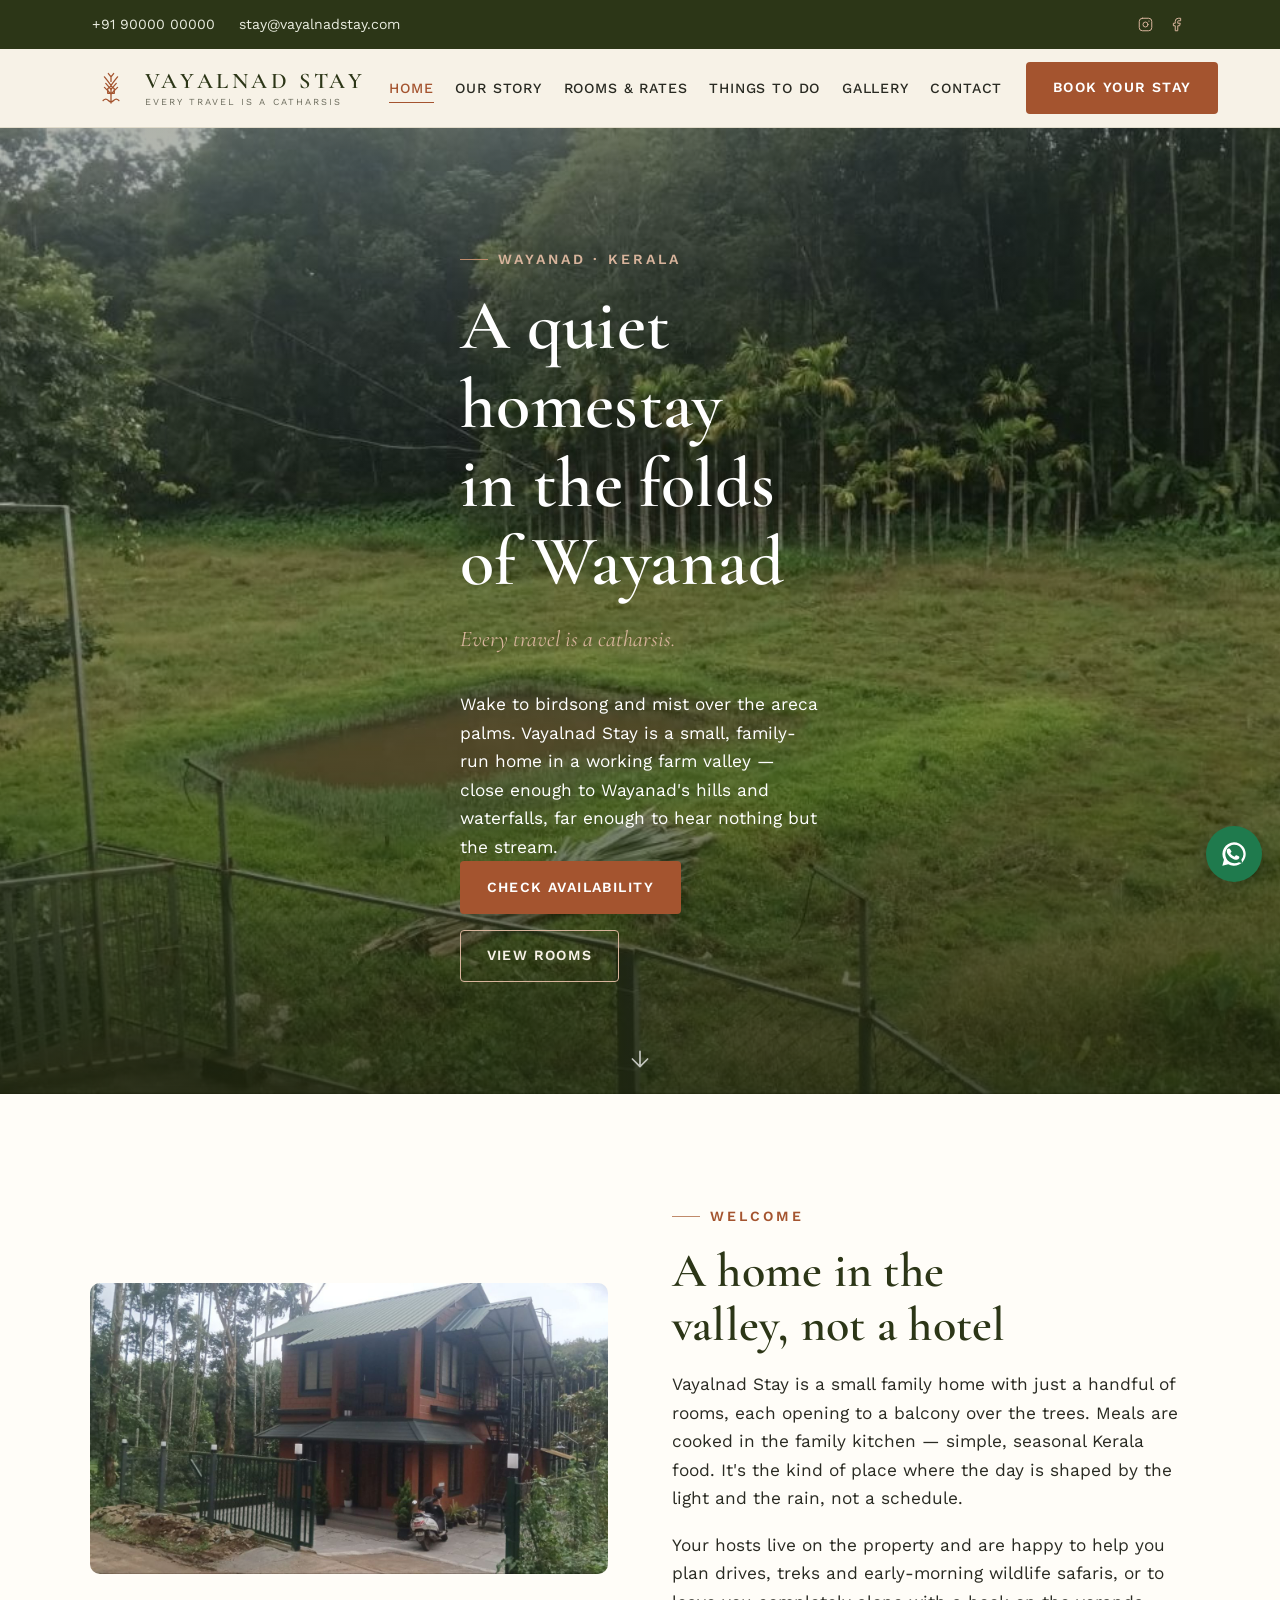
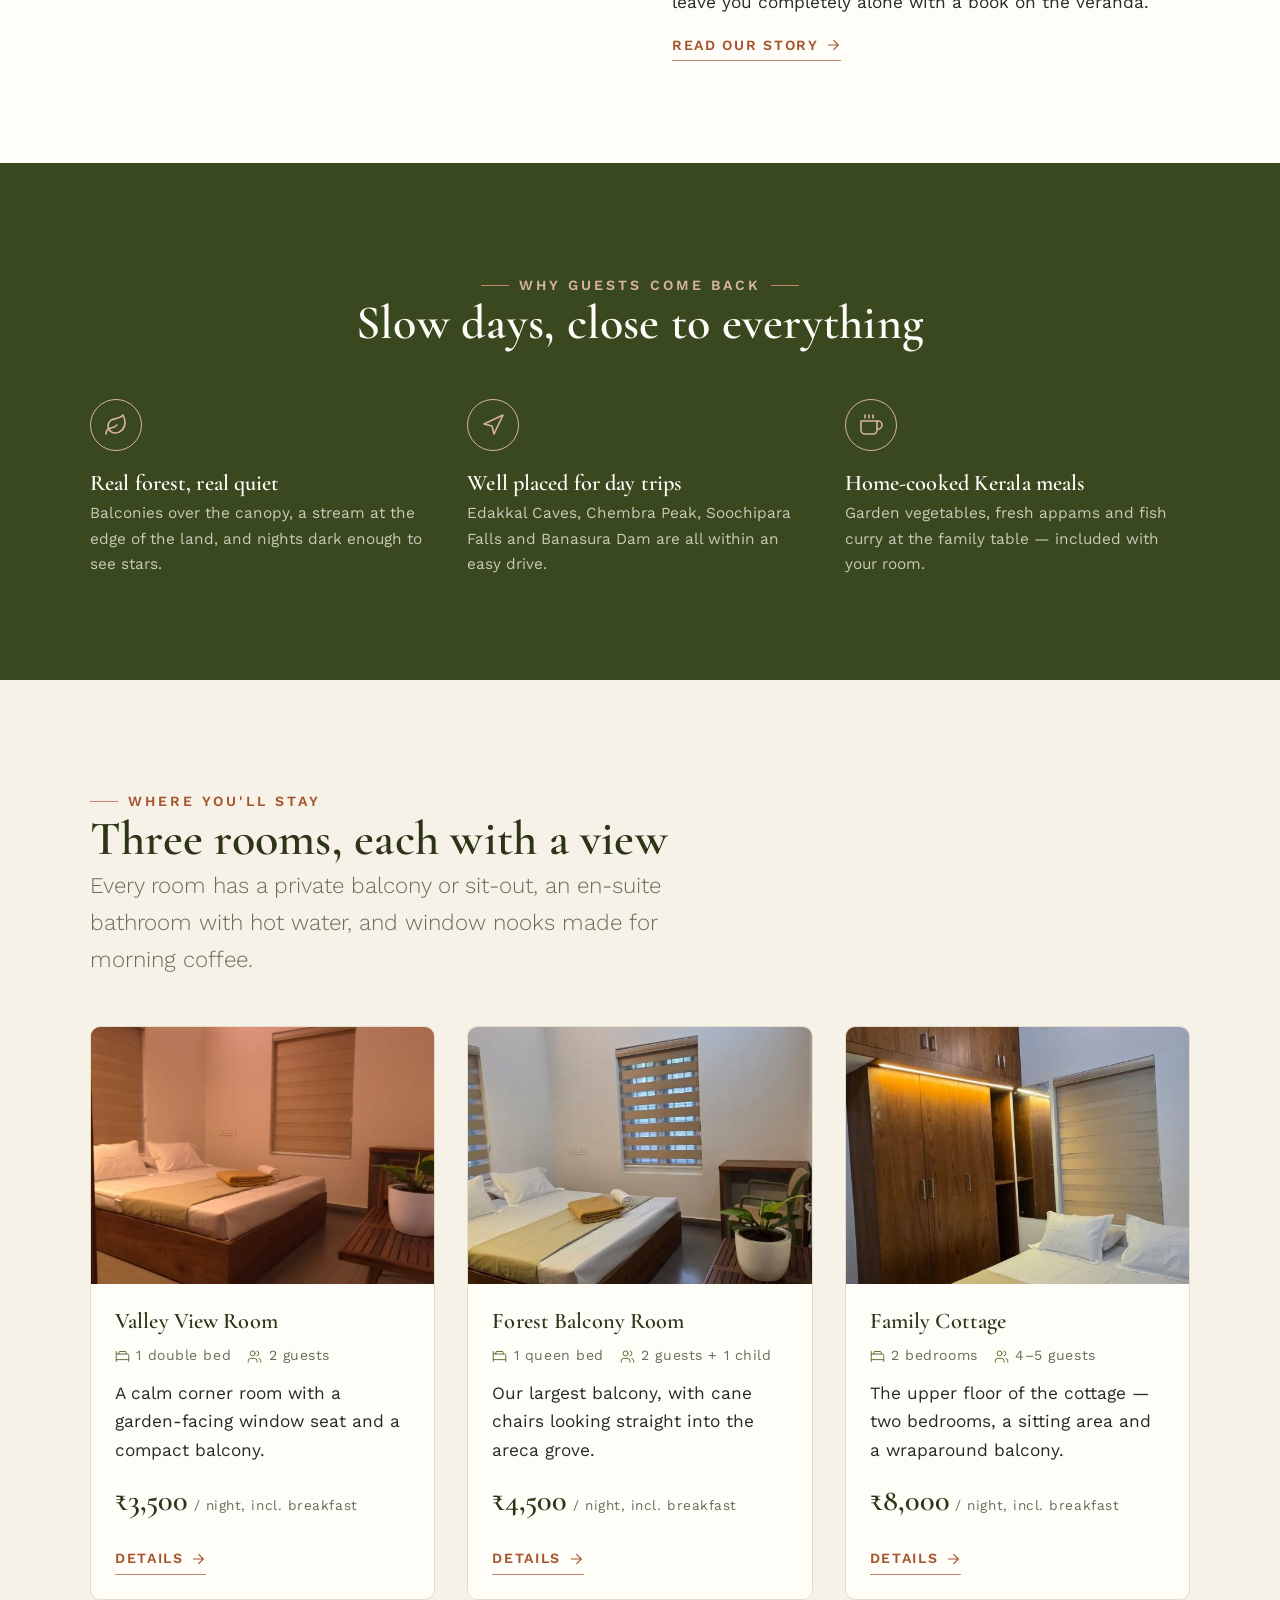
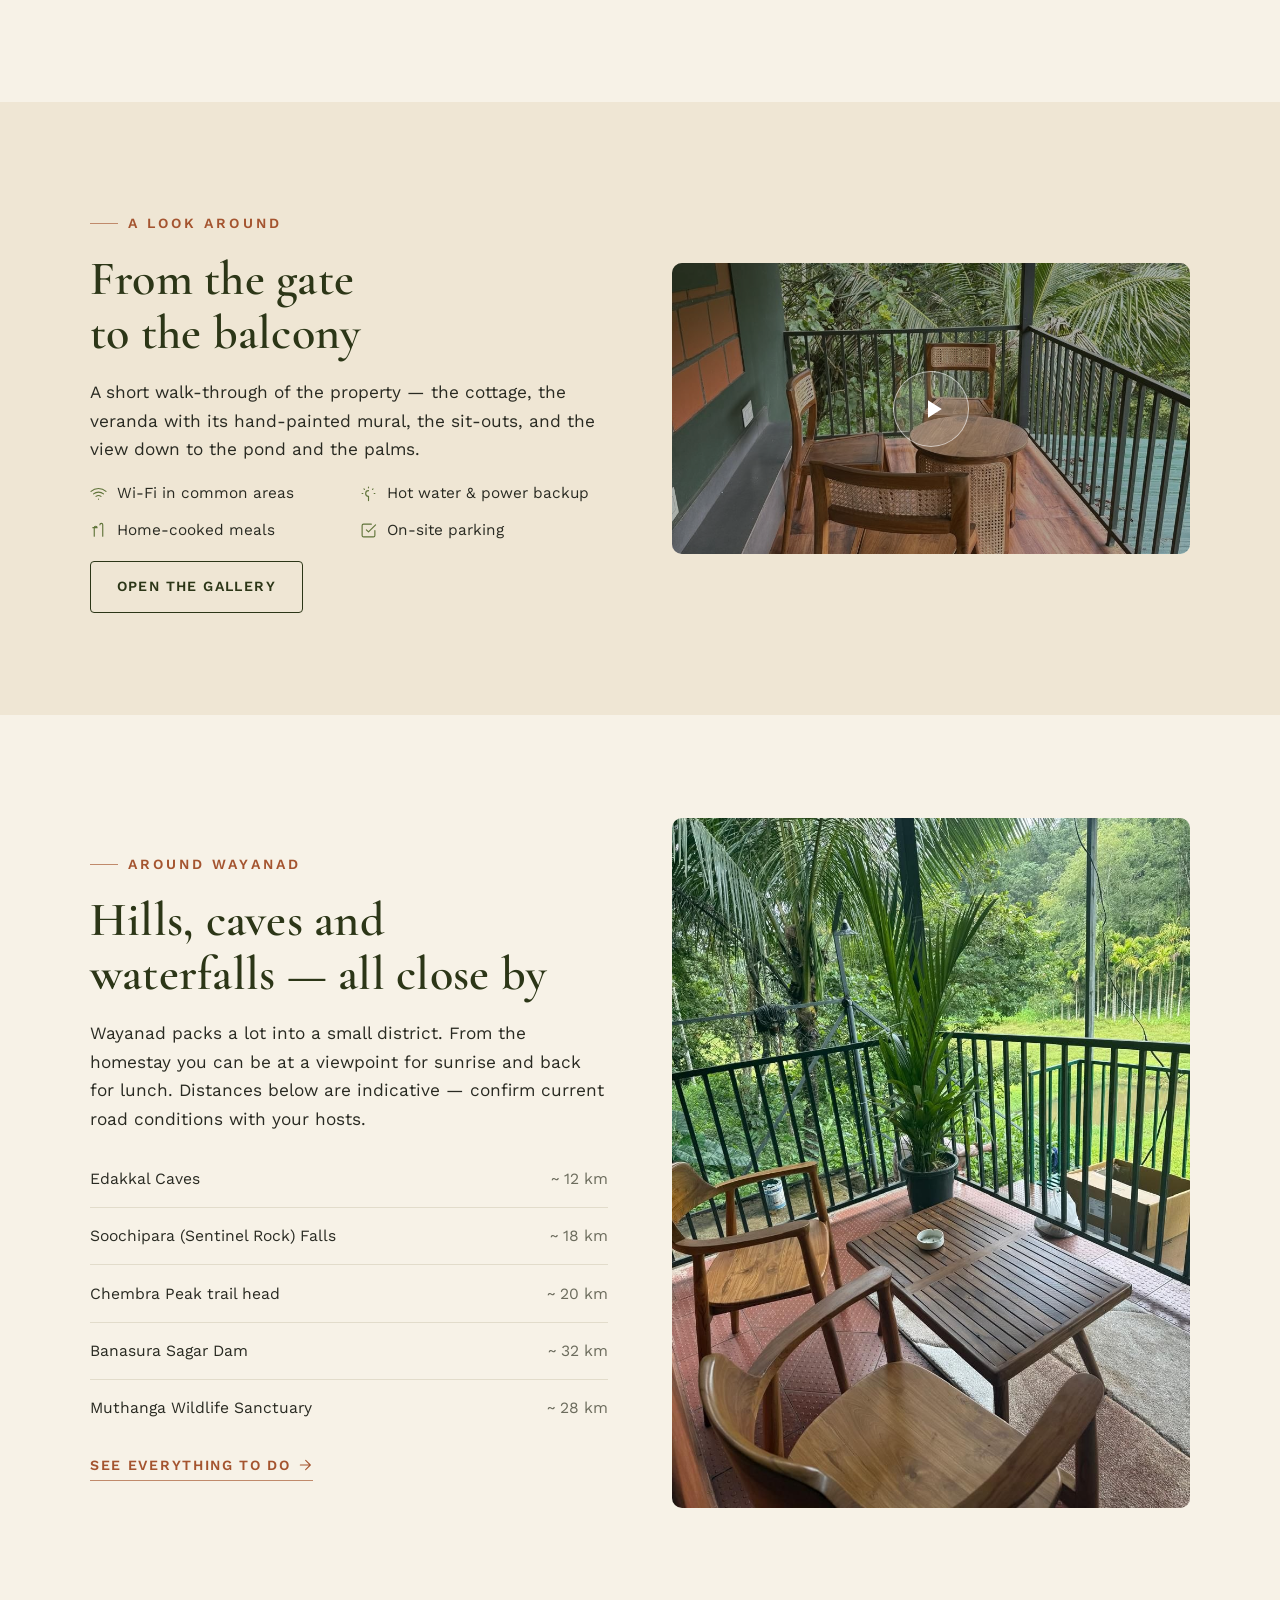
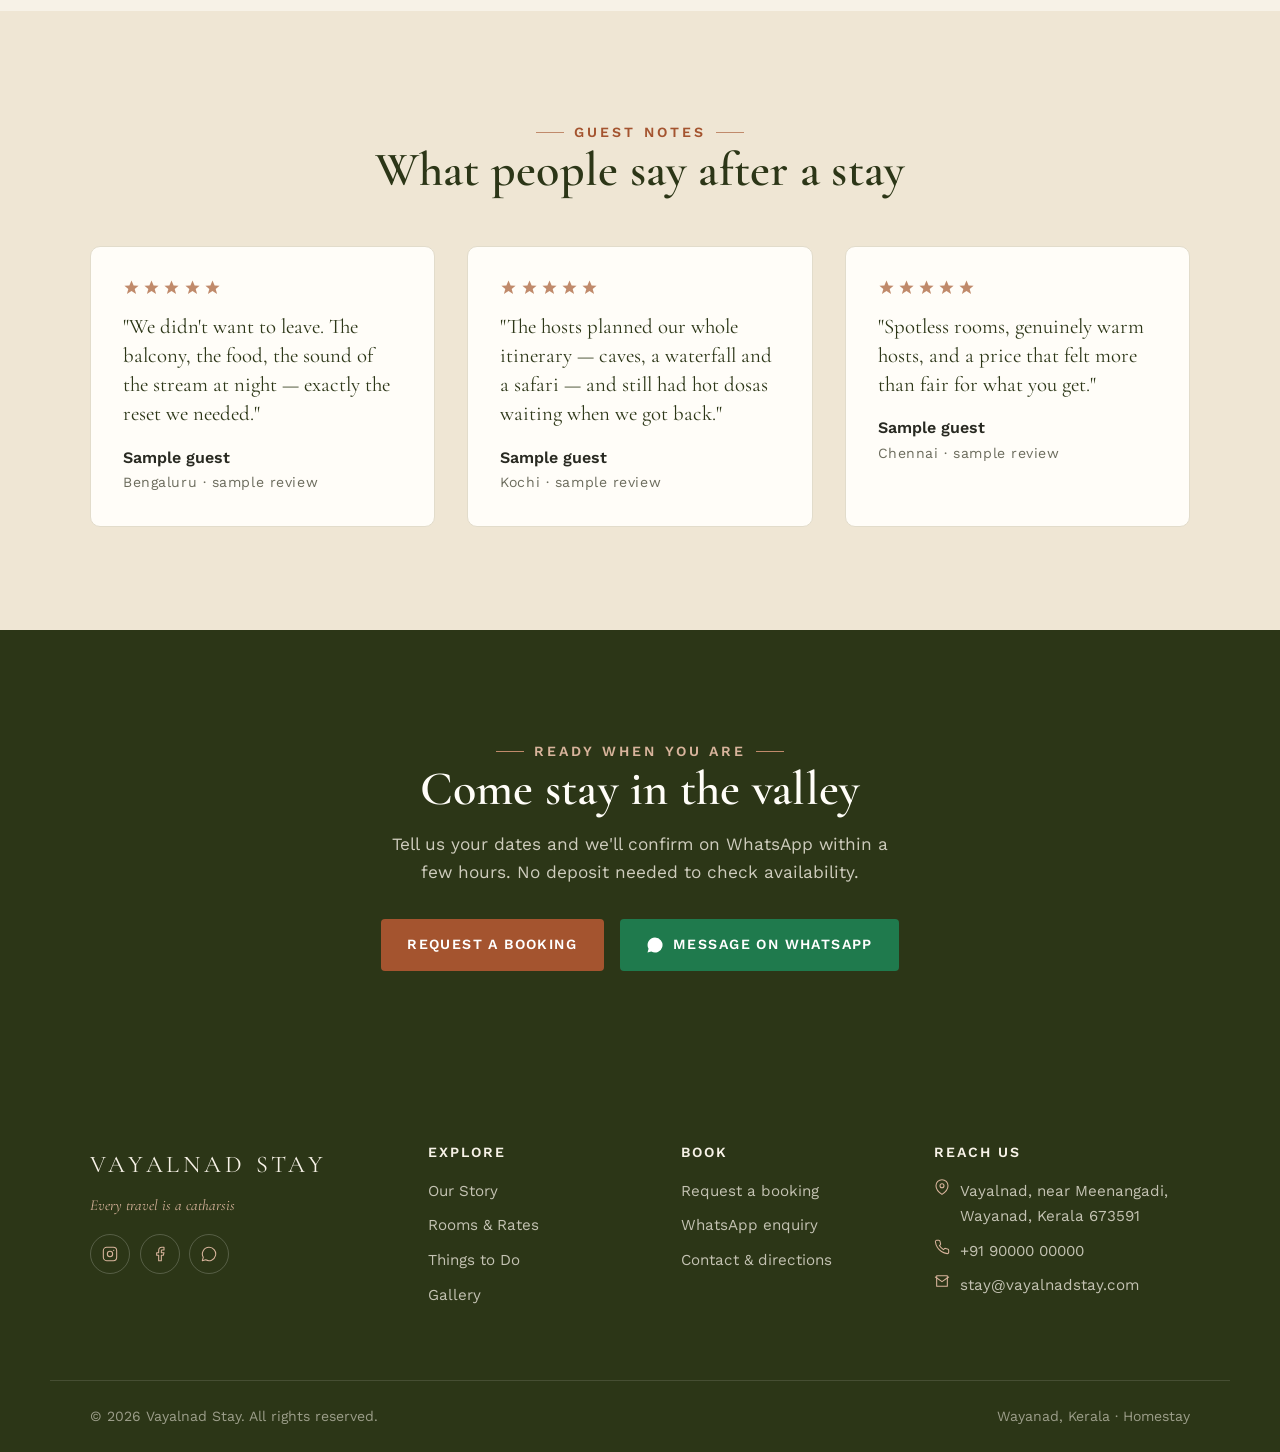
<file: site/index.html>
<!DOCTYPE html>
<html lang="en">
<head>
<meta charset="UTF-8">
<meta name="viewport" content="width=device-width, initial-scale=1">
<title>Vayalnad Stay — Forest homestay in Wayanad, Kerala</title>
<meta name="description" content="A quiet family-run homestay tucked into a forested farm valley in Wayanad, Kerala. Forest-view rooms, home-cooked Kerala meals, and easy access to Wayanad's hills, waterfalls and wildlife.">
<link rel="icon" href="assets/brand/favicon.svg" type="image/svg+xml">
<meta property="og:title" content="Vayalnad Stay — Forest homestay in Wayanad">
<meta property="og:description" content="Every travel is a catharsis. A quiet family-run homestay in the hills of Wayanad, Kerala.">
<meta property="og:type" content="website">
<meta property="og:image" content="assets/brand/logo.jpg">
<link rel="preconnect" href="https://fonts.googleapis.com">
<link rel="preconnect" href="https://fonts.gstatic.com" crossorigin>
<link rel="stylesheet" href="assets/css/styles.css">
</head>
<body>
<a class="skip-link" href="#main">Skip to content</a>

<!-- ================= TOP BAR ================= -->
<div class="topbar">
  <div class="container topbar__inner">
    <div class="topbar__group topbar__group--contact">
      <a href="#" data-tel data-tel-text><svg class="icon" viewBox="0 0 24 24"><path d="M15.05 5A5 5 0 0 1 19 8.95M15.05 1A9 9 0 0 1 23 8.94m-1 7.98v3a2 2 0 0 1-2.18 2 19.79 19.79 0 0 1-8.63-3.07 19.5 19.5 0 0 1-6-6 19.79 19.79 0 0 1-3.07-8.67A2 2 0 0 1 4.11 2h3a2 2 0 0 1 2 1.72c.13.96.36 1.9.7 2.81a2 2 0 0 1-.45 2.11L8.09 9.91a16 16 0 0 0 6 6l1.27-1.27a2 2 0 0 1 2.11-.45c.9.34 1.85.57 2.81.7A2 2 0 0 1 22 16.92z"/></svg><span>&nbsp;+91 90000 00000</span></a>
      <a href="#" data-email data-email-text><svg class="icon" viewBox="0 0 24 24"><path d="M4 4h16v16H4z"/><path d="m22 6-10 7L2 6"/></svg><span>&nbsp;stay@vayalnadstay.com</span></a>
    </div>
    <div class="topbar__group">
      <span class="sr-only">Follow us</span>
      <div class="topbar__socials">
        <a href="#" aria-label="Instagram" target="_blank" rel="noopener"><svg class="icon" viewBox="0 0 24 24"><rect x="2" y="2" width="20" height="20" rx="5"/><circle cx="12" cy="12" r="4"/><circle cx="17.5" cy="6.5" r="1" fill="currentColor" stroke="none"/></svg></a>
        <a href="#" aria-label="Facebook" target="_blank" rel="noopener"><svg class="icon" viewBox="0 0 24 24"><path d="M18 2h-3a5 5 0 0 0-5 5v3H7v4h3v8h4v-8h3l1-4h-4V7a1 1 0 0 1 1-1h3z"/></svg></a>
      </div>
    </div>
  </div>
</div>

<!-- ================= HEADER ================= -->
<header class="site-header">
  <div class="container site-header__inner">
    <a class="brand" href="index.html" aria-label="Vayalnad Stay — home">
      <svg class="brand__mark" viewBox="0 0 64 64" aria-hidden="true"><g fill="none" stroke="currentColor" stroke-width="2" stroke-linecap="round" stroke-linejoin="round"><path d="M32 55V33"/><path d="M32 41 22 31M32 41 42 31M32 34 24 25M32 34 40 25M32 28 26 20M32 28 38 20M32 22V14M26 20 22 15M38 20 42 15M32 15 28 10M32 15 36 10"/><path d="M27 40v-7l5-4 5 4v7z"/><path d="M20 51c3-3 5-3 8 0s5 3 8 0 5-3 8 0"/></g></svg>
      <span class="brand__text">
        <span class="brand__name">Vayalnad Stay</span>
        <span class="brand__tag">Every travel is a catharsis</span>
      </span>
    </a>

    <button class="nav-toggle" aria-expanded="false" aria-controls="primary-nav" aria-label="Open menu">
      <svg class="icon" viewBox="0 0 24 24"><path d="M3 12h18M3 6h18M3 18h18"/></svg>
    </button>

    <nav class="nav" id="primary-nav" aria-label="Primary">
      <button class="nav__close" aria-label="Close menu"><svg class="icon" viewBox="0 0 24 24"><path d="M18 6 6 18M6 6l12 12"/></svg></button>
      <ul class="nav__list">
        <li><a class="nav__link" href="index.html" aria-current="page">Home</a></li>
        <li><a class="nav__link" href="about.html">Our Story</a></li>
        <li><a class="nav__link" href="rooms.html">Rooms &amp; Rates</a></li>
        <li><a class="nav__link" href="things-to-do.html">Things to Do</a></li>
        <li><a class="nav__link" href="gallery.html">Gallery</a></li>
        <li><a class="nav__link" href="contact.html">Contact</a></li>
      </ul>
      <a class="btn btn--primary nav__cta nav__cta--mobile" href="booking.html">Book your stay</a>
    </nav>

    <a class="btn btn--primary nav__cta" href="booking.html">Book your stay</a>
  </div>
</header>

<main id="main">

<!-- ================= HERO ================= -->
<section class="hero">
  <div class="hero__media">
    <img src="assets/img/valley-pond.jpg" width="1280" height="720" alt="Green valley with a small pond, areca palms and forested hills at Vayalnad Stay" fetchpriority="high">
  </div>
  <div class="container hero__inner">
    <span class="eyebrow is-light">Wayanad &middot; Kerala</span>
    <h1>A quiet homestay in the folds of Wayanad</h1>
    <p class="hero__tagline">Every travel is a catharsis.</p>
    <p>Wake to birdsong and mist over the areca palms. Vayalnad Stay is a small, family-run home in a working farm valley — close enough to Wayanad's hills and waterfalls, far enough to hear nothing but the stream.</p>
    <div class="hero__actions">
      <a class="btn btn--primary" href="booking.html">Check availability</a>
      <a class="btn btn--on-dark" href="rooms.html">View rooms</a>
    </div>
  </div>
  <a class="hero__scroll" href="#welcome" aria-label="Scroll to content">
    <svg class="icon" viewBox="0 0 24 24"><path d="M12 5v14M19 12l-7 7-7-7"/></svg>
  </a>
</section>

<!-- ================= WELCOME ================= -->
<section class="section section--paper" id="welcome">
  <div class="container split">
    <div class="split__media reveal">
      <img src="assets/img/exterior-cottage.jpg" width="1280" height="720" alt="The brick-red cottage of Vayalnad Stay among tall areca palms" style="border-radius:10px">
    </div>
    <div class="split__body stack reveal">
      <span class="eyebrow">Welcome</span>
      <h2>A home in the valley, not a hotel</h2>
      <p>Vayalnad Stay is a small family home with just a handful of rooms, each opening to a balcony over the trees. Meals are cooked in the family kitchen — simple, seasonal Kerala food. It's the kind of place where the day is shaped by the light and the rain, not a schedule.</p>
      <p>Your hosts live on the property and are happy to help you plan drives, treks and early-morning wildlife safaris, or to leave you completely alone with a book on the veranda.</p>
      <a class="textlink" href="about.html">Read our story <svg class="icon" viewBox="0 0 24 24"><path d="M5 12h14M13 5l7 7-7 7"/></svg></a>
    </div>
  </div>
</section>

<!-- ================= FEATURES ================= -->
<section class="section section--green">
  <div class="container">
    <div class="section-head is-centered reveal">
      <span class="eyebrow is-light is-centered">Why guests come back</span>
      <h2>Slow days, close to everything</h2>
    </div>
    <div class="grid grid--3">
      <div class="feature reveal">
        <div class="feature__icon"><svg class="icon" viewBox="0 0 24 24"><path d="M11 20A7 7 0 0 1 9.8 6.1C15.5 5 17 4.48 19 2c1 2 2 4.18 2 8 0 5.5-4.78 10-10 10Z"/><path d="M2 21c0-3 1.85-5.36 5.08-6C9.5 14.52 12 13 13 12"/></svg></div>
        <h3>Real forest, real quiet</h3>
        <p>Balconies over the canopy, a stream at the edge of the land, and nights dark enough to see stars.</p>
      </div>
      <div class="feature reveal">
        <div class="feature__icon"><svg class="icon" viewBox="0 0 24 24"><path d="M3 11l19-9-9 19-2-8-8-2z"/></svg></div>
        <h3>Well placed for day trips</h3>
        <p>Edakkal Caves, Chembra Peak, Soochipara Falls and Banasura Dam are all within an easy drive.</p>
      </div>
      <div class="feature reveal">
        <div class="feature__icon"><svg class="icon" viewBox="0 0 24 24"><path d="M18 8h1a4 4 0 0 1 0 8h-1"/><path d="M2 8h16v9a4 4 0 0 1-4 4H6a4 4 0 0 1-4-4Z"/><path d="M6 2v3M10 2v3M14 2v3"/></svg></div>
        <h3>Home-cooked Kerala meals</h3>
        <p>Garden vegetables, fresh appams and fish curry at the family table — included with your room.</p>
      </div>
    </div>
  </div>
</section>

<!-- ================= ROOMS PREVIEW ================= -->
<section class="section">
  <div class="container">
    <div class="section-head reveal">
      <span class="eyebrow">Where you'll stay</span>
      <h2>Three rooms, each with a view</h2>
      <p class="lede">Every room has a private balcony or sit-out, an en-suite bathroom with hot water, and window nooks made for morning coffee.</p>
    </div>
    <div class="grid grid--3">
      <article class="card reveal">
        <div class="card__media"><img src="assets/img/room-valley-view.jpg" width="591" height="1280" alt="Bed with warm lighting and a tall window in the Valley View Room" loading="lazy"></div>
        <div class="card__body">
          <h3>Valley View Room</h3>
          <div class="card__meta">
            <span><svg class="icon" viewBox="0 0 24 24"><path d="M2 4v16M2 8h18a2 2 0 0 1 2 2v10M2 17h20M6 8V6a2 2 0 0 1 2-2h8a2 2 0 0 1 2 2v2"/></svg>1 double bed</span>
            <span><svg class="icon" viewBox="0 0 24 24"><path d="M16 21v-2a4 4 0 0 0-4-4H6a4 4 0 0 0-4 4v2"/><circle cx="9" cy="7" r="4"/><path d="M22 21v-2a4 4 0 0 0-3-3.87M16 3.13a4 4 0 0 1 0 7.75"/></svg>2 guests</span>
          </div>
          <p>A calm corner room with a garden-facing window seat and a compact balcony.</p>
          <div class="price"><span class="price__amount">&#8377;3,500</span><span class="price__unit">/ night, incl. breakfast</span></div>
          <div class="card__foot"><a class="textlink" href="rooms.html#valley-view">Details <svg class="icon" viewBox="0 0 24 24"><path d="M5 12h14M13 5l7 7-7 7"/></svg></a></div>
        </div>
      </article>
      <article class="card reveal">
        <div class="card__media"><img src="assets/img/room-twin-window.jpg" width="591" height="1280" alt="Twin-style room with layered blinds and forest light" loading="lazy"></div>
        <div class="card__body">
          <h3>Forest Balcony Room</h3>
          <div class="card__meta">
            <span><svg class="icon" viewBox="0 0 24 24"><path d="M2 4v16M2 8h18a2 2 0 0 1 2 2v10M2 17h20M6 8V6a2 2 0 0 1 2-2h8a2 2 0 0 1 2 2v2"/></svg>1 queen bed</span>
            <span><svg class="icon" viewBox="0 0 24 24"><path d="M16 21v-2a4 4 0 0 0-4-4H6a4 4 0 0 0-4 4v2"/><circle cx="9" cy="7" r="4"/><path d="M22 21v-2a4 4 0 0 0-3-3.87M16 3.13a4 4 0 0 1 0 7.75"/></svg>2 guests + 1 child</span>
          </div>
          <p>Our largest balcony, with cane chairs looking straight into the areca grove.</p>
          <div class="price"><span class="price__amount">&#8377;4,500</span><span class="price__unit">/ night, incl. breakfast</span></div>
          <div class="card__foot"><a class="textlink" href="rooms.html#forest-balcony">Details <svg class="icon" viewBox="0 0 24 24"><path d="M5 12h14M13 5l7 7-7 7"/></svg></a></div>
        </div>
      </article>
      <article class="card reveal">
        <div class="card__media"><img src="assets/img/room-wardrobe.jpg" width="591" height="1280" alt="Room with a full wooden wardrobe and soft cove lighting" loading="lazy"></div>
        <div class="card__body">
          <h3>Family Cottage</h3>
          <div class="card__meta">
            <span><svg class="icon" viewBox="0 0 24 24"><path d="M2 4v16M2 8h18a2 2 0 0 1 2 2v10M2 17h20M6 8V6a2 2 0 0 1 2-2h8a2 2 0 0 1 2 2v2"/></svg>2 bedrooms</span>
            <span><svg class="icon" viewBox="0 0 24 24"><path d="M16 21v-2a4 4 0 0 0-4-4H6a4 4 0 0 0-4 4v2"/><circle cx="9" cy="7" r="4"/><path d="M22 21v-2a4 4 0 0 0-3-3.87M16 3.13a4 4 0 0 1 0 7.75"/></svg>4–5 guests</span>
          </div>
          <p>The upper floor of the cottage — two bedrooms, a sitting area and a wraparound balcony.</p>
          <div class="price"><span class="price__amount">&#8377;8,000</span><span class="price__unit">/ night, incl. breakfast</span></div>
          <div class="card__foot"><a class="textlink" href="rooms.html#family-cottage">Details <svg class="icon" viewBox="0 0 24 24"><path d="M5 12h14M13 5l7 7-7 7"/></svg></a></div>
        </div>
      </article>
    </div>
  </div>
</section>

<!-- ================= EXPERIENCE / VIDEO ================= -->
<section class="section section--sand">
  <div class="container split split--media-right">
    <div class="split__media reveal">
      <div class="video-frame">
        <video src="assets/img/property-tour.mp4" poster="assets/img/balcony-forest.jpg" preload="none" playsinline></video>
        <button class="video-frame__play" aria-label="Play property tour video">
          <span><svg class="icon" viewBox="0 0 24 24"><path d="M8 5v14l11-7z"/></svg></span>
        </button>
      </div>
    </div>
    <div class="split__body stack reveal">
      <span class="eyebrow">A look around</span>
      <h2>From the gate to the balcony</h2>
      <p>A short walk-through of the property — the cottage, the veranda with its hand-painted mural, the sit-outs, and the view down to the pond and the palms.</p>
      <ul class="amenities">
        <li><svg class="icon" viewBox="0 0 24 24"><path d="M5 12.55a11 11 0 0 1 14.08 0M1.42 9a16 16 0 0 1 21.16 0M8.53 16.11a6 6 0 0 1 6.95 0M12 20h.01"/></svg>Wi-Fi in common areas</li>
        <li><svg class="icon" viewBox="0 0 24 24"><path d="M3 12h1M12 3v1M20 12h1M5.6 5.6l.7.7M18.4 5.6l-.7.7M12 8a4 4 0 0 0 0 8M12 16v6"/></svg>Hot water &amp; power backup</li>
        <li><svg class="icon" viewBox="0 0 24 24"><path d="M14 4c0-1.1.9-2 2-2s2 .9 2 2v16M6 8v12M6 8a2 2 0 1 1 4 0M6 8H4m2 0h4"/></svg>Home-cooked meals</li>
        <li><svg class="icon" viewBox="0 0 24 24"><path d="m9 11 3 3L22 4M21 12v7a2 2 0 0 1-2 2H5a2 2 0 0 1-2-2V5a2 2 0 0 1 2-2h11"/></svg>On-site parking</li>
      </ul>
      <a class="btn btn--ghost" href="gallery.html">Open the gallery</a>
    </div>
  </div>
</section>

<!-- ================= THINGS TO DO PREVIEW ================= -->
<section class="section">
  <div class="container">
    <div class="split">
      <div class="split__body stack reveal">
        <span class="eyebrow">Around Wayanad</span>
        <h2>Hills, caves and waterfalls — all close by</h2>
        <p>Wayanad packs a lot into a small district. From the homestay you can be at a viewpoint for sunrise and back for lunch. Distances below are indicative — confirm current road conditions with your hosts.</p>
        <ul class="facts">
          <li>Edakkal Caves <span class="facts__val">~ 12 km</span></li>
          <li>Soochipara (Sentinel Rock) Falls <span class="facts__val">~ 18 km</span></li>
          <li>Chembra Peak trail head <span class="facts__val">~ 20 km</span></li>
          <li>Banasura Sagar Dam <span class="facts__val">~ 32 km</span></li>
          <li>Muthanga Wildlife Sanctuary <span class="facts__val">~ 28 km</span></li>
        </ul>
        <a class="textlink" href="things-to-do.html">See everything to do <svg class="icon" viewBox="0 0 24 24"><path d="M5 12h14M13 5l7 7-7 7"/></svg></a>
      </div>
      <div class="split__media reveal">
        <img src="assets/img/balcony-table.jpg" width="960" height="1280" alt="Cane chairs and a teak table on a balcony overlooking the forest" style="border-radius:10px">
      </div>
    </div>
  </div>
</section>

<!-- ================= TESTIMONIALS ================= -->
<section class="section section--sand">
  <div class="container">
    <div class="section-head is-centered reveal">
      <span class="eyebrow is-centered">Guest notes</span>
      <h2>What people say after a stay</h2>
    </div>
    <div class="grid grid--3">
      <figure class="quote reveal">
        <div class="quote__stars" aria-label="5 out of 5">
          <svg class="icon" viewBox="0 0 24 24"><path d="m12 2 3 7 7 .5-5.5 4.5 2 7L12 17l-6.5 4 2-7L2 9.5 9 9z"/></svg><svg class="icon" viewBox="0 0 24 24"><path d="m12 2 3 7 7 .5-5.5 4.5 2 7L12 17l-6.5 4 2-7L2 9.5 9 9z"/></svg><svg class="icon" viewBox="0 0 24 24"><path d="m12 2 3 7 7 .5-5.5 4.5 2 7L12 17l-6.5 4 2-7L2 9.5 9 9z"/></svg><svg class="icon" viewBox="0 0 24 24"><path d="m12 2 3 7 7 .5-5.5 4.5 2 7L12 17l-6.5 4 2-7L2 9.5 9 9z"/></svg><svg class="icon" viewBox="0 0 24 24"><path d="m12 2 3 7 7 .5-5.5 4.5 2 7L12 17l-6.5 4 2-7L2 9.5 9 9z"/></svg>
        </div>
        <blockquote>"We didn't want to leave. The balcony, the food, the sound of the stream at night — exactly the reset we needed."</blockquote>
        <figcaption class="quote__by"><strong>Sample guest</strong>Bengaluru &middot; sample review</figcaption>
      </figure>
      <figure class="quote reveal">
        <div class="quote__stars" aria-label="5 out of 5">
          <svg class="icon" viewBox="0 0 24 24"><path d="m12 2 3 7 7 .5-5.5 4.5 2 7L12 17l-6.5 4 2-7L2 9.5 9 9z"/></svg><svg class="icon" viewBox="0 0 24 24"><path d="m12 2 3 7 7 .5-5.5 4.5 2 7L12 17l-6.5 4 2-7L2 9.5 9 9z"/></svg><svg class="icon" viewBox="0 0 24 24"><path d="m12 2 3 7 7 .5-5.5 4.5 2 7L12 17l-6.5 4 2-7L2 9.5 9 9z"/></svg><svg class="icon" viewBox="0 0 24 24"><path d="m12 2 3 7 7 .5-5.5 4.5 2 7L12 17l-6.5 4 2-7L2 9.5 9 9z"/></svg><svg class="icon" viewBox="0 0 24 24"><path d="m12 2 3 7 7 .5-5.5 4.5 2 7L12 17l-6.5 4 2-7L2 9.5 9 9z"/></svg>
        </div>
        <blockquote>"The hosts planned our whole itinerary — caves, a waterfall and a safari — and still had hot dosas waiting when we got back."</blockquote>
        <figcaption class="quote__by"><strong>Sample guest</strong>Kochi &middot; sample review</figcaption>
      </figure>
      <figure class="quote reveal">
        <div class="quote__stars" aria-label="5 out of 5">
          <svg class="icon" viewBox="0 0 24 24"><path d="m12 2 3 7 7 .5-5.5 4.5 2 7L12 17l-6.5 4 2-7L2 9.5 9 9z"/></svg><svg class="icon" viewBox="0 0 24 24"><path d="m12 2 3 7 7 .5-5.5 4.5 2 7L12 17l-6.5 4 2-7L2 9.5 9 9z"/></svg><svg class="icon" viewBox="0 0 24 24"><path d="m12 2 3 7 7 .5-5.5 4.5 2 7L12 17l-6.5 4 2-7L2 9.5 9 9z"/></svg><svg class="icon" viewBox="0 0 24 24"><path d="m12 2 3 7 7 .5-5.5 4.5 2 7L12 17l-6.5 4 2-7L2 9.5 9 9z"/></svg><svg class="icon" viewBox="0 0 24 24"><path d="m12 2 3 7 7 .5-5.5 4.5 2 7L12 17l-6.5 4 2-7L2 9.5 9 9z"/></svg>
        </div>
        <blockquote>"Spotless rooms, genuinely warm hosts, and a price that felt more than fair for what you get."</blockquote>
        <figcaption class="quote__by"><strong>Sample guest</strong>Chennai &middot; sample review</figcaption>
      </figure>
    </div>
  </div>
</section>

<!-- ================= CTA BAND ================= -->
<section class="section cta-band">
  <div class="container">
    <span class="eyebrow is-light is-centered">Ready when you are</span>
    <h2>Come stay in the valley</h2>
    <p>Tell us your dates and we'll confirm on WhatsApp within a few hours. No deposit needed to check availability.</p>
    <div class="cta-band__actions">
      <a class="btn btn--primary" href="booking.html">Request a booking</a>
      <a class="btn btn--wa" data-wa="Hello Vayalnad Stay, I'd like to check availability for a stay." href="#"><svg class="icon" viewBox="0 0 24 24"><path d="M12 2a10 10 0 0 0-8.6 15l-1.4 5 5.1-1.3A10 10 0 1 0 12 2Z" fill="currentColor" stroke="none"/><path d="M8.5 7.7c-.2-.5-.4-.5-.6-.5h-.5a1 1 0 0 0-.7.3c-.3.3-.9.9-.9 2.1s.9 2.4 1 2.6c.1.2 1.8 2.9 4.5 4 2.2.9 2.7.7 3.2.7.5-.1 1.6-.7 1.9-1.3.2-.7.2-1.2.1-1.3l-.5-.3-1.9-.9c-.3-.1-.5-.1-.7.1l-.7.9c-.1.2-.3.2-.5.1a6.3 6.3 0 0 1-1.9-1.1 7 7 0 0 1-1.3-1.6c-.1-.2 0-.4.1-.5l.4-.5c.2-.1.2-.3.3-.5v-.4L8.5 7.7Z" fill="#fff" stroke="none"/></svg>Message on WhatsApp</a>
    </div>
  </div>
</section>

</main>

<!-- ================= FOOTER ================= -->
<footer class="site-footer">
  <div class="container footer-grid">
    <div class="footer-col footer-brand">
      <div class="footer-brand__name">Vayalnad Stay</div>
      <p class="footer-brand__tag">Every travel is a catharsis</p>
      <div class="footer-socials">
        <a href="#" aria-label="Instagram" target="_blank" rel="noopener"><svg class="icon" viewBox="0 0 24 24"><rect x="2" y="2" width="20" height="20" rx="5"/><circle cx="12" cy="12" r="4"/><circle cx="17.5" cy="6.5" r="1" fill="currentColor" stroke="none"/></svg></a>
        <a href="#" aria-label="Facebook" target="_blank" rel="noopener"><svg class="icon" viewBox="0 0 24 24"><path d="M18 2h-3a5 5 0 0 0-5 5v3H7v4h3v8h4v-8h3l1-4h-4V7a1 1 0 0 1 1-1h3z"/></svg></a>
        <a href="#" data-wa="Hello Vayalnad Stay!" aria-label="WhatsApp"><svg class="icon" viewBox="0 0 24 24"><path d="M12 2a10 10 0 0 0-8.6 15l-1.4 5 5.1-1.3A10 10 0 1 0 12 2Z"/></svg></a>
      </div>
    </div>
    <div class="footer-col">
      <h4>Explore</h4>
      <ul>
        <li><a href="about.html">Our Story</a></li>
        <li><a href="rooms.html">Rooms &amp; Rates</a></li>
        <li><a href="things-to-do.html">Things to Do</a></li>
        <li><a href="gallery.html">Gallery</a></li>
      </ul>
    </div>
    <div class="footer-col">
      <h4>Book</h4>
      <ul>
        <li><a href="booking.html">Request a booking</a></li>
        <li><a href="#" data-wa="Hello Vayalnad Stay, I'd like to check availability.">WhatsApp enquiry</a></li>
        <li><a href="contact.html">Contact &amp; directions</a></li>
      </ul>
    </div>
    <div class="footer-col">
      <h4>Reach us</h4>
      <ul>
        <li class="with-icon"><svg class="icon" viewBox="0 0 24 24"><path d="M21 10c0 7-9 13-9 13s-9-6-9-13a9 9 0 0 1 18 0Z"/><circle cx="12" cy="10" r="3"/></svg><span>Vayalnad, near Meenangadi,<br>Wayanad, Kerala 673591</span></li>
        <li class="with-icon"><svg class="icon" viewBox="0 0 24 24"><path d="M22 16.92v3a2 2 0 0 1-2.18 2 19.79 19.79 0 0 1-8.63-3.07 19.5 19.5 0 0 1-6-6A19.79 19.79 0 0 1 2.09 4.18 2 2 0 0 1 4.11 2h3a2 2 0 0 1 2 1.72c.13.96.36 1.9.7 2.81a2 2 0 0 1-.45 2.11L8.09 9.91a16 16 0 0 0 6 6l1.27-1.27a2 2 0 0 1 2.11-.45c.9.34 1.85.57 2.81.7A2 2 0 0 1 22 16.92Z"/></svg><a href="#" data-tel data-tel-text>+91 90000 00000</a></li>
        <li class="with-icon"><svg class="icon" viewBox="0 0 24 24"><path d="M4 4h16v16H4z"/><path d="m22 6-10 7L2 6"/></svg><a href="#" data-email data-email-text>stay@vayalnadstay.com</a></li>
      </ul>
    </div>
  </div>
  <div class="container footer-bottom">
    <span>&copy; <span id="year">2025</span> Vayalnad Stay. All rights reserved.</span>
    <span>Wayanad, Kerala &middot; Homestay</span>
  </div>
</footer>

<a class="wa-fab" data-wa="Hello Vayalnad Stay, I have a question about staying with you." href="#" aria-label="Chat on WhatsApp">
  <svg class="icon" viewBox="0 0 24 24"><path d="M12 2a10 10 0 0 0-8.6 15l-1.4 5 5.1-1.3A10 10 0 1 0 12 2Zm0 2a8 8 0 0 1 6.3 12.9l.9 3-3-.8A8 8 0 1 1 12 4Z"/><path d="M8.5 7.7c-.2-.5-.4-.5-.6-.5h-.5a1 1 0 0 0-.7.3c-.3.3-.9.9-.9 2.1s.9 2.4 1 2.6c.1.2 1.8 2.9 4.5 4 2.2.9 2.7.7 3.2.7.5-.1 1.6-.7 1.9-1.3.2-.7.2-1.2.1-1.3l-.5-.3-1.9-.9c-.3-.1-.5-.1-.7.1l-.7.9c-.1.2-.3.2-.5.1a6.3 6.3 0 0 1-1.9-1.1 7 7 0 0 1-1.3-1.6c-.1-.2 0-.4.1-.5l.4-.5c.2-.1.2-.3.3-.5v-.4L8.5 7.7Z" fill="currentColor"/></svg>
</a>

<script src="assets/js/main.js"></script>
</body>
</html>
</file>
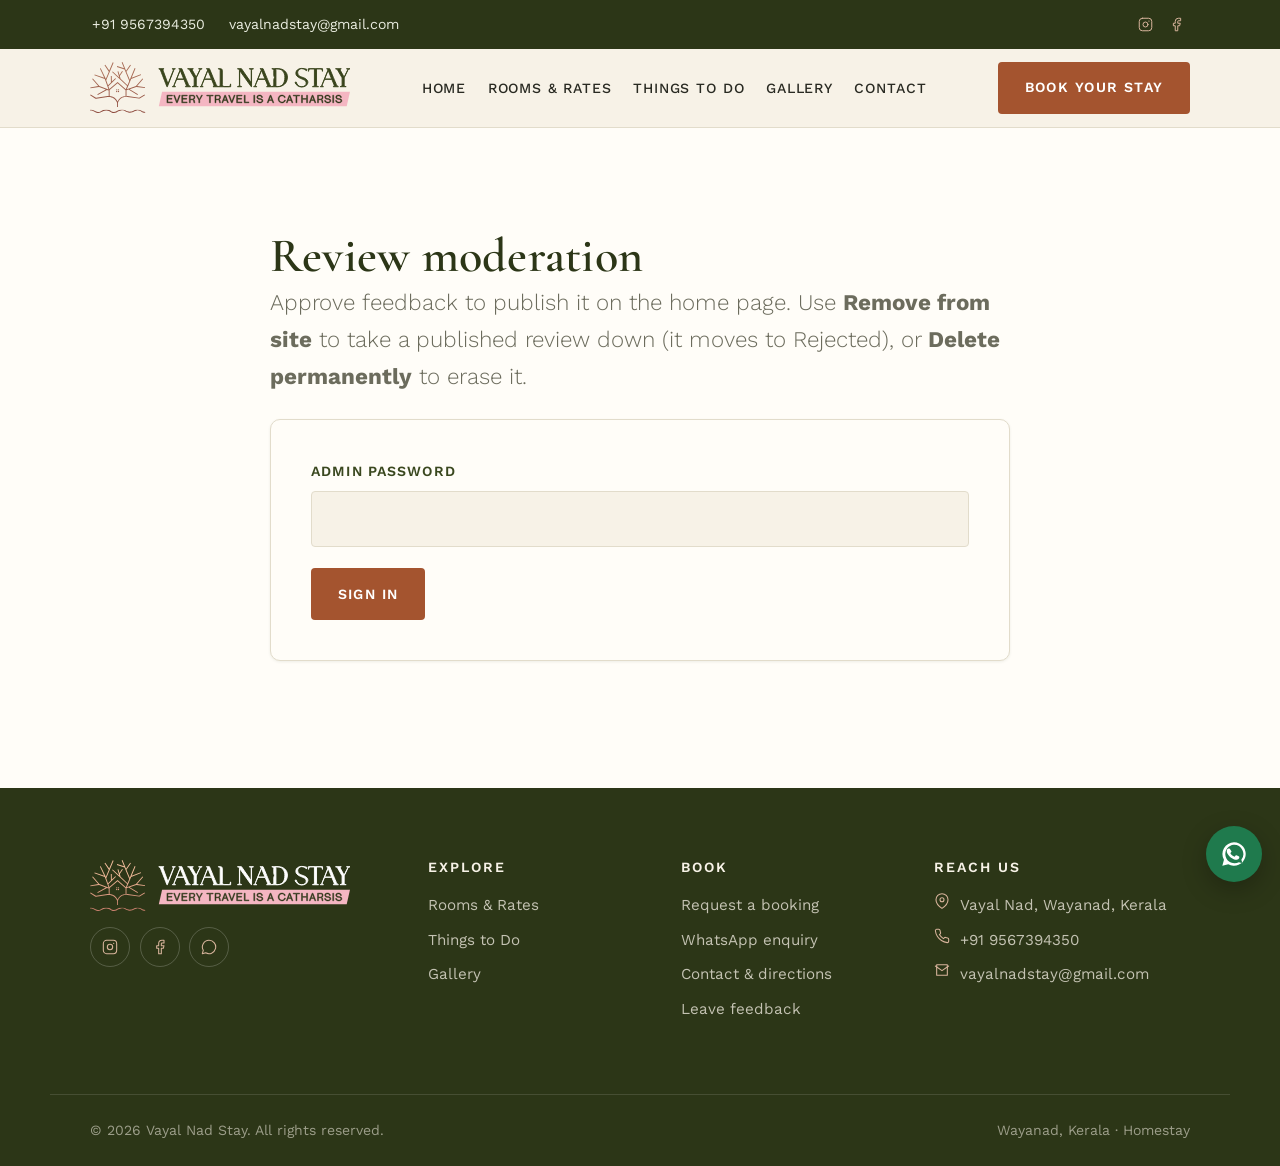
<file: admin.html>
<!DOCTYPE html>
<html lang="en">
<head>
<meta charset="UTF-8">
<meta name="viewport" content="width=device-width, initial-scale=1">
<meta name="robots" content="noindex, nofollow">
<title>Review moderation — Vayal Nad Stay</title>
<meta name="description" content="Admin">
<link rel="icon" href="assets/brand/favicon.svg" type="image/svg+xml">
<meta property="og:title" content="Admin">
<meta property="og:description" content="Admin">
<meta property="og:image" content="assets/brand/logo.jpg">
<link rel="preconnect" href="https://fonts.googleapis.com">
<link rel="preconnect" href="https://fonts.gstatic.com" crossorigin>
<link rel="stylesheet" href="assets/css/styles.css">
</head>
<body>
<a class="skip-link" href="#main">Skip to content</a>

<div class="topbar">
  <div class="container topbar__inner">
    <div class="topbar__group topbar__group--contact">
      <a href="#" data-tel data-tel-text><svg class="icon" viewBox="0 0 24 24"><path d="M22 16.92v3a2 2 0 0 1-2.18 2 19.79 19.79 0 0 1-8.63-3.07 19.5 19.5 0 0 1-6-6A19.79 19.79 0 0 1 2.09 4.18 2 2 0 0 1 4.11 2h3a2 2 0 0 1 2 1.72c.13.96.36 1.9.7 2.81a2 2 0 0 1-.45 2.11L8.09 9.91a16 16 0 0 0 6 6l1.27-1.27a2 2 0 0 1 2.11-.45c.9.34 1.85.57 2.81.7A2 2 0 0 1 22 16.92Z"/></svg><span>&nbsp;+91 9567394350</span></a>
      <a href="#" data-email data-email-text><svg class="icon" viewBox="0 0 24 24"><path d="M4 4h16v16H4z"/><path d="m22 6-10 7L2 6"/></svg><span>&nbsp;vayalnadstay@gmail.com</span></a>
    </div>
    <div class="topbar__group">
      <span class="sr-only">Follow us</span>
      <div class="topbar__socials">
        <a href="https://www.instagram.com/vayal_nad_stay" aria-label="Instagram" target="_blank" rel="noopener"><svg class="icon" viewBox="0 0 24 24"><rect x="2" y="2" width="20" height="20" rx="5"/><circle cx="12" cy="12" r="4"/><circle cx="17.5" cy="6.5" r="1" fill="currentColor" stroke="none"/></svg></a>
        <a href="https://www.facebook.com/share/1ByipynZVi/" aria-label="Facebook" target="_blank" rel="noopener"><svg class="icon" viewBox="0 0 24 24"><path d="M18 2h-3a5 5 0 0 0-5 5v3H7v4h3v8h4v-8h3l1-4h-4V7a1 1 0 0 1 1-1h3z"/></svg></a>
      </div>
    </div>
  </div>
</div>

<header class="site-header">
  <div class="container site-header__inner">
    <a class="brand" href="index.html" aria-label="Vayal Nad Stay — home"><img class="brand__logo" src="assets/brand/logo-header.svg" width="316" height="62" alt="Vayal Nad Stay — Every travel is a catharsis"></a>
    <button class="nav-toggle" aria-expanded="false" aria-controls="primary-nav" aria-label="Open menu">
      <svg class="icon" viewBox="0 0 24 24"><path d="M3 12h18M3 6h18M3 18h18"/></svg>
    </button>
    <nav class="nav" id="primary-nav" aria-label="Primary">
      <button class="nav__close" aria-label="Close menu"><svg class="icon" viewBox="0 0 24 24"><path d="M18 6 6 18M6 6l12 12"/></svg></button>
      <ul class="nav__list">
        <li><a class="nav__link" href="index.html">Home</a></li>
        <li><a class="nav__link" href="rooms.html">Rooms &amp; Rates</a></li>
        <li><a class="nav__link" href="things-to-do.html">Things to Do</a></li>
        <li><a class="nav__link" href="gallery.html">Gallery</a></li>
        <li><a class="nav__link" href="contact.html">Contact</a></li>
      </ul>
      <a class="btn btn--primary nav__cta nav__cta--mobile" href="booking.html">Book your stay</a>
    </nav>
    <a class="btn btn--primary nav__cta" href="booking.html">Book your stay</a>
  </div>
</header>

<main id="main">

<section class="section section--paper">
  <div class="container" style="max-width:820px">
    <h1 style="font-size:var(--step-3)">Review moderation</h1>
    <p class="lede" style="margin-bottom:1.5rem">Approve feedback to publish it on the home page. Use <strong>Remove from site</strong> to take a published review down (it moves to Rejected), or <strong>Delete permanently</strong> to erase it.</p>

    <form id="admin-login" class="form-card" style="margin-bottom:1.5rem">
      <div class="field">
        <label for="admin-token">Admin password</label>
        <input type="password" id="admin-token" autocomplete="current-password" required>
      </div>
      <button type="submit" class="btn btn--primary">Sign in</button>
      <div id="admin-login-status" class="form-status" role="status" aria-live="polite"></div>
    </form>

    <div id="admin-panel" hidden>
      <div class="admin-bar" id="admin-tabs">
        <button class="btn btn--ghost is-current" data-status="pending" type="button">Pending</button>
        <button class="btn btn--ghost" data-status="approved" type="button">Approved</button>
        <button class="btn btn--ghost" data-status="rejected" type="button">Rejected</button>
        <button class="btn btn--ghost" id="admin-signout" type="button">Sign out</button>
      </div>
      <div id="admin-list"></div>
    </div>
  </div>
</section>

<script>
(function () {
  var token = sessionStorage.getItem('vns_admin') || '';
  var current = 'pending';
  var login = document.getElementById('admin-login');
  var panel = document.getElementById('admin-panel');
  var list = document.getElementById('admin-list');
  var loginStatus = document.getElementById('admin-login-status');

  function api(path, opts) {
    opts = opts || {};
    opts.headers = Object.assign({ Authorization: 'Bearer ' + token, 'Content-Type': 'application/json' }, opts.headers || {});
    return fetch(path, opts).then(function (r) {
      if (r.status === 401) { signOut(); throw new Error('unauthorized'); }
      return r.json();
    });
  }
  function signOut() {
    token = ''; sessionStorage.removeItem('vns_admin');
    panel.hidden = true; login.hidden = false;
  }
  function make(tag, cls, text) { var n = document.createElement(tag); if (cls) n.className = cls; if (text) n.textContent = text; return n; }
  function act(id, action) {
    api('/api/admin/feedback/' + id, { method: 'POST', body: JSON.stringify({ action: action }) }).then(load);
  }
  function btn(label, id, action, cls) {
    var b = make('button', 'btn ' + cls, label); b.type = 'button';
    b.addEventListener('click', function () {
      if (action === 'delete') {
        // Two-step confirmation without a browser popup: first click arms the button.
        if (!b.classList.contains('is-armed')) {
          b.classList.add('is-armed');
          b.armedAt = Date.now();
          b.textContent = 'Tap again to delete';
          setTimeout(function () {
            b.classList.remove('is-armed');
            b.textContent = label;
          }, 4000);
          return;
        }
        if (Date.now() - b.armedAt < 600) return;
      }
      b.disabled = true;
      act(id, action);
    });
    return b;
  }
  function load() {
    api('/api/admin/feedback?status=' + current).then(function (data) {
      list.innerHTML = '';
      if (!data.items.length) { list.appendChild(make('p', 'reviews-empty', 'Nothing here.')); return; }
      data.items.forEach(function (it) {
        var box = make('div', 'admin-item');
        box.appendChild(make('div', 'admin-item__meta', '\u2605'.repeat(it.rating) + ' \u00B7 ' + it.name + ' \u00B7 ' + it.created_at + ' UTC'));
        box.appendChild(make('p', '', it.comment));
        var actions = make('div', 'admin-item__actions');
        if (it.status !== 'approved') actions.appendChild(btn('Approve & publish', it.id, 'approve', 'btn--primary'));
        if (it.status !== 'rejected') actions.appendChild(btn(it.status === 'approved' ? 'Remove from site' : 'Reject', it.id, 'reject', 'btn--ghost'));
        actions.appendChild(btn('Delete permanently', it.id, 'delete', 'btn--ghost'));
        box.appendChild(actions);
        list.appendChild(box);
      });
    }).catch(function () {});
  }
  function show() { login.hidden = true; panel.hidden = false; load(); }

  login.addEventListener('submit', function (e) {
    e.preventDefault();
    token = document.getElementById('admin-token').value;
    api('/api/admin/feedback?status=pending').then(function () {
      sessionStorage.setItem('vns_admin', token); show();
    }).catch(function () {
      loginStatus.textContent = 'Wrong password.'; loginStatus.className = 'form-status is-error';
    });
  });
  document.getElementById('admin-tabs').addEventListener('click', function (e) {
    var s = e.target.getAttribute('data-status');
    if (!s) return;
    current = s;
    [].forEach.call(this.querySelectorAll('[data-status]'), function (b) { b.classList.toggle('is-current', b === e.target); });
    load();
  });
  document.getElementById('admin-signout').addEventListener('click', signOut);
  if (token) { api('/api/admin/feedback?status=pending').then(show).catch(function () {}); }
})();
</script>

</main>

<footer class="site-footer">
  <div class="container footer-grid">
    <div class="footer-col footer-brand">
      <img class="footer-brand__logo" src="assets/brand/logo-footer.svg" width="316" height="62" alt="Vayal Nad Stay — Every travel is a catharsis" loading="lazy">
      <div class="footer-socials">
        <a href="https://www.instagram.com/vayal_nad_stay" aria-label="Instagram" target="_blank" rel="noopener"><svg class="icon" viewBox="0 0 24 24"><rect x="2" y="2" width="20" height="20" rx="5"/><circle cx="12" cy="12" r="4"/><circle cx="17.5" cy="6.5" r="1" fill="currentColor" stroke="none"/></svg></a>
        <a href="https://www.facebook.com/share/1ByipynZVi/" aria-label="Facebook" target="_blank" rel="noopener"><svg class="icon" viewBox="0 0 24 24"><path d="M18 2h-3a5 5 0 0 0-5 5v3H7v4h3v8h4v-8h3l1-4h-4V7a1 1 0 0 1 1-1h3z"/></svg></a>
        <a href="#" data-wa="Hello Vayal Nad Stay!" aria-label="WhatsApp"><svg class="icon" viewBox="0 0 24 24"><path d="M12 2a10 10 0 0 0-8.6 15l-1.4 5 5.1-1.3A10 10 0 1 0 12 2Z"/></svg></a>
      </div>
    </div>
    <div class="footer-col">
      <h4>Explore</h4>
      <ul>
        <li><a href="rooms.html">Rooms &amp; Rates</a></li>
        <li><a href="things-to-do.html">Things to Do</a></li>
        <li><a href="gallery.html">Gallery</a></li>
      </ul>
    </div>
    <div class="footer-col">
      <h4>Book</h4>
      <ul>
        <li><a href="booking.html">Request a booking</a></li>
        <li><a href="#" data-wa="Hello Vayal Nad Stay, I'd like to check availability.">WhatsApp enquiry</a></li>
        <li><a href="contact.html">Contact &amp; directions</a></li>
        <li><a href="feedback.html">Leave feedback</a></li>
      </ul>
    </div>
    <div class="footer-col">
      <h4>Reach us</h4>
      <ul>
        <li class="with-icon"><svg class="icon" viewBox="0 0 24 24"><path d="M21 10c0 7-9 13-9 13s-9-6-9-13a9 9 0 0 1 18 0Z"/><circle cx="12" cy="10" r="3"/></svg><a href="https://www.google.com/maps/search/?api=1&query=11.735161,76.137428" target="_blank" rel="noopener">Vayal Nad, Wayanad, Kerala</a></li>
        <li class="with-icon"><svg class="icon" viewBox="0 0 24 24"><path d="M22 16.92v3a2 2 0 0 1-2.18 2 19.79 19.79 0 0 1-8.63-3.07 19.5 19.5 0 0 1-6-6A19.79 19.79 0 0 1 2.09 4.18 2 2 0 0 1 4.11 2h3a2 2 0 0 1 2 1.72c.13.96.36 1.9.7 2.81a2 2 0 0 1-.45 2.11L8.09 9.91a16 16 0 0 0 6 6l1.27-1.27a2 2 0 0 1 2.11-.45c.9.34 1.85.57 2.81.7A2 2 0 0 1 22 16.92Z"/></svg><a href="#" data-tel data-tel-text>+91 9567394350</a></li>
        <li class="with-icon"><svg class="icon" viewBox="0 0 24 24"><path d="M4 4h16v16H4z"/><path d="m22 6-10 7L2 6"/></svg><a href="#" data-email data-email-text>vayalnadstay@gmail.com</a></li>
      </ul>
    </div>
  </div>
  <div class="container footer-bottom">
    <span>&copy; <span id="year">2025</span> Vayal Nad Stay. All rights reserved.</span>
    <span>Wayanad, Kerala &middot; Homestay</span>
  </div>
</footer>

<a class="wa-fab" data-wa="Hello Vayal Nad Stay, I have a question about staying with you." href="#" aria-label="Chat on WhatsApp">
  <svg class="icon" viewBox="0 0 24 24"><path d="M12 2a10 10 0 0 0-8.6 15l-1.4 5 5.1-1.3A10 10 0 1 0 12 2Zm0 2a8 8 0 0 1 6.3 12.9l.9 3-3-.8A8 8 0 1 1 12 4Z"/><path d="M8.5 7.7c-.2-.5-.4-.5-.6-.5h-.5a1 1 0 0 0-.7.3c-.3.3-.9.9-.9 2.1s.9 2.4 1 2.6c.1.2 1.8 2.9 4.5 4 2.2.9 2.7.7 3.2.7.5-.1 1.6-.7 1.9-1.3.2-.7.2-1.2.1-1.3l-.5-.3-1.9-.9c-.3-.1-.5-.1-.7.1l-.7.9c-.1.2-.3.2-.5.1a6.3 6.3 0 0 1-1.9-1.1 7 7 0 0 1-1.3-1.6c-.1-.2 0-.4.1-.5l.4-.5c.2-.1.2-.3.3-.5v-.4L8.5 7.7Z" fill="currentColor"/></svg>
</a>

<script src="assets/js/main.js"></script>
</body>
</html>
</file>
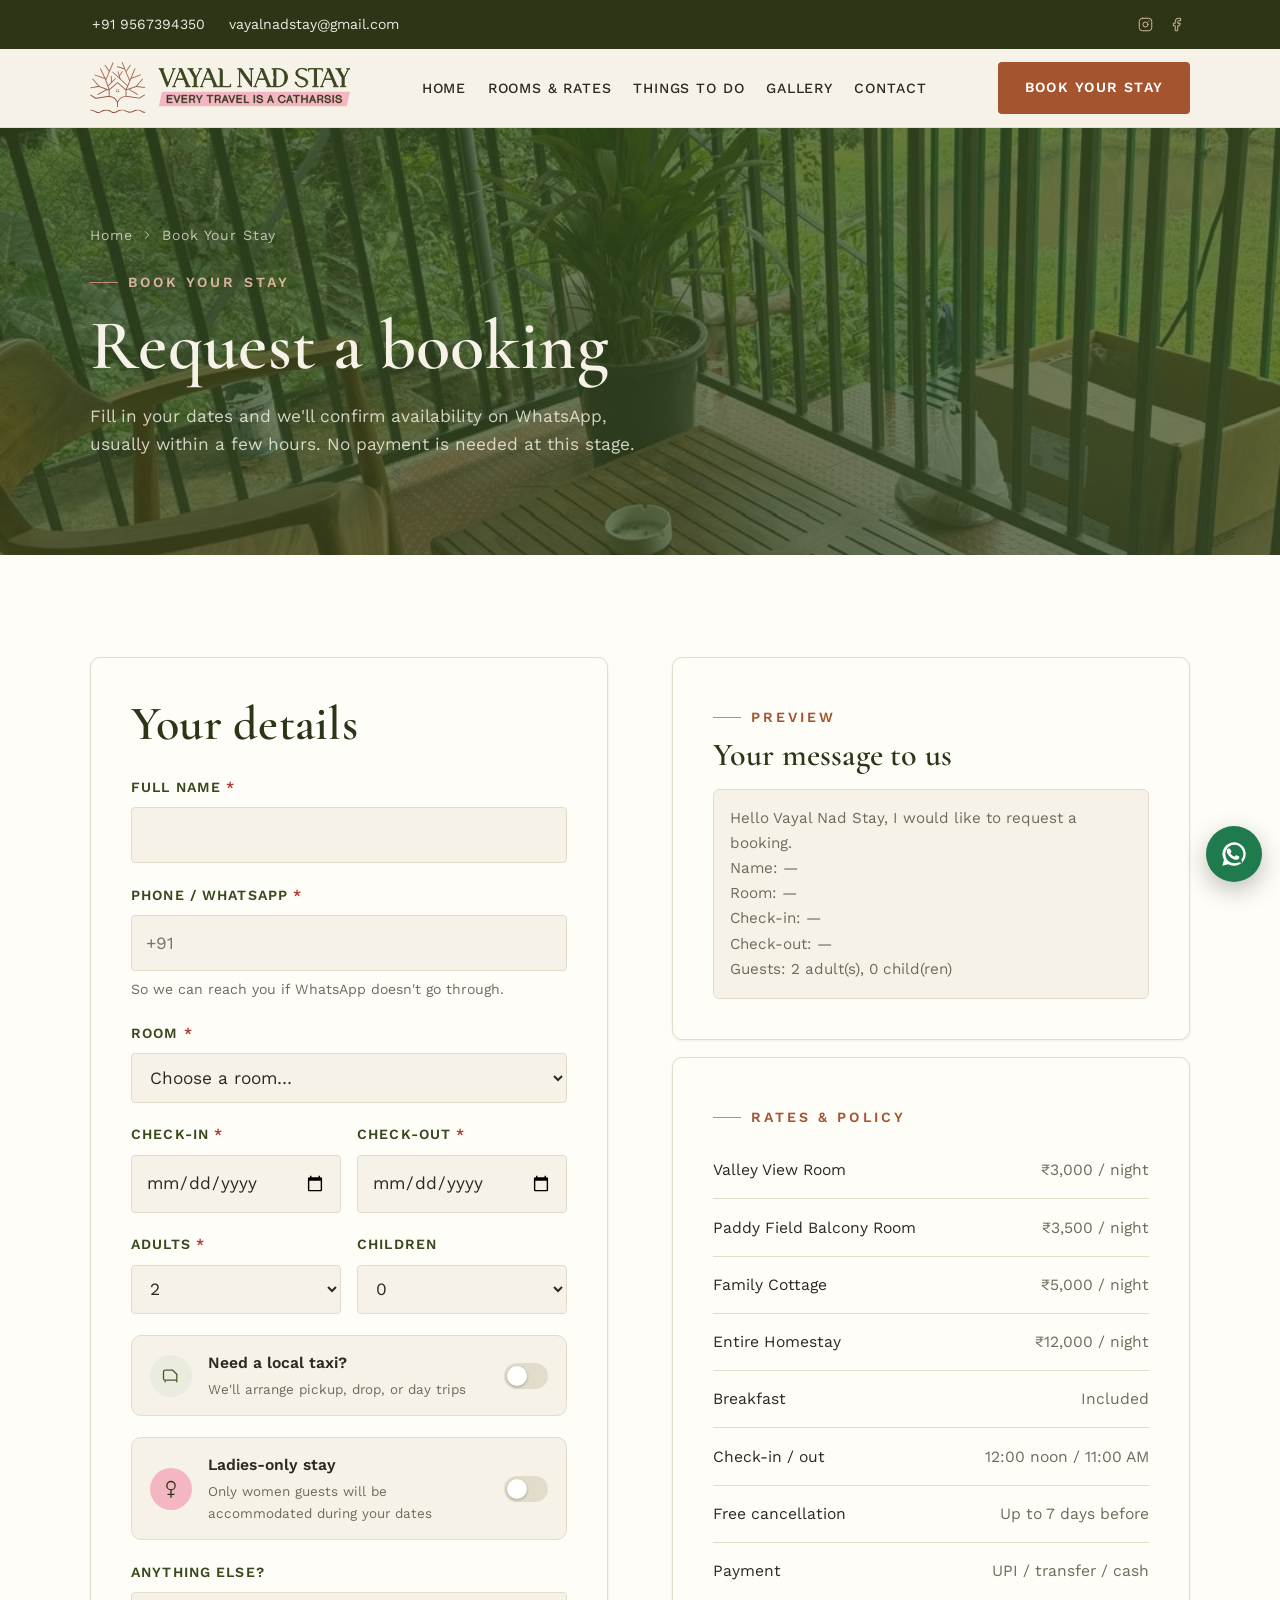
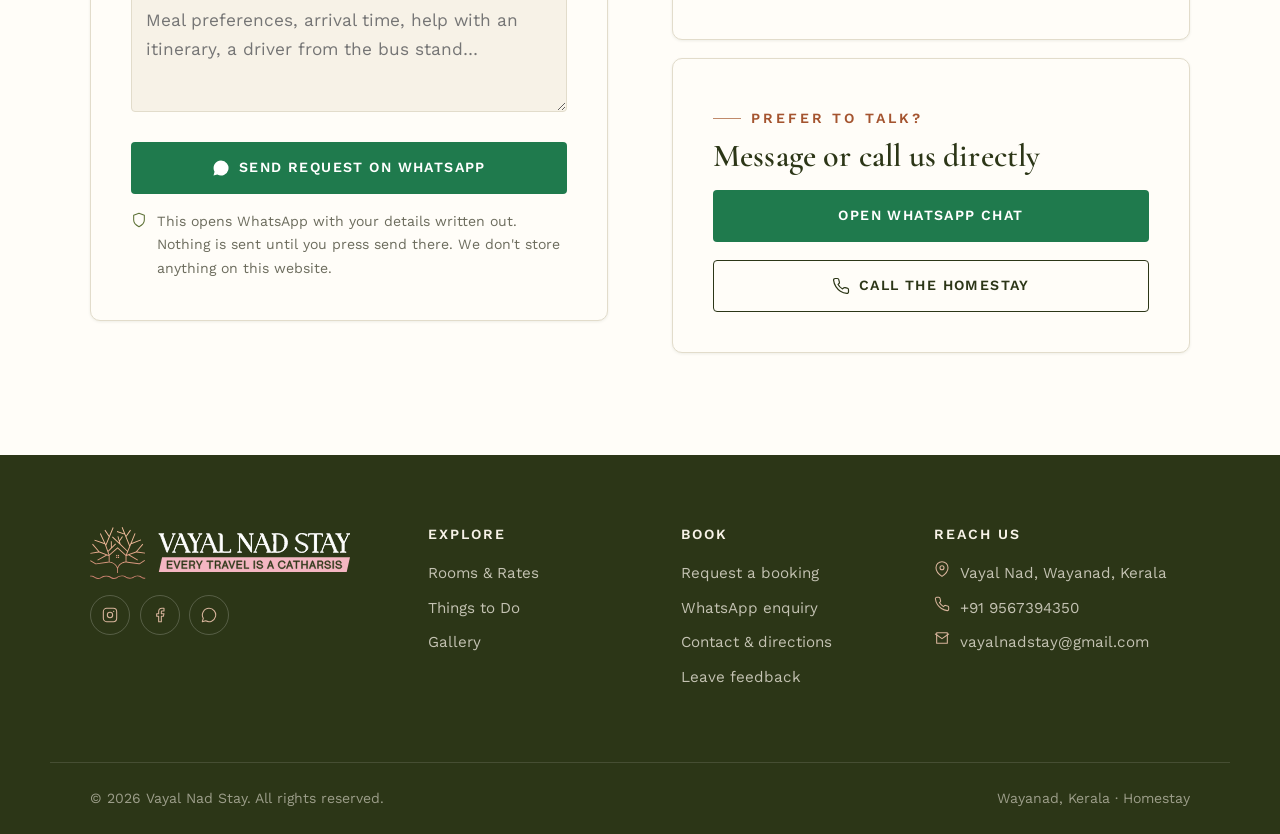
<file: booking.html>
<!DOCTYPE html>
<html lang="en">
<head>
<meta charset="UTF-8">
<meta name="viewport" content="width=device-width, initial-scale=1">
<title>Book Your Stay — Vayal Nad Stay, Wayanad</title>
<meta name="description" content="Request a booking at Vayal Nad Stay. Choose your room and dates and send the details to us on WhatsApp — no deposit needed to check availability.">
<link rel="icon" href="assets/brand/favicon.svg" type="image/svg+xml">
<meta property="og:title" content="Book Your Stay — Vayal Nad Stay">
<meta property="og:description" content="Choose a room and dates, then send us the details on WhatsApp.">
<meta property="og:image" content="assets/brand/logo.jpg">
<link rel="preconnect" href="https://fonts.googleapis.com">
<link rel="preconnect" href="https://fonts.gstatic.com" crossorigin>
<link rel="stylesheet" href="assets/css/styles.css">
</head>
<body>
<a class="skip-link" href="#main">Skip to content</a>

<div class="topbar">
  <div class="container topbar__inner">
    <div class="topbar__group topbar__group--contact">
      <a href="#" data-tel data-tel-text><svg class="icon" viewBox="0 0 24 24"><path d="M22 16.92v3a2 2 0 0 1-2.18 2 19.79 19.79 0 0 1-8.63-3.07 19.5 19.5 0 0 1-6-6A19.79 19.79 0 0 1 2.09 4.18 2 2 0 0 1 4.11 2h3a2 2 0 0 1 2 1.72c.13.96.36 1.9.7 2.81a2 2 0 0 1-.45 2.11L8.09 9.91a16 16 0 0 0 6 6l1.27-1.27a2 2 0 0 1 2.11-.45c.9.34 1.85.57 2.81.7A2 2 0 0 1 22 16.92Z"/></svg><span>&nbsp;+91 9567394350</span></a>
      <a href="#" data-email data-email-text><svg class="icon" viewBox="0 0 24 24"><path d="M4 4h16v16H4z"/><path d="m22 6-10 7L2 6"/></svg><span>&nbsp;vayalnadstay@gmail.com</span></a>
    </div>
    <div class="topbar__group">
      <span class="sr-only">Follow us</span>
      <div class="topbar__socials">
        <a href="https://www.instagram.com/vayal_nad_stay" aria-label="Instagram" target="_blank" rel="noopener"><svg class="icon" viewBox="0 0 24 24"><rect x="2" y="2" width="20" height="20" rx="5"/><circle cx="12" cy="12" r="4"/><circle cx="17.5" cy="6.5" r="1" fill="currentColor" stroke="none"/></svg></a>
        <a href="https://www.facebook.com/share/1ByipynZVi/" aria-label="Facebook" target="_blank" rel="noopener"><svg class="icon" viewBox="0 0 24 24"><path d="M18 2h-3a5 5 0 0 0-5 5v3H7v4h3v8h4v-8h3l1-4h-4V7a1 1 0 0 1 1-1h3z"/></svg></a>
      </div>
    </div>
  </div>
</div>

<header class="site-header">
  <div class="container site-header__inner">
    <a class="brand" href="index.html" aria-label="Vayal Nad Stay — home"><img class="brand__logo" src="assets/brand/logo-header.svg" width="316" height="62" alt="Vayal Nad Stay — Every travel is a catharsis"></a>
    <button class="nav-toggle" aria-expanded="false" aria-controls="primary-nav" aria-label="Open menu">
      <svg class="icon" viewBox="0 0 24 24"><path d="M3 12h18M3 6h18M3 18h18"/></svg>
    </button>
    <nav class="nav" id="primary-nav" aria-label="Primary">
      <button class="nav__close" aria-label="Close menu"><svg class="icon" viewBox="0 0 24 24"><path d="M18 6 6 18M6 6l12 12"/></svg></button>
      <ul class="nav__list">
        <li><a class="nav__link" href="index.html">Home</a></li>
        <li><a class="nav__link" href="rooms.html">Rooms &amp; Rates</a></li>
        <li><a class="nav__link" href="things-to-do.html">Things to Do</a></li>
        <li><a class="nav__link" href="gallery.html">Gallery</a></li>
        <li><a class="nav__link" href="contact.html">Contact</a></li>
      </ul>
      <a class="btn btn--primary nav__cta nav__cta--mobile" href="booking.html">Book your stay</a>
    </nav>
    <a class="btn btn--primary nav__cta" href="booking.html">Book your stay</a>
  </div>
</header>

<main id="main">

<section class="page-hero">
  <div class="page-hero__media"><img src="assets/img/balcony-table.jpg" width="960" height="1280" alt="" aria-hidden="true"></div>
  <div class="container">
    <nav class="breadcrumb" aria-label="Breadcrumb">
      <a href="index.html">Home</a><svg class="icon" viewBox="0 0 24 24"><path d="m9 18 6-6-6-6"/></svg><span>Book Your Stay</span>
    </nav>
    <span class="eyebrow is-light">Book Your Stay</span>
    <h1>Request a booking</h1>
    <p>Fill in your dates and we'll confirm availability on WhatsApp, usually within a few hours. No payment is needed at this stage.</p>
  </div>
</section>

<section class="section section--paper">
  <div class="container">
    <div class="split" style="align-items:start">

      <div class="reveal">
        <form class="form-card" id="booking-form" novalidate>
          <h2 style="margin-bottom:1.5rem">Your details</h2>

          <div class="field">
            <label for="name">Full name <span class="req" aria-hidden="true">*</span></label>
            <input type="text" id="name" name="name" autocomplete="name" required>
            <p class="field__error">Please tell us your name.</p>
          </div>

          <div class="field">
            <label for="phone">Phone / WhatsApp <span class="req" aria-hidden="true">*</span></label>
            <input type="tel" id="phone" name="phone" autocomplete="tel" inputmode="tel" placeholder="+91 " required>
            <p class="field__hint">So we can reach you if WhatsApp doesn't go through.</p>
            <p class="field__error">Please add a number we can reach you on.</p>
          </div>

          <div class="field">
            <label for="room">Room <span class="req" aria-hidden="true">*</span></label>
            <select id="room" name="room" required>
              <option value="">Choose a room…</option>
              <option value="Valley View Room">Valley View Room — &#8377;3,000 / night</option>
              <option value="Paddy Field Balcony Room">Paddy Field Balcony Room — &#8377;3,500 / night</option>
              <option value="Family Cottage">Family Cottage (whole floor) — &#8377;5,000 / night</option>
              <option value="Entire Homestay">Entire Homestay (whole property) — &#8377;12,000 / night</option>
              <option value="Not sure yet">Not sure yet — please advise</option>
            </select>
            <p class="field__error">Please choose a room (or "not sure yet").</p>
          </div>

          <div class="field-row">
            <div class="field">
              <label for="checkin">Check-in <span class="req" aria-hidden="true">*</span></label>
              <input type="date" id="checkin" name="checkin" required>
              <p class="field__error">Pick a check-in date.</p>
            </div>
            <div class="field">
              <label for="checkout">Check-out <span class="req" aria-hidden="true">*</span></label>
              <input type="date" id="checkout" name="checkout" required>
              <p class="field__error">Check-out must be after check-in.</p>
            </div>
          </div>

          <div class="field-row">
            <div class="field">
              <label for="adults">Adults <span class="req" aria-hidden="true">*</span></label>
              <select id="adults" name="adults" required>
                <option value="1">1</option>
                <option value="2" selected>2</option>
                <option value="3">3</option>
                <option value="4">4</option>
                <option value="5">5</option>
                <option value="6">6</option>
              </select>
              <p class="field__error">How many adults?</p>
            </div>
            <div class="field">
              <label for="children">Children</label>
              <select id="children" name="children">
                <option value="0" selected>0</option>
                <option value="1">1</option>
                <option value="2">2</option>
                <option value="3">3</option>
              </select>
            </div>
          </div>

          <div class="field">
            <label class="option-toggle">
              <input type="checkbox" id="taxi" name="taxi" value="Yes">
              <span class="option-toggle__icon"><svg class="icon" viewBox="0 0 24 24"><path d="M5 17h14M5 17a2 2 0 0 1-2-2V7a2 2 0 0 1 2-2h9l5 5v5a2 2 0 0 1-2 2M5 17v2M19 17v2"/></svg></span>
              <span class="option-toggle__text">
                <strong>Need a local taxi?</strong>
                <small>We'll arrange pickup, drop, or day trips</small>
              </span>
              <span class="option-toggle__switch" aria-hidden="true"></span>
            </label>
          </div>

          <div class="field">
            <label class="option-toggle option-toggle--ladies">
              <input type="checkbox" id="ladies" name="ladies" value="Yes">
              <span class="option-toggle__icon"><svg class="icon" viewBox="0 0 24 24"><circle cx="12" cy="8" r="5"/><path d="M12 13v9M8.5 18.5h7"/></svg></span>
              <span class="option-toggle__text">
                <strong>Ladies-only stay</strong>
                <small>Only women guests will be accommodated during your dates</small>
              </span>
              <span class="option-toggle__switch" aria-hidden="true"></span>
            </label>
          </div>

          <div class="field">
            <label for="message">Anything else?</label>
            <textarea id="message" name="message" placeholder="Meal preferences, arrival time, help with an itinerary, a driver from the bus stand…"></textarea>
          </div>

          <button type="submit" class="btn btn--wa btn--block">
            <svg class="icon" viewBox="0 0 24 24"><path d="M12 2a10 10 0 0 0-8.6 15l-1.4 5 5.1-1.3A10 10 0 1 0 12 2Z" fill="currentColor" stroke="none"/><path d="M8.5 7.7c-.2-.5-.4-.5-.6-.5h-.5a1 1 0 0 0-.7.3c-.3.3-.9.9-.9 2.1s.9 2.4 1 2.6c.1.2 1.8 2.9 4.5 4 2.2.9 2.7.7 3.2.7.5-.1 1.6-.7 1.9-1.3.2-.7.2-1.2.1-1.3l-.5-.3-1.9-.9c-.3-.1-.5-.1-.7.1l-.7.9c-.1.2-.3.2-.5.1a6.3 6.3 0 0 1-1.9-1.1 7 7 0 0 1-1.3-1.6c-.1-.2 0-.4.1-.5l.4-.5c.2-.1.2-.3.3-.5v-.4L8.5 7.7Z" fill="#fff" stroke="none"/></svg>
            Send request on WhatsApp
          </button>
          <p class="form-note">
            <svg class="icon" viewBox="0 0 24 24"><path d="M12 22s8-4 8-10V5l-8-3-8 3v7c0 6 8 10 8 10Z"/></svg>
            This opens WhatsApp with your details written out. Nothing is sent until you press send there. We don't store anything on this website.
          </p>
        </form>
      </div>

      <div class="reveal stack">
        <div class="form-card">
          <span class="eyebrow">Preview</span>
          <h3 style="margin:.5rem 0 1rem">Your message to us</h3>
          <pre id="booking-summary" style="white-space:pre-wrap;overflow-wrap:anywhere;max-width:100%;font-family:inherit;font-size:.95rem;color:var(--muted);background:var(--cream);border:1px solid var(--line);border-radius:6px;padding:1rem;min-height:170px"></pre>
        </div>

        <div class="form-card">
          <span class="eyebrow">Rates &amp; policy</span>
          <ul class="facts" style="margin-top:.8rem">
            <li>Valley View Room <span class="facts__val">&#8377;3,000 / night</span></li>
            <li>Paddy Field Balcony Room <span class="facts__val">&#8377;3,500 / night</span></li>
            <li>Family Cottage <span class="facts__val">&#8377;5,000 / night</span></li>
            <li>Entire Homestay <span class="facts__val">&#8377;12,000 / night</span></li>
            <li>Breakfast <span class="facts__val">Included</span></li>
            <li>Check-in / out <span class="facts__val">12:00 noon / 11:00 AM</span></li>
            <li>Free cancellation <span class="facts__val">Up to 7 days before</span></li>
            <li>Payment <span class="facts__val">UPI / transfer / cash</span></li>
          </ul>
        </div>

        <div class="form-card">
          <span class="eyebrow">Prefer to talk?</span>
          <h3 style="margin:.5rem 0 1rem">Message or call us directly</h3>
          <div class="stack">
            <a class="btn btn--wa btn--block" data-wa="Hello Vayal Nad Stay, I'd like to check availability for a stay." href="#">Open WhatsApp chat</a>
            <a class="btn btn--ghost btn--block" href="#" data-tel><svg class="icon" viewBox="0 0 24 24"><path d="M22 16.92v3a2 2 0 0 1-2.18 2 19.79 19.79 0 0 1-8.63-3.07 19.5 19.5 0 0 1-6-6A19.79 19.79 0 0 1 2.09 4.18 2 2 0 0 1 4.11 2h3a2 2 0 0 1 2 1.72c.13.96.36 1.9.7 2.81a2 2 0 0 1-.45 2.11L8.09 9.91a16 16 0 0 0 6 6l1.27-1.27a2 2 0 0 1 2.11-.45c.9.34 1.85.57 2.81.7A2 2 0 0 1 22 16.92Z"/></svg>Call the homestay</a>
          </div>
        </div>
      </div>

    </div>
  </div>
</section>

</main>

<footer class="site-footer">
  <div class="container footer-grid">
    <div class="footer-col footer-brand">
      <img class="footer-brand__logo" src="assets/brand/logo-footer.svg" width="316" height="62" alt="Vayal Nad Stay — Every travel is a catharsis" loading="lazy">
      <div class="footer-socials">
        <a href="https://www.instagram.com/vayal_nad_stay" aria-label="Instagram" target="_blank" rel="noopener"><svg class="icon" viewBox="0 0 24 24"><rect x="2" y="2" width="20" height="20" rx="5"/><circle cx="12" cy="12" r="4"/><circle cx="17.5" cy="6.5" r="1" fill="currentColor" stroke="none"/></svg></a>
        <a href="https://www.facebook.com/share/1ByipynZVi/" aria-label="Facebook" target="_blank" rel="noopener"><svg class="icon" viewBox="0 0 24 24"><path d="M18 2h-3a5 5 0 0 0-5 5v3H7v4h3v8h4v-8h3l1-4h-4V7a1 1 0 0 1 1-1h3z"/></svg></a>
        <a href="#" data-wa="Hello Vayal Nad Stay!" aria-label="WhatsApp"><svg class="icon" viewBox="0 0 24 24"><path d="M12 2a10 10 0 0 0-8.6 15l-1.4 5 5.1-1.3A10 10 0 1 0 12 2Z"/></svg></a>
      </div>
    </div>
    <div class="footer-col">
      <h4>Explore</h4>
      <ul>
        <li><a href="rooms.html">Rooms &amp; Rates</a></li>
        <li><a href="things-to-do.html">Things to Do</a></li>
        <li><a href="gallery.html">Gallery</a></li>
      </ul>
    </div>
    <div class="footer-col">
      <h4>Book</h4>
      <ul>
        <li><a href="booking.html">Request a booking</a></li>
        <li><a href="#" data-wa="Hello Vayal Nad Stay, I'd like to check availability.">WhatsApp enquiry</a></li>
        <li><a href="contact.html">Contact &amp; directions</a></li>
        <li><a href="feedback.html">Leave feedback</a></li>
      </ul>
    </div>
    <div class="footer-col">
      <h4>Reach us</h4>
      <ul>
        <li class="with-icon"><svg class="icon" viewBox="0 0 24 24"><path d="M21 10c0 7-9 13-9 13s-9-6-9-13a9 9 0 0 1 18 0Z"/><circle cx="12" cy="10" r="3"/></svg><a href="https://www.google.com/maps/search/?api=1&query=11.735161,76.137428" target="_blank" rel="noopener">Vayal Nad, Wayanad, Kerala</a></li>
        <li class="with-icon"><svg class="icon" viewBox="0 0 24 24"><path d="M22 16.92v3a2 2 0 0 1-2.18 2 19.79 19.79 0 0 1-8.63-3.07 19.5 19.5 0 0 1-6-6A19.79 19.79 0 0 1 2.09 4.18 2 2 0 0 1 4.11 2h3a2 2 0 0 1 2 1.72c.13.96.36 1.9.7 2.81a2 2 0 0 1-.45 2.11L8.09 9.91a16 16 0 0 0 6 6l1.27-1.27a2 2 0 0 1 2.11-.45c.9.34 1.85.57 2.81.7A2 2 0 0 1 22 16.92Z"/></svg><a href="#" data-tel data-tel-text>+91 9567394350</a></li>
        <li class="with-icon"><svg class="icon" viewBox="0 0 24 24"><path d="M4 4h16v16H4z"/><path d="m22 6-10 7L2 6"/></svg><a href="#" data-email data-email-text>vayalnadstay@gmail.com</a></li>
      </ul>
    </div>
  </div>
  <div class="container footer-bottom">
    <span>&copy; <span id="year">2025</span> Vayal Nad Stay. All rights reserved.</span>
    <span>Wayanad, Kerala &middot; Homestay</span>
  </div>
</footer>

<a class="wa-fab" data-wa="Hello Vayal Nad Stay, I have a question about staying with you." href="#" aria-label="Chat on WhatsApp">
  <svg class="icon" viewBox="0 0 24 24"><path d="M12 2a10 10 0 0 0-8.6 15l-1.4 5 5.1-1.3A10 10 0 1 0 12 2Zm0 2a8 8 0 0 1 6.3 12.9l.9 3-3-.8A8 8 0 1 1 12 4Z"/><path d="M8.5 7.7c-.2-.5-.4-.5-.6-.5h-.5a1 1 0 0 0-.7.3c-.3.3-.9.9-.9 2.1s.9 2.4 1 2.6c.1.2 1.8 2.9 4.5 4 2.2.9 2.7.7 3.2.7.5-.1 1.6-.7 1.9-1.3.2-.7.2-1.2.1-1.3l-.5-.3-1.9-.9c-.3-.1-.5-.1-.7.1l-.7.9c-.1.2-.3.2-.5.1a6.3 6.3 0 0 1-1.9-1.1 7 7 0 0 1-1.3-1.6c-.1-.2 0-.4.1-.5l.4-.5c.2-.1.2-.3.3-.5v-.4L8.5 7.7Z" fill="currentColor"/></svg>
</a>

<script src="assets/js/main.js"></script>
</body>
</html>
</file>
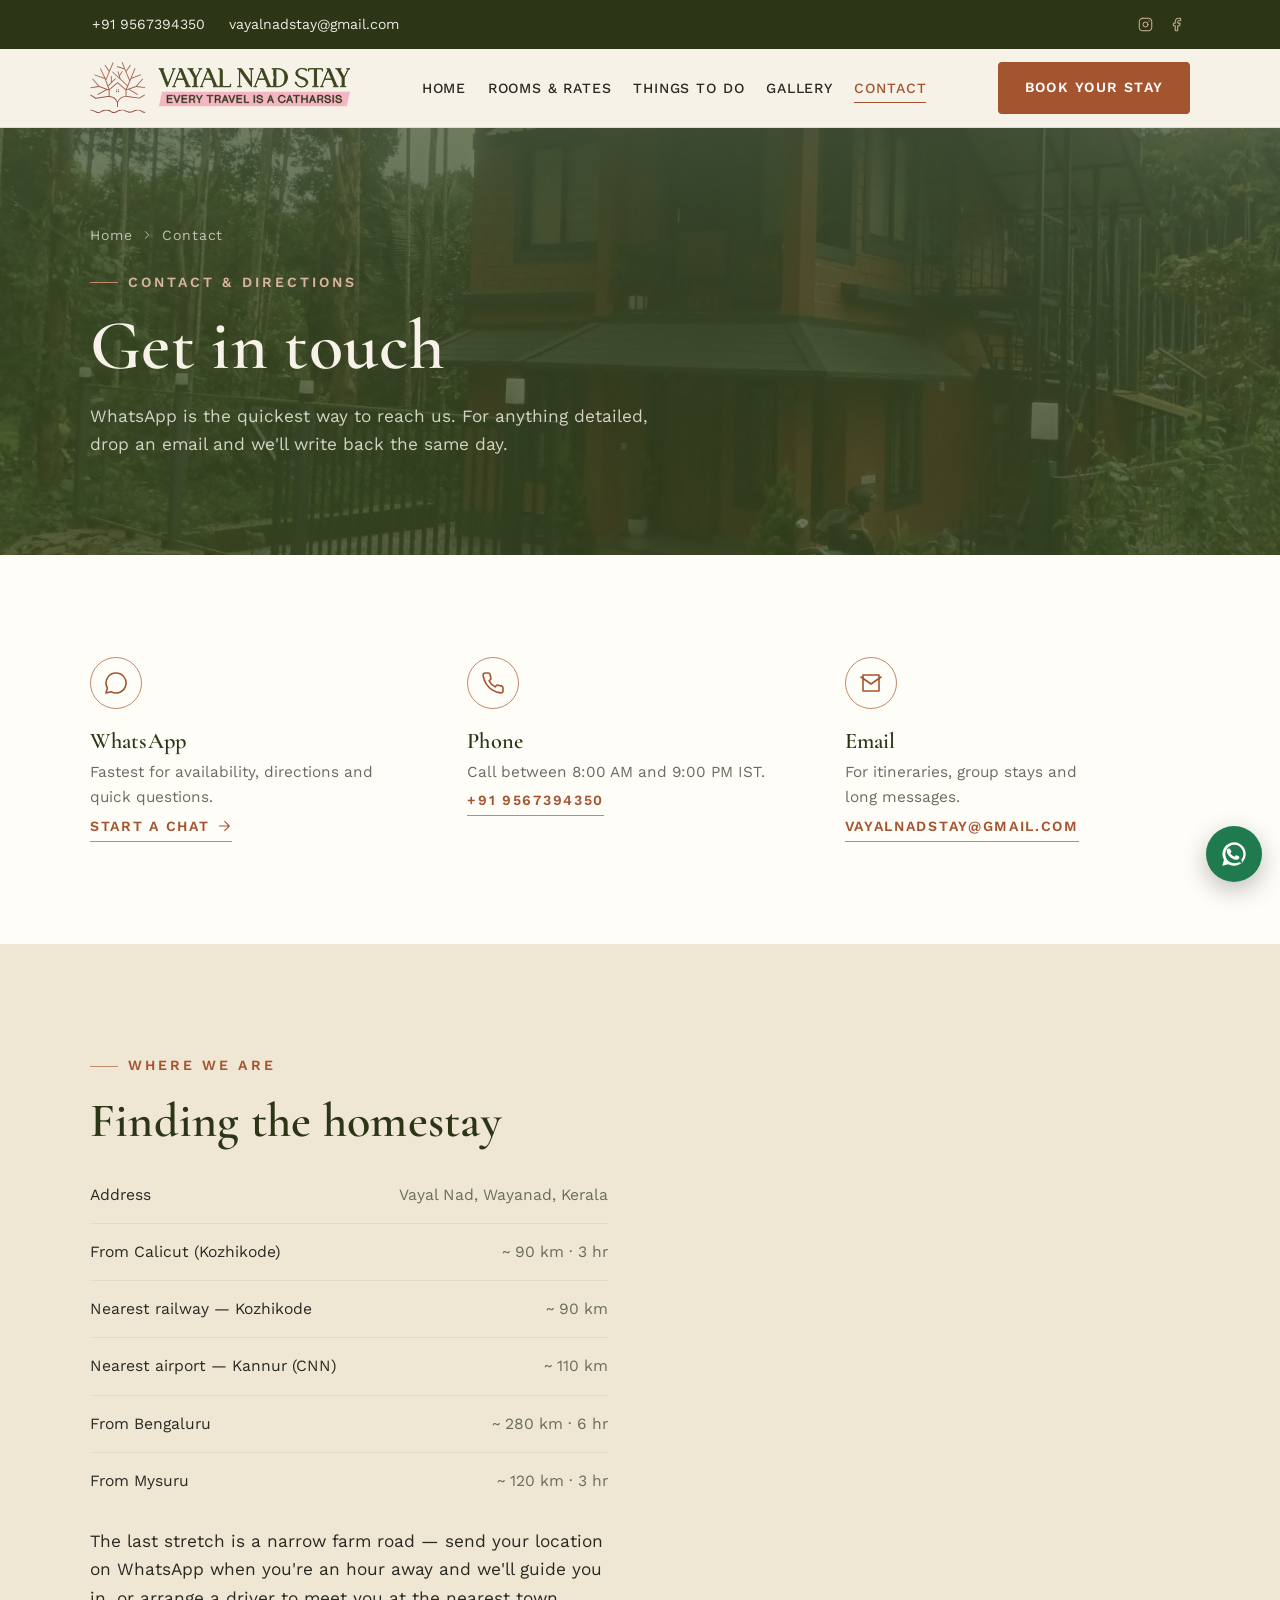
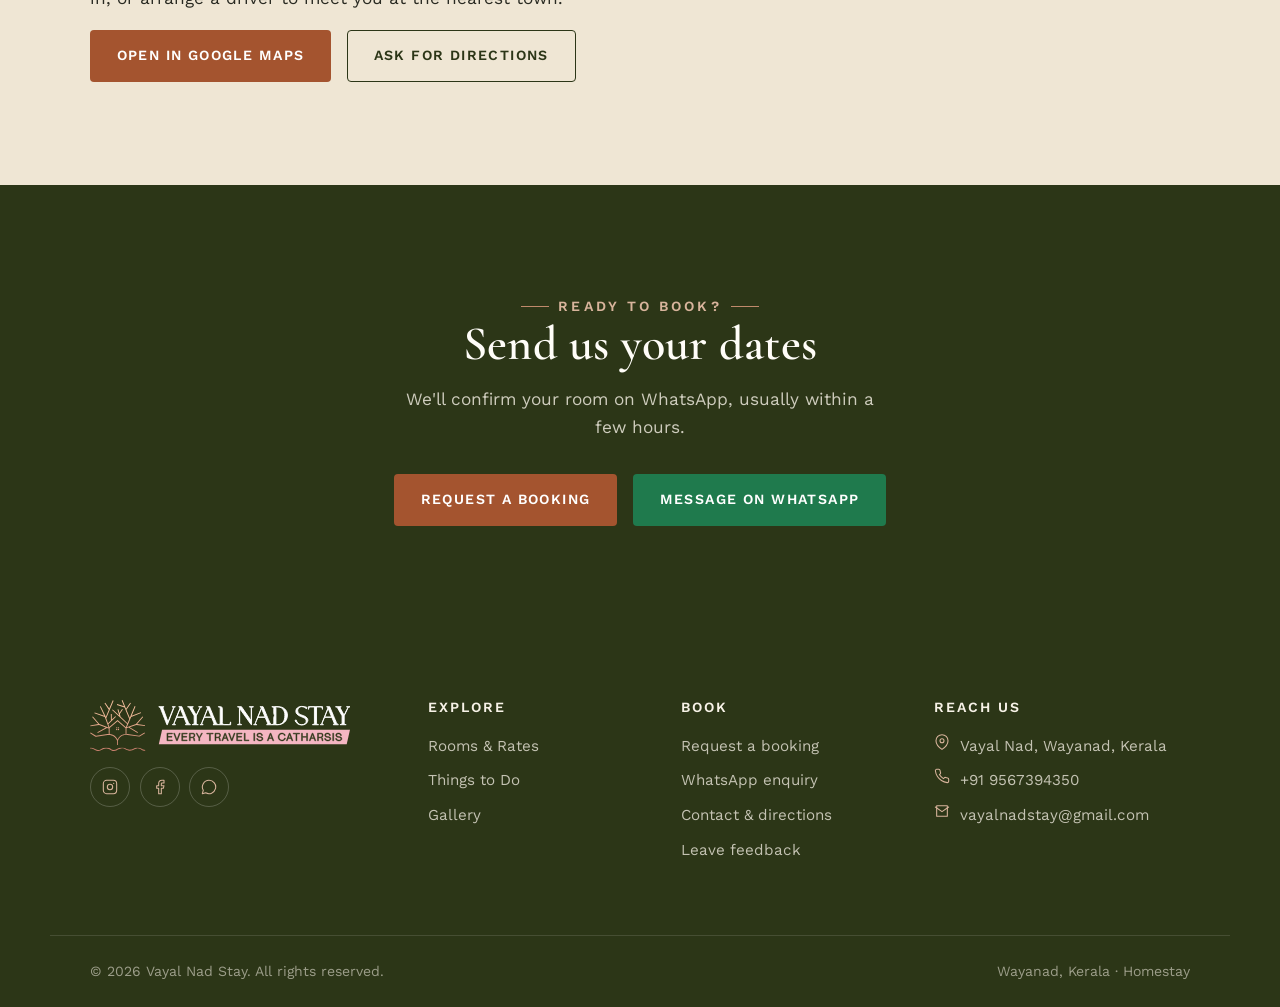
<file: contact.html>
<!DOCTYPE html>
<html lang="en">
<head>
<meta charset="UTF-8">
<meta name="viewport" content="width=device-width, initial-scale=1">
<title>Contact &amp; Directions — Vayal Nad Stay, Wayanad</title>
<meta name="description" content="How to reach Vayal Nad Stay in Wayanad, Kerala — phone, WhatsApp, email, address, map and travel directions from Calicut, Bangalore and Mysore.">
<link rel="icon" href="assets/brand/favicon.svg" type="image/svg+xml">
<meta property="og:title" content="Contact &amp; Directions — Vayal Nad Stay">
<meta property="og:description" content="Phone, WhatsApp, email, map and directions to the homestay.">
<meta property="og:image" content="assets/brand/logo.jpg">
<link rel="preconnect" href="https://fonts.googleapis.com">
<link rel="preconnect" href="https://fonts.gstatic.com" crossorigin>
<link rel="stylesheet" href="assets/css/styles.css">
</head>
<body>
<a class="skip-link" href="#main">Skip to content</a>

<div class="topbar">
  <div class="container topbar__inner">
    <div class="topbar__group topbar__group--contact">
      <a href="#" data-tel data-tel-text><svg class="icon" viewBox="0 0 24 24"><path d="M22 16.92v3a2 2 0 0 1-2.18 2 19.79 19.79 0 0 1-8.63-3.07 19.5 19.5 0 0 1-6-6A19.79 19.79 0 0 1 2.09 4.18 2 2 0 0 1 4.11 2h3a2 2 0 0 1 2 1.72c.13.96.36 1.9.7 2.81a2 2 0 0 1-.45 2.11L8.09 9.91a16 16 0 0 0 6 6l1.27-1.27a2 2 0 0 1 2.11-.45c.9.34 1.85.57 2.81.7A2 2 0 0 1 22 16.92Z"/></svg><span>&nbsp;+91 9567394350</span></a>
      <a href="#" data-email data-email-text><svg class="icon" viewBox="0 0 24 24"><path d="M4 4h16v16H4z"/><path d="m22 6-10 7L2 6"/></svg><span>&nbsp;vayalnadstay@gmail.com</span></a>
    </div>
    <div class="topbar__group">
      <span class="sr-only">Follow us</span>
      <div class="topbar__socials">
        <a href="https://www.instagram.com/vayal_nad_stay" aria-label="Instagram" target="_blank" rel="noopener"><svg class="icon" viewBox="0 0 24 24"><rect x="2" y="2" width="20" height="20" rx="5"/><circle cx="12" cy="12" r="4"/><circle cx="17.5" cy="6.5" r="1" fill="currentColor" stroke="none"/></svg></a>
        <a href="https://www.facebook.com/share/1ByipynZVi/" aria-label="Facebook" target="_blank" rel="noopener"><svg class="icon" viewBox="0 0 24 24"><path d="M18 2h-3a5 5 0 0 0-5 5v3H7v4h3v8h4v-8h3l1-4h-4V7a1 1 0 0 1 1-1h3z"/></svg></a>
      </div>
    </div>
  </div>
</div>

<header class="site-header">
  <div class="container site-header__inner">
    <a class="brand" href="index.html" aria-label="Vayal Nad Stay — home"><img class="brand__logo" src="assets/brand/logo-header.svg" width="316" height="62" alt="Vayal Nad Stay — Every travel is a catharsis"></a>
    <button class="nav-toggle" aria-expanded="false" aria-controls="primary-nav" aria-label="Open menu">
      <svg class="icon" viewBox="0 0 24 24"><path d="M3 12h18M3 6h18M3 18h18"/></svg>
    </button>
    <nav class="nav" id="primary-nav" aria-label="Primary">
      <button class="nav__close" aria-label="Close menu"><svg class="icon" viewBox="0 0 24 24"><path d="M18 6 6 18M6 6l12 12"/></svg></button>
      <ul class="nav__list">
        <li><a class="nav__link" href="index.html">Home</a></li>
        <li><a class="nav__link" href="rooms.html">Rooms &amp; Rates</a></li>
        <li><a class="nav__link" href="things-to-do.html">Things to Do</a></li>
        <li><a class="nav__link" href="gallery.html">Gallery</a></li>
        <li><a class="nav__link" href="contact.html" aria-current="page">Contact</a></li>
      </ul>
      <a class="btn btn--primary nav__cta nav__cta--mobile" href="booking.html">Book your stay</a>
    </nav>
    <a class="btn btn--primary nav__cta" href="booking.html">Book your stay</a>
  </div>
</header>

<main id="main">

<section class="page-hero">
  <div class="page-hero__media"><img src="assets/img/exterior-cottage.jpg" width="1280" height="720" alt="" aria-hidden="true"></div>
  <div class="container">
    <nav class="breadcrumb" aria-label="Breadcrumb">
      <a href="index.html">Home</a><svg class="icon" viewBox="0 0 24 24"><path d="m9 18 6-6-6-6"/></svg><span>Contact</span>
    </nav>
    <span class="eyebrow is-light">Contact &amp; Directions</span>
    <h1>Get in touch</h1>
    <p>WhatsApp is the quickest way to reach us. For anything detailed, drop an email and we'll write back the same day.</p>
  </div>
</section>

<section class="section section--paper">
  <div class="container">
    <div class="grid grid--3">
      <div class="feature reveal">
        <div class="feature__icon"><svg class="icon" viewBox="0 0 24 24"><path d="M12 2a10 10 0 0 0-8.6 15l-1.4 5 5.1-1.3A10 10 0 1 0 12 2Z"/></svg></div>
        <h3>WhatsApp</h3>
        <p>Fastest for availability, directions and quick questions.</p>
        <a class="textlink" data-wa="Hello Vayal Nad Stay, I'd like to enquire about a stay." href="#">Start a chat <svg class="icon" viewBox="0 0 24 24"><path d="M5 12h14M13 5l7 7-7 7"/></svg></a>
      </div>
      <div class="feature reveal">
        <div class="feature__icon"><svg class="icon" viewBox="0 0 24 24"><path d="M22 16.92v3a2 2 0 0 1-2.18 2 19.79 19.79 0 0 1-8.63-3.07 19.5 19.5 0 0 1-6-6A19.79 19.79 0 0 1 2.09 4.18 2 2 0 0 1 4.11 2h3a2 2 0 0 1 2 1.72c.13.96.36 1.9.7 2.81a2 2 0 0 1-.45 2.11L8.09 9.91a16 16 0 0 0 6 6l1.27-1.27a2 2 0 0 1 2.11-.45c.9.34 1.85.57 2.81.7A2 2 0 0 1 22 16.92Z"/></svg></div>
        <h3>Phone</h3>
        <p>Call between 8:00 AM and 9:00 PM IST.</p>
        <a class="textlink" href="#" data-tel data-tel-text>+91 9567394350</a>
      </div>
      <div class="feature reveal">
        <div class="feature__icon"><svg class="icon" viewBox="0 0 24 24"><path d="M4 4h16v16H4z"/><path d="m22 6-10 7L2 6"/></svg></div>
        <h3>Email</h3>
        <p>For itineraries, group stays and long messages.</p>
        <a class="textlink" href="#" data-email data-email-text>vayalnadstay@gmail.com</a>
      </div>
    </div>
  </div>
</section>

<section class="section section--sand">
  <div class="container split">
    <div class="split__body stack reveal">
      <span class="eyebrow">Where we are</span>
      <h2>Finding the homestay</h2>
      <ul class="facts">
        <li>Address <span class="facts__val">Vayal Nad, Wayanad, Kerala</span></li>
        <li>From Calicut (Kozhikode) <span class="facts__val">~ 90 km &middot; 3 hr</span></li>
        <li>Nearest railway — Kozhikode <span class="facts__val">~ 90 km</span></li>
        <li>Nearest airport — Kannur (CNN) <span class="facts__val">~ 110 km</span></li>
        <li>From Bengaluru <span class="facts__val">~ 280 km &middot; 6 hr</span></li>
        <li>From Mysuru <span class="facts__val">~ 120 km &middot; 3 hr</span></li>
      </ul>
      <p>The last stretch is a narrow farm road — send your location on WhatsApp when you're an hour away and we'll guide you in, or arrange a driver to meet you at the nearest town.</p>
      <div class="hero__actions">
        <a class="btn btn--primary" href="https://www.google.com/maps/search/?api=1&query=11.735161,76.137428" target="_blank" rel="noopener">Open in Google Maps</a>
        <a class="btn btn--ghost" data-wa="Hello Vayal Nad Stay, I'm on my way and need directions." href="#">Ask for directions</a>
      </div>
    </div>
    <div class="split__media reveal">
      <iframe
        class="map-embed"
        title="Map showing the location of Vayal Nad Stay in Wayanad, Kerala"
        src="https://www.google.com/maps?q=11.735161,76.137428&z=16&hl=en&output=embed"
        loading="lazy"
        referrerpolicy="no-referrer-when-downgrade"></iframe>
    </div>
  </div>
</section>

<section class="section cta-band">
  <div class="container">
    <span class="eyebrow is-light is-centered">Ready to book?</span>
    <h2>Send us your dates</h2>
    <p>We'll confirm your room on WhatsApp, usually within a few hours.</p>
    <div class="cta-band__actions">
      <a class="btn btn--primary" href="booking.html">Request a booking</a>
      <a class="btn btn--wa" data-wa="Hello Vayal Nad Stay, I'd like to check availability for a stay." href="#">Message on WhatsApp</a>
    </div>
  </div>
</section>

</main>

<footer class="site-footer">
  <div class="container footer-grid">
    <div class="footer-col footer-brand">
      <img class="footer-brand__logo" src="assets/brand/logo-footer.svg" width="316" height="62" alt="Vayal Nad Stay — Every travel is a catharsis" loading="lazy">
      <div class="footer-socials">
        <a href="https://www.instagram.com/vayal_nad_stay" aria-label="Instagram" target="_blank" rel="noopener"><svg class="icon" viewBox="0 0 24 24"><rect x="2" y="2" width="20" height="20" rx="5"/><circle cx="12" cy="12" r="4"/><circle cx="17.5" cy="6.5" r="1" fill="currentColor" stroke="none"/></svg></a>
        <a href="https://www.facebook.com/share/1ByipynZVi/" aria-label="Facebook" target="_blank" rel="noopener"><svg class="icon" viewBox="0 0 24 24"><path d="M18 2h-3a5 5 0 0 0-5 5v3H7v4h3v8h4v-8h3l1-4h-4V7a1 1 0 0 1 1-1h3z"/></svg></a>
        <a href="#" data-wa="Hello Vayal Nad Stay!" aria-label="WhatsApp"><svg class="icon" viewBox="0 0 24 24"><path d="M12 2a10 10 0 0 0-8.6 15l-1.4 5 5.1-1.3A10 10 0 1 0 12 2Z"/></svg></a>
      </div>
    </div>
    <div class="footer-col">
      <h4>Explore</h4>
      <ul>
        <li><a href="rooms.html">Rooms &amp; Rates</a></li>
        <li><a href="things-to-do.html">Things to Do</a></li>
        <li><a href="gallery.html">Gallery</a></li>
      </ul>
    </div>
    <div class="footer-col">
      <h4>Book</h4>
      <ul>
        <li><a href="booking.html">Request a booking</a></li>
        <li><a href="#" data-wa="Hello Vayal Nad Stay, I'd like to check availability.">WhatsApp enquiry</a></li>
        <li><a href="contact.html">Contact &amp; directions</a></li>
        <li><a href="feedback.html">Leave feedback</a></li>
      </ul>
    </div>
    <div class="footer-col">
      <h4>Reach us</h4>
      <ul>
        <li class="with-icon"><svg class="icon" viewBox="0 0 24 24"><path d="M21 10c0 7-9 13-9 13s-9-6-9-13a9 9 0 0 1 18 0Z"/><circle cx="12" cy="10" r="3"/></svg><a href="https://www.google.com/maps/search/?api=1&query=11.735161,76.137428" target="_blank" rel="noopener">Vayal Nad, Wayanad, Kerala</a></li>
        <li class="with-icon"><svg class="icon" viewBox="0 0 24 24"><path d="M22 16.92v3a2 2 0 0 1-2.18 2 19.79 19.79 0 0 1-8.63-3.07 19.5 19.5 0 0 1-6-6A19.79 19.79 0 0 1 2.09 4.18 2 2 0 0 1 4.11 2h3a2 2 0 0 1 2 1.72c.13.96.36 1.9.7 2.81a2 2 0 0 1-.45 2.11L8.09 9.91a16 16 0 0 0 6 6l1.27-1.27a2 2 0 0 1 2.11-.45c.9.34 1.85.57 2.81.7A2 2 0 0 1 22 16.92Z"/></svg><a href="#" data-tel data-tel-text>+91 9567394350</a></li>
        <li class="with-icon"><svg class="icon" viewBox="0 0 24 24"><path d="M4 4h16v16H4z"/><path d="m22 6-10 7L2 6"/></svg><a href="#" data-email data-email-text>vayalnadstay@gmail.com</a></li>
      </ul>
    </div>
  </div>
  <div class="container footer-bottom">
    <span>&copy; <span id="year">2025</span> Vayal Nad Stay. All rights reserved.</span>
    <span>Wayanad, Kerala &middot; Homestay</span>
  </div>
</footer>

<a class="wa-fab" data-wa="Hello Vayal Nad Stay, I have a question about staying with you." href="#" aria-label="Chat on WhatsApp">
  <svg class="icon" viewBox="0 0 24 24"><path d="M12 2a10 10 0 0 0-8.6 15l-1.4 5 5.1-1.3A10 10 0 1 0 12 2Zm0 2a8 8 0 0 1 6.3 12.9l.9 3-3-.8A8 8 0 1 1 12 4Z"/><path d="M8.5 7.7c-.2-.5-.4-.5-.6-.5h-.5a1 1 0 0 0-.7.3c-.3.3-.9.9-.9 2.1s.9 2.4 1 2.6c.1.2 1.8 2.9 4.5 4 2.2.9 2.7.7 3.2.7.5-.1 1.6-.7 1.9-1.3.2-.7.2-1.2.1-1.3l-.5-.3-1.9-.9c-.3-.1-.5-.1-.7.1l-.7.9c-.1.2-.3.2-.5.1a6.3 6.3 0 0 1-1.9-1.1 7 7 0 0 1-1.3-1.6c-.1-.2 0-.4.1-.5l.4-.5c.2-.1.2-.3.3-.5v-.4L8.5 7.7Z" fill="currentColor"/></svg>
</a>

<script src="assets/js/main.js"></script>
</body>
</html>
</file>
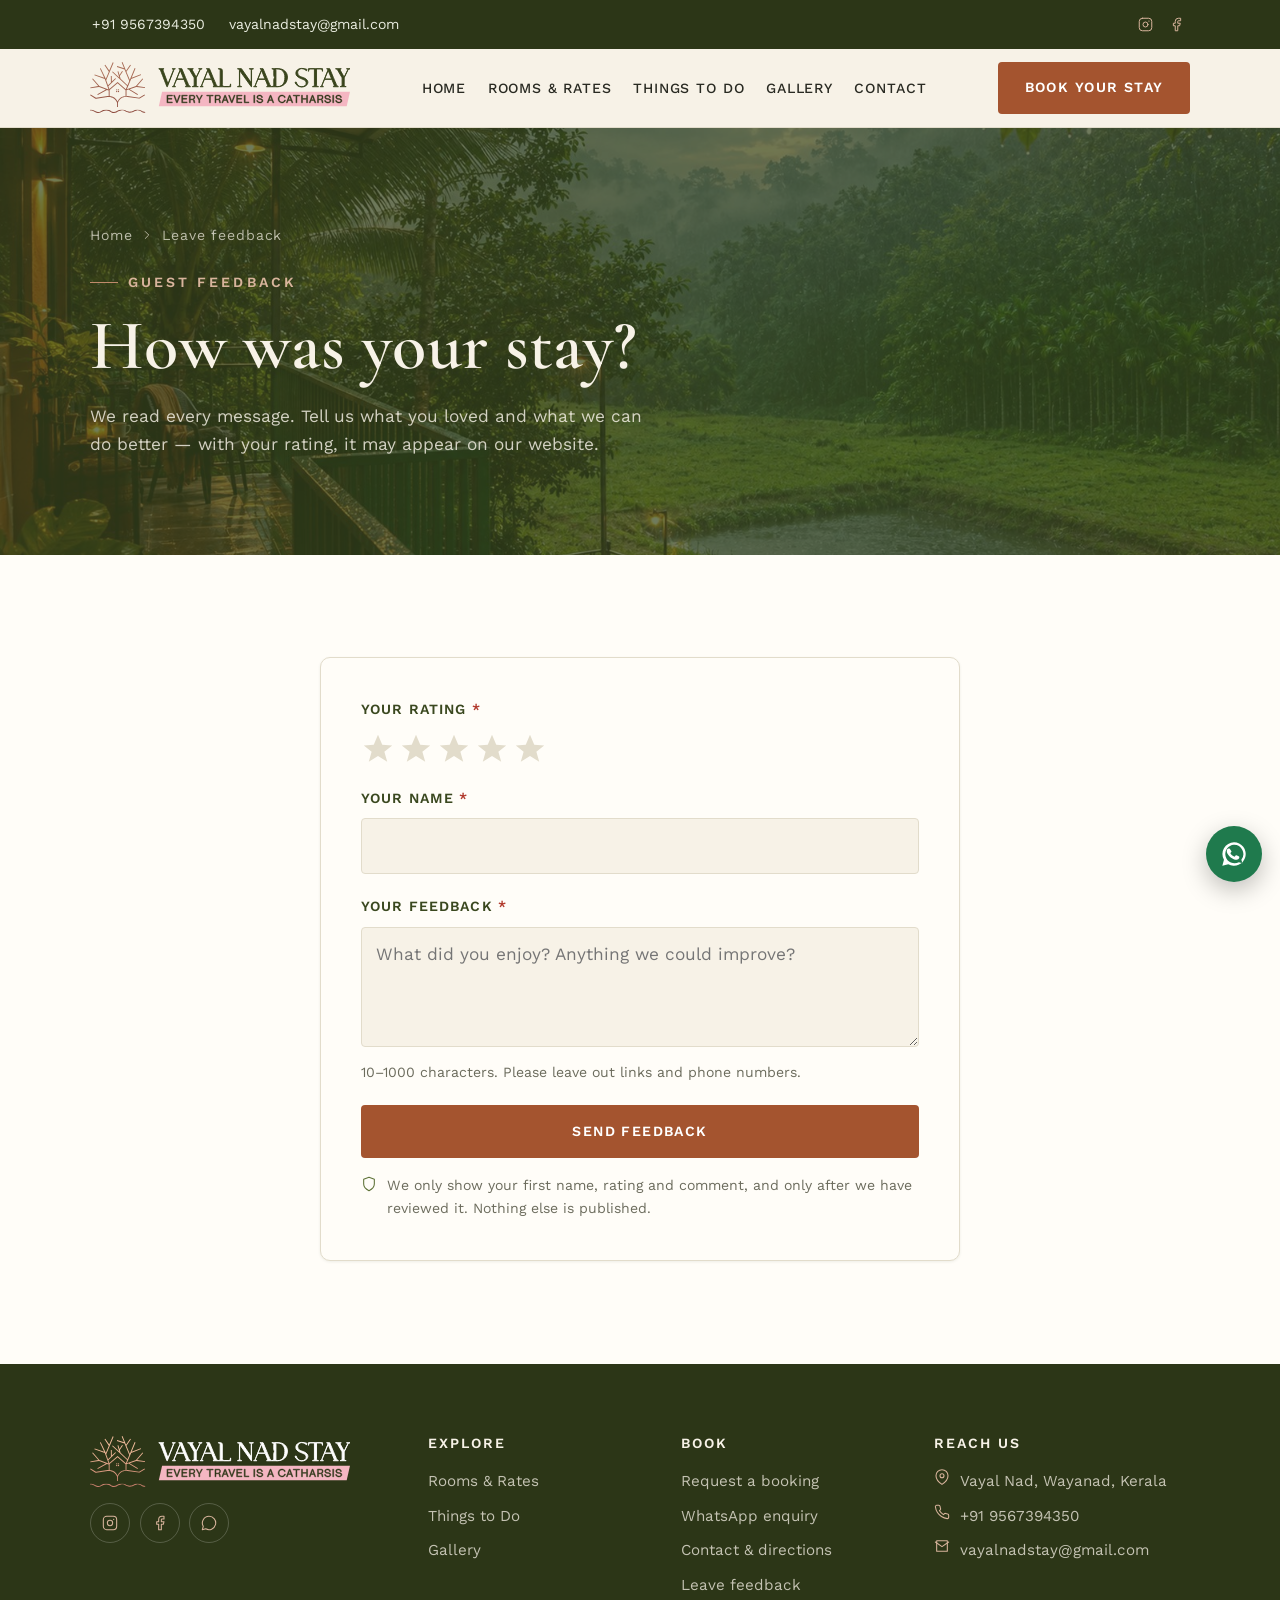
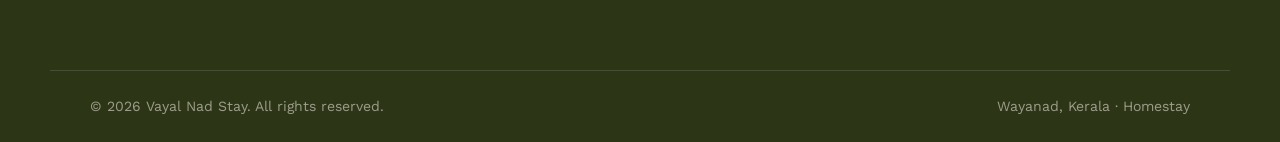
<file: feedback.html>
<!DOCTYPE html>
<html lang="en">
<head>
<meta charset="UTF-8">
<meta name="viewport" content="width=device-width, initial-scale=1">
<title>Leave Feedback — Vayal Nad Stay, Wayanad</title>
<meta name="description" content="Tell us about your stay at Vayal Nad Stay in Wayanad. Share your rating and feedback.">
<link rel="icon" href="assets/brand/favicon.svg" type="image/svg+xml">
<meta property="og:title" content="Leave Feedback — Vayal Nad Stay">
<meta property="og:description" content="Tell us about your stay at Vayal Nad Stay in Wayanad. Share your rating and feedback.">
<meta property="og:image" content="assets/brand/logo.jpg">
<link rel="preconnect" href="https://fonts.googleapis.com">
<link rel="preconnect" href="https://fonts.gstatic.com" crossorigin>
<link rel="stylesheet" href="assets/css/styles.css">
</head>
<body>
<a class="skip-link" href="#main">Skip to content</a>

<div class="topbar">
  <div class="container topbar__inner">
    <div class="topbar__group topbar__group--contact">
      <a href="#" data-tel data-tel-text><svg class="icon" viewBox="0 0 24 24"><path d="M22 16.92v3a2 2 0 0 1-2.18 2 19.79 19.79 0 0 1-8.63-3.07 19.5 19.5 0 0 1-6-6A19.79 19.79 0 0 1 2.09 4.18 2 2 0 0 1 4.11 2h3a2 2 0 0 1 2 1.72c.13.96.36 1.9.7 2.81a2 2 0 0 1-.45 2.11L8.09 9.91a16 16 0 0 0 6 6l1.27-1.27a2 2 0 0 1 2.11-.45c.9.34 1.85.57 2.81.7A2 2 0 0 1 22 16.92Z"/></svg><span>&nbsp;+91 9567394350</span></a>
      <a href="#" data-email data-email-text><svg class="icon" viewBox="0 0 24 24"><path d="M4 4h16v16H4z"/><path d="m22 6-10 7L2 6"/></svg><span>&nbsp;vayalnadstay@gmail.com</span></a>
    </div>
    <div class="topbar__group">
      <span class="sr-only">Follow us</span>
      <div class="topbar__socials">
        <a href="https://www.instagram.com/vayal_nad_stay" aria-label="Instagram" target="_blank" rel="noopener"><svg class="icon" viewBox="0 0 24 24"><rect x="2" y="2" width="20" height="20" rx="5"/><circle cx="12" cy="12" r="4"/><circle cx="17.5" cy="6.5" r="1" fill="currentColor" stroke="none"/></svg></a>
        <a href="https://www.facebook.com/share/1ByipynZVi/" aria-label="Facebook" target="_blank" rel="noopener"><svg class="icon" viewBox="0 0 24 24"><path d="M18 2h-3a5 5 0 0 0-5 5v3H7v4h3v8h4v-8h3l1-4h-4V7a1 1 0 0 1 1-1h3z"/></svg></a>
      </div>
    </div>
  </div>
</div>

<header class="site-header">
  <div class="container site-header__inner">
    <a class="brand" href="index.html" aria-label="Vayal Nad Stay — home"><img class="brand__logo" src="assets/brand/logo-header.svg" width="316" height="62" alt="Vayal Nad Stay — Every travel is a catharsis"></a>
    <button class="nav-toggle" aria-expanded="false" aria-controls="primary-nav" aria-label="Open menu">
      <svg class="icon" viewBox="0 0 24 24"><path d="M3 12h18M3 6h18M3 18h18"/></svg>
    </button>
    <nav class="nav" id="primary-nav" aria-label="Primary">
      <button class="nav__close" aria-label="Close menu"><svg class="icon" viewBox="0 0 24 24"><path d="M18 6 6 18M6 6l12 12"/></svg></button>
      <ul class="nav__list">
        <li><a class="nav__link" href="index.html">Home</a></li>
        <li><a class="nav__link" href="rooms.html">Rooms &amp; Rates</a></li>
        <li><a class="nav__link" href="things-to-do.html">Things to Do</a></li>
        <li><a class="nav__link" href="gallery.html">Gallery</a></li>
        <li><a class="nav__link" href="contact.html">Contact</a></li>
      </ul>
      <a class="btn btn--primary nav__cta nav__cta--mobile" href="booking.html">Book your stay</a>
    </nav>
    <a class="btn btn--primary nav__cta" href="booking.html">Book your stay</a>
  </div>
</header>

<main id="main">

<section class="page-hero">
  <div class="page-hero__media"><img src="assets/img/balcony-rain-pond.jpg" width="1600" height="1067" alt="" aria-hidden="true"></div>
  <div class="container">
    <nav class="breadcrumb" aria-label="Breadcrumb">
      <a href="index.html">Home</a><svg class="icon" viewBox="0 0 24 24"><path d="m9 18 6-6-6-6"/></svg><span>Leave feedback</span>
    </nav>
    <span class="eyebrow is-light">Guest feedback</span>
    <h1>How was your stay?</h1>
    <p>We read every message. Tell us what you loved and what we can do better &mdash; with your rating, it may appear on our website.</p>
  </div>
</section>

<section class="section section--paper">
  <div class="container" style="max-width:720px">
    <form class="form-card" id="feedback-form" novalidate>
      <div class="field">
        <label id="rating-label">Your rating <span class="req" aria-hidden="true">*</span></label>
        <div class="rating-input" role="radiogroup" aria-labelledby="rating-label"><input type="radio" id="star5" name="rating" value="5"><label for="star5" title="5 stars" aria-label="5 stars"><svg class="icon" viewBox="0 0 24 24"><path d="m12 2 3 7 7 .5-5.5 4.5 2 7L12 17l-6.5 4 2-7L2 9.5 9 9z"/></svg></label><input type="radio" id="star4" name="rating" value="4"><label for="star4" title="4 stars" aria-label="4 stars"><svg class="icon" viewBox="0 0 24 24"><path d="m12 2 3 7 7 .5-5.5 4.5 2 7L12 17l-6.5 4 2-7L2 9.5 9 9z"/></svg></label><input type="radio" id="star3" name="rating" value="3"><label for="star3" title="3 stars" aria-label="3 stars"><svg class="icon" viewBox="0 0 24 24"><path d="m12 2 3 7 7 .5-5.5 4.5 2 7L12 17l-6.5 4 2-7L2 9.5 9 9z"/></svg></label><input type="radio" id="star2" name="rating" value="2"><label for="star2" title="2 stars" aria-label="2 stars"><svg class="icon" viewBox="0 0 24 24"><path d="m12 2 3 7 7 .5-5.5 4.5 2 7L12 17l-6.5 4 2-7L2 9.5 9 9z"/></svg></label><input type="radio" id="star1" name="rating" value="1"><label for="star1" title="1 star" aria-label="1 star"><svg class="icon" viewBox="0 0 24 24"><path d="m12 2 3 7 7 .5-5.5 4.5 2 7L12 17l-6.5 4 2-7L2 9.5 9 9z"/></svg></label></div>
      </div>
      <div class="field">
        <label for="fb-name">Your name <span class="req" aria-hidden="true">*</span></label>
        <input type="text" id="fb-name" name="name" maxlength="60" autocomplete="given-name" required>
      </div>
      <div class="field">
        <label for="fb-comment">Your feedback <span class="req" aria-hidden="true">*</span></label>
        <textarea id="fb-comment" name="comment" minlength="10" maxlength="1000" placeholder="What did you enjoy? Anything we could improve?" required></textarea>
        <p class="field__hint">10&ndash;1000 characters. Please leave out links and phone numbers.</p>
      </div>
      <div class="hp-field" aria-hidden="true">
        <label for="fb-website">Leave this field empty</label>
        <input type="text" id="fb-website" name="website" tabindex="-1" autocomplete="off">
      </div>
      <button type="submit" class="btn btn--primary btn--block">Send feedback</button>
      <div id="feedback-status" class="form-status" role="status" aria-live="polite"></div>
      <p class="form-note">
        <svg class="icon" viewBox="0 0 24 24"><path d="M12 22s8-4 8-10V5l-8-3-8 3v7c0 6 8 10 8 10Z"/></svg>
        We only show your first name, rating and comment, and only after we have reviewed it. Nothing else is published.
      </p>
    </form>
  </div>
</section>

</main>

<footer class="site-footer">
  <div class="container footer-grid">
    <div class="footer-col footer-brand">
      <img class="footer-brand__logo" src="assets/brand/logo-footer.svg" width="316" height="62" alt="Vayal Nad Stay — Every travel is a catharsis" loading="lazy">
      <div class="footer-socials">
        <a href="https://www.instagram.com/vayal_nad_stay" aria-label="Instagram" target="_blank" rel="noopener"><svg class="icon" viewBox="0 0 24 24"><rect x="2" y="2" width="20" height="20" rx="5"/><circle cx="12" cy="12" r="4"/><circle cx="17.5" cy="6.5" r="1" fill="currentColor" stroke="none"/></svg></a>
        <a href="https://www.facebook.com/share/1ByipynZVi/" aria-label="Facebook" target="_blank" rel="noopener"><svg class="icon" viewBox="0 0 24 24"><path d="M18 2h-3a5 5 0 0 0-5 5v3H7v4h3v8h4v-8h3l1-4h-4V7a1 1 0 0 1 1-1h3z"/></svg></a>
        <a href="#" data-wa="Hello Vayal Nad Stay!" aria-label="WhatsApp"><svg class="icon" viewBox="0 0 24 24"><path d="M12 2a10 10 0 0 0-8.6 15l-1.4 5 5.1-1.3A10 10 0 1 0 12 2Z"/></svg></a>
      </div>
    </div>
    <div class="footer-col">
      <h4>Explore</h4>
      <ul>
        <li><a href="rooms.html">Rooms &amp; Rates</a></li>
        <li><a href="things-to-do.html">Things to Do</a></li>
        <li><a href="gallery.html">Gallery</a></li>
      </ul>
    </div>
    <div class="footer-col">
      <h4>Book</h4>
      <ul>
        <li><a href="booking.html">Request a booking</a></li>
        <li><a href="#" data-wa="Hello Vayal Nad Stay, I'd like to check availability.">WhatsApp enquiry</a></li>
        <li><a href="contact.html">Contact &amp; directions</a></li>
        <li><a href="feedback.html">Leave feedback</a></li>
      </ul>
    </div>
    <div class="footer-col">
      <h4>Reach us</h4>
      <ul>
        <li class="with-icon"><svg class="icon" viewBox="0 0 24 24"><path d="M21 10c0 7-9 13-9 13s-9-6-9-13a9 9 0 0 1 18 0Z"/><circle cx="12" cy="10" r="3"/></svg><a href="https://www.google.com/maps/search/?api=1&query=11.735161,76.137428" target="_blank" rel="noopener">Vayal Nad, Wayanad, Kerala</a></li>
        <li class="with-icon"><svg class="icon" viewBox="0 0 24 24"><path d="M22 16.92v3a2 2 0 0 1-2.18 2 19.79 19.79 0 0 1-8.63-3.07 19.5 19.5 0 0 1-6-6A19.79 19.79 0 0 1 2.09 4.18 2 2 0 0 1 4.11 2h3a2 2 0 0 1 2 1.72c.13.96.36 1.9.7 2.81a2 2 0 0 1-.45 2.11L8.09 9.91a16 16 0 0 0 6 6l1.27-1.27a2 2 0 0 1 2.11-.45c.9.34 1.85.57 2.81.7A2 2 0 0 1 22 16.92Z"/></svg><a href="#" data-tel data-tel-text>+91 9567394350</a></li>
        <li class="with-icon"><svg class="icon" viewBox="0 0 24 24"><path d="M4 4h16v16H4z"/><path d="m22 6-10 7L2 6"/></svg><a href="#" data-email data-email-text>vayalnadstay@gmail.com</a></li>
      </ul>
    </div>
  </div>
  <div class="container footer-bottom">
    <span>&copy; <span id="year">2025</span> Vayal Nad Stay. All rights reserved.</span>
    <span>Wayanad, Kerala &middot; Homestay</span>
  </div>
</footer>

<a class="wa-fab" data-wa="Hello Vayal Nad Stay, I have a question about staying with you." href="#" aria-label="Chat on WhatsApp">
  <svg class="icon" viewBox="0 0 24 24"><path d="M12 2a10 10 0 0 0-8.6 15l-1.4 5 5.1-1.3A10 10 0 1 0 12 2Zm0 2a8 8 0 0 1 6.3 12.9l.9 3-3-.8A8 8 0 1 1 12 4Z"/><path d="M8.5 7.7c-.2-.5-.4-.5-.6-.5h-.5a1 1 0 0 0-.7.3c-.3.3-.9.9-.9 2.1s.9 2.4 1 2.6c.1.2 1.8 2.9 4.5 4 2.2.9 2.7.7 3.2.7.5-.1 1.6-.7 1.9-1.3.2-.7.2-1.2.1-1.3l-.5-.3-1.9-.9c-.3-.1-.5-.1-.7.1l-.7.9c-.1.2-.3.2-.5.1a6.3 6.3 0 0 1-1.9-1.1 7 7 0 0 1-1.3-1.6c-.1-.2 0-.4.1-.5l.4-.5c.2-.1.2-.3.3-.5v-.4L8.5 7.7Z" fill="currentColor"/></svg>
</a>

<script src="assets/js/main.js"></script>
</body>
</html>
</file>
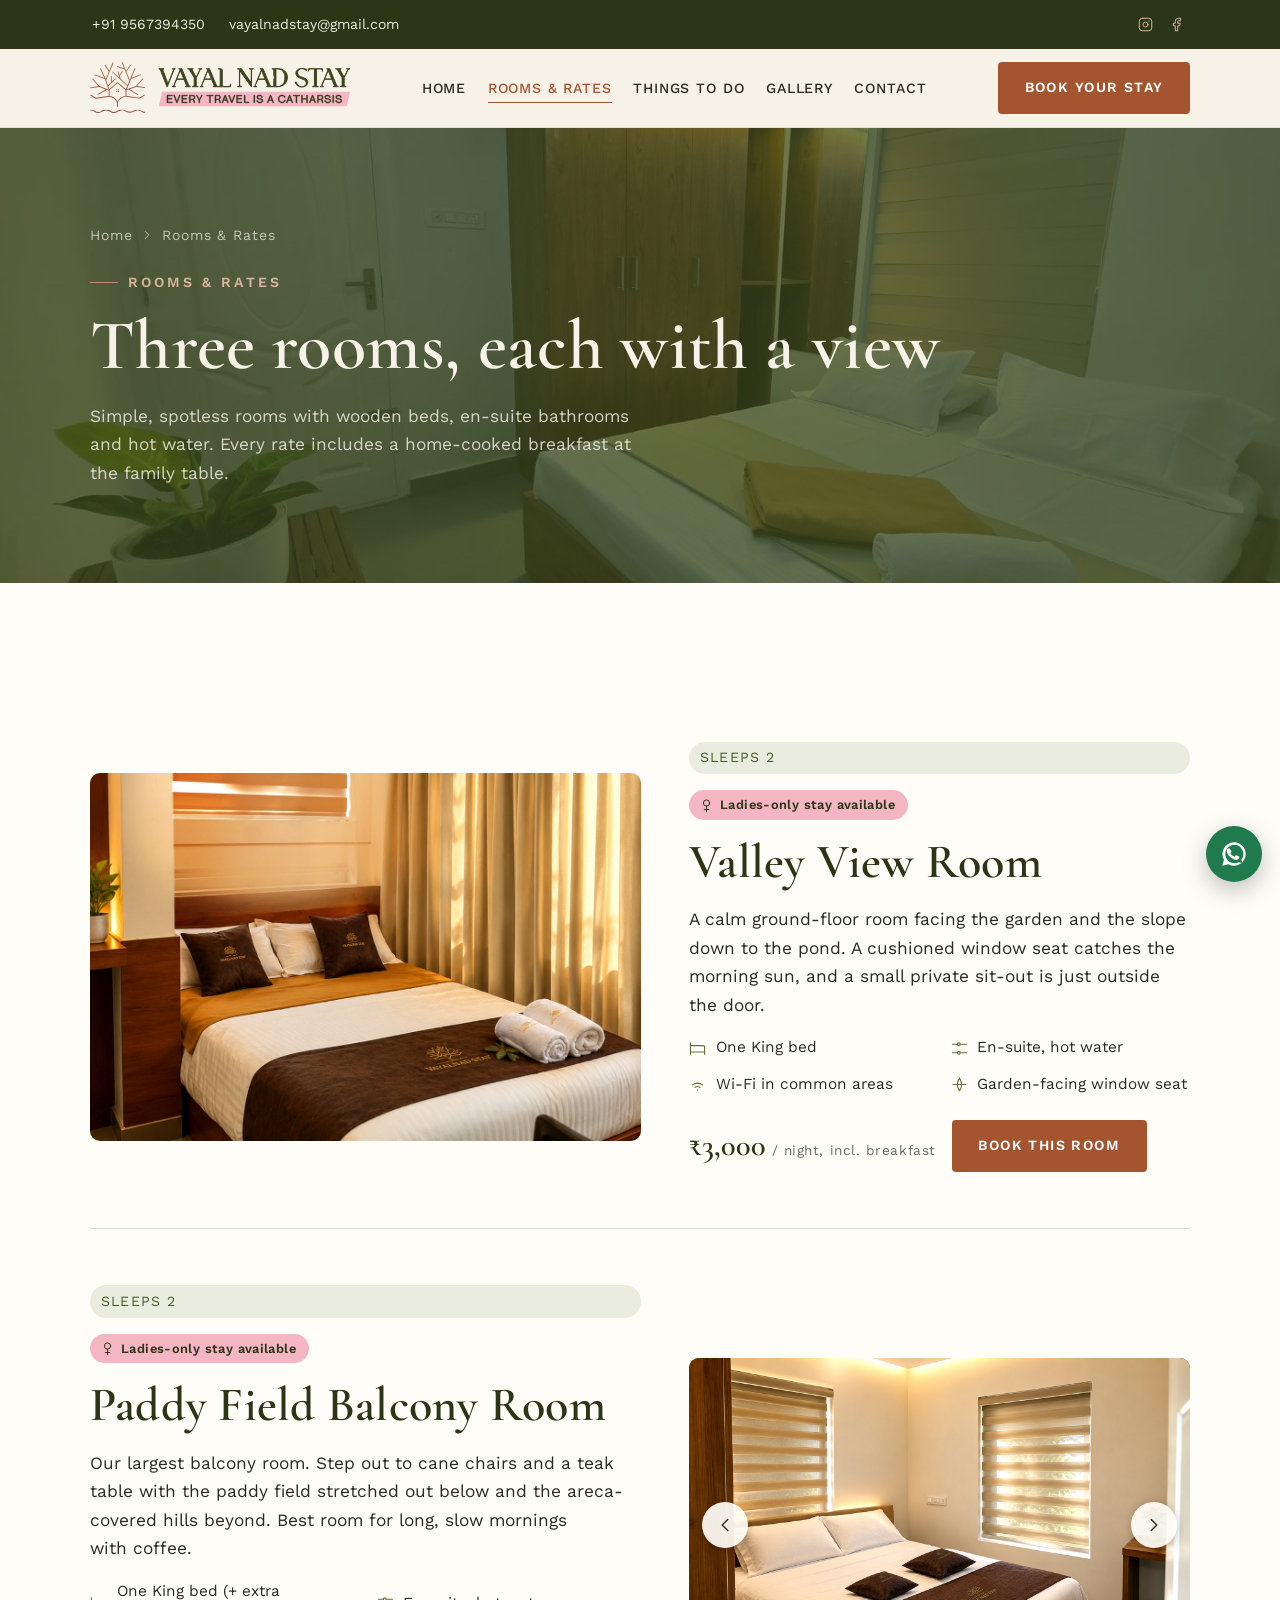
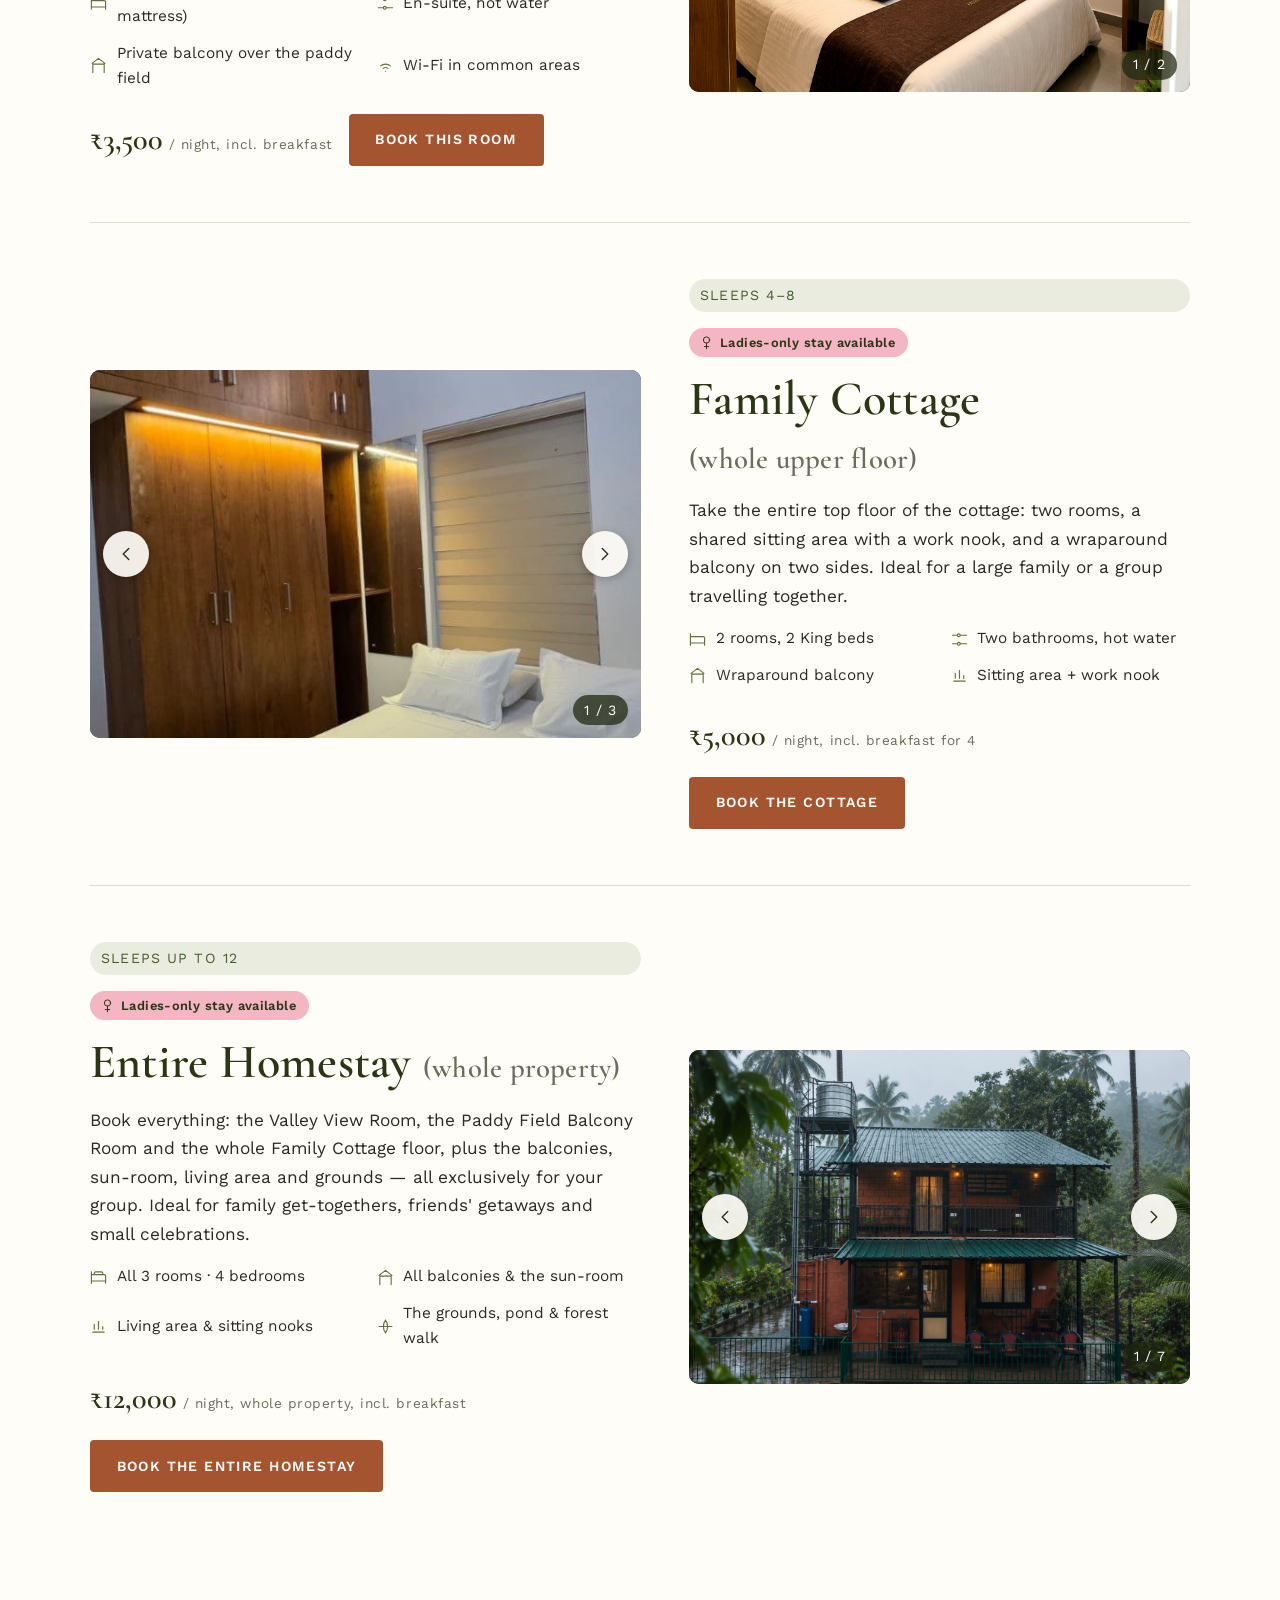
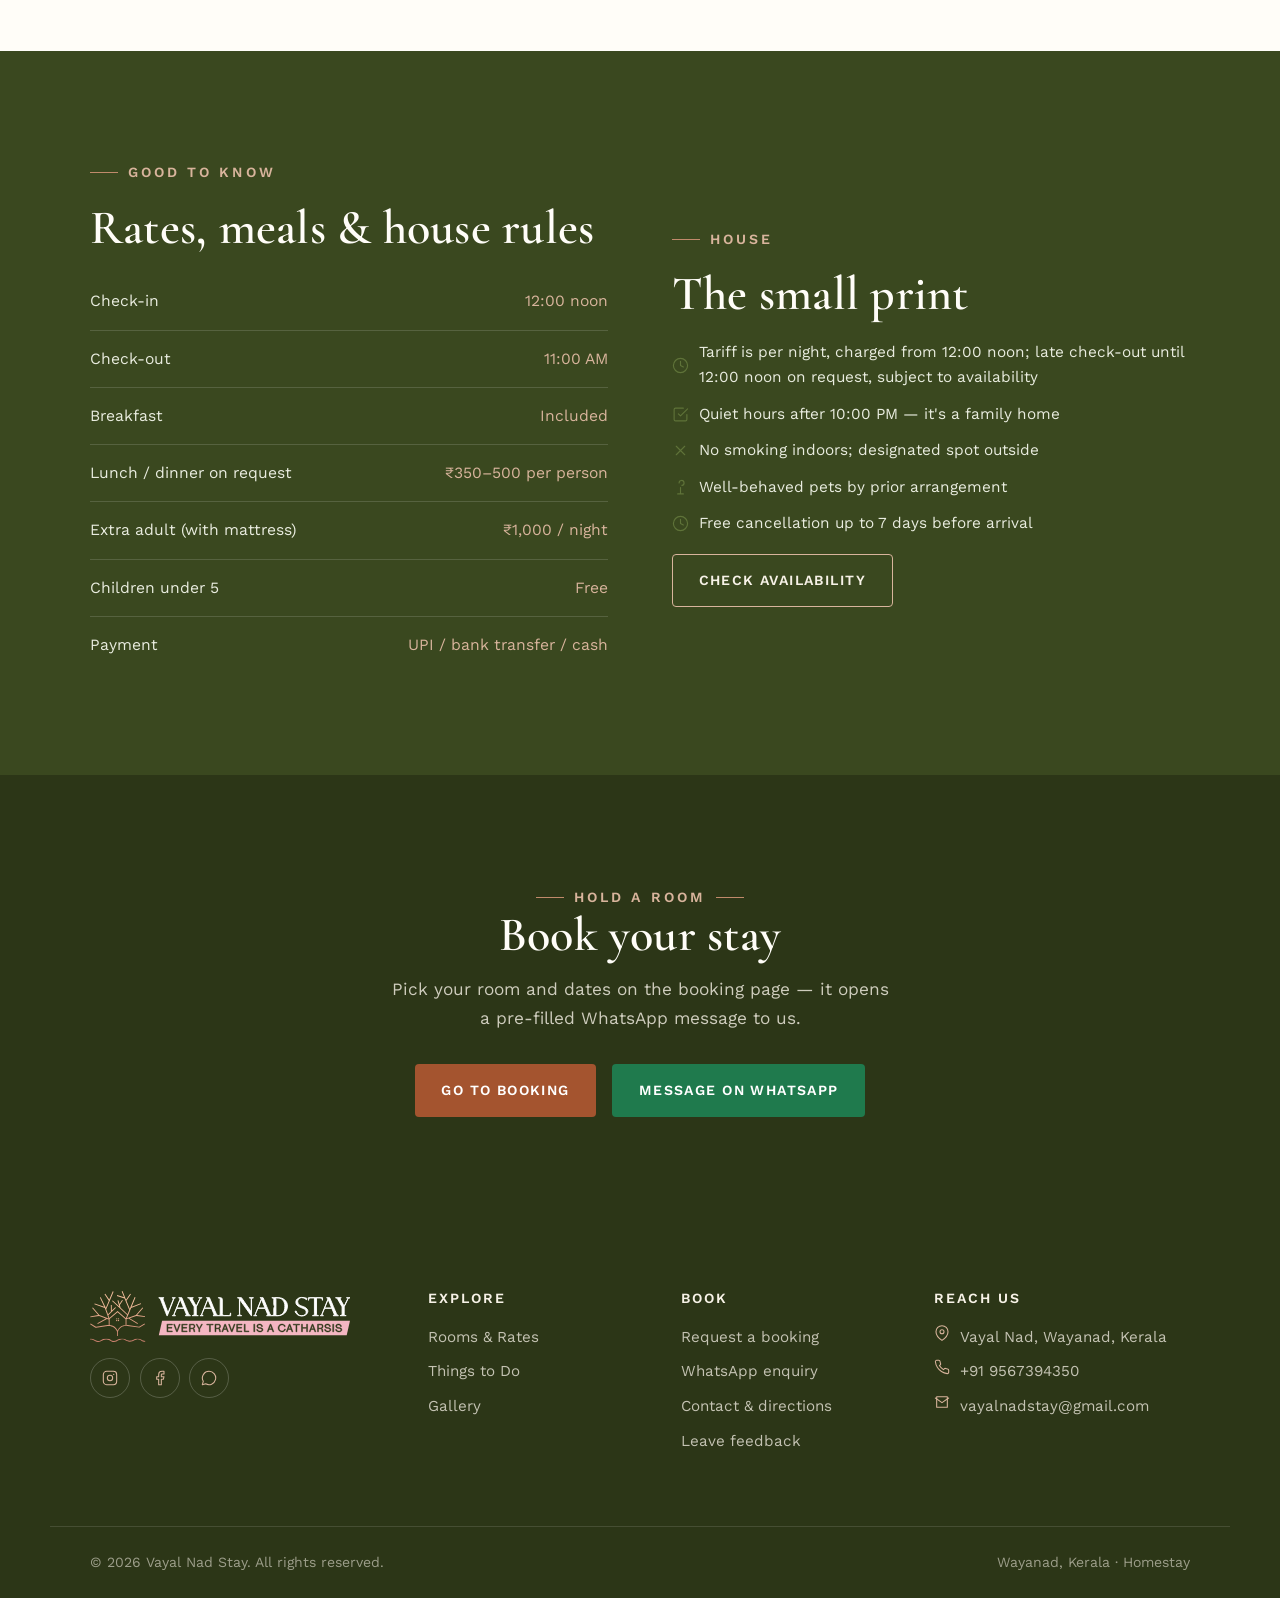
<file: rooms.html>
<!DOCTYPE html>
<html lang="en">
<head>
<meta charset="UTF-8">
<meta name="viewport" content="width=device-width, initial-scale=1">
<title>Rooms &amp; Rates — Vayal Nad Stay, Wayanad</title>
<meta name="description" content="Three rooms with forest and paddy-field views at Vayal Nad Stay in Wayanad — the Valley View Room, the Paddy Field Balcony Room and the two-room Family Cottage. Rates include breakfast.">
<link rel="icon" href="assets/brand/favicon.svg" type="image/svg+xml">
<meta property="og:title" content="Rooms &amp; Rates — Vayal Nad Stay">
<meta property="og:description" content="Rooms with private balconies over the forest and paddy fields, and home-cooked breakfast, in the hills of Wayanad.">
<meta property="og:image" content="assets/brand/logo.jpg">
<link rel="preconnect" href="https://fonts.googleapis.com">
<link rel="preconnect" href="https://fonts.gstatic.com" crossorigin>
<link rel="stylesheet" href="assets/css/styles.css">
</head>
<body>
<a class="skip-link" href="#main">Skip to content</a>

<div class="topbar">
  <div class="container topbar__inner">
    <div class="topbar__group topbar__group--contact">
      <a href="#" data-tel data-tel-text><svg class="icon" viewBox="0 0 24 24"><path d="M22 16.92v3a2 2 0 0 1-2.18 2 19.79 19.79 0 0 1-8.63-3.07 19.5 19.5 0 0 1-6-6A19.79 19.79 0 0 1 2.09 4.18 2 2 0 0 1 4.11 2h3a2 2 0 0 1 2 1.72c.13.96.36 1.9.7 2.81a2 2 0 0 1-.45 2.11L8.09 9.91a16 16 0 0 0 6 6l1.27-1.27a2 2 0 0 1 2.11-.45c.9.34 1.85.57 2.81.7A2 2 0 0 1 22 16.92Z"/></svg><span>&nbsp;+91 9567394350</span></a>
      <a href="#" data-email data-email-text><svg class="icon" viewBox="0 0 24 24"><path d="M4 4h16v16H4z"/><path d="m22 6-10 7L2 6"/></svg><span>&nbsp;vayalnadstay@gmail.com</span></a>
    </div>
    <div class="topbar__group">
      <span class="sr-only">Follow us</span>
      <div class="topbar__socials">
        <a href="https://www.instagram.com/vayal_nad_stay" aria-label="Instagram" target="_blank" rel="noopener"><svg class="icon" viewBox="0 0 24 24"><rect x="2" y="2" width="20" height="20" rx="5"/><circle cx="12" cy="12" r="4"/><circle cx="17.5" cy="6.5" r="1" fill="currentColor" stroke="none"/></svg></a>
        <a href="https://www.facebook.com/share/1ByipynZVi/" aria-label="Facebook" target="_blank" rel="noopener"><svg class="icon" viewBox="0 0 24 24"><path d="M18 2h-3a5 5 0 0 0-5 5v3H7v4h3v8h4v-8h3l1-4h-4V7a1 1 0 0 1 1-1h3z"/></svg></a>
      </div>
    </div>
  </div>
</div>

<header class="site-header">
  <div class="container site-header__inner">
    <a class="brand" href="index.html" aria-label="Vayal Nad Stay — home"><img class="brand__logo" src="assets/brand/logo-header.svg" width="316" height="62" alt="Vayal Nad Stay — Every travel is a catharsis"></a>
    <button class="nav-toggle" aria-expanded="false" aria-controls="primary-nav" aria-label="Open menu">
      <svg class="icon" viewBox="0 0 24 24"><path d="M3 12h18M3 6h18M3 18h18"/></svg>
    </button>
    <nav class="nav" id="primary-nav" aria-label="Primary">
      <button class="nav__close" aria-label="Close menu"><svg class="icon" viewBox="0 0 24 24"><path d="M18 6 6 18M6 6l12 12"/></svg></button>
      <ul class="nav__list">
        <li><a class="nav__link" href="index.html">Home</a></li>
        <li><a class="nav__link" href="rooms.html" aria-current="page">Rooms &amp; Rates</a></li>
        <li><a class="nav__link" href="things-to-do.html">Things to Do</a></li>
        <li><a class="nav__link" href="gallery.html">Gallery</a></li>
        <li><a class="nav__link" href="contact.html">Contact</a></li>
      </ul>
      <a class="btn btn--primary nav__cta nav__cta--mobile" href="booking.html">Book your stay</a>
    </nav>
    <a class="btn btn--primary nav__cta" href="booking.html">Book your stay</a>
  </div>
</header>

<main id="main">

<section class="page-hero">
  <div class="page-hero__media"><img src="assets/img/room-cottage-bed.jpg" width="1280" height="591" alt="" aria-hidden="true"></div>
  <div class="container">
    <nav class="breadcrumb" aria-label="Breadcrumb">
      <a href="index.html">Home</a><svg class="icon" viewBox="0 0 24 24"><path d="m9 18 6-6-6-6"/></svg><span>Rooms &amp; Rates</span>
    </nav>
    <span class="eyebrow is-light">Rooms &amp; Rates</span>
    <h1>Three rooms, each with a view</h1>
    <p>Simple, spotless rooms with wooden beds, en-suite bathrooms and hot water. Every rate includes a home-cooked breakfast at the family table.</p>
  </div>
</section>

<section class="section section--paper">
  <div class="container">

    <article class="room-row reveal" id="valley-view">
      <div class="room-row__media"><img src="assets/img/room-valley-view.jpg" width="1200" height="1800" alt="King bed with branded pillows and folded towels, warm lighting and curtains in the Valley View Room" style="object-position:center 68%" loading="lazy"></div>
      <div class="room-row__body">
        <span class="tag">Sleeps 2</span>
        <span class="badge-ladies"><svg class="icon" viewBox="0 0 24 24"><circle cx="12" cy="8" r="5"/><path d="M12 13v9M8.5 18.5h7"/></svg>Ladies-only stay available</span>
        <h2>Valley View Room</h2>
        <p>A calm ground-floor room facing the garden and the slope down to the pond. A cushioned window seat catches the morning sun, and a small private sit-out is just outside the door.</p>
        <ul class="amenities">
          <li><svg class="icon" viewBox="0 0 24 24"><path d="M2 4v16M2 8h18a2 2 0 0 1 2 2v10M2 17h20"/></svg>One King bed</li>
          <li><svg class="icon" viewBox="0 0 24 24"><path d="M9 6 2 6M9 6a2 2 0 1 0 4 0M9 6a2 2 0 1 1 4 0M22 6h-9M9 18H2M9 18a2 2 0 1 0 4 0M9 18a2 2 0 1 1 4 0M22 18h-9"/></svg>En-suite, hot water</li>
          <li><svg class="icon" viewBox="0 0 24 24"><path d="M5 12.55a11 11 0 0 1 14.08 0M8.53 16.11a6 6 0 0 1 6.95 0M12 20h.01"/></svg>Wi-Fi in common areas</li>
          <li><svg class="icon" viewBox="0 0 24 24"><path d="M3 12h18M12 3a15 15 0 0 1 0 18M12 3a15 15 0 0 0 0 18"/></svg>Garden-facing window seat</li>
        </ul>
        <div class="room-row__foot">
          <div class="price"><span class="price__amount">&#8377;3,000</span><span class="price__unit">/ night, incl. breakfast</span></div>
          <a class="btn btn--primary" href="booking.html?room=Valley%20View%20Room">Book this room</a>
        </div>
      </div>
    </article>

    <article class="room-row reveal" id="forest-balcony">
      <div class="room-row__media">
        <div class="slider" role="region" aria-roledescription="carousel" aria-label="Paddy Field Balcony Room photos" tabindex="0">
          <div class="slider__track">
            <figure class="slider__slide"><img src="assets/img/room-twin-window.jpg" alt="Bedroom with a large bed, brown runner and branded cushions between two windows with layered blinds in the Paddy Field Balcony Room"></figure>
            <figure class="slider__slide"><img src="assets/img/balcony-rain-pond.jpg" alt="Rain-washed balcony looking over the paddy pond and areca trees" loading="lazy"></figure>
          </div>
          <button class="slider__btn slider__btn--prev" type="button" aria-label="Previous photo"><svg class="icon" viewBox="0 0 24 24"><path d="m15 18-6-6 6-6"/></svg></button>
          <button class="slider__btn slider__btn--next" type="button" aria-label="Next photo"><svg class="icon" viewBox="0 0 24 24"><path d="m9 18 6-6-6-6"/></svg></button>
          <div class="slider__count" aria-live="polite">1 / 2</div>
        </div>
      </div>
      <div class="room-row__body">
        <span class="tag">Sleeps 2</span>
        <span class="badge-ladies"><svg class="icon" viewBox="0 0 24 24"><circle cx="12" cy="8" r="5"/><path d="M12 13v9M8.5 18.5h7"/></svg>Ladies-only stay available</span>
        <h2>Paddy Field Balcony Room</h2>
        <p>Our largest balcony room. Step out to cane chairs and a teak table with the paddy field stretched out below and the areca-covered hills beyond. Best room for long, slow mornings with coffee.</p>
        <ul class="amenities">
          <li><svg class="icon" viewBox="0 0 24 24"><path d="M2 4v16M2 8h18a2 2 0 0 1 2 2v10M2 17h20"/></svg>One King bed (+ extra mattress)</li>
          <li><svg class="icon" viewBox="0 0 24 24"><path d="M9 6 2 6M9 6a2 2 0 1 0 4 0M9 6a2 2 0 1 1 4 0M22 6h-9M9 18H2M9 18a2 2 0 1 0 4 0M9 18a2 2 0 1 1 4 0M22 18h-9"/></svg>En-suite, hot water</li>
          <li><svg class="icon" viewBox="0 0 24 24"><path d="M3 9 12 2l9 7M4 22V10h16v12"/></svg>Private balcony over the paddy field</li>
          <li><svg class="icon" viewBox="0 0 24 24"><path d="M5 12.55a11 11 0 0 1 14.08 0M8.53 16.11a6 6 0 0 1 6.95 0M12 20h.01"/></svg>Wi-Fi in common areas</li>
        </ul>
        <div class="room-row__foot">
          <div class="price"><span class="price__amount">&#8377;3,500</span><span class="price__unit">/ night, incl. breakfast</span></div>
          <a class="btn btn--primary" href="booking.html?room=Paddy%20Field%20Balcony%20Room">Book this room</a>
        </div>
      </div>
    </article>

    <article class="room-row reveal" id="family-cottage">
      <div class="room-row__media">
        <div class="slider" role="region" aria-roledescription="carousel" aria-label="Family Cottage photos" tabindex="0">
          <div class="slider__track">
            <figure class="slider__slide"><img src="assets/img/room-wardrobe.jpg" alt="Bedroom with a full wooden wardrobe and soft cove lighting in the Family Cottage"></figure>
            <figure class="slider__slide"><img src="assets/img/balcony-table.jpg" alt="Cane chairs and a teak table on the Family Cottage balcony overlooking the forest" style="object-position:center 60%" loading="lazy"></figure>
            <figure class="slider__slide"><img src="assets/img/living-room.jpg" alt="Living area with a wooden bookshelf, green chairs and a window with layered blinds in the Family Cottage" loading="lazy"></figure>
          </div>
          <button class="slider__btn slider__btn--prev" type="button" aria-label="Previous photo"><svg class="icon" viewBox="0 0 24 24"><path d="m15 18-6-6 6-6"/></svg></button>
          <button class="slider__btn slider__btn--next" type="button" aria-label="Next photo"><svg class="icon" viewBox="0 0 24 24"><path d="m9 18 6-6-6-6"/></svg></button>
          <div class="slider__count" aria-live="polite">1 / 3</div>
        </div>
      </div>
      <div class="room-row__body">
        <span class="tag">Sleeps 4–8</span>
        <span class="badge-ladies"><svg class="icon" viewBox="0 0 24 24"><circle cx="12" cy="8" r="5"/><path d="M12 13v9M8.5 18.5h7"/></svg>Ladies-only stay available</span>
        <h2>Family Cottage <span style="font-size:.6em;color:var(--muted)">(whole upper floor)</span></h2>
        <p>Take the entire top floor of the cottage: two rooms, a shared sitting area with a work nook, and a wraparound balcony on two sides. Ideal for a large family or a group travelling together.</p>
        <ul class="amenities">
          <li><svg class="icon" viewBox="0 0 24 24"><path d="M2 4v16M2 8h18a2 2 0 0 1 2 2v10M2 17h20"/></svg>2 rooms, 2 King beds</li>
          <li><svg class="icon" viewBox="0 0 24 24"><path d="M9 6 2 6M9 6a2 2 0 1 0 4 0M9 6a2 2 0 1 1 4 0M22 6h-9M9 18H2M9 18a2 2 0 1 0 4 0M9 18a2 2 0 1 1 4 0M22 18h-9"/></svg>Two bathrooms, hot water</li>
          <li><svg class="icon" viewBox="0 0 24 24"><path d="M3 9 12 2l9 7M4 22V10h16v12"/></svg>Wraparound balcony</li>
          <li><svg class="icon" viewBox="0 0 24 24"><path d="M4 20h16M6 16V9M12 16V5M18 16v-4"/></svg>Sitting area + work nook</li>
        </ul>
        <div class="room-row__foot">
          <div class="price"><span class="price__amount">&#8377;5,000</span><span class="price__unit">/ night, incl. breakfast for 4</span></div>
          <a class="btn btn--primary" href="booking.html?room=Family%20Cottage">Book the cottage</a>
        </div>
      </div>
    </article>

    <article class="room-row reveal" id="entire-homestay">
      <div class="room-row__media">
        <div class="slider" role="region" aria-roledescription="carousel" aria-label="Entire homestay photos" tabindex="0">
          <div class="slider__track">
            <figure class="slider__slide"><img src="assets/img/welcome.jpg" alt="The cottage glowing with warm lights in the rain"></figure>
            <figure class="slider__slide"><img src="assets/img/balcony-rain-pond.jpg" alt="Rain-washed balcony looking over the paddy pond and areca trees" loading="lazy"></figure>
            <figure class="slider__slide"><img src="assets/img/balcony-dusk-stairs.jpg" alt="Balcony and outdoor staircase at dusk with mist over the valley" loading="lazy"></figure>
            <figure class="slider__slide"><img src="assets/img/living-room.jpg" alt="Living area with a wooden bookshelf, green chairs and a window with layered blinds" loading="lazy"></figure>
            <figure class="slider__slide"><img src="assets/img/sunroom-window.jpg" alt="Bright sun-room with a low table, green chairs and garden windows" style="object-position:center 40%" loading="lazy"></figure>
            <figure class="slider__slide"><img src="assets/img/room-valley-view.jpg" alt="The Valley View Room with a King bed and branded pillows" style="object-position:center 68%" loading="lazy"></figure>
            <figure class="slider__slide"><img src="assets/img/room-twin-window.jpg" alt="The master bedroom with two windows and layered blinds" loading="lazy"></figure>
          </div>
          <button class="slider__btn slider__btn--prev" type="button" aria-label="Previous photo"><svg class="icon" viewBox="0 0 24 24"><path d="m15 18-6-6 6-6"/></svg></button>
          <button class="slider__btn slider__btn--next" type="button" aria-label="Next photo"><svg class="icon" viewBox="0 0 24 24"><path d="m9 18 6-6-6-6"/></svg></button>
          <div class="slider__count" aria-live="polite">1 / 7</div>
        </div>
      </div>
      <div class="room-row__body">
        <span class="tag">Sleeps up to 12</span>
        <span class="badge-ladies"><svg class="icon" viewBox="0 0 24 24"><circle cx="12" cy="8" r="5"/><path d="M12 13v9M8.5 18.5h7"/></svg>Ladies-only stay available</span>
        <h2>Entire Homestay <span style="font-size:.6em;color:var(--muted)">(whole property)</span></h2>
        <p>Book everything: the Valley View Room, the Paddy Field Balcony Room and the whole Family Cottage floor, plus the balconies, sun-room, living area and grounds &mdash; all exclusively for your group. Ideal for family get-togethers, friends' getaways and small celebrations.</p>
        <ul class="amenities">
          <li><svg class="icon" viewBox="0 0 24 24"><path d="M2 4v16M2 8h18a2 2 0 0 1 2 2v10M2 17h20M6 8V6a2 2 0 0 1 2-2h8a2 2 0 0 1 2 2v2"/></svg>All 3 rooms &middot; 4 bedrooms</li>
          <li><svg class="icon" viewBox="0 0 24 24"><path d="M3 9 12 2l9 7M4 22V10h16v12"/></svg>All balconies &amp; the sun-room</li>
          <li><svg class="icon" viewBox="0 0 24 24"><path d="M4 20h16M6 16V9M12 16V5M18 16v-4"/></svg>Living area &amp; sitting nooks</li>
          <li><svg class="icon" viewBox="0 0 24 24"><path d="M3 12h18M12 3a15 15 0 0 1 0 18M12 3a15 15 0 0 0 0 18"/></svg>The grounds, pond &amp; forest walk</li>
        </ul>
        <div class="room-row__foot">
          <div class="price"><span class="price__amount">&#8377;12,000</span><span class="price__unit">/ night, whole property, incl. breakfast</span></div>
          <a class="btn btn--primary" href="booking.html?room=Entire%20Homestay">Book the entire homestay</a>
        </div>
      </div>
    </article>

  </div>
</section>

<section class="section section--green">
  <div class="container split">
    <div class="split__body stack reveal">
      <span class="eyebrow is-light">Good to know</span>
      <h2>Rates, meals &amp; house rules</h2>
      <ul class="facts">
        <li>Check-in <span class="facts__val">12:00 noon</span></li>
        <li>Check-out <span class="facts__val">11:00 AM</span></li>
        <li>Breakfast <span class="facts__val">Included</span></li>
        <li>Lunch / dinner on request <span class="facts__val">&#8377;350–500 per person</span></li>
        <li>Extra adult (with mattress) <span class="facts__val">&#8377;1,000 / night</span></li>
        <li>Children under 5 <span class="facts__val">Free</span></li>
        <li>Payment <span class="facts__val">UPI / bank transfer / cash</span></li>
      </ul>
    </div>
    <div class="split__body stack reveal">
      <span class="eyebrow is-light">House</span>
      <h2>The small print</h2>
      <ul class="amenities" style="grid-template-columns:1fr">
        <li><svg class="icon" viewBox="0 0 24 24"><circle cx="12" cy="12" r="10"/><path d="M12 6v6l4 2"/></svg>Tariff is per night, charged from 12:00 noon; late check-out until 12:00 noon on request, subject to availability</li>
        <li><svg class="icon" viewBox="0 0 24 24"><path d="m9 11 3 3L22 4"/><path d="M21 12v7a2 2 0 0 1-2 2H5a2 2 0 0 1-2-2V5a2 2 0 0 1 2-2h11"/></svg>Quiet hours after 10:00 PM — it's a family home</li>
        <li><svg class="icon" viewBox="0 0 24 24"><path d="M18 6 6 18M6 6l12 12"/></svg>No smoking indoors; designated spot outside</li>
        <li><svg class="icon" viewBox="0 0 24 24"><path d="M10 5.5a3.5 3.5 0 1 1 4 3.5M12 12v9M8 21h8"/></svg>Well-behaved pets by prior arrangement</li>
        <li><svg class="icon" viewBox="0 0 24 24"><circle cx="12" cy="12" r="10"/><path d="M12 6v6l4 2"/></svg>Free cancellation up to 7 days before arrival</li>
      </ul>
      <a class="btn btn--on-dark" href="booking.html">Check availability</a>
    </div>
  </div>
</section>

<section class="section cta-band">
  <div class="container">
    <span class="eyebrow is-light is-centered">Hold a room</span>
    <h2>Book your stay</h2>
    <p>Pick your room and dates on the booking page — it opens a pre-filled WhatsApp message to us.</p>
    <div class="cta-band__actions">
      <a class="btn btn--primary" href="booking.html">Go to booking</a>
      <a class="btn btn--wa" data-wa="Hello Vayal Nad Stay, I'd like to book a room. Here are my dates:" href="#">Message on WhatsApp</a>
    </div>
  </div>
</section>

</main>

<footer class="site-footer">
  <div class="container footer-grid">
    <div class="footer-col footer-brand">
      <img class="footer-brand__logo" src="assets/brand/logo-footer.svg" width="316" height="62" alt="Vayal Nad Stay — Every travel is a catharsis" loading="lazy">
      <div class="footer-socials">
        <a href="https://www.instagram.com/vayal_nad_stay" aria-label="Instagram" target="_blank" rel="noopener"><svg class="icon" viewBox="0 0 24 24"><rect x="2" y="2" width="20" height="20" rx="5"/><circle cx="12" cy="12" r="4"/><circle cx="17.5" cy="6.5" r="1" fill="currentColor" stroke="none"/></svg></a>
        <a href="https://www.facebook.com/share/1ByipynZVi/" aria-label="Facebook" target="_blank" rel="noopener"><svg class="icon" viewBox="0 0 24 24"><path d="M18 2h-3a5 5 0 0 0-5 5v3H7v4h3v8h4v-8h3l1-4h-4V7a1 1 0 0 1 1-1h3z"/></svg></a>
        <a href="#" data-wa="Hello Vayal Nad Stay!" aria-label="WhatsApp"><svg class="icon" viewBox="0 0 24 24"><path d="M12 2a10 10 0 0 0-8.6 15l-1.4 5 5.1-1.3A10 10 0 1 0 12 2Z"/></svg></a>
      </div>
    </div>
    <div class="footer-col">
      <h4>Explore</h4>
      <ul>
        <li><a href="rooms.html">Rooms &amp; Rates</a></li>
        <li><a href="things-to-do.html">Things to Do</a></li>
        <li><a href="gallery.html">Gallery</a></li>
      </ul>
    </div>
    <div class="footer-col">
      <h4>Book</h4>
      <ul>
        <li><a href="booking.html">Request a booking</a></li>
        <li><a href="#" data-wa="Hello Vayal Nad Stay, I'd like to check availability.">WhatsApp enquiry</a></li>
        <li><a href="contact.html">Contact &amp; directions</a></li>
        <li><a href="feedback.html">Leave feedback</a></li>
      </ul>
    </div>
    <div class="footer-col">
      <h4>Reach us</h4>
      <ul>
        <li class="with-icon"><svg class="icon" viewBox="0 0 24 24"><path d="M21 10c0 7-9 13-9 13s-9-6-9-13a9 9 0 0 1 18 0Z"/><circle cx="12" cy="10" r="3"/></svg><a href="https://www.google.com/maps/search/?api=1&query=11.735161,76.137428" target="_blank" rel="noopener">Vayal Nad, Wayanad, Kerala</a></li>
        <li class="with-icon"><svg class="icon" viewBox="0 0 24 24"><path d="M22 16.92v3a2 2 0 0 1-2.18 2 19.79 19.79 0 0 1-8.63-3.07 19.5 19.5 0 0 1-6-6A19.79 19.79 0 0 1 2.09 4.18 2 2 0 0 1 4.11 2h3a2 2 0 0 1 2 1.72c.13.96.36 1.9.7 2.81a2 2 0 0 1-.45 2.11L8.09 9.91a16 16 0 0 0 6 6l1.27-1.27a2 2 0 0 1 2.11-.45c.9.34 1.85.57 2.81.7A2 2 0 0 1 22 16.92Z"/></svg><a href="#" data-tel data-tel-text>+91 9567394350</a></li>
        <li class="with-icon"><svg class="icon" viewBox="0 0 24 24"><path d="M4 4h16v16H4z"/><path d="m22 6-10 7L2 6"/></svg><a href="#" data-email data-email-text>vayalnadstay@gmail.com</a></li>
      </ul>
    </div>
  </div>
  <div class="container footer-bottom">
    <span>&copy; <span id="year">2025</span> Vayal Nad Stay. All rights reserved.</span>
    <span>Wayanad, Kerala &middot; Homestay</span>
  </div>
</footer>

<a class="wa-fab" data-wa="Hello Vayal Nad Stay, I have a question about staying with you." href="#" aria-label="Chat on WhatsApp">
  <svg class="icon" viewBox="0 0 24 24"><path d="M12 2a10 10 0 0 0-8.6 15l-1.4 5 5.1-1.3A10 10 0 1 0 12 2Zm0 2a8 8 0 0 1 6.3 12.9l.9 3-3-.8A8 8 0 1 1 12 4Z"/><path d="M8.5 7.7c-.2-.5-.4-.5-.6-.5h-.5a1 1 0 0 0-.7.3c-.3.3-.9.9-.9 2.1s.9 2.4 1 2.6c.1.2 1.8 2.9 4.5 4 2.2.9 2.7.7 3.2.7.5-.1 1.6-.7 1.9-1.3.2-.7.2-1.2.1-1.3l-.5-.3-1.9-.9c-.3-.1-.5-.1-.7.1l-.7.9c-.1.2-.3.2-.5.1a6.3 6.3 0 0 1-1.9-1.1 7 7 0 0 1-1.3-1.6c-.1-.2 0-.4.1-.5l.4-.5c.2-.1.2-.3.3-.5v-.4L8.5 7.7Z" fill="currentColor"/></svg>
</a>

<script src="assets/js/main.js"></script>
</body>
</html>
</file>
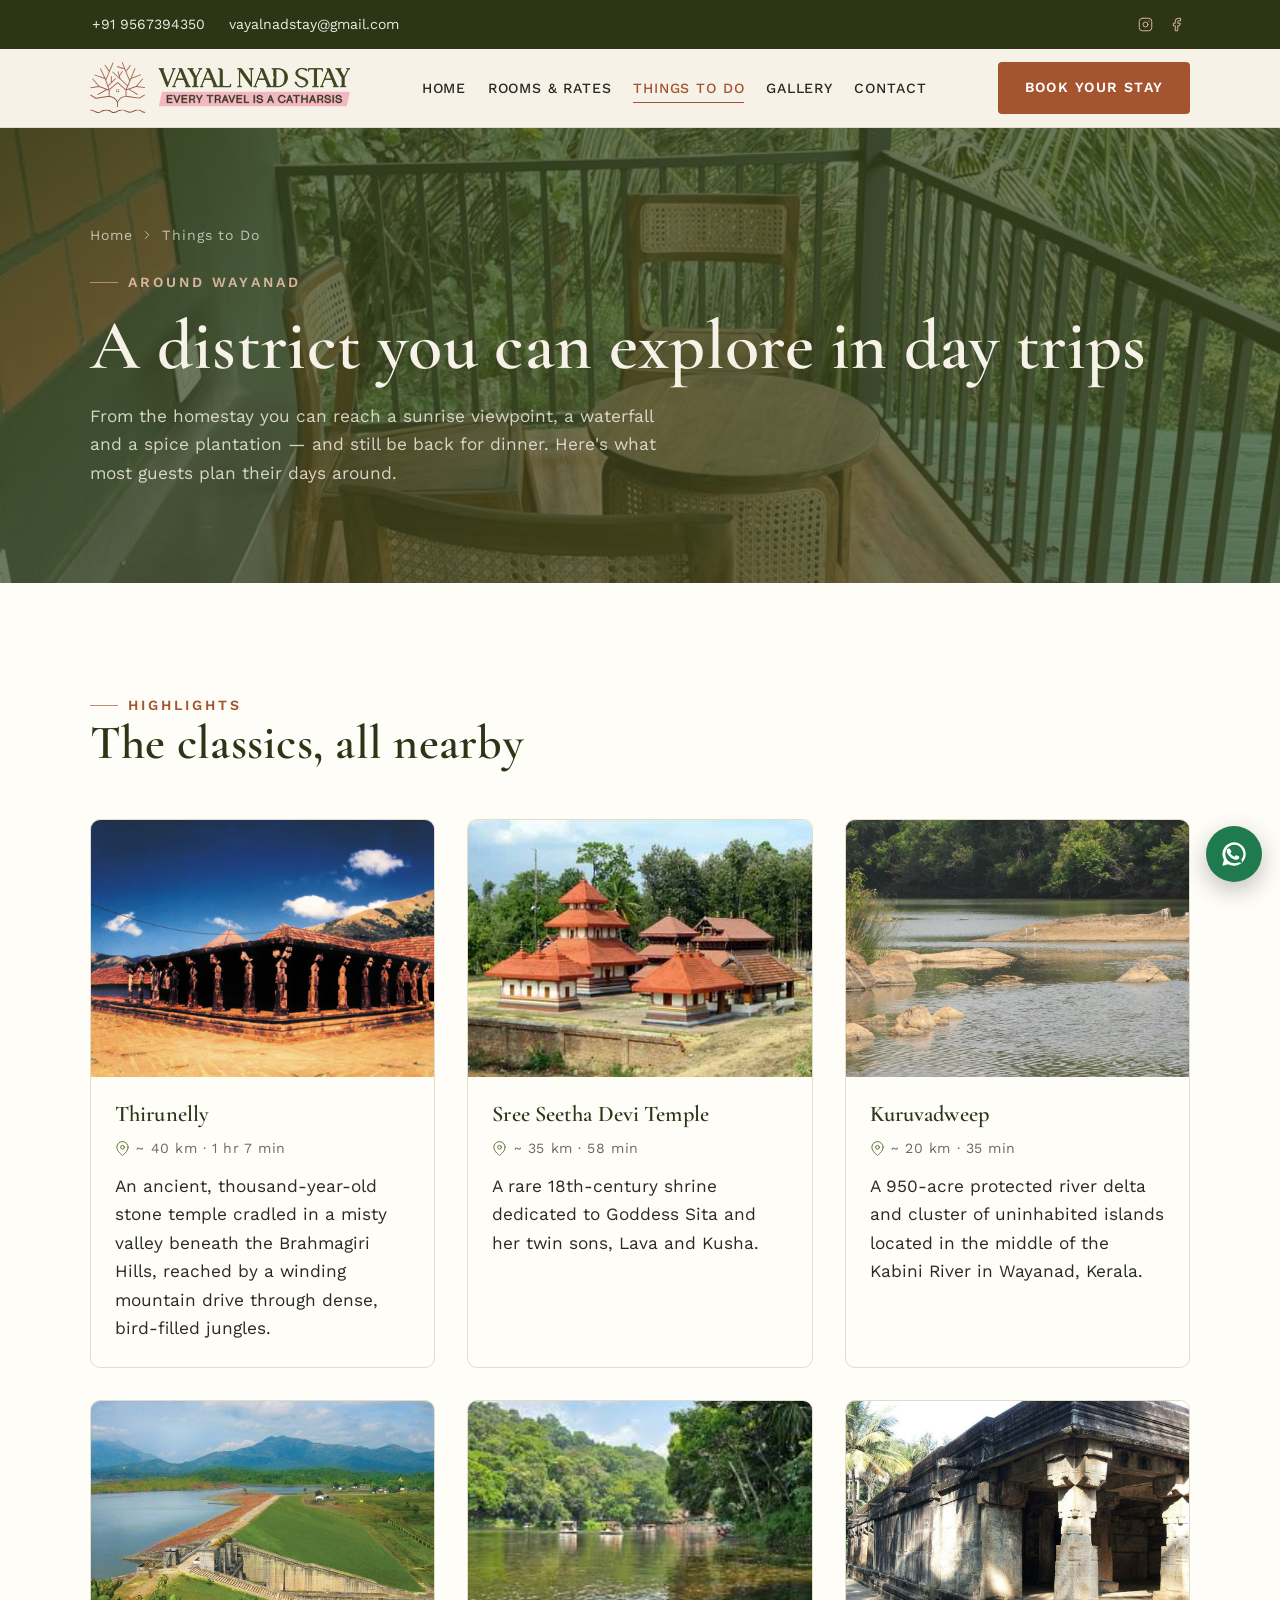
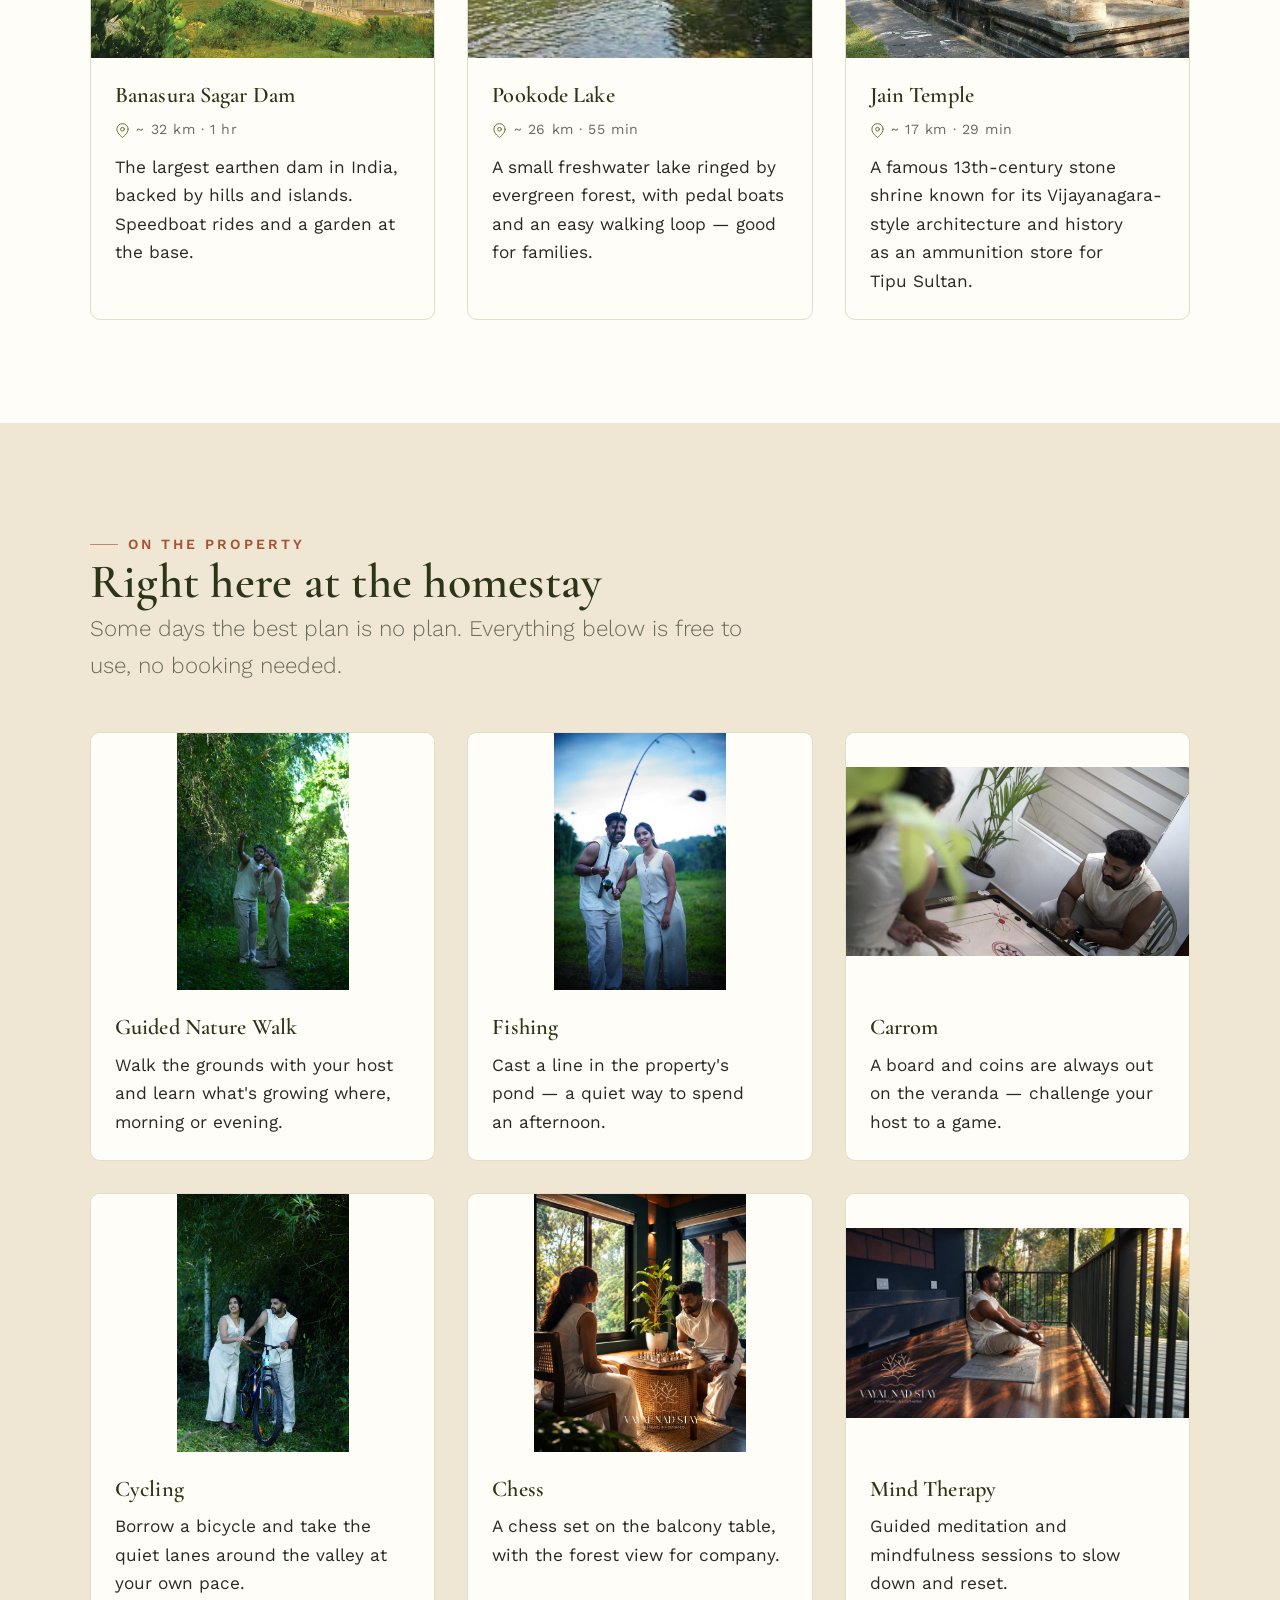
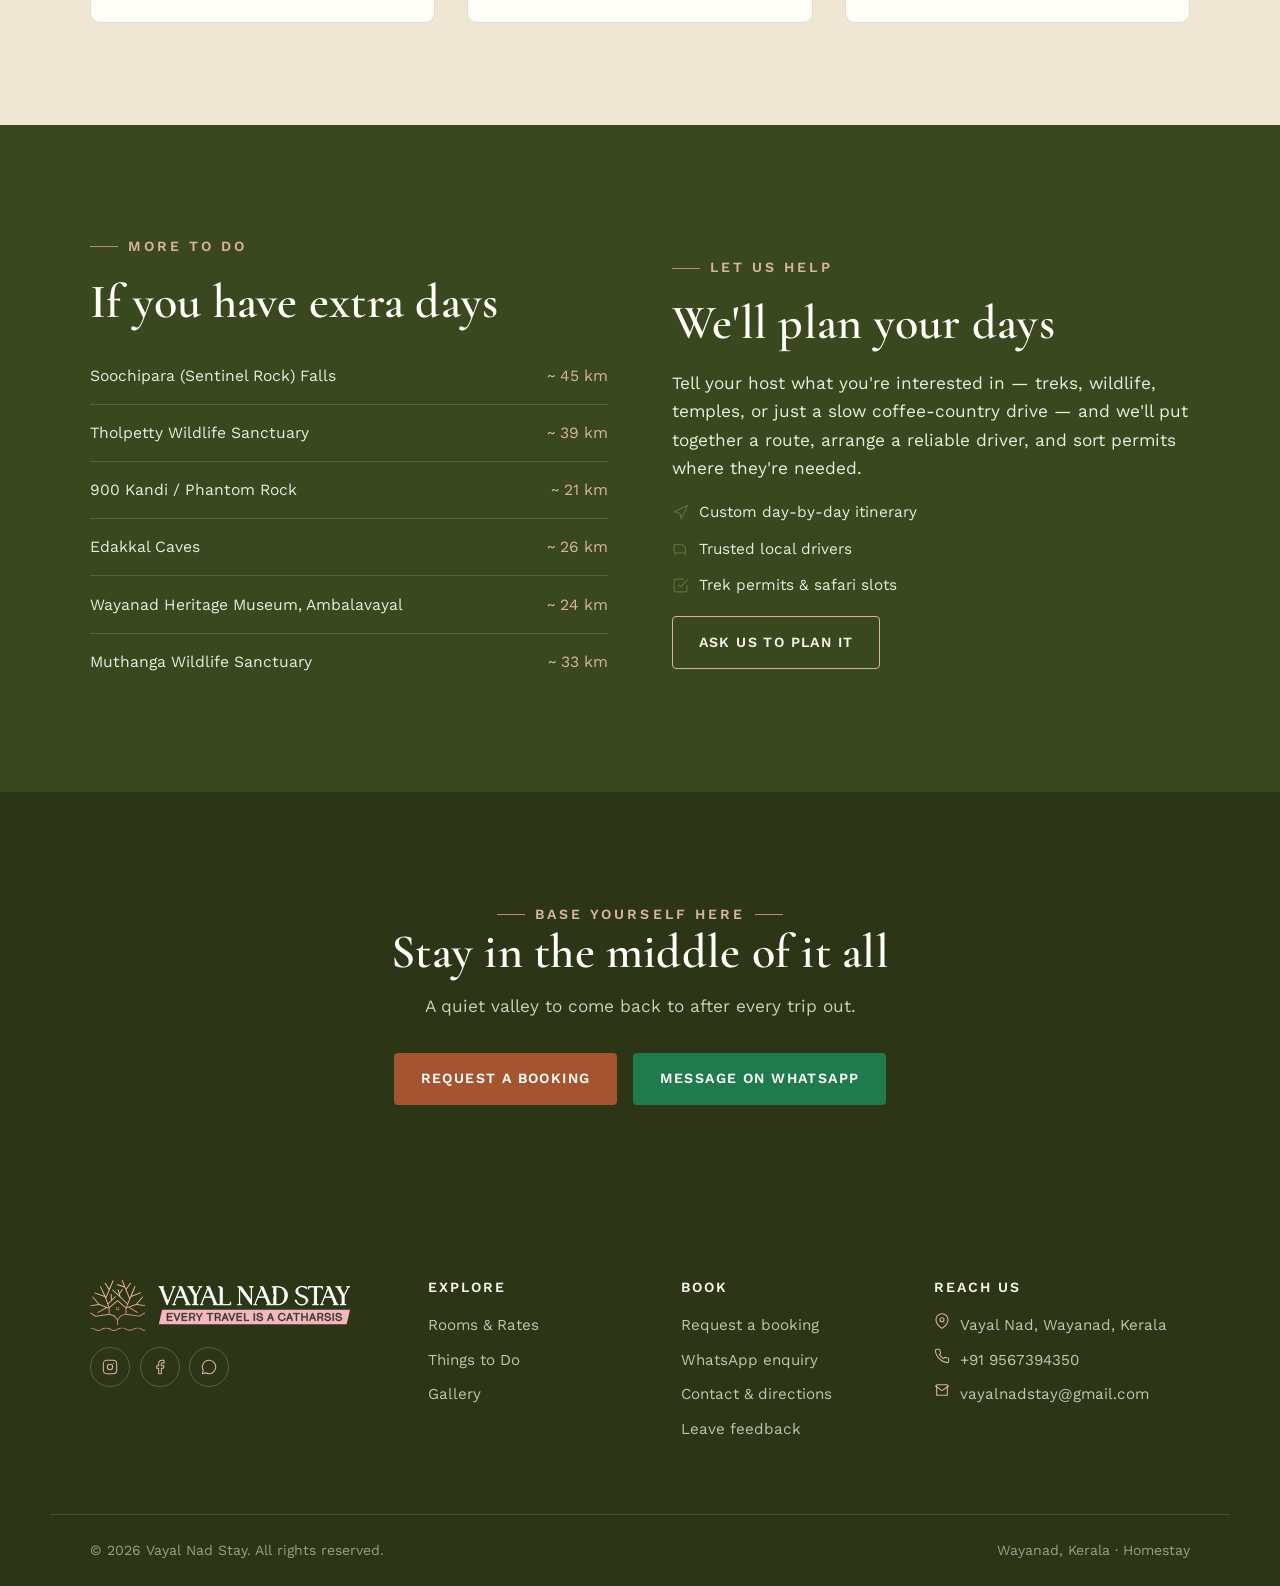
<file: things-to-do.html>
<!DOCTYPE html>
<html lang="en">
<head>
<meta charset="UTF-8">
<meta name="viewport" content="width=device-width, initial-scale=1">
<title>Things to Do in Wayanad — Vayal Nad Stay</title>
<meta name="description" content="Caves, peaks, waterfalls, dams and wildlife — the best of Wayanad within an easy drive of Vayal Nad Stay. Indicative distances and driving times.">
<link rel="icon" href="assets/brand/favicon.svg" type="image/svg+xml">
<meta property="og:title" content="Things to Do in Wayanad — Vayal Nad Stay">
<meta property="og:description" content="Plan your Wayanad days from a quiet homestay base — caves, treks, waterfalls and safaris nearby.">
<meta property="og:image" content="assets/brand/logo.jpg">
<link rel="preconnect" href="https://fonts.googleapis.com">
<link rel="preconnect" href="https://fonts.gstatic.com" crossorigin>
<link rel="stylesheet" href="assets/css/styles.css">
</head>
<body>
<a class="skip-link" href="#main">Skip to content</a>

<div class="topbar">
  <div class="container topbar__inner">
    <div class="topbar__group topbar__group--contact">
      <a href="#" data-tel data-tel-text><svg class="icon" viewBox="0 0 24 24"><path d="M22 16.92v3a2 2 0 0 1-2.18 2 19.79 19.79 0 0 1-8.63-3.07 19.5 19.5 0 0 1-6-6A19.79 19.79 0 0 1 2.09 4.18 2 2 0 0 1 4.11 2h3a2 2 0 0 1 2 1.72c.13.96.36 1.9.7 2.81a2 2 0 0 1-.45 2.11L8.09 9.91a16 16 0 0 0 6 6l1.27-1.27a2 2 0 0 1 2.11-.45c.9.34 1.85.57 2.81.7A2 2 0 0 1 22 16.92Z"/></svg><span>&nbsp;+91 9567394350</span></a>
      <a href="#" data-email data-email-text><svg class="icon" viewBox="0 0 24 24"><path d="M4 4h16v16H4z"/><path d="m22 6-10 7L2 6"/></svg><span>&nbsp;vayalnadstay@gmail.com</span></a>
    </div>
    <div class="topbar__group">
      <span class="sr-only">Follow us</span>
      <div class="topbar__socials">
        <a href="https://www.instagram.com/vayal_nad_stay" aria-label="Instagram" target="_blank" rel="noopener"><svg class="icon" viewBox="0 0 24 24"><rect x="2" y="2" width="20" height="20" rx="5"/><circle cx="12" cy="12" r="4"/><circle cx="17.5" cy="6.5" r="1" fill="currentColor" stroke="none"/></svg></a>
        <a href="https://www.facebook.com/share/1ByipynZVi/" aria-label="Facebook" target="_blank" rel="noopener"><svg class="icon" viewBox="0 0 24 24"><path d="M18 2h-3a5 5 0 0 0-5 5v3H7v4h3v8h4v-8h3l1-4h-4V7a1 1 0 0 1 1-1h3z"/></svg></a>
      </div>
    </div>
  </div>
</div>

<header class="site-header">
  <div class="container site-header__inner">
    <a class="brand" href="index.html" aria-label="Vayal Nad Stay — home"><img class="brand__logo" src="assets/brand/logo-header.svg" width="316" height="62" alt="Vayal Nad Stay — Every travel is a catharsis"></a>
    <button class="nav-toggle" aria-expanded="false" aria-controls="primary-nav" aria-label="Open menu">
      <svg class="icon" viewBox="0 0 24 24"><path d="M3 12h18M3 6h18M3 18h18"/></svg>
    </button>
    <nav class="nav" id="primary-nav" aria-label="Primary">
      <button class="nav__close" aria-label="Close menu"><svg class="icon" viewBox="0 0 24 24"><path d="M18 6 6 18M6 6l12 12"/></svg></button>
      <ul class="nav__list">
        <li><a class="nav__link" href="index.html">Home</a></li>
        <li><a class="nav__link" href="rooms.html">Rooms &amp; Rates</a></li>
        <li><a class="nav__link" href="things-to-do.html" aria-current="page">Things to Do</a></li>
        <li><a class="nav__link" href="gallery.html">Gallery</a></li>
        <li><a class="nav__link" href="contact.html">Contact</a></li>
      </ul>
      <a class="btn btn--primary nav__cta nav__cta--mobile" href="booking.html">Book your stay</a>
    </nav>
    <a class="btn btn--primary nav__cta" href="booking.html">Book your stay</a>
  </div>
</header>

<main id="main">

<section class="page-hero">
  <div class="page-hero__media"><img src="assets/img/balcony-forest.jpg" width="960" height="1280" alt="" aria-hidden="true"></div>
  <div class="container">
    <nav class="breadcrumb" aria-label="Breadcrumb">
      <a href="index.html">Home</a><svg class="icon" viewBox="0 0 24 24"><path d="m9 18 6-6-6-6"/></svg><span>Things to Do</span>
    </nav>
    <span class="eyebrow is-light">Around Wayanad</span>
    <h1>A district you can explore in day trips</h1>
    <p>From the homestay you can reach a sunrise viewpoint, a waterfall and a spice plantation — and still be back for dinner. Here's what most guests plan their days around.</p>
  </div>
</section>

<section class="section section--paper">
  <div class="container">
    <div class="section-head reveal">
      <span class="eyebrow">Highlights</span>
      <h2>The classics, all nearby</h2>
    </div>
    <div class="grid grid--3">
      <article class="card reveal">
        <div class="card__media"><img src="assets/img/thirunelly-temple.jpg" width="498" height="348" alt="Thirunelly Temple's sculpted pillared hall against the Brahmagiri hills" loading="lazy"></div>
        <div class="card__body">
          <h3>Thirunelly</h3>
          <div class="card__meta"><span><svg class="icon" viewBox="0 0 24 24"><path d="M21 10c0 7-9 13-9 13s-9-6-9-13a9 9 0 0 1 18 0Z"/><circle cx="12" cy="10" r="3"/></svg>~ 40 km &middot; 1 hr 7 min</span></div>
          <p>An ancient, thousand-year-old stone temple cradled in a misty valley beneath the Brahmagiri Hills, reached by a winding mountain drive through dense, bird-filled jungles.</p>
        </div>
      </article>
      <article class="card reveal">
        <div class="card__media"><img src="assets/img/sree-seetha-devi-temple.jpg" width="400" height="291" alt="Sree Seetha Devi Temple's red-tiled shrine complex" loading="lazy"></div>
        <div class="card__body">
          <h3>Sree Seetha Devi Temple</h3>
          <div class="card__meta"><span><svg class="icon" viewBox="0 0 24 24"><path d="M21 10c0 7-9 13-9 13s-9-6-9-13a9 9 0 0 1 18 0Z"/><circle cx="12" cy="10" r="3"/></svg>~ 35 km &middot; 58 min</span></div>
          <p>A rare 18th-century shrine dedicated to Goddess Sita and her twin sons, Lava and Kusha.</p>
        </div>
      </article>
      <article class="card reveal">
        <div class="card__media"><img src="assets/img/kuruvadweep.jpg" width="2000" height="1500" alt="Sandy river islets and rocks at Kuruvadweep on the Kabini River" loading="lazy"></div>
        <div class="card__body">
          <h3>Kuruvadweep</h3>
          <div class="card__meta"><span><svg class="icon" viewBox="0 0 24 24"><path d="M21 10c0 7-9 13-9 13s-9-6-9-13a9 9 0 0 1 18 0Z"/><circle cx="12" cy="10" r="3"/></svg>~ 20 km &middot; 35 min</span></div>
          <p>A 950-acre protected river delta and cluster of uninhabited islands located in the middle of the Kabini River in Wayanad, Kerala.</p>
        </div>
      </article>
      <article class="card reveal">
        <div class="card__media"><img src="assets/img/banasura-sagar-dam.jpg" width="650" height="433" alt="Banasura Sagar Dam with hills and reservoir" loading="lazy"></div>
        <div class="card__body">
          <h3>Banasura Sagar Dam</h3>
          <div class="card__meta"><span><svg class="icon" viewBox="0 0 24 24"><path d="M21 10c0 7-9 13-9 13s-9-6-9-13a9 9 0 0 1 18 0Z"/><circle cx="12" cy="10" r="3"/></svg>~ 32 km &middot; 1 hr</span></div>
          <p>The largest earthen dam in India, backed by hills and islands. Speedboat rides and a garden at the base.</p>
        </div>
      </article>
      <article class="card reveal">
        <div class="card__media"><img src="assets/img/pookode-lake.jpg" width="225" height="225" alt="Boats on Pookode Lake surrounded by forest" loading="lazy"></div>
        <div class="card__body">
          <h3>Pookode Lake</h3>
          <div class="card__meta"><span><svg class="icon" viewBox="0 0 24 24"><path d="M21 10c0 7-9 13-9 13s-9-6-9-13a9 9 0 0 1 18 0Z"/><circle cx="12" cy="10" r="3"/></svg>~ 26 km &middot; 55 min</span></div>
          <p>A small freshwater lake ringed by evergreen forest, with pedal boats and an easy walking loop — good for families.</p>
        </div>
      </article>
      <article class="card reveal">
        <div class="card__media"><img src="assets/img/jain-temple.jpg" width="1400" height="800" alt="Ancient carved stone pillars at the Jain Temple" loading="lazy"></div>
        <div class="card__body">
          <h3>Jain Temple</h3>
          <div class="card__meta"><span><svg class="icon" viewBox="0 0 24 24"><path d="M21 10c0 7-9 13-9 13s-9-6-9-13a9 9 0 0 1 18 0Z"/><circle cx="12" cy="10" r="3"/></svg>~ 17 km &middot; 29 min</span></div>
          <p>A famous 13th-century stone shrine known for its Vijayanagara-style architecture and history as an ammunition store for Tipu Sultan.</p>
        </div>
      </article>
    </div>
  </div>
</section>

<section class="section section--sand">
  <div class="container">
    <div class="section-head reveal">
      <span class="eyebrow">On the property</span>
      <h2>Right here at the homestay</h2>
      <p class="lede">Some days the best plan is no plan. Everything below is free to use, no booking needed.</p>
    </div>
    <div class="grid grid--3">
      <article class="card card--fit reveal">
        <div class="card__media"><img src="assets/img/forest-walk-couple.jpg" width="1067" height="1600" alt="Guests on a guided nature walk along a green forest trail on the property" loading="lazy"></div>
        <div class="card__body">
          <h3>Guided Nature Walk</h3>
          <p>Walk the grounds with your host and learn what's growing where, morning or evening.</p>
        </div>
      </article>
      <article class="card card--fit reveal">
        <div class="card__media"><img src="assets/img/fishing-couple.jpg" width="1067" height="1600" alt="A guest fishing at the property's pond at dusk" loading="lazy"></div>
        <div class="card__body">
          <h3>Fishing</h3>
          <p>Cast a line in the property's pond — a quiet way to spend an afternoon.</p>
        </div>
      </article>
      <article class="card card--fit reveal">
        <div class="card__media"><img src="assets/img/carrom-board.jpg" width="1280" height="706" alt="Guests playing carrom on the veranda" loading="lazy"></div>
        <div class="card__body">
          <h3>Carrom</h3>
          <p>A board and coins are always out on the veranda — challenge your host to a game.</p>
        </div>
      </article>
      <article class="card card--fit reveal">
        <div class="card__media"><img src="assets/img/cycling-couple.jpg" width="1067" height="1600" alt="Guests with a mountain bike on the homestay grounds" loading="lazy"></div>
        <div class="card__body">
          <h3>Cycling</h3>
          <p>Borrow a bicycle and take the quiet lanes around the valley at your own pace.</p>
        </div>
      </article>
      <article class="card card--fit reveal">
        <div class="card__media"><img src="assets/img/chess-balcony.jpg" width="1321" height="1600" alt="Guests playing chess at a table on the balcony overlooking the forest" loading="lazy"></div>
        <div class="card__body">
          <h3>Chess</h3>
          <p>A chess set on the balcony table, with the forest view for company.</p>
        </div>
      </article>
      <article class="card card--fit reveal">
        <div class="card__media"><img src="assets/img/yoga-balcony.jpg" width="1600" height="888" alt="A guest meditating on the balcony at sunrise" loading="lazy"></div>
        <div class="card__body">
          <h3>Mind Therapy</h3>
          <p>Guided meditation and mindfulness sessions to slow down and reset.</p>
        </div>
      </article>
    </div>
  </div>
</section>

<section class="section section--green">
  <div class="container split">
    <div class="split__body stack reveal">
      <span class="eyebrow is-light">More to do</span>
      <h2>If you have extra days</h2>
      <ul class="facts">
        <li>Soochipara (Sentinel Rock) Falls <span class="facts__val">~ 45 km</span></li>
        <li>Tholpetty Wildlife Sanctuary <span class="facts__val">~ 39 km</span></li>
        <li>900 Kandi / Phantom Rock <span class="facts__val">~ 21 km</span></li>
        <li>Edakkal Caves <span class="facts__val">~ 26 km</span></li>
        <li>Wayanad Heritage Museum, Ambalavayal <span class="facts__val">~ 24 km</span></li>
        <li>Muthanga Wildlife Sanctuary <span class="facts__val">~ 33 km</span></li>
      </ul>
    </div>
    <div class="split__body stack reveal">
      <span class="eyebrow is-light">Let us help</span>
      <h2>We'll plan your days</h2>
      <p>Tell your host what you're interested in — treks, wildlife, temples, or just a slow coffee-country drive — and we'll put together a route, arrange a reliable driver, and sort permits where they're needed.</p>
      <ul class="amenities" style="grid-template-columns:1fr">
        <li><svg class="icon" viewBox="0 0 24 24"><path d="M3 11l19-9-9 19-2-8-8-2z"/></svg>Custom day-by-day itinerary</li>
        <li><svg class="icon" viewBox="0 0 24 24"><path d="M5 17h14M5 17a2 2 0 0 1-2-2V7a2 2 0 0 1 2-2h9l5 5v5a2 2 0 0 1-2 2M5 17v2M19 17v2"/></svg>Trusted local drivers</li>
        <li><svg class="icon" viewBox="0 0 24 24"><path d="m9 11 3 3L22 4M21 12v7a2 2 0 0 1-2 2H5a2 2 0 0 1-2-2V5a2 2 0 0 1 2-2h11"/></svg>Trek permits &amp; safari slots</li>
      </ul>
      <a class="btn btn--on-dark" data-wa="Hello Vayal Nad Stay, we'd like help planning our Wayanad itinerary." href="#">Ask us to plan it</a>
    </div>
  </div>
</section>

<section class="section cta-band">
  <div class="container">
    <span class="eyebrow is-light is-centered">Base yourself here</span>
    <h2>Stay in the middle of it all</h2>
    <p>A quiet valley to come back to after every trip out.</p>
    <div class="cta-band__actions">
      <a class="btn btn--primary" href="booking.html">Request a booking</a>
      <a class="btn btn--wa" data-wa="Hello Vayal Nad Stay, I'd like to enquire about a stay." href="#">Message on WhatsApp</a>
    </div>
  </div>
</section>

</main>

<footer class="site-footer">
  <div class="container footer-grid">
    <div class="footer-col footer-brand">
      <img class="footer-brand__logo" src="assets/brand/logo-footer.svg" width="316" height="62" alt="Vayal Nad Stay — Every travel is a catharsis" loading="lazy">
      <div class="footer-socials">
        <a href="https://www.instagram.com/vayal_nad_stay" aria-label="Instagram" target="_blank" rel="noopener"><svg class="icon" viewBox="0 0 24 24"><rect x="2" y="2" width="20" height="20" rx="5"/><circle cx="12" cy="12" r="4"/><circle cx="17.5" cy="6.5" r="1" fill="currentColor" stroke="none"/></svg></a>
        <a href="https://www.facebook.com/share/1ByipynZVi/" aria-label="Facebook" target="_blank" rel="noopener"><svg class="icon" viewBox="0 0 24 24"><path d="M18 2h-3a5 5 0 0 0-5 5v3H7v4h3v8h4v-8h3l1-4h-4V7a1 1 0 0 1 1-1h3z"/></svg></a>
        <a href="#" data-wa="Hello Vayal Nad Stay!" aria-label="WhatsApp"><svg class="icon" viewBox="0 0 24 24"><path d="M12 2a10 10 0 0 0-8.6 15l-1.4 5 5.1-1.3A10 10 0 1 0 12 2Z"/></svg></a>
      </div>
    </div>
    <div class="footer-col">
      <h4>Explore</h4>
      <ul>
        <li><a href="rooms.html">Rooms &amp; Rates</a></li>
        <li><a href="things-to-do.html">Things to Do</a></li>
        <li><a href="gallery.html">Gallery</a></li>
      </ul>
    </div>
    <div class="footer-col">
      <h4>Book</h4>
      <ul>
        <li><a href="booking.html">Request a booking</a></li>
        <li><a href="#" data-wa="Hello Vayal Nad Stay, I'd like to check availability.">WhatsApp enquiry</a></li>
        <li><a href="contact.html">Contact &amp; directions</a></li>
        <li><a href="feedback.html">Leave feedback</a></li>
      </ul>
    </div>
    <div class="footer-col">
      <h4>Reach us</h4>
      <ul>
        <li class="with-icon"><svg class="icon" viewBox="0 0 24 24"><path d="M21 10c0 7-9 13-9 13s-9-6-9-13a9 9 0 0 1 18 0Z"/><circle cx="12" cy="10" r="3"/></svg><a href="https://www.google.com/maps/search/?api=1&query=11.735161,76.137428" target="_blank" rel="noopener">Vayal Nad, Wayanad, Kerala</a></li>
        <li class="with-icon"><svg class="icon" viewBox="0 0 24 24"><path d="M22 16.92v3a2 2 0 0 1-2.18 2 19.79 19.79 0 0 1-8.63-3.07 19.5 19.5 0 0 1-6-6A19.79 19.79 0 0 1 2.09 4.18 2 2 0 0 1 4.11 2h3a2 2 0 0 1 2 1.72c.13.96.36 1.9.7 2.81a2 2 0 0 1-.45 2.11L8.09 9.91a16 16 0 0 0 6 6l1.27-1.27a2 2 0 0 1 2.11-.45c.9.34 1.85.57 2.81.7A2 2 0 0 1 22 16.92Z"/></svg><a href="#" data-tel data-tel-text>+91 9567394350</a></li>
        <li class="with-icon"><svg class="icon" viewBox="0 0 24 24"><path d="M4 4h16v16H4z"/><path d="m22 6-10 7L2 6"/></svg><a href="#" data-email data-email-text>vayalnadstay@gmail.com</a></li>
      </ul>
    </div>
  </div>
  <div class="container footer-bottom">
    <span>&copy; <span id="year">2025</span> Vayal Nad Stay. All rights reserved.</span>
    <span>Wayanad, Kerala &middot; Homestay</span>
  </div>
</footer>

<a class="wa-fab" data-wa="Hello Vayal Nad Stay, I have a question about staying with you." href="#" aria-label="Chat on WhatsApp">
  <svg class="icon" viewBox="0 0 24 24"><path d="M12 2a10 10 0 0 0-8.6 15l-1.4 5 5.1-1.3A10 10 0 1 0 12 2Zm0 2a8 8 0 0 1 6.3 12.9l.9 3-3-.8A8 8 0 1 1 12 4Z"/><path d="M8.5 7.7c-.2-.5-.4-.5-.6-.5h-.5a1 1 0 0 0-.7.3c-.3.3-.9.9-.9 2.1s.9 2.4 1 2.6c.1.2 1.8 2.9 4.5 4 2.2.9 2.7.7 3.2.7.5-.1 1.6-.7 1.9-1.3.2-.7.2-1.2.1-1.3l-.5-.3-1.9-.9c-.3-.1-.5-.1-.7.1l-.7.9c-.1.2-.3.2-.5.1a6.3 6.3 0 0 1-1.9-1.1 7 7 0 0 1-1.3-1.6c-.1-.2 0-.4.1-.5l.4-.5c.2-.1.2-.3.3-.5v-.4L8.5 7.7Z" fill="currentColor"/></svg>
</a>

<script src="assets/js/main.js"></script>
</body>
</html>
</file>
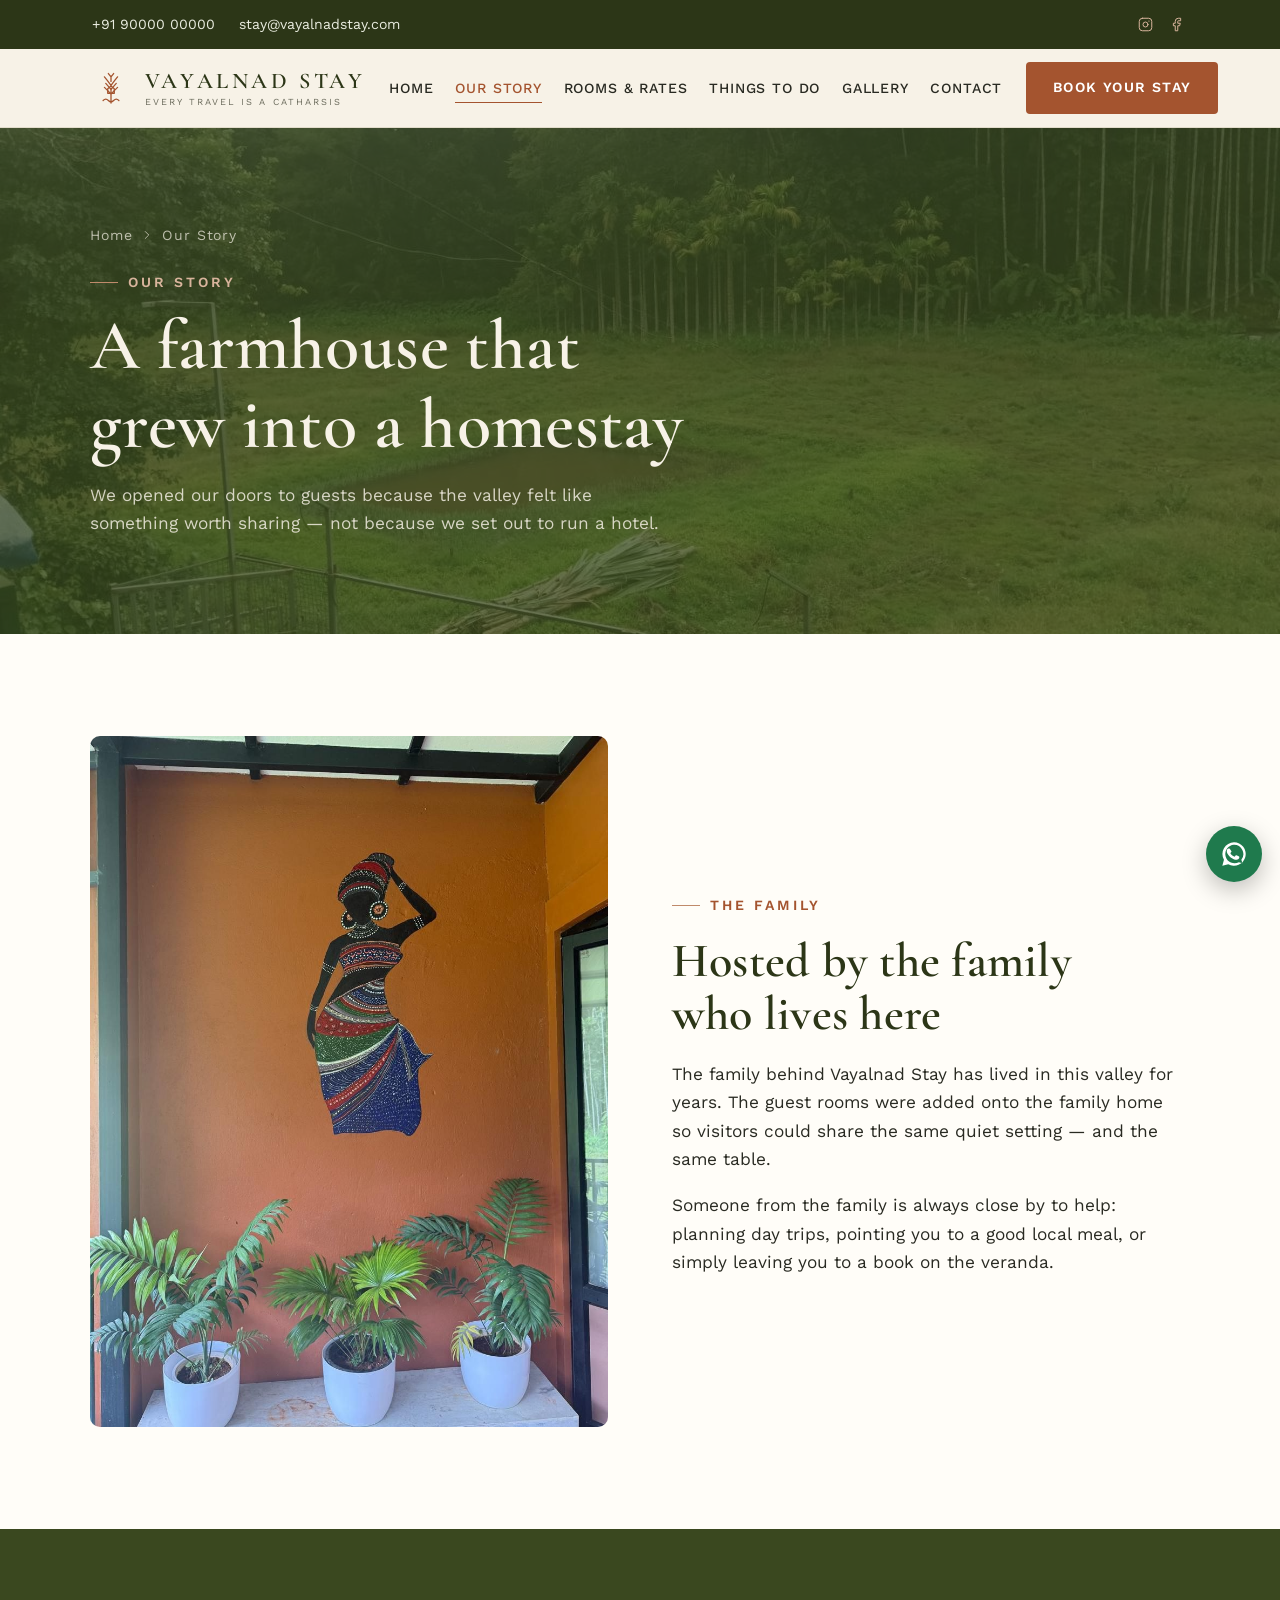
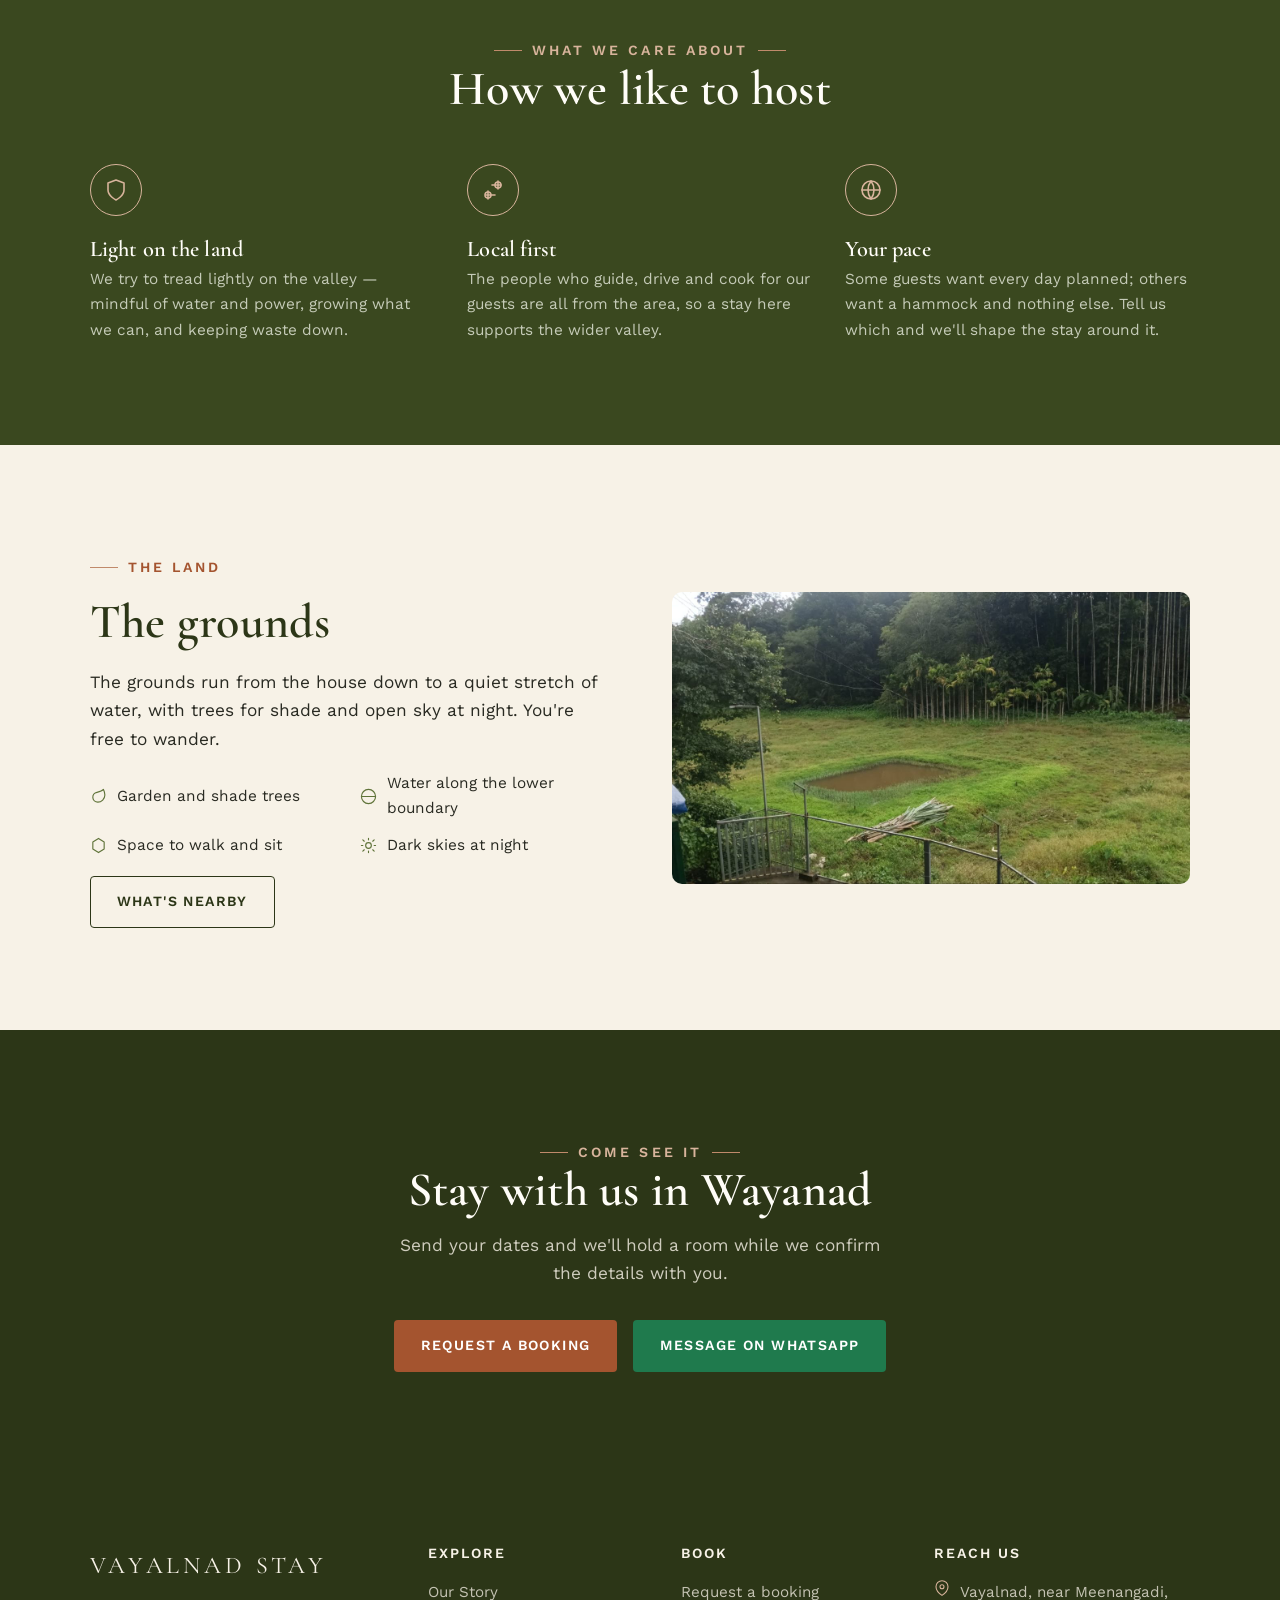
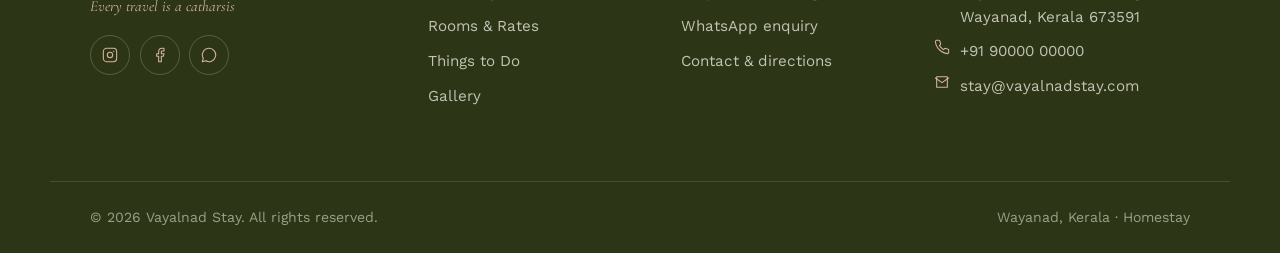
<file: site/about.html>
<!DOCTYPE html>
<html lang="en">
<head>
<meta charset="UTF-8">
<meta name="viewport" content="width=device-width, initial-scale=1">
<title>Our Story — Vayalnad Stay, Wayanad</title>
<meta name="description" content="The story behind Vayalnad Stay — a quiet family-run homestay set in a farm valley in Wayanad, Kerala.">
<link rel="icon" href="assets/brand/favicon.svg" type="image/svg+xml">
<meta property="og:title" content="Our Story — Vayalnad Stay">
<meta property="og:description" content="A family home on a small farm in the hills of Wayanad, opened as a quiet homestay.">
<meta property="og:image" content="assets/brand/logo.jpg">
<link rel="preconnect" href="https://fonts.googleapis.com">
<link rel="preconnect" href="https://fonts.gstatic.com" crossorigin>
<link rel="stylesheet" href="assets/css/styles.css">
</head>
<body>
<a class="skip-link" href="#main">Skip to content</a>

<div class="topbar">
  <div class="container topbar__inner">
    <div class="topbar__group topbar__group--contact">
      <a href="#" data-tel data-tel-text><svg class="icon" viewBox="0 0 24 24"><path d="M22 16.92v3a2 2 0 0 1-2.18 2 19.79 19.79 0 0 1-8.63-3.07 19.5 19.5 0 0 1-6-6A19.79 19.79 0 0 1 2.09 4.18 2 2 0 0 1 4.11 2h3a2 2 0 0 1 2 1.72c.13.96.36 1.9.7 2.81a2 2 0 0 1-.45 2.11L8.09 9.91a16 16 0 0 0 6 6l1.27-1.27a2 2 0 0 1 2.11-.45c.9.34 1.85.57 2.81.7A2 2 0 0 1 22 16.92Z"/></svg><span>&nbsp;+91 90000 00000</span></a>
      <a href="#" data-email data-email-text><svg class="icon" viewBox="0 0 24 24"><path d="M4 4h16v16H4z"/><path d="m22 6-10 7L2 6"/></svg><span>&nbsp;stay@vayalnadstay.com</span></a>
    </div>
    <div class="topbar__group">
      <span class="sr-only">Follow us</span>
      <div class="topbar__socials">
        <a href="#" aria-label="Instagram" target="_blank" rel="noopener"><svg class="icon" viewBox="0 0 24 24"><rect x="2" y="2" width="20" height="20" rx="5"/><circle cx="12" cy="12" r="4"/><circle cx="17.5" cy="6.5" r="1" fill="currentColor" stroke="none"/></svg></a>
        <a href="#" aria-label="Facebook" target="_blank" rel="noopener"><svg class="icon" viewBox="0 0 24 24"><path d="M18 2h-3a5 5 0 0 0-5 5v3H7v4h3v8h4v-8h3l1-4h-4V7a1 1 0 0 1 1-1h3z"/></svg></a>
      </div>
    </div>
  </div>
</div>

<header class="site-header">
  <div class="container site-header__inner">
    <a class="brand" href="index.html" aria-label="Vayalnad Stay — home">
      <svg class="brand__mark" viewBox="0 0 64 64" aria-hidden="true"><g fill="none" stroke="currentColor" stroke-width="2" stroke-linecap="round" stroke-linejoin="round"><path d="M32 55V33"/><path d="M32 41 22 31M32 41 42 31M32 34 24 25M32 34 40 25M32 28 26 20M32 28 38 20M32 22V14M26 20 22 15M38 20 42 15M32 15 28 10M32 15 36 10"/><path d="M27 40v-7l5-4 5 4v7z"/><path d="M20 51c3-3 5-3 8 0s5 3 8 0 5-3 8 0"/></g></svg>
      <span class="brand__text">
        <span class="brand__name">Vayalnad Stay</span>
        <span class="brand__tag">Every travel is a catharsis</span>
      </span>
    </a>
    <button class="nav-toggle" aria-expanded="false" aria-controls="primary-nav" aria-label="Open menu">
      <svg class="icon" viewBox="0 0 24 24"><path d="M3 12h18M3 6h18M3 18h18"/></svg>
    </button>
    <nav class="nav" id="primary-nav" aria-label="Primary">
      <button class="nav__close" aria-label="Close menu"><svg class="icon" viewBox="0 0 24 24"><path d="M18 6 6 18M6 6l12 12"/></svg></button>
      <ul class="nav__list">
        <li><a class="nav__link" href="index.html">Home</a></li>
        <li><a class="nav__link" href="about.html" aria-current="page">Our Story</a></li>
        <li><a class="nav__link" href="rooms.html">Rooms &amp; Rates</a></li>
        <li><a class="nav__link" href="things-to-do.html">Things to Do</a></li>
        <li><a class="nav__link" href="gallery.html">Gallery</a></li>
        <li><a class="nav__link" href="contact.html">Contact</a></li>
      </ul>
      <a class="btn btn--primary nav__cta nav__cta--mobile" href="booking.html">Book your stay</a>
    </nav>
    <a class="btn btn--primary nav__cta" href="booking.html">Book your stay</a>
  </div>
</header>

<main id="main">

<section class="page-hero">
  <div class="page-hero__media"><img src="assets/img/valley-pond.jpg" width="1280" height="720" alt="" aria-hidden="true"></div>
  <div class="container">
    <nav class="breadcrumb" aria-label="Breadcrumb">
      <a href="index.html">Home</a><svg class="icon" viewBox="0 0 24 24"><path d="m9 18 6-6-6-6"/></svg><span>Our Story</span>
    </nav>
    <span class="eyebrow is-light">Our Story</span>
    <h1>A farmhouse that grew into a homestay</h1>
    <p>We opened our doors to guests because the valley felt like something worth sharing — not because we set out to run a hotel.</p>
  </div>
</section>

<section class="section section--paper">
  <div class="container split">
    <div class="split__media reveal">
      <img src="assets/img/mural-veranda.jpg" width="960" height="1280" alt="Hand-painted mural on the terracotta veranda wall, framed by potted palms" style="border-radius:10px">
    </div>
    <div class="split__body stack reveal">
      <span class="eyebrow">The family</span>
      <h2>Hosted by the family who lives here</h2>
      <p>The family behind Vayalnad Stay has lived in this valley for years. The guest rooms were added onto the family home so visitors could share the same quiet setting — and the same table.</p>
      <p>Someone from the family is always close by to help: planning day trips, pointing you to a good local meal, or simply leaving you to a book on the veranda.</p>
    </div>
  </div>
</section>

<section class="section section--green">
  <div class="container">
    <div class="section-head is-centered reveal">
      <span class="eyebrow is-light is-centered">What we care about</span>
      <h2>How we like to host</h2>
    </div>
    <div class="grid grid--3">
      <div class="feature reveal">
        <div class="feature__icon"><svg class="icon" viewBox="0 0 24 24"><path d="M12 22s8-4 8-10V5l-8-3-8 3v7c0 6 8 10 8 10Z"/></svg></div>
        <h3>Light on the land</h3>
        <p>We try to tread lightly on the valley — mindful of water and power, growing what we can, and keeping waste down.</p>
      </div>
      <div class="feature reveal">
        <div class="feature__icon"><svg class="icon" viewBox="0 0 24 24"><path d="M20 7h-9M14 17H5M17 3v8M7 13v8"/><circle cx="17" cy="7" r="3"/><circle cx="7" cy="17" r="3"/></svg></div>
        <h3>Local first</h3>
        <p>The people who guide, drive and cook for our guests are all from the area, so a stay here supports the wider valley.</p>
      </div>
      <div class="feature reveal">
        <div class="feature__icon"><svg class="icon" viewBox="0 0 24 24"><path d="M3 12h18M12 3a15 15 0 0 1 0 18M12 3a15 15 0 0 0 0 18"/><circle cx="12" cy="12" r="9"/></svg></div>
        <h3>Your pace</h3>
        <p>Some guests want every day planned; others want a hammock and nothing else. Tell us which and we'll shape the stay around it.</p>
      </div>
    </div>
  </div>
</section>

<section class="section">
  <div class="container split split--media-right">
    <div class="split__media reveal">
      <img src="assets/img/valley-pond.jpg" width="1280" height="720" alt="View across the grassy grounds to a small pond and a stand of palms" style="border-radius:10px">
    </div>
    <div class="split__body stack reveal">
      <span class="eyebrow">The land</span>
      <h2>The grounds</h2>
      <p>The grounds run from the house down to a quiet stretch of water, with trees for shade and open sky at night. You're free to wander.</p>
      <ul class="amenities">
        <li><svg class="icon" viewBox="0 0 24 24"><path d="M11 20A7 7 0 0 1 9.8 6.1C15.5 5 17 4.48 19 2c1 2 2 4.18 2 8 0 5.5-4.78 10-10 10Z"/></svg>Garden and shade trees</li>
        <li><svg class="icon" viewBox="0 0 24 24"><path d="M2 12h20M2 12a10 10 0 0 1 20 0M2 12a10 10 0 0 0 20 0"/></svg>Water along the lower boundary</li>
        <li><svg class="icon" viewBox="0 0 24 24"><path d="M12 2 4 7v10l8 5 8-5V7z"/></svg>Space to walk and sit</li>
        <li><svg class="icon" viewBox="0 0 24 24"><circle cx="12" cy="12" r="4"/><path d="M12 2v2M12 20v2M4 12H2M22 12h-2M6 6 4 4M20 20l-2-2M6 18l-2 2M20 4l-2 2"/></svg>Dark skies at night</li>
      </ul>
      <a class="btn btn--ghost" href="things-to-do.html">What's nearby</a>
    </div>
  </div>
</section>

<section class="section cta-band">
  <div class="container">
    <span class="eyebrow is-light is-centered">Come see it</span>
    <h2>Stay with us in Wayanad</h2>
    <p>Send your dates and we'll hold a room while we confirm the details with you.</p>
    <div class="cta-band__actions">
      <a class="btn btn--primary" href="booking.html">Request a booking</a>
      <a class="btn btn--wa" data-wa="Hello Vayalnad Stay, I read about your homestay and would like to enquire about a stay." href="#">Message on WhatsApp</a>
    </div>
  </div>
</section>

</main>

<footer class="site-footer">
  <div class="container footer-grid">
    <div class="footer-col footer-brand">
      <div class="footer-brand__name">Vayalnad Stay</div>
      <p class="footer-brand__tag">Every travel is a catharsis</p>
      <div class="footer-socials">
        <a href="#" aria-label="Instagram" target="_blank" rel="noopener"><svg class="icon" viewBox="0 0 24 24"><rect x="2" y="2" width="20" height="20" rx="5"/><circle cx="12" cy="12" r="4"/><circle cx="17.5" cy="6.5" r="1" fill="currentColor" stroke="none"/></svg></a>
        <a href="#" aria-label="Facebook" target="_blank" rel="noopener"><svg class="icon" viewBox="0 0 24 24"><path d="M18 2h-3a5 5 0 0 0-5 5v3H7v4h3v8h4v-8h3l1-4h-4V7a1 1 0 0 1 1-1h3z"/></svg></a>
        <a href="#" data-wa="Hello Vayalnad Stay!" aria-label="WhatsApp"><svg class="icon" viewBox="0 0 24 24"><path d="M12 2a10 10 0 0 0-8.6 15l-1.4 5 5.1-1.3A10 10 0 1 0 12 2Z"/></svg></a>
      </div>
    </div>
    <div class="footer-col">
      <h4>Explore</h4>
      <ul>
        <li><a href="about.html">Our Story</a></li>
        <li><a href="rooms.html">Rooms &amp; Rates</a></li>
        <li><a href="things-to-do.html">Things to Do</a></li>
        <li><a href="gallery.html">Gallery</a></li>
      </ul>
    </div>
    <div class="footer-col">
      <h4>Book</h4>
      <ul>
        <li><a href="booking.html">Request a booking</a></li>
        <li><a href="#" data-wa="Hello Vayalnad Stay, I'd like to check availability.">WhatsApp enquiry</a></li>
        <li><a href="contact.html">Contact &amp; directions</a></li>
      </ul>
    </div>
    <div class="footer-col">
      <h4>Reach us</h4>
      <ul>
        <li class="with-icon"><svg class="icon" viewBox="0 0 24 24"><path d="M21 10c0 7-9 13-9 13s-9-6-9-13a9 9 0 0 1 18 0Z"/><circle cx="12" cy="10" r="3"/></svg><span>Vayalnad, near Meenangadi,<br>Wayanad, Kerala 673591</span></li>
        <li class="with-icon"><svg class="icon" viewBox="0 0 24 24"><path d="M22 16.92v3a2 2 0 0 1-2.18 2 19.79 19.79 0 0 1-8.63-3.07 19.5 19.5 0 0 1-6-6A19.79 19.79 0 0 1 2.09 4.18 2 2 0 0 1 4.11 2h3a2 2 0 0 1 2 1.72c.13.96.36 1.9.7 2.81a2 2 0 0 1-.45 2.11L8.09 9.91a16 16 0 0 0 6 6l1.27-1.27a2 2 0 0 1 2.11-.45c.9.34 1.85.57 2.81.7A2 2 0 0 1 22 16.92Z"/></svg><a href="#" data-tel data-tel-text>+91 90000 00000</a></li>
        <li class="with-icon"><svg class="icon" viewBox="0 0 24 24"><path d="M4 4h16v16H4z"/><path d="m22 6-10 7L2 6"/></svg><a href="#" data-email data-email-text>stay@vayalnadstay.com</a></li>
      </ul>
    </div>
  </div>
  <div class="container footer-bottom">
    <span>&copy; <span id="year">2025</span> Vayalnad Stay. All rights reserved.</span>
    <span>Wayanad, Kerala &middot; Homestay</span>
  </div>
</footer>

<a class="wa-fab" data-wa="Hello Vayalnad Stay, I have a question about staying with you." href="#" aria-label="Chat on WhatsApp">
  <svg class="icon" viewBox="0 0 24 24"><path d="M12 2a10 10 0 0 0-8.6 15l-1.4 5 5.1-1.3A10 10 0 1 0 12 2Zm0 2a8 8 0 0 1 6.3 12.9l.9 3-3-.8A8 8 0 1 1 12 4Z"/><path d="M8.5 7.7c-.2-.5-.4-.5-.6-.5h-.5a1 1 0 0 0-.7.3c-.3.3-.9.9-.9 2.1s.9 2.4 1 2.6c.1.2 1.8 2.9 4.5 4 2.2.9 2.7.7 3.2.7.5-.1 1.6-.7 1.9-1.3.2-.7.2-1.2.1-1.3l-.5-.3-1.9-.9c-.3-.1-.5-.1-.7.1l-.7.9c-.1.2-.3.2-.5.1a6.3 6.3 0 0 1-1.9-1.1 7 7 0 0 1-1.3-1.6c-.1-.2 0-.4.1-.5l.4-.5c.2-.1.2-.3.3-.5v-.4L8.5 7.7Z" fill="currentColor"/></svg>
</a>

<script src="assets/js/main.js"></script>
</body>
</html>
</file>
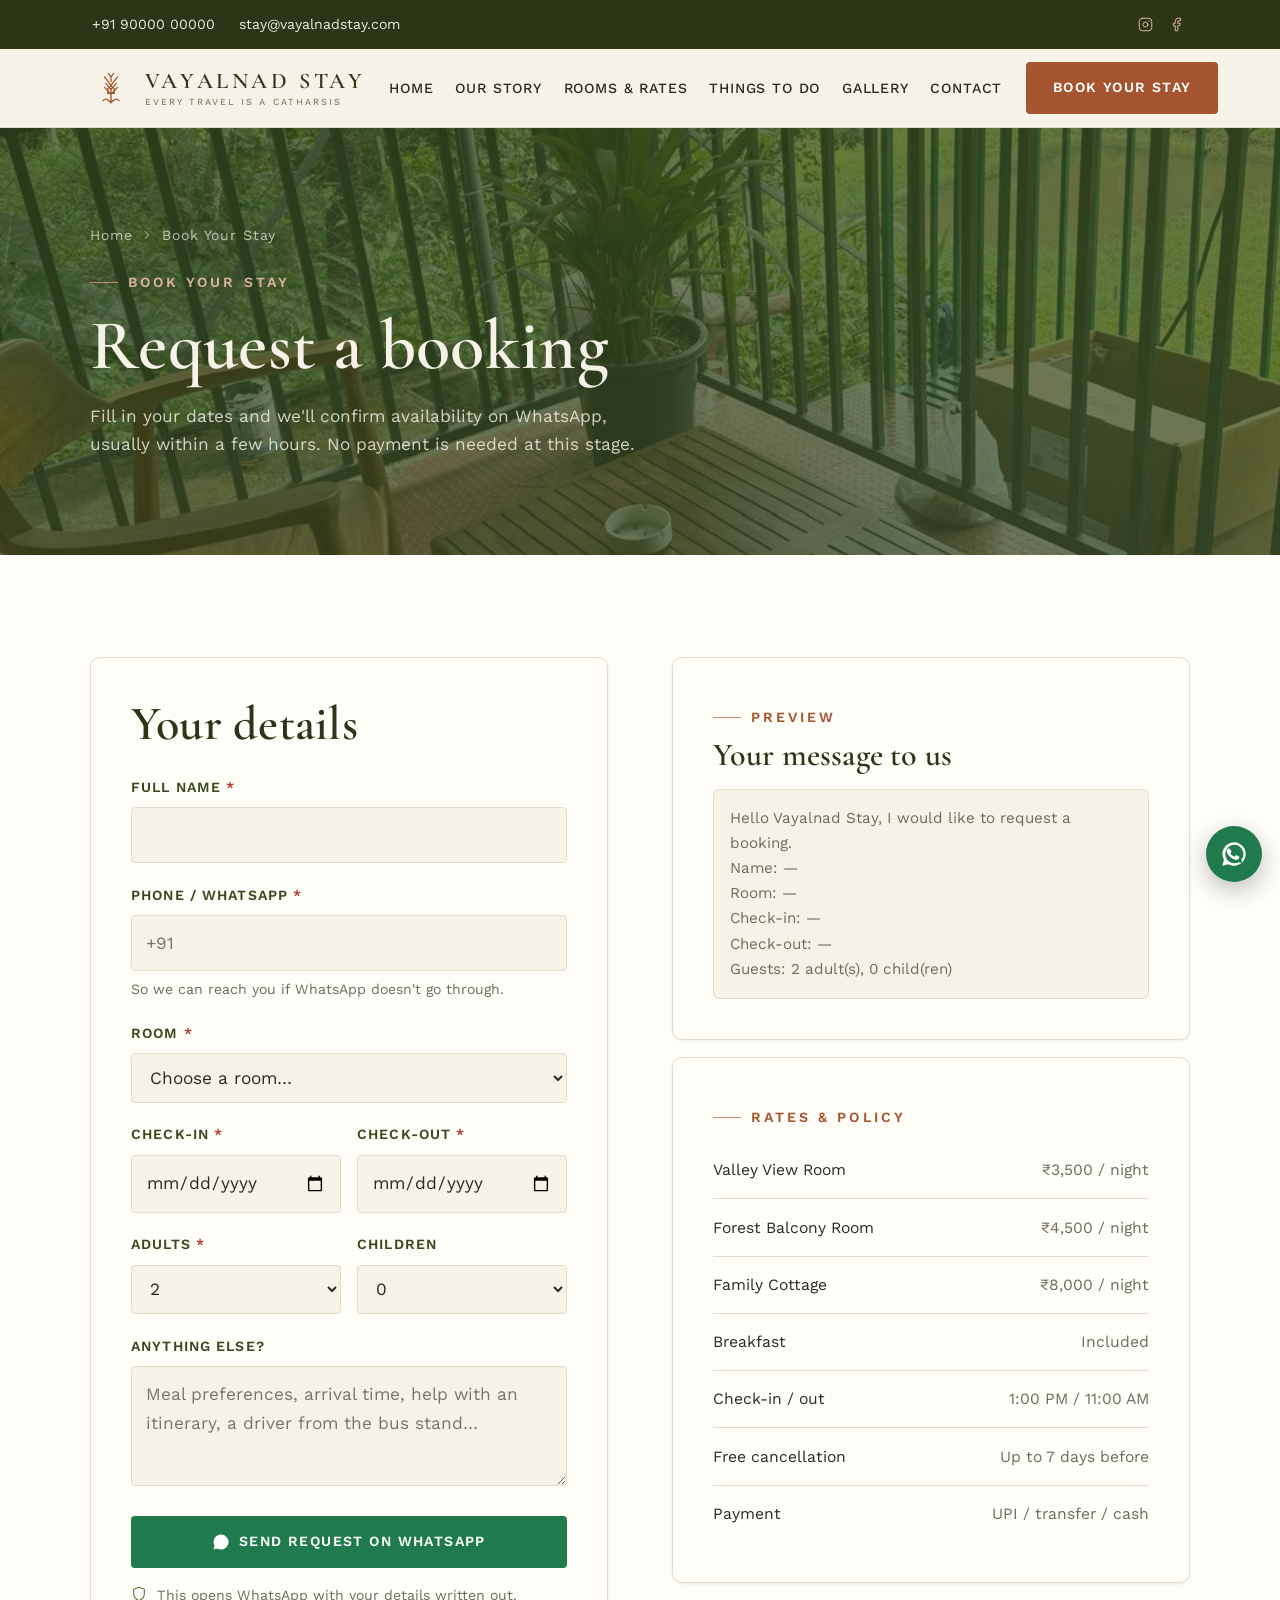
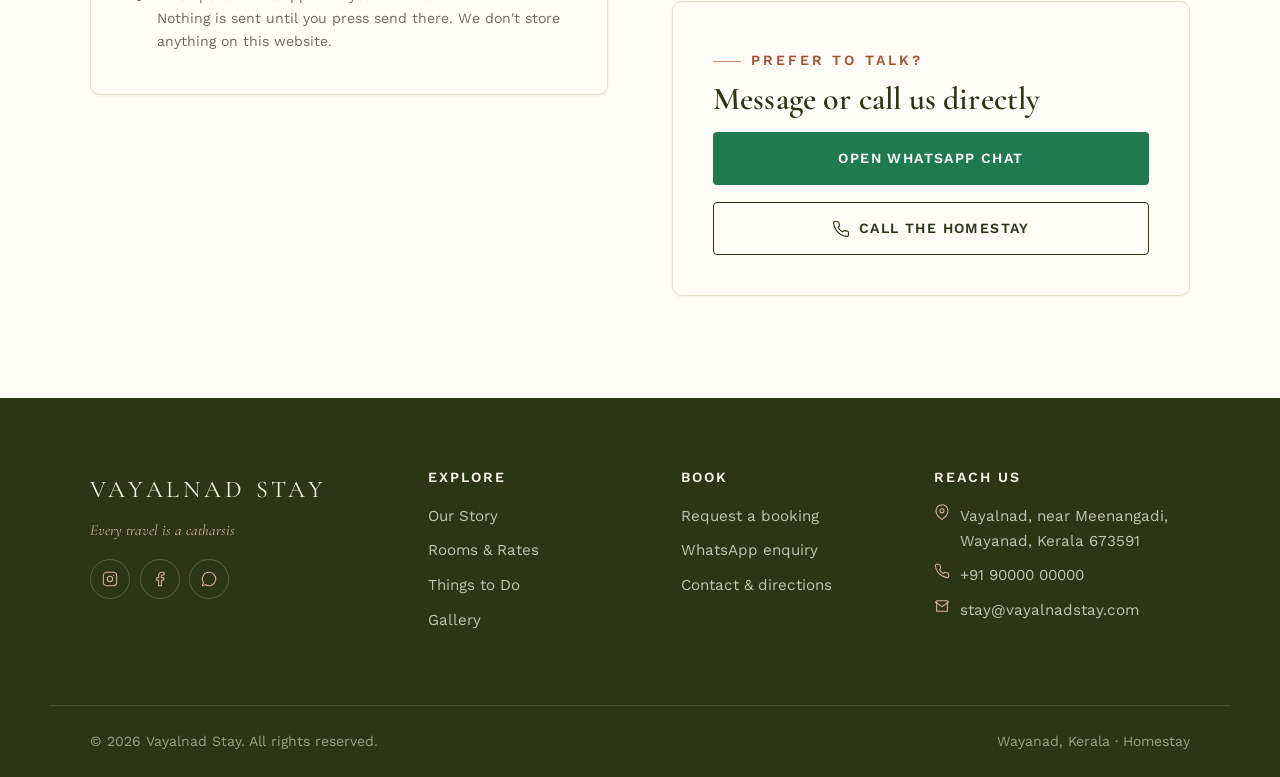
<file: site/booking.html>
<!DOCTYPE html>
<html lang="en">
<head>
<meta charset="UTF-8">
<meta name="viewport" content="width=device-width, initial-scale=1">
<title>Book Your Stay — Vayalnad Stay, Wayanad</title>
<meta name="description" content="Request a booking at Vayalnad Stay. Choose your room and dates and send the details to us on WhatsApp — no deposit needed to check availability.">
<link rel="icon" href="assets/brand/favicon.svg" type="image/svg+xml">
<meta property="og:title" content="Book Your Stay — Vayalnad Stay">
<meta property="og:description" content="Choose a room and dates, then send us the details on WhatsApp.">
<meta property="og:image" content="assets/brand/logo.jpg">
<link rel="preconnect" href="https://fonts.googleapis.com">
<link rel="preconnect" href="https://fonts.gstatic.com" crossorigin>
<link rel="stylesheet" href="assets/css/styles.css">
</head>
<body>
<a class="skip-link" href="#main">Skip to content</a>

<div class="topbar">
  <div class="container topbar__inner">
    <div class="topbar__group topbar__group--contact">
      <a href="#" data-tel data-tel-text><svg class="icon" viewBox="0 0 24 24"><path d="M22 16.92v3a2 2 0 0 1-2.18 2 19.79 19.79 0 0 1-8.63-3.07 19.5 19.5 0 0 1-6-6A19.79 19.79 0 0 1 2.09 4.18 2 2 0 0 1 4.11 2h3a2 2 0 0 1 2 1.72c.13.96.36 1.9.7 2.81a2 2 0 0 1-.45 2.11L8.09 9.91a16 16 0 0 0 6 6l1.27-1.27a2 2 0 0 1 2.11-.45c.9.34 1.85.57 2.81.7A2 2 0 0 1 22 16.92Z"/></svg><span>&nbsp;+91 90000 00000</span></a>
      <a href="#" data-email data-email-text><svg class="icon" viewBox="0 0 24 24"><path d="M4 4h16v16H4z"/><path d="m22 6-10 7L2 6"/></svg><span>&nbsp;stay@vayalnadstay.com</span></a>
    </div>
    <div class="topbar__group">
      <span class="sr-only">Follow us</span>
      <div class="topbar__socials">
        <a href="#" aria-label="Instagram" target="_blank" rel="noopener"><svg class="icon" viewBox="0 0 24 24"><rect x="2" y="2" width="20" height="20" rx="5"/><circle cx="12" cy="12" r="4"/><circle cx="17.5" cy="6.5" r="1" fill="currentColor" stroke="none"/></svg></a>
        <a href="#" aria-label="Facebook" target="_blank" rel="noopener"><svg class="icon" viewBox="0 0 24 24"><path d="M18 2h-3a5 5 0 0 0-5 5v3H7v4h3v8h4v-8h3l1-4h-4V7a1 1 0 0 1 1-1h3z"/></svg></a>
      </div>
    </div>
  </div>
</div>

<header class="site-header">
  <div class="container site-header__inner">
    <a class="brand" href="index.html" aria-label="Vayalnad Stay — home">
      <svg class="brand__mark" viewBox="0 0 64 64" aria-hidden="true"><g fill="none" stroke="currentColor" stroke-width="2" stroke-linecap="round" stroke-linejoin="round"><path d="M32 55V33"/><path d="M32 41 22 31M32 41 42 31M32 34 24 25M32 34 40 25M32 28 26 20M32 28 38 20M32 22V14M26 20 22 15M38 20 42 15M32 15 28 10M32 15 36 10"/><path d="M27 40v-7l5-4 5 4v7z"/><path d="M20 51c3-3 5-3 8 0s5 3 8 0 5-3 8 0"/></g></svg>
      <span class="brand__text">
        <span class="brand__name">Vayalnad Stay</span>
        <span class="brand__tag">Every travel is a catharsis</span>
      </span>
    </a>
    <button class="nav-toggle" aria-expanded="false" aria-controls="primary-nav" aria-label="Open menu">
      <svg class="icon" viewBox="0 0 24 24"><path d="M3 12h18M3 6h18M3 18h18"/></svg>
    </button>
    <nav class="nav" id="primary-nav" aria-label="Primary">
      <button class="nav__close" aria-label="Close menu"><svg class="icon" viewBox="0 0 24 24"><path d="M18 6 6 18M6 6l12 12"/></svg></button>
      <ul class="nav__list">
        <li><a class="nav__link" href="index.html">Home</a></li>
        <li><a class="nav__link" href="about.html">Our Story</a></li>
        <li><a class="nav__link" href="rooms.html">Rooms &amp; Rates</a></li>
        <li><a class="nav__link" href="things-to-do.html">Things to Do</a></li>
        <li><a class="nav__link" href="gallery.html">Gallery</a></li>
        <li><a class="nav__link" href="contact.html">Contact</a></li>
      </ul>
      <a class="btn btn--primary nav__cta nav__cta--mobile" href="booking.html">Book your stay</a>
    </nav>
    <a class="btn btn--primary nav__cta" href="booking.html">Book your stay</a>
  </div>
</header>

<main id="main">

<section class="page-hero">
  <div class="page-hero__media"><img src="assets/img/balcony-table.jpg" width="960" height="1280" alt="" aria-hidden="true"></div>
  <div class="container">
    <nav class="breadcrumb" aria-label="Breadcrumb">
      <a href="index.html">Home</a><svg class="icon" viewBox="0 0 24 24"><path d="m9 18 6-6-6-6"/></svg><span>Book Your Stay</span>
    </nav>
    <span class="eyebrow is-light">Book Your Stay</span>
    <h1>Request a booking</h1>
    <p>Fill in your dates and we'll confirm availability on WhatsApp, usually within a few hours. No payment is needed at this stage.</p>
  </div>
</section>

<section class="section section--paper">
  <div class="container">
    <div class="split" style="align-items:start">

      <div class="reveal">
        <form class="form-card" id="booking-form" novalidate>
          <h2 style="margin-bottom:1.5rem">Your details</h2>

          <div class="field">
            <label for="name">Full name <span class="req" aria-hidden="true">*</span></label>
            <input type="text" id="name" name="name" autocomplete="name" required>
            <p class="field__error">Please tell us your name.</p>
          </div>

          <div class="field">
            <label for="phone">Phone / WhatsApp <span class="req" aria-hidden="true">*</span></label>
            <input type="tel" id="phone" name="phone" autocomplete="tel" inputmode="tel" placeholder="+91 " required>
            <p class="field__hint">So we can reach you if WhatsApp doesn't go through.</p>
            <p class="field__error">Please add a number we can reach you on.</p>
          </div>

          <div class="field">
            <label for="room">Room <span class="req" aria-hidden="true">*</span></label>
            <select id="room" name="room" required>
              <option value="">Choose a room…</option>
              <option value="Valley View Room">Valley View Room — &#8377;3,500 / night</option>
              <option value="Forest Balcony Room">Forest Balcony Room — &#8377;4,500 / night</option>
              <option value="Family Cottage">Family Cottage (whole floor) — &#8377;8,000 / night</option>
              <option value="Not sure yet">Not sure yet — please advise</option>
            </select>
            <p class="field__error">Please choose a room (or "not sure yet").</p>
          </div>

          <div class="field-row">
            <div class="field">
              <label for="checkin">Check-in <span class="req" aria-hidden="true">*</span></label>
              <input type="date" id="checkin" name="checkin" required>
              <p class="field__error">Pick a check-in date.</p>
            </div>
            <div class="field">
              <label for="checkout">Check-out <span class="req" aria-hidden="true">*</span></label>
              <input type="date" id="checkout" name="checkout" required>
              <p class="field__error">Check-out must be after check-in.</p>
            </div>
          </div>

          <div class="field-row">
            <div class="field">
              <label for="adults">Adults <span class="req" aria-hidden="true">*</span></label>
              <select id="adults" name="adults" required>
                <option value="1">1</option>
                <option value="2" selected>2</option>
                <option value="3">3</option>
                <option value="4">4</option>
                <option value="5">5</option>
                <option value="6">6</option>
              </select>
              <p class="field__error">How many adults?</p>
            </div>
            <div class="field">
              <label for="children">Children</label>
              <select id="children" name="children">
                <option value="0" selected>0</option>
                <option value="1">1</option>
                <option value="2">2</option>
                <option value="3">3</option>
              </select>
            </div>
          </div>

          <div class="field">
            <label for="message">Anything else?</label>
            <textarea id="message" name="message" placeholder="Meal preferences, arrival time, help with an itinerary, a driver from the bus stand…"></textarea>
          </div>

          <button type="submit" class="btn btn--wa btn--block">
            <svg class="icon" viewBox="0 0 24 24"><path d="M12 2a10 10 0 0 0-8.6 15l-1.4 5 5.1-1.3A10 10 0 1 0 12 2Z" fill="currentColor" stroke="none"/><path d="M8.5 7.7c-.2-.5-.4-.5-.6-.5h-.5a1 1 0 0 0-.7.3c-.3.3-.9.9-.9 2.1s.9 2.4 1 2.6c.1.2 1.8 2.9 4.5 4 2.2.9 2.7.7 3.2.7.5-.1 1.6-.7 1.9-1.3.2-.7.2-1.2.1-1.3l-.5-.3-1.9-.9c-.3-.1-.5-.1-.7.1l-.7.9c-.1.2-.3.2-.5.1a6.3 6.3 0 0 1-1.9-1.1 7 7 0 0 1-1.3-1.6c-.1-.2 0-.4.1-.5l.4-.5c.2-.1.2-.3.3-.5v-.4L8.5 7.7Z" fill="#fff" stroke="none"/></svg>
            Send request on WhatsApp
          </button>
          <p class="form-note">
            <svg class="icon" viewBox="0 0 24 24"><path d="M12 22s8-4 8-10V5l-8-3-8 3v7c0 6 8 10 8 10Z"/></svg>
            This opens WhatsApp with your details written out. Nothing is sent until you press send there. We don't store anything on this website.
          </p>
        </form>
      </div>

      <div class="reveal stack">
        <div class="form-card">
          <span class="eyebrow">Preview</span>
          <h3 style="margin:.5rem 0 1rem">Your message to us</h3>
          <pre id="booking-summary" style="white-space:pre-wrap;overflow-wrap:anywhere;max-width:100%;font-family:inherit;font-size:.95rem;color:var(--muted);background:var(--cream);border:1px solid var(--line);border-radius:6px;padding:1rem;min-height:170px"></pre>
        </div>

        <div class="form-card">
          <span class="eyebrow">Rates &amp; policy</span>
          <ul class="facts" style="margin-top:.8rem">
            <li>Valley View Room <span class="facts__val">&#8377;3,500 / night</span></li>
            <li>Forest Balcony Room <span class="facts__val">&#8377;4,500 / night</span></li>
            <li>Family Cottage <span class="facts__val">&#8377;8,000 / night</span></li>
            <li>Breakfast <span class="facts__val">Included</span></li>
            <li>Check-in / out <span class="facts__val">1:00 PM / 11:00 AM</span></li>
            <li>Free cancellation <span class="facts__val">Up to 7 days before</span></li>
            <li>Payment <span class="facts__val">UPI / transfer / cash</span></li>
          </ul>
        </div>

        <div class="form-card">
          <span class="eyebrow">Prefer to talk?</span>
          <h3 style="margin:.5rem 0 1rem">Message or call us directly</h3>
          <div class="stack">
            <a class="btn btn--wa btn--block" data-wa="Hello Vayalnad Stay, I'd like to check availability for a stay." href="#">Open WhatsApp chat</a>
            <a class="btn btn--ghost btn--block" href="#" data-tel><svg class="icon" viewBox="0 0 24 24"><path d="M22 16.92v3a2 2 0 0 1-2.18 2 19.79 19.79 0 0 1-8.63-3.07 19.5 19.5 0 0 1-6-6A19.79 19.79 0 0 1 2.09 4.18 2 2 0 0 1 4.11 2h3a2 2 0 0 1 2 1.72c.13.96.36 1.9.7 2.81a2 2 0 0 1-.45 2.11L8.09 9.91a16 16 0 0 0 6 6l1.27-1.27a2 2 0 0 1 2.11-.45c.9.34 1.85.57 2.81.7A2 2 0 0 1 22 16.92Z"/></svg>Call the homestay</a>
          </div>
        </div>
      </div>

    </div>
  </div>
</section>

</main>

<footer class="site-footer">
  <div class="container footer-grid">
    <div class="footer-col footer-brand">
      <div class="footer-brand__name">Vayalnad Stay</div>
      <p class="footer-brand__tag">Every travel is a catharsis</p>
      <div class="footer-socials">
        <a href="#" aria-label="Instagram" target="_blank" rel="noopener"><svg class="icon" viewBox="0 0 24 24"><rect x="2" y="2" width="20" height="20" rx="5"/><circle cx="12" cy="12" r="4"/><circle cx="17.5" cy="6.5" r="1" fill="currentColor" stroke="none"/></svg></a>
        <a href="#" aria-label="Facebook" target="_blank" rel="noopener"><svg class="icon" viewBox="0 0 24 24"><path d="M18 2h-3a5 5 0 0 0-5 5v3H7v4h3v8h4v-8h3l1-4h-4V7a1 1 0 0 1 1-1h3z"/></svg></a>
        <a href="#" data-wa="Hello Vayalnad Stay!" aria-label="WhatsApp"><svg class="icon" viewBox="0 0 24 24"><path d="M12 2a10 10 0 0 0-8.6 15l-1.4 5 5.1-1.3A10 10 0 1 0 12 2Z"/></svg></a>
      </div>
    </div>
    <div class="footer-col">
      <h4>Explore</h4>
      <ul>
        <li><a href="about.html">Our Story</a></li>
        <li><a href="rooms.html">Rooms &amp; Rates</a></li>
        <li><a href="things-to-do.html">Things to Do</a></li>
        <li><a href="gallery.html">Gallery</a></li>
      </ul>
    </div>
    <div class="footer-col">
      <h4>Book</h4>
      <ul>
        <li><a href="booking.html">Request a booking</a></li>
        <li><a href="#" data-wa="Hello Vayalnad Stay, I'd like to check availability.">WhatsApp enquiry</a></li>
        <li><a href="contact.html">Contact &amp; directions</a></li>
      </ul>
    </div>
    <div class="footer-col">
      <h4>Reach us</h4>
      <ul>
        <li class="with-icon"><svg class="icon" viewBox="0 0 24 24"><path d="M21 10c0 7-9 13-9 13s-9-6-9-13a9 9 0 0 1 18 0Z"/><circle cx="12" cy="10" r="3"/></svg><span>Vayalnad, near Meenangadi,<br>Wayanad, Kerala 673591</span></li>
        <li class="with-icon"><svg class="icon" viewBox="0 0 24 24"><path d="M22 16.92v3a2 2 0 0 1-2.18 2 19.79 19.79 0 0 1-8.63-3.07 19.5 19.5 0 0 1-6-6A19.79 19.79 0 0 1 2.09 4.18 2 2 0 0 1 4.11 2h3a2 2 0 0 1 2 1.72c.13.96.36 1.9.7 2.81a2 2 0 0 1-.45 2.11L8.09 9.91a16 16 0 0 0 6 6l1.27-1.27a2 2 0 0 1 2.11-.45c.9.34 1.85.57 2.81.7A2 2 0 0 1 22 16.92Z"/></svg><a href="#" data-tel data-tel-text>+91 90000 00000</a></li>
        <li class="with-icon"><svg class="icon" viewBox="0 0 24 24"><path d="M4 4h16v16H4z"/><path d="m22 6-10 7L2 6"/></svg><a href="#" data-email data-email-text>stay@vayalnadstay.com</a></li>
      </ul>
    </div>
  </div>
  <div class="container footer-bottom">
    <span>&copy; <span id="year">2025</span> Vayalnad Stay. All rights reserved.</span>
    <span>Wayanad, Kerala &middot; Homestay</span>
  </div>
</footer>

<a class="wa-fab" data-wa="Hello Vayalnad Stay, I have a question about staying with you." href="#" aria-label="Chat on WhatsApp">
  <svg class="icon" viewBox="0 0 24 24"><path d="M12 2a10 10 0 0 0-8.6 15l-1.4 5 5.1-1.3A10 10 0 1 0 12 2Zm0 2a8 8 0 0 1 6.3 12.9l.9 3-3-.8A8 8 0 1 1 12 4Z"/><path d="M8.5 7.7c-.2-.5-.4-.5-.6-.5h-.5a1 1 0 0 0-.7.3c-.3.3-.9.9-.9 2.1s.9 2.4 1 2.6c.1.2 1.8 2.9 4.5 4 2.2.9 2.7.7 3.2.7.5-.1 1.6-.7 1.9-1.3.2-.7.2-1.2.1-1.3l-.5-.3-1.9-.9c-.3-.1-.5-.1-.7.1l-.7.9c-.1.2-.3.2-.5.1a6.3 6.3 0 0 1-1.9-1.1 7 7 0 0 1-1.3-1.6c-.1-.2 0-.4.1-.5l.4-.5c.2-.1.2-.3.3-.5v-.4L8.5 7.7Z" fill="currentColor"/></svg>
</a>

<script src="assets/js/main.js"></script>
</body>
</html>
</file>
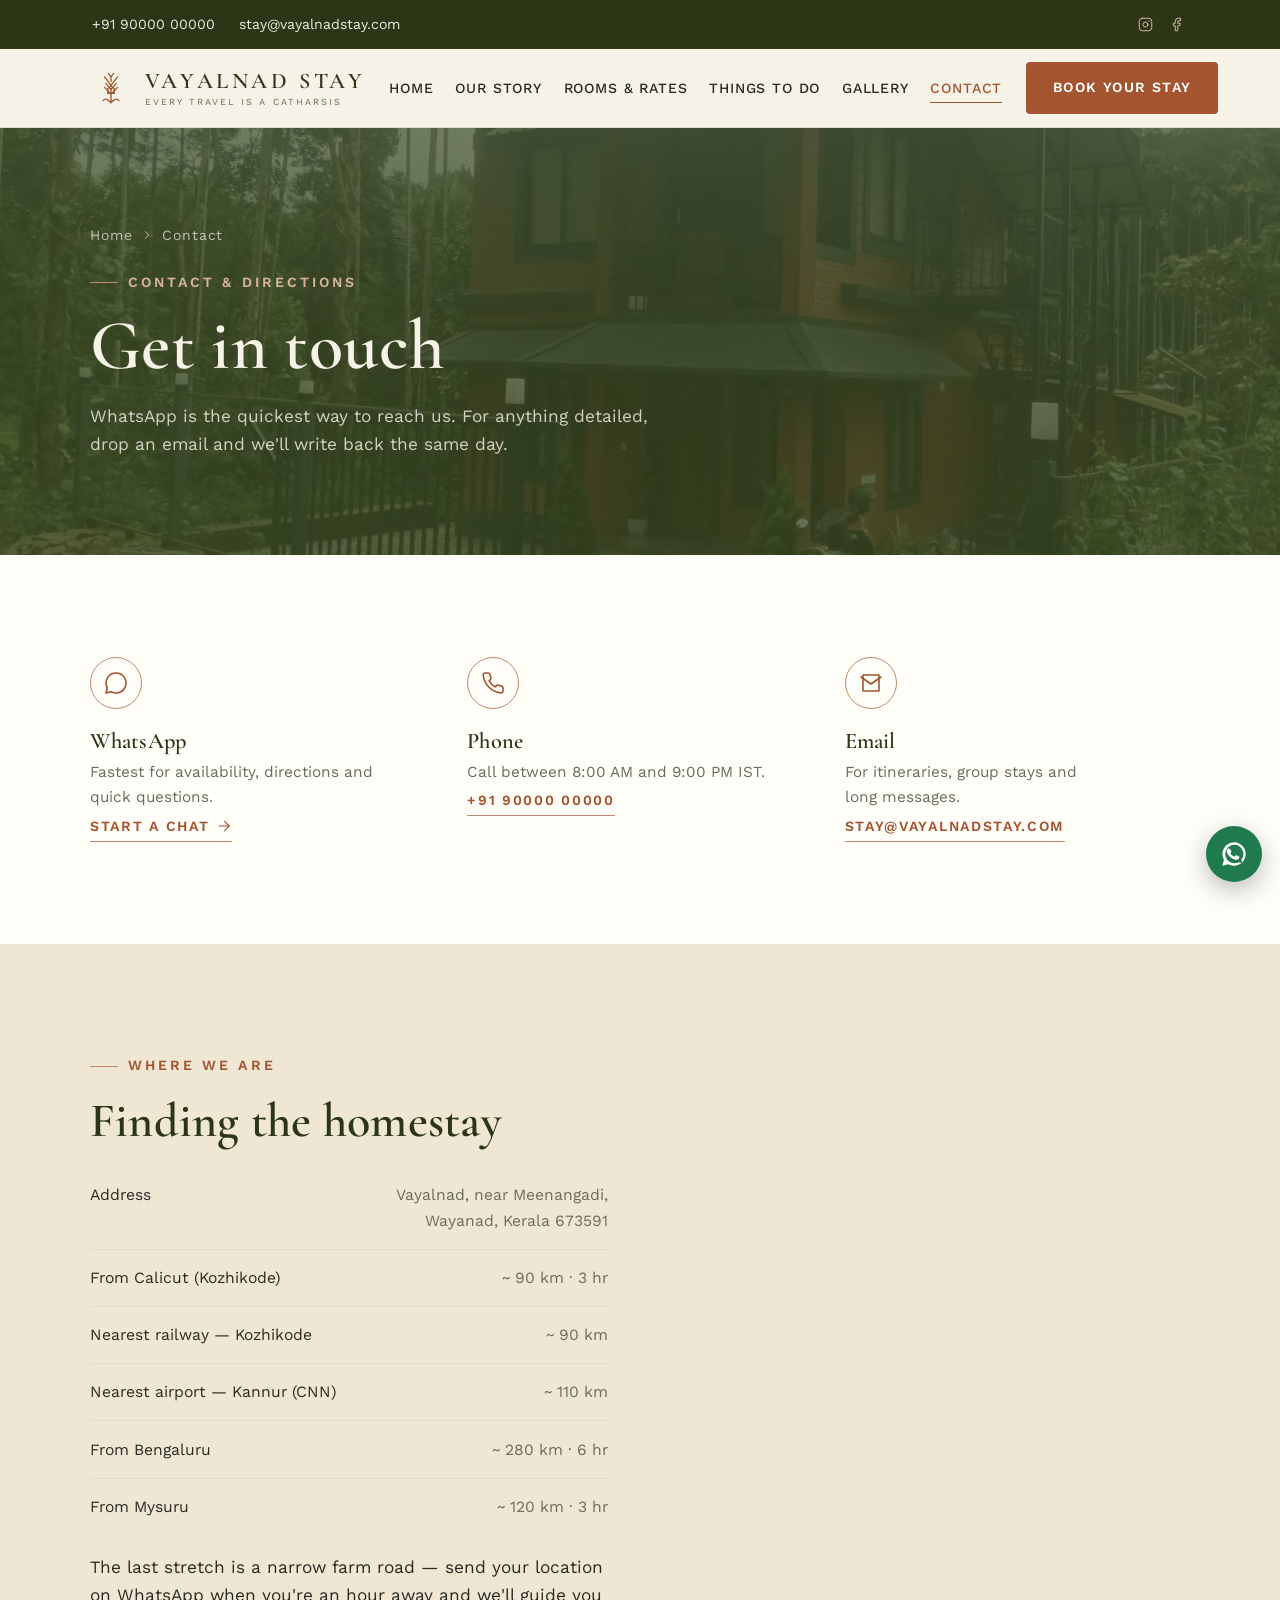
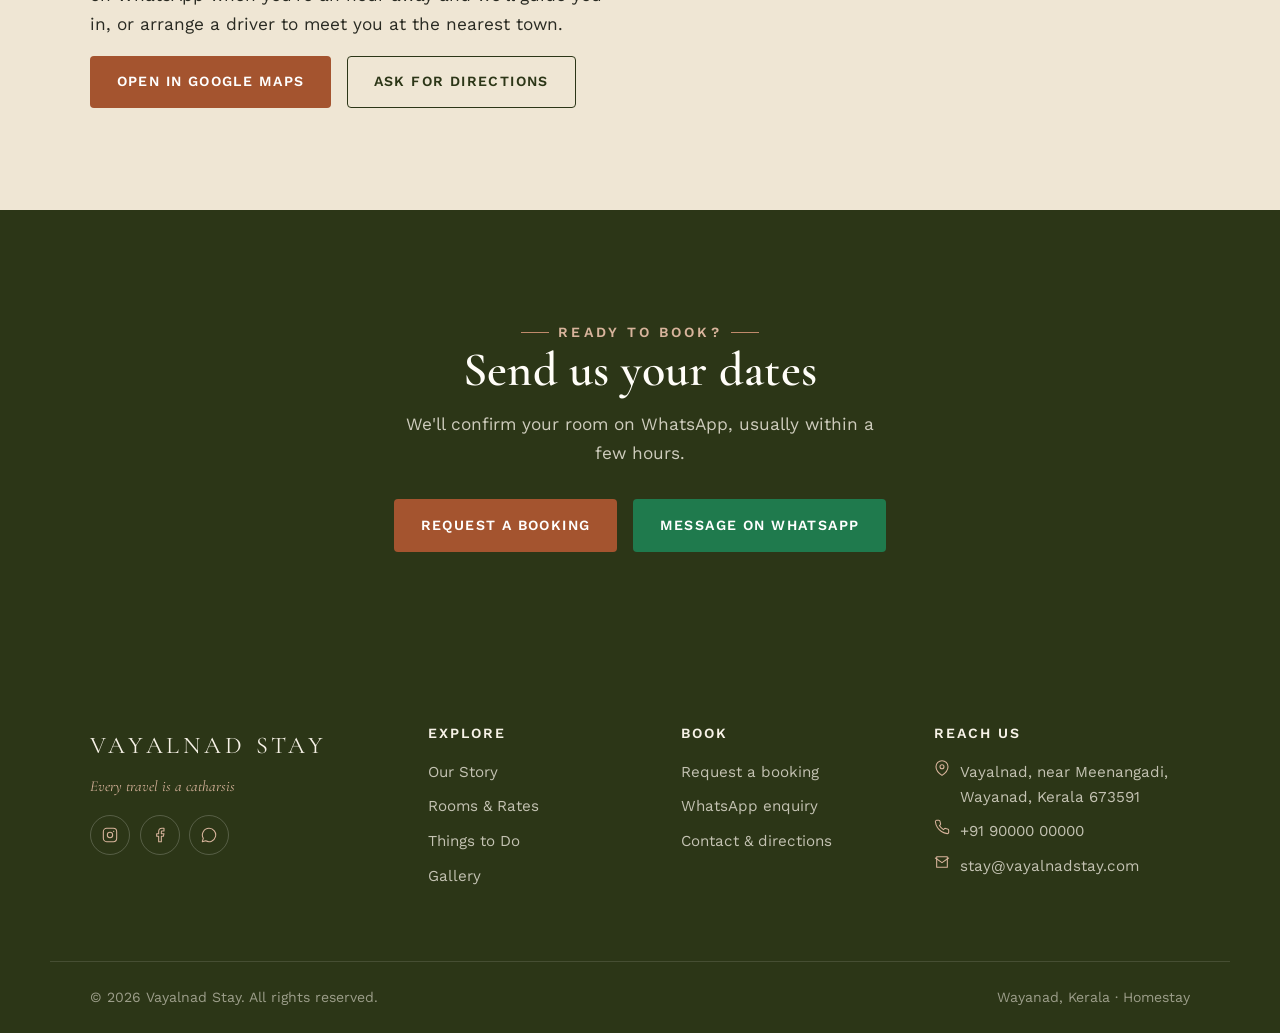
<file: site/contact.html>
<!DOCTYPE html>
<html lang="en">
<head>
<meta charset="UTF-8">
<meta name="viewport" content="width=device-width, initial-scale=1">
<title>Contact &amp; Directions — Vayalnad Stay, Wayanad</title>
<meta name="description" content="How to reach Vayalnad Stay in Wayanad, Kerala — phone, WhatsApp, email, address, map and travel directions from Calicut, Bangalore and Mysore.">
<link rel="icon" href="assets/brand/favicon.svg" type="image/svg+xml">
<meta property="og:title" content="Contact &amp; Directions — Vayalnad Stay">
<meta property="og:description" content="Phone, WhatsApp, email, map and directions to the homestay.">
<meta property="og:image" content="assets/brand/logo.jpg">
<link rel="preconnect" href="https://fonts.googleapis.com">
<link rel="preconnect" href="https://fonts.gstatic.com" crossorigin>
<link rel="stylesheet" href="assets/css/styles.css">
</head>
<body>
<a class="skip-link" href="#main">Skip to content</a>

<div class="topbar">
  <div class="container topbar__inner">
    <div class="topbar__group topbar__group--contact">
      <a href="#" data-tel data-tel-text><svg class="icon" viewBox="0 0 24 24"><path d="M22 16.92v3a2 2 0 0 1-2.18 2 19.79 19.79 0 0 1-8.63-3.07 19.5 19.5 0 0 1-6-6A19.79 19.79 0 0 1 2.09 4.18 2 2 0 0 1 4.11 2h3a2 2 0 0 1 2 1.72c.13.96.36 1.9.7 2.81a2 2 0 0 1-.45 2.11L8.09 9.91a16 16 0 0 0 6 6l1.27-1.27a2 2 0 0 1 2.11-.45c.9.34 1.85.57 2.81.7A2 2 0 0 1 22 16.92Z"/></svg><span>&nbsp;+91 90000 00000</span></a>
      <a href="#" data-email data-email-text><svg class="icon" viewBox="0 0 24 24"><path d="M4 4h16v16H4z"/><path d="m22 6-10 7L2 6"/></svg><span>&nbsp;stay@vayalnadstay.com</span></a>
    </div>
    <div class="topbar__group">
      <span class="sr-only">Follow us</span>
      <div class="topbar__socials">
        <a href="#" aria-label="Instagram" target="_blank" rel="noopener"><svg class="icon" viewBox="0 0 24 24"><rect x="2" y="2" width="20" height="20" rx="5"/><circle cx="12" cy="12" r="4"/><circle cx="17.5" cy="6.5" r="1" fill="currentColor" stroke="none"/></svg></a>
        <a href="#" aria-label="Facebook" target="_blank" rel="noopener"><svg class="icon" viewBox="0 0 24 24"><path d="M18 2h-3a5 5 0 0 0-5 5v3H7v4h3v8h4v-8h3l1-4h-4V7a1 1 0 0 1 1-1h3z"/></svg></a>
      </div>
    </div>
  </div>
</div>

<header class="site-header">
  <div class="container site-header__inner">
    <a class="brand" href="index.html" aria-label="Vayalnad Stay — home">
      <svg class="brand__mark" viewBox="0 0 64 64" aria-hidden="true"><g fill="none" stroke="currentColor" stroke-width="2" stroke-linecap="round" stroke-linejoin="round"><path d="M32 55V33"/><path d="M32 41 22 31M32 41 42 31M32 34 24 25M32 34 40 25M32 28 26 20M32 28 38 20M32 22V14M26 20 22 15M38 20 42 15M32 15 28 10M32 15 36 10"/><path d="M27 40v-7l5-4 5 4v7z"/><path d="M20 51c3-3 5-3 8 0s5 3 8 0 5-3 8 0"/></g></svg>
      <span class="brand__text">
        <span class="brand__name">Vayalnad Stay</span>
        <span class="brand__tag">Every travel is a catharsis</span>
      </span>
    </a>
    <button class="nav-toggle" aria-expanded="false" aria-controls="primary-nav" aria-label="Open menu">
      <svg class="icon" viewBox="0 0 24 24"><path d="M3 12h18M3 6h18M3 18h18"/></svg>
    </button>
    <nav class="nav" id="primary-nav" aria-label="Primary">
      <button class="nav__close" aria-label="Close menu"><svg class="icon" viewBox="0 0 24 24"><path d="M18 6 6 18M6 6l12 12"/></svg></button>
      <ul class="nav__list">
        <li><a class="nav__link" href="index.html">Home</a></li>
        <li><a class="nav__link" href="about.html">Our Story</a></li>
        <li><a class="nav__link" href="rooms.html">Rooms &amp; Rates</a></li>
        <li><a class="nav__link" href="things-to-do.html">Things to Do</a></li>
        <li><a class="nav__link" href="gallery.html">Gallery</a></li>
        <li><a class="nav__link" href="contact.html" aria-current="page">Contact</a></li>
      </ul>
      <a class="btn btn--primary nav__cta nav__cta--mobile" href="booking.html">Book your stay</a>
    </nav>
    <a class="btn btn--primary nav__cta" href="booking.html">Book your stay</a>
  </div>
</header>

<main id="main">

<section class="page-hero">
  <div class="page-hero__media"><img src="assets/img/exterior-cottage.jpg" width="1280" height="720" alt="" aria-hidden="true"></div>
  <div class="container">
    <nav class="breadcrumb" aria-label="Breadcrumb">
      <a href="index.html">Home</a><svg class="icon" viewBox="0 0 24 24"><path d="m9 18 6-6-6-6"/></svg><span>Contact</span>
    </nav>
    <span class="eyebrow is-light">Contact &amp; Directions</span>
    <h1>Get in touch</h1>
    <p>WhatsApp is the quickest way to reach us. For anything detailed, drop an email and we'll write back the same day.</p>
  </div>
</section>

<section class="section section--paper">
  <div class="container">
    <div class="grid grid--3">
      <div class="feature reveal">
        <div class="feature__icon"><svg class="icon" viewBox="0 0 24 24"><path d="M12 2a10 10 0 0 0-8.6 15l-1.4 5 5.1-1.3A10 10 0 1 0 12 2Z"/></svg></div>
        <h3>WhatsApp</h3>
        <p>Fastest for availability, directions and quick questions.</p>
        <a class="textlink" data-wa="Hello Vayalnad Stay, I'd like to enquire about a stay." href="#">Start a chat <svg class="icon" viewBox="0 0 24 24"><path d="M5 12h14M13 5l7 7-7 7"/></svg></a>
      </div>
      <div class="feature reveal">
        <div class="feature__icon"><svg class="icon" viewBox="0 0 24 24"><path d="M22 16.92v3a2 2 0 0 1-2.18 2 19.79 19.79 0 0 1-8.63-3.07 19.5 19.5 0 0 1-6-6A19.79 19.79 0 0 1 2.09 4.18 2 2 0 0 1 4.11 2h3a2 2 0 0 1 2 1.72c.13.96.36 1.9.7 2.81a2 2 0 0 1-.45 2.11L8.09 9.91a16 16 0 0 0 6 6l1.27-1.27a2 2 0 0 1 2.11-.45c.9.34 1.85.57 2.81.7A2 2 0 0 1 22 16.92Z"/></svg></div>
        <h3>Phone</h3>
        <p>Call between 8:00 AM and 9:00 PM IST.</p>
        <a class="textlink" href="#" data-tel data-tel-text>+91 90000 00000</a>
      </div>
      <div class="feature reveal">
        <div class="feature__icon"><svg class="icon" viewBox="0 0 24 24"><path d="M4 4h16v16H4z"/><path d="m22 6-10 7L2 6"/></svg></div>
        <h3>Email</h3>
        <p>For itineraries, group stays and long messages.</p>
        <a class="textlink" href="#" data-email data-email-text>stay@vayalnadstay.com</a>
      </div>
    </div>
  </div>
</section>

<section class="section section--sand">
  <div class="container split">
    <div class="split__body stack reveal">
      <span class="eyebrow">Where we are</span>
      <h2>Finding the homestay</h2>
      <ul class="facts">
        <li>Address <span class="facts__val">Vayalnad, near Meenangadi,<br>Wayanad, Kerala 673591</span></li>
        <li>From Calicut (Kozhikode) <span class="facts__val">~ 90 km &middot; 3 hr</span></li>
        <li>Nearest railway — Kozhikode <span class="facts__val">~ 90 km</span></li>
        <li>Nearest airport — Kannur (CNN) <span class="facts__val">~ 110 km</span></li>
        <li>From Bengaluru <span class="facts__val">~ 280 km &middot; 6 hr</span></li>
        <li>From Mysuru <span class="facts__val">~ 120 km &middot; 3 hr</span></li>
      </ul>
      <p>The last stretch is a narrow farm road — send your location on WhatsApp when you're an hour away and we'll guide you in, or arrange a driver to meet you at the nearest town.</p>
      <div class="hero__actions">
        <a class="btn btn--primary" href="https://www.google.com/maps/search/?api=1&query=Vayalnad+Wayanad+Kerala" target="_blank" rel="noopener">Open in Google Maps</a>
        <a class="btn btn--ghost" data-wa="Hello Vayalnad Stay, I'm on my way and need directions." href="#">Ask for directions</a>
      </div>
    </div>
    <div class="split__media reveal">
      <iframe
        class="map-embed"
        title="Map showing the location of Vayalnad Stay in Wayanad, Kerala"
        src="https://www.google.com/maps?q=Vayalnad%2C%20Wayanad%2C%20Kerala&output=embed"
        loading="lazy"
        referrerpolicy="no-referrer-when-downgrade"></iframe>
    </div>
  </div>
</section>

<section class="section cta-band">
  <div class="container">
    <span class="eyebrow is-light is-centered">Ready to book?</span>
    <h2>Send us your dates</h2>
    <p>We'll confirm your room on WhatsApp, usually within a few hours.</p>
    <div class="cta-band__actions">
      <a class="btn btn--primary" href="booking.html">Request a booking</a>
      <a class="btn btn--wa" data-wa="Hello Vayalnad Stay, I'd like to check availability for a stay." href="#">Message on WhatsApp</a>
    </div>
  </div>
</section>

</main>

<footer class="site-footer">
  <div class="container footer-grid">
    <div class="footer-col footer-brand">
      <div class="footer-brand__name">Vayalnad Stay</div>
      <p class="footer-brand__tag">Every travel is a catharsis</p>
      <div class="footer-socials">
        <a href="#" aria-label="Instagram" target="_blank" rel="noopener"><svg class="icon" viewBox="0 0 24 24"><rect x="2" y="2" width="20" height="20" rx="5"/><circle cx="12" cy="12" r="4"/><circle cx="17.5" cy="6.5" r="1" fill="currentColor" stroke="none"/></svg></a>
        <a href="#" aria-label="Facebook" target="_blank" rel="noopener"><svg class="icon" viewBox="0 0 24 24"><path d="M18 2h-3a5 5 0 0 0-5 5v3H7v4h3v8h4v-8h3l1-4h-4V7a1 1 0 0 1 1-1h3z"/></svg></a>
        <a href="#" data-wa="Hello Vayalnad Stay!" aria-label="WhatsApp"><svg class="icon" viewBox="0 0 24 24"><path d="M12 2a10 10 0 0 0-8.6 15l-1.4 5 5.1-1.3A10 10 0 1 0 12 2Z"/></svg></a>
      </div>
    </div>
    <div class="footer-col">
      <h4>Explore</h4>
      <ul>
        <li><a href="about.html">Our Story</a></li>
        <li><a href="rooms.html">Rooms &amp; Rates</a></li>
        <li><a href="things-to-do.html">Things to Do</a></li>
        <li><a href="gallery.html">Gallery</a></li>
      </ul>
    </div>
    <div class="footer-col">
      <h4>Book</h4>
      <ul>
        <li><a href="booking.html">Request a booking</a></li>
        <li><a href="#" data-wa="Hello Vayalnad Stay, I'd like to check availability.">WhatsApp enquiry</a></li>
        <li><a href="contact.html">Contact &amp; directions</a></li>
      </ul>
    </div>
    <div class="footer-col">
      <h4>Reach us</h4>
      <ul>
        <li class="with-icon"><svg class="icon" viewBox="0 0 24 24"><path d="M21 10c0 7-9 13-9 13s-9-6-9-13a9 9 0 0 1 18 0Z"/><circle cx="12" cy="10" r="3"/></svg><span>Vayalnad, near Meenangadi,<br>Wayanad, Kerala 673591</span></li>
        <li class="with-icon"><svg class="icon" viewBox="0 0 24 24"><path d="M22 16.92v3a2 2 0 0 1-2.18 2 19.79 19.79 0 0 1-8.63-3.07 19.5 19.5 0 0 1-6-6A19.79 19.79 0 0 1 2.09 4.18 2 2 0 0 1 4.11 2h3a2 2 0 0 1 2 1.72c.13.96.36 1.9.7 2.81a2 2 0 0 1-.45 2.11L8.09 9.91a16 16 0 0 0 6 6l1.27-1.27a2 2 0 0 1 2.11-.45c.9.34 1.85.57 2.81.7A2 2 0 0 1 22 16.92Z"/></svg><a href="#" data-tel data-tel-text>+91 90000 00000</a></li>
        <li class="with-icon"><svg class="icon" viewBox="0 0 24 24"><path d="M4 4h16v16H4z"/><path d="m22 6-10 7L2 6"/></svg><a href="#" data-email data-email-text>stay@vayalnadstay.com</a></li>
      </ul>
    </div>
  </div>
  <div class="container footer-bottom">
    <span>&copy; <span id="year">2025</span> Vayalnad Stay. All rights reserved.</span>
    <span>Wayanad, Kerala &middot; Homestay</span>
  </div>
</footer>

<a class="wa-fab" data-wa="Hello Vayalnad Stay, I have a question about staying with you." href="#" aria-label="Chat on WhatsApp">
  <svg class="icon" viewBox="0 0 24 24"><path d="M12 2a10 10 0 0 0-8.6 15l-1.4 5 5.1-1.3A10 10 0 1 0 12 2Zm0 2a8 8 0 0 1 6.3 12.9l.9 3-3-.8A8 8 0 1 1 12 4Z"/><path d="M8.5 7.7c-.2-.5-.4-.5-.6-.5h-.5a1 1 0 0 0-.7.3c-.3.3-.9.9-.9 2.1s.9 2.4 1 2.6c.1.2 1.8 2.9 4.5 4 2.2.9 2.7.7 3.2.7.5-.1 1.6-.7 1.9-1.3.2-.7.2-1.2.1-1.3l-.5-.3-1.9-.9c-.3-.1-.5-.1-.7.1l-.7.9c-.1.2-.3.2-.5.1a6.3 6.3 0 0 1-1.9-1.1 7 7 0 0 1-1.3-1.6c-.1-.2 0-.4.1-.5l.4-.5c.2-.1.2-.3.3-.5v-.4L8.5 7.7Z" fill="currentColor"/></svg>
</a>

<script src="assets/js/main.js"></script>
</body>
</html>
</file>
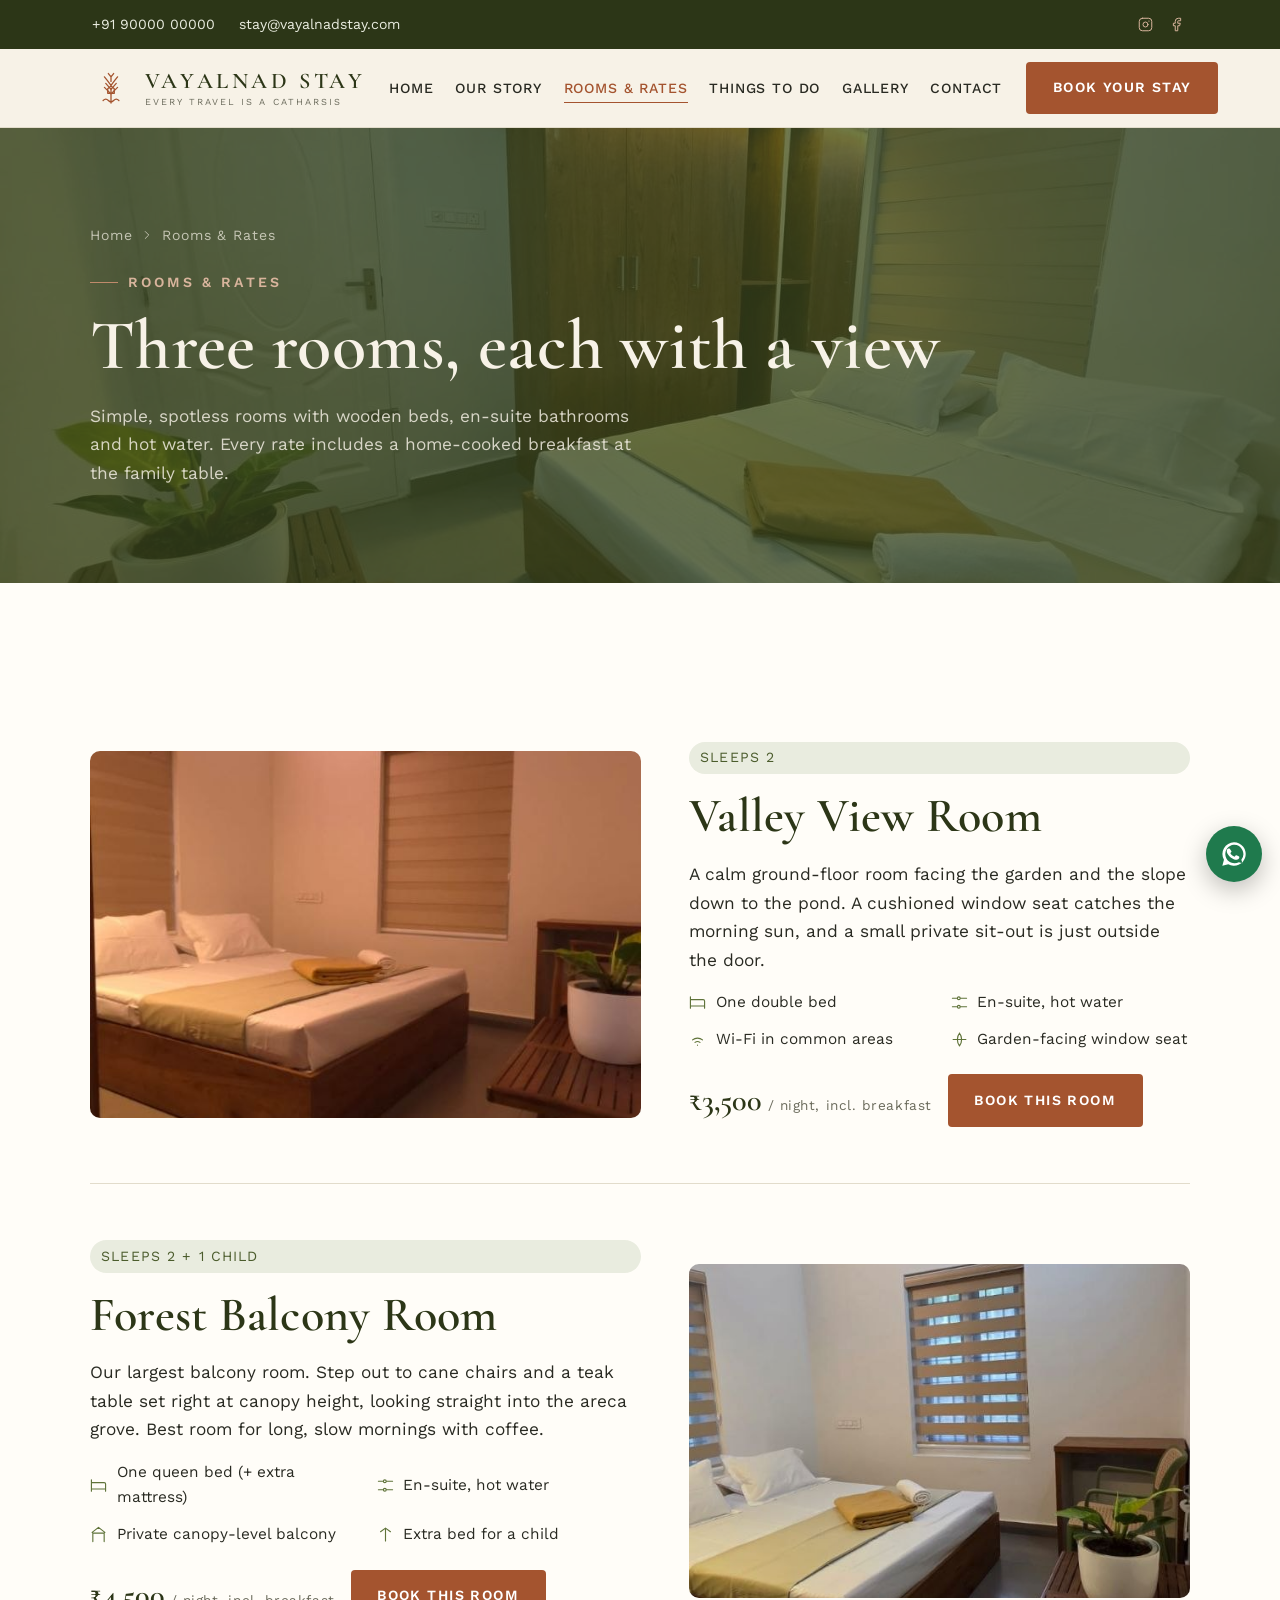
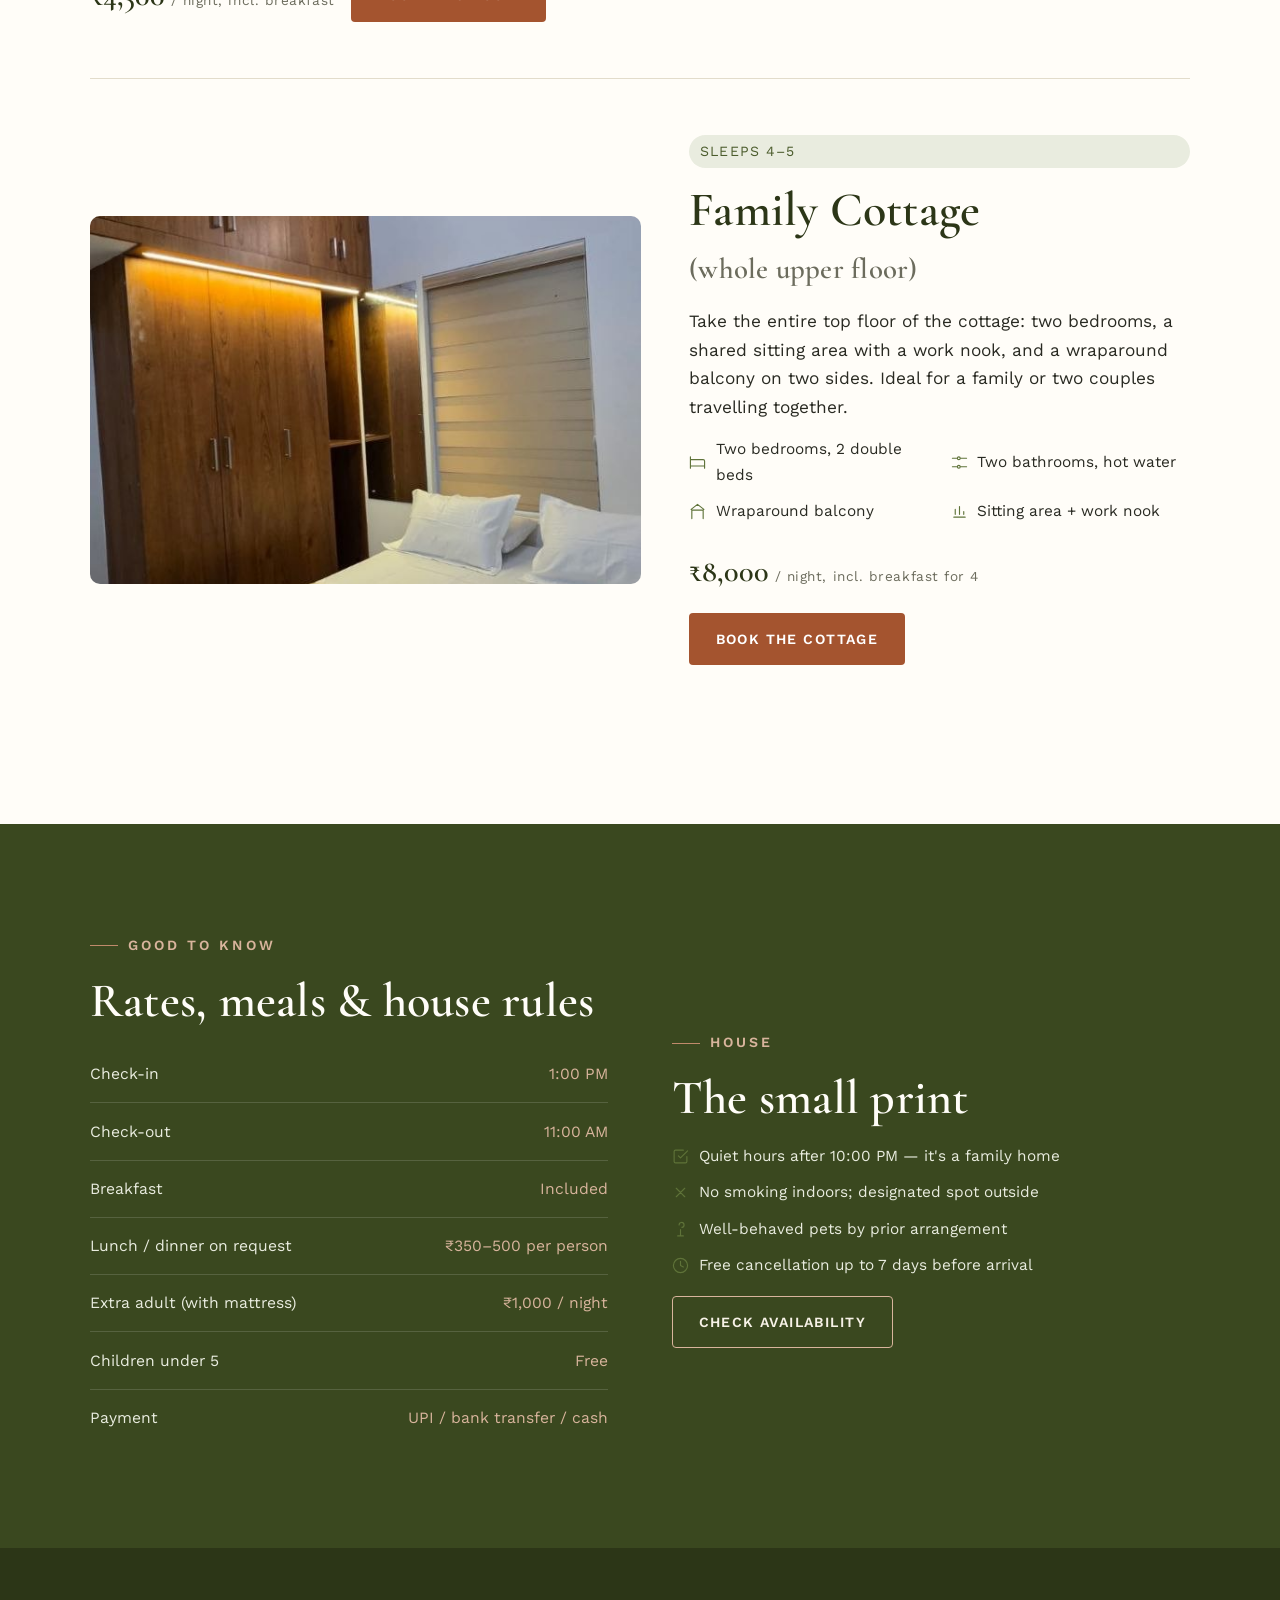
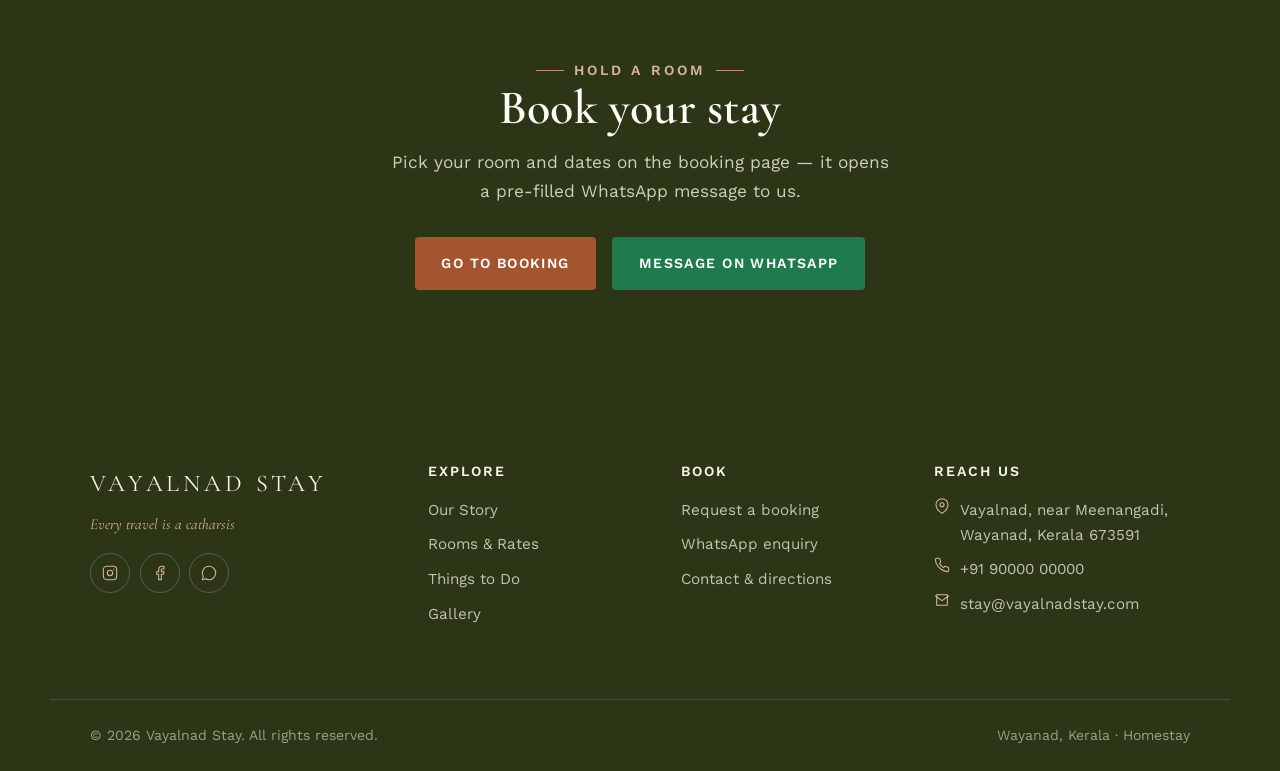
<file: site/rooms.html>
<!DOCTYPE html>
<html lang="en">
<head>
<meta charset="UTF-8">
<meta name="viewport" content="width=device-width, initial-scale=1">
<title>Rooms &amp; Rates — Vayalnad Stay, Wayanad</title>
<meta name="description" content="Three forest-view rooms at Vayalnad Stay in Wayanad — the Valley View Room, the Forest Balcony Room and the two-bedroom Family Cottage. Rates include breakfast.">
<link rel="icon" href="assets/brand/favicon.svg" type="image/svg+xml">
<meta property="og:title" content="Rooms &amp; Rates — Vayalnad Stay">
<meta property="og:description" content="Forest-view rooms with private balconies and home-cooked breakfast, in the hills of Wayanad.">
<meta property="og:image" content="assets/brand/logo.jpg">
<link rel="preconnect" href="https://fonts.googleapis.com">
<link rel="preconnect" href="https://fonts.gstatic.com" crossorigin>
<link rel="stylesheet" href="assets/css/styles.css">
</head>
<body>
<a class="skip-link" href="#main">Skip to content</a>

<div class="topbar">
  <div class="container topbar__inner">
    <div class="topbar__group topbar__group--contact">
      <a href="#" data-tel data-tel-text><svg class="icon" viewBox="0 0 24 24"><path d="M22 16.92v3a2 2 0 0 1-2.18 2 19.79 19.79 0 0 1-8.63-3.07 19.5 19.5 0 0 1-6-6A19.79 19.79 0 0 1 2.09 4.18 2 2 0 0 1 4.11 2h3a2 2 0 0 1 2 1.72c.13.96.36 1.9.7 2.81a2 2 0 0 1-.45 2.11L8.09 9.91a16 16 0 0 0 6 6l1.27-1.27a2 2 0 0 1 2.11-.45c.9.34 1.85.57 2.81.7A2 2 0 0 1 22 16.92Z"/></svg><span>&nbsp;+91 90000 00000</span></a>
      <a href="#" data-email data-email-text><svg class="icon" viewBox="0 0 24 24"><path d="M4 4h16v16H4z"/><path d="m22 6-10 7L2 6"/></svg><span>&nbsp;stay@vayalnadstay.com</span></a>
    </div>
    <div class="topbar__group">
      <span class="sr-only">Follow us</span>
      <div class="topbar__socials">
        <a href="#" aria-label="Instagram" target="_blank" rel="noopener"><svg class="icon" viewBox="0 0 24 24"><rect x="2" y="2" width="20" height="20" rx="5"/><circle cx="12" cy="12" r="4"/><circle cx="17.5" cy="6.5" r="1" fill="currentColor" stroke="none"/></svg></a>
        <a href="#" aria-label="Facebook" target="_blank" rel="noopener"><svg class="icon" viewBox="0 0 24 24"><path d="M18 2h-3a5 5 0 0 0-5 5v3H7v4h3v8h4v-8h3l1-4h-4V7a1 1 0 0 1 1-1h3z"/></svg></a>
      </div>
    </div>
  </div>
</div>

<header class="site-header">
  <div class="container site-header__inner">
    <a class="brand" href="index.html" aria-label="Vayalnad Stay — home">
      <svg class="brand__mark" viewBox="0 0 64 64" aria-hidden="true"><g fill="none" stroke="currentColor" stroke-width="2" stroke-linecap="round" stroke-linejoin="round"><path d="M32 55V33"/><path d="M32 41 22 31M32 41 42 31M32 34 24 25M32 34 40 25M32 28 26 20M32 28 38 20M32 22V14M26 20 22 15M38 20 42 15M32 15 28 10M32 15 36 10"/><path d="M27 40v-7l5-4 5 4v7z"/><path d="M20 51c3-3 5-3 8 0s5 3 8 0 5-3 8 0"/></g></svg>
      <span class="brand__text">
        <span class="brand__name">Vayalnad Stay</span>
        <span class="brand__tag">Every travel is a catharsis</span>
      </span>
    </a>
    <button class="nav-toggle" aria-expanded="false" aria-controls="primary-nav" aria-label="Open menu">
      <svg class="icon" viewBox="0 0 24 24"><path d="M3 12h18M3 6h18M3 18h18"/></svg>
    </button>
    <nav class="nav" id="primary-nav" aria-label="Primary">
      <button class="nav__close" aria-label="Close menu"><svg class="icon" viewBox="0 0 24 24"><path d="M18 6 6 18M6 6l12 12"/></svg></button>
      <ul class="nav__list">
        <li><a class="nav__link" href="index.html">Home</a></li>
        <li><a class="nav__link" href="about.html">Our Story</a></li>
        <li><a class="nav__link" href="rooms.html" aria-current="page">Rooms &amp; Rates</a></li>
        <li><a class="nav__link" href="things-to-do.html">Things to Do</a></li>
        <li><a class="nav__link" href="gallery.html">Gallery</a></li>
        <li><a class="nav__link" href="contact.html">Contact</a></li>
      </ul>
      <a class="btn btn--primary nav__cta nav__cta--mobile" href="booking.html">Book your stay</a>
    </nav>
    <a class="btn btn--primary nav__cta" href="booking.html">Book your stay</a>
  </div>
</header>

<main id="main">

<section class="page-hero">
  <div class="page-hero__media"><img src="assets/img/room-cottage-bed.jpg" width="1280" height="591" alt="" aria-hidden="true"></div>
  <div class="container">
    <nav class="breadcrumb" aria-label="Breadcrumb">
      <a href="index.html">Home</a><svg class="icon" viewBox="0 0 24 24"><path d="m9 18 6-6-6-6"/></svg><span>Rooms &amp; Rates</span>
    </nav>
    <span class="eyebrow is-light">Rooms &amp; Rates</span>
    <h1>Three rooms, each with a view</h1>
    <p>Simple, spotless rooms with wooden beds, en-suite bathrooms and hot water. Every rate includes a home-cooked breakfast at the family table.</p>
  </div>
</section>

<section class="section section--paper">
  <div class="container">

    <article class="room-row reveal" id="valley-view">
      <div class="room-row__media"><img src="assets/img/room-valley-view.jpg" width="591" height="1280" alt="Double bed with warm lighting, wooden side bench and a tall window in the Valley View Room" loading="lazy"></div>
      <div class="room-row__body">
        <span class="tag">Sleeps 2</span>
        <h2>Valley View Room</h2>
        <p>A calm ground-floor room facing the garden and the slope down to the pond. A cushioned window seat catches the morning sun, and a small private sit-out is just outside the door.</p>
        <ul class="amenities">
          <li><svg class="icon" viewBox="0 0 24 24"><path d="M2 4v16M2 8h18a2 2 0 0 1 2 2v10M2 17h20"/></svg>One double bed</li>
          <li><svg class="icon" viewBox="0 0 24 24"><path d="M9 6 2 6M9 6a2 2 0 1 0 4 0M9 6a2 2 0 1 1 4 0M22 6h-9M9 18H2M9 18a2 2 0 1 0 4 0M9 18a2 2 0 1 1 4 0M22 18h-9"/></svg>En-suite, hot water</li>
          <li><svg class="icon" viewBox="0 0 24 24"><path d="M5 12.55a11 11 0 0 1 14.08 0M8.53 16.11a6 6 0 0 1 6.95 0M12 20h.01"/></svg>Wi-Fi in common areas</li>
          <li><svg class="icon" viewBox="0 0 24 24"><path d="M3 12h18M12 3a15 15 0 0 1 0 18M12 3a15 15 0 0 0 0 18"/></svg>Garden-facing window seat</li>
        </ul>
        <div class="room-row__foot">
          <div class="price"><span class="price__amount">&#8377;3,500</span><span class="price__unit">/ night, incl. breakfast</span></div>
          <a class="btn btn--primary" href="booking.html?room=Valley%20View%20Room">Book this room</a>
        </div>
      </div>
    </article>

    <article class="room-row reveal" id="forest-balcony">
      <div class="room-row__media"><img src="assets/img/room-twin-window.jpg" width="591" height="1280" alt="Bright room with layered blinds, a wooden bed and forest light in the Forest Balcony Room" loading="lazy"></div>
      <div class="room-row__body">
        <span class="tag">Sleeps 2 + 1 child</span>
        <h2>Forest Balcony Room</h2>
        <p>Our largest balcony room. Step out to cane chairs and a teak table set right at canopy height, looking straight into the areca grove. Best room for long, slow mornings with coffee.</p>
        <ul class="amenities">
          <li><svg class="icon" viewBox="0 0 24 24"><path d="M2 4v16M2 8h18a2 2 0 0 1 2 2v10M2 17h20"/></svg>One queen bed (+ extra mattress)</li>
          <li><svg class="icon" viewBox="0 0 24 24"><path d="M9 6 2 6M9 6a2 2 0 1 0 4 0M9 6a2 2 0 1 1 4 0M22 6h-9M9 18H2M9 18a2 2 0 1 0 4 0M9 18a2 2 0 1 1 4 0M22 18h-9"/></svg>En-suite, hot water</li>
          <li><svg class="icon" viewBox="0 0 24 24"><path d="M3 9 12 2l9 7M4 22V10h16v12"/></svg>Private canopy-level balcony</li>
          <li><svg class="icon" viewBox="0 0 24 24"><path d="M12 3v18M5 8l7-5 7 5"/></svg>Extra bed for a child</li>
        </ul>
        <div class="room-row__foot">
          <div class="price"><span class="price__amount">&#8377;4,500</span><span class="price__unit">/ night, incl. breakfast</span></div>
          <a class="btn btn--primary" href="booking.html?room=Forest%20Balcony%20Room">Book this room</a>
        </div>
      </div>
    </article>

    <article class="room-row reveal" id="family-cottage">
      <div class="room-row__media"><img src="assets/img/room-wardrobe.jpg" width="591" height="1280" alt="Bedroom with a full wooden wardrobe and soft cove lighting in the Family Cottage" loading="lazy"></div>
      <div class="room-row__body">
        <span class="tag">Sleeps 4–5</span>
        <h2>Family Cottage <span style="font-size:.6em;color:var(--muted)">(whole upper floor)</span></h2>
        <p>Take the entire top floor of the cottage: two bedrooms, a shared sitting area with a work nook, and a wraparound balcony on two sides. Ideal for a family or two couples travelling together.</p>
        <ul class="amenities">
          <li><svg class="icon" viewBox="0 0 24 24"><path d="M2 4v16M2 8h18a2 2 0 0 1 2 2v10M2 17h20"/></svg>Two bedrooms, 2 double beds</li>
          <li><svg class="icon" viewBox="0 0 24 24"><path d="M9 6 2 6M9 6a2 2 0 1 0 4 0M9 6a2 2 0 1 1 4 0M22 6h-9M9 18H2M9 18a2 2 0 1 0 4 0M9 18a2 2 0 1 1 4 0M22 18h-9"/></svg>Two bathrooms, hot water</li>
          <li><svg class="icon" viewBox="0 0 24 24"><path d="M3 9 12 2l9 7M4 22V10h16v12"/></svg>Wraparound balcony</li>
          <li><svg class="icon" viewBox="0 0 24 24"><path d="M4 20h16M6 16V9M12 16V5M18 16v-4"/></svg>Sitting area + work nook</li>
        </ul>
        <div class="room-row__foot">
          <div class="price"><span class="price__amount">&#8377;8,000</span><span class="price__unit">/ night, incl. breakfast for 4</span></div>
          <a class="btn btn--primary" href="booking.html?room=Family%20Cottage">Book the cottage</a>
        </div>
      </div>
    </article>

  </div>
</section>

<section class="section section--green">
  <div class="container split">
    <div class="split__body stack reveal">
      <span class="eyebrow is-light">Good to know</span>
      <h2>Rates, meals &amp; house rules</h2>
      <ul class="facts">
        <li>Check-in <span class="facts__val">1:00 PM</span></li>
        <li>Check-out <span class="facts__val">11:00 AM</span></li>
        <li>Breakfast <span class="facts__val">Included</span></li>
        <li>Lunch / dinner on request <span class="facts__val">&#8377;350–500 per person</span></li>
        <li>Extra adult (with mattress) <span class="facts__val">&#8377;1,000 / night</span></li>
        <li>Children under 5 <span class="facts__val">Free</span></li>
        <li>Payment <span class="facts__val">UPI / bank transfer / cash</span></li>
      </ul>
    </div>
    <div class="split__body stack reveal">
      <span class="eyebrow is-light">House</span>
      <h2>The small print</h2>
      <ul class="amenities" style="grid-template-columns:1fr">
        <li><svg class="icon" viewBox="0 0 24 24"><path d="m9 11 3 3L22 4"/><path d="M21 12v7a2 2 0 0 1-2 2H5a2 2 0 0 1-2-2V5a2 2 0 0 1 2-2h11"/></svg>Quiet hours after 10:00 PM — it's a family home</li>
        <li><svg class="icon" viewBox="0 0 24 24"><path d="M18 6 6 18M6 6l12 12"/></svg>No smoking indoors; designated spot outside</li>
        <li><svg class="icon" viewBox="0 0 24 24"><path d="M10 5.5a3.5 3.5 0 1 1 4 3.5M12 12v9M8 21h8"/></svg>Well-behaved pets by prior arrangement</li>
        <li><svg class="icon" viewBox="0 0 24 24"><circle cx="12" cy="12" r="10"/><path d="M12 6v6l4 2"/></svg>Free cancellation up to 7 days before arrival</li>
      </ul>
      <a class="btn btn--on-dark" href="booking.html">Check availability</a>
    </div>
  </div>
</section>

<section class="section cta-band">
  <div class="container">
    <span class="eyebrow is-light is-centered">Hold a room</span>
    <h2>Book your stay</h2>
    <p>Pick your room and dates on the booking page — it opens a pre-filled WhatsApp message to us.</p>
    <div class="cta-band__actions">
      <a class="btn btn--primary" href="booking.html">Go to booking</a>
      <a class="btn btn--wa" data-wa="Hello Vayalnad Stay, I'd like to book a room. Here are my dates:" href="#">Message on WhatsApp</a>
    </div>
  </div>
</section>

</main>

<footer class="site-footer">
  <div class="container footer-grid">
    <div class="footer-col footer-brand">
      <div class="footer-brand__name">Vayalnad Stay</div>
      <p class="footer-brand__tag">Every travel is a catharsis</p>
      <div class="footer-socials">
        <a href="#" aria-label="Instagram" target="_blank" rel="noopener"><svg class="icon" viewBox="0 0 24 24"><rect x="2" y="2" width="20" height="20" rx="5"/><circle cx="12" cy="12" r="4"/><circle cx="17.5" cy="6.5" r="1" fill="currentColor" stroke="none"/></svg></a>
        <a href="#" aria-label="Facebook" target="_blank" rel="noopener"><svg class="icon" viewBox="0 0 24 24"><path d="M18 2h-3a5 5 0 0 0-5 5v3H7v4h3v8h4v-8h3l1-4h-4V7a1 1 0 0 1 1-1h3z"/></svg></a>
        <a href="#" data-wa="Hello Vayalnad Stay!" aria-label="WhatsApp"><svg class="icon" viewBox="0 0 24 24"><path d="M12 2a10 10 0 0 0-8.6 15l-1.4 5 5.1-1.3A10 10 0 1 0 12 2Z"/></svg></a>
      </div>
    </div>
    <div class="footer-col">
      <h4>Explore</h4>
      <ul>
        <li><a href="about.html">Our Story</a></li>
        <li><a href="rooms.html">Rooms &amp; Rates</a></li>
        <li><a href="things-to-do.html">Things to Do</a></li>
        <li><a href="gallery.html">Gallery</a></li>
      </ul>
    </div>
    <div class="footer-col">
      <h4>Book</h4>
      <ul>
        <li><a href="booking.html">Request a booking</a></li>
        <li><a href="#" data-wa="Hello Vayalnad Stay, I'd like to check availability.">WhatsApp enquiry</a></li>
        <li><a href="contact.html">Contact &amp; directions</a></li>
      </ul>
    </div>
    <div class="footer-col">
      <h4>Reach us</h4>
      <ul>
        <li class="with-icon"><svg class="icon" viewBox="0 0 24 24"><path d="M21 10c0 7-9 13-9 13s-9-6-9-13a9 9 0 0 1 18 0Z"/><circle cx="12" cy="10" r="3"/></svg><span>Vayalnad, near Meenangadi,<br>Wayanad, Kerala 673591</span></li>
        <li class="with-icon"><svg class="icon" viewBox="0 0 24 24"><path d="M22 16.92v3a2 2 0 0 1-2.18 2 19.79 19.79 0 0 1-8.63-3.07 19.5 19.5 0 0 1-6-6A19.79 19.79 0 0 1 2.09 4.18 2 2 0 0 1 4.11 2h3a2 2 0 0 1 2 1.72c.13.96.36 1.9.7 2.81a2 2 0 0 1-.45 2.11L8.09 9.91a16 16 0 0 0 6 6l1.27-1.27a2 2 0 0 1 2.11-.45c.9.34 1.85.57 2.81.7A2 2 0 0 1 22 16.92Z"/></svg><a href="#" data-tel data-tel-text>+91 90000 00000</a></li>
        <li class="with-icon"><svg class="icon" viewBox="0 0 24 24"><path d="M4 4h16v16H4z"/><path d="m22 6-10 7L2 6"/></svg><a href="#" data-email data-email-text>stay@vayalnadstay.com</a></li>
      </ul>
    </div>
  </div>
  <div class="container footer-bottom">
    <span>&copy; <span id="year">2025</span> Vayalnad Stay. All rights reserved.</span>
    <span>Wayanad, Kerala &middot; Homestay</span>
  </div>
</footer>

<a class="wa-fab" data-wa="Hello Vayalnad Stay, I have a question about staying with you." href="#" aria-label="Chat on WhatsApp">
  <svg class="icon" viewBox="0 0 24 24"><path d="M12 2a10 10 0 0 0-8.6 15l-1.4 5 5.1-1.3A10 10 0 1 0 12 2Zm0 2a8 8 0 0 1 6.3 12.9l.9 3-3-.8A8 8 0 1 1 12 4Z"/><path d="M8.5 7.7c-.2-.5-.4-.5-.6-.5h-.5a1 1 0 0 0-.7.3c-.3.3-.9.9-.9 2.1s.9 2.4 1 2.6c.1.2 1.8 2.9 4.5 4 2.2.9 2.7.7 3.2.7.5-.1 1.6-.7 1.9-1.3.2-.7.2-1.2.1-1.3l-.5-.3-1.9-.9c-.3-.1-.5-.1-.7.1l-.7.9c-.1.2-.3.2-.5.1a6.3 6.3 0 0 1-1.9-1.1 7 7 0 0 1-1.3-1.6c-.1-.2 0-.4.1-.5l.4-.5c.2-.1.2-.3.3-.5v-.4L8.5 7.7Z" fill="currentColor"/></svg>
</a>

<script src="assets/js/main.js"></script>
</body>
</html>
</file>
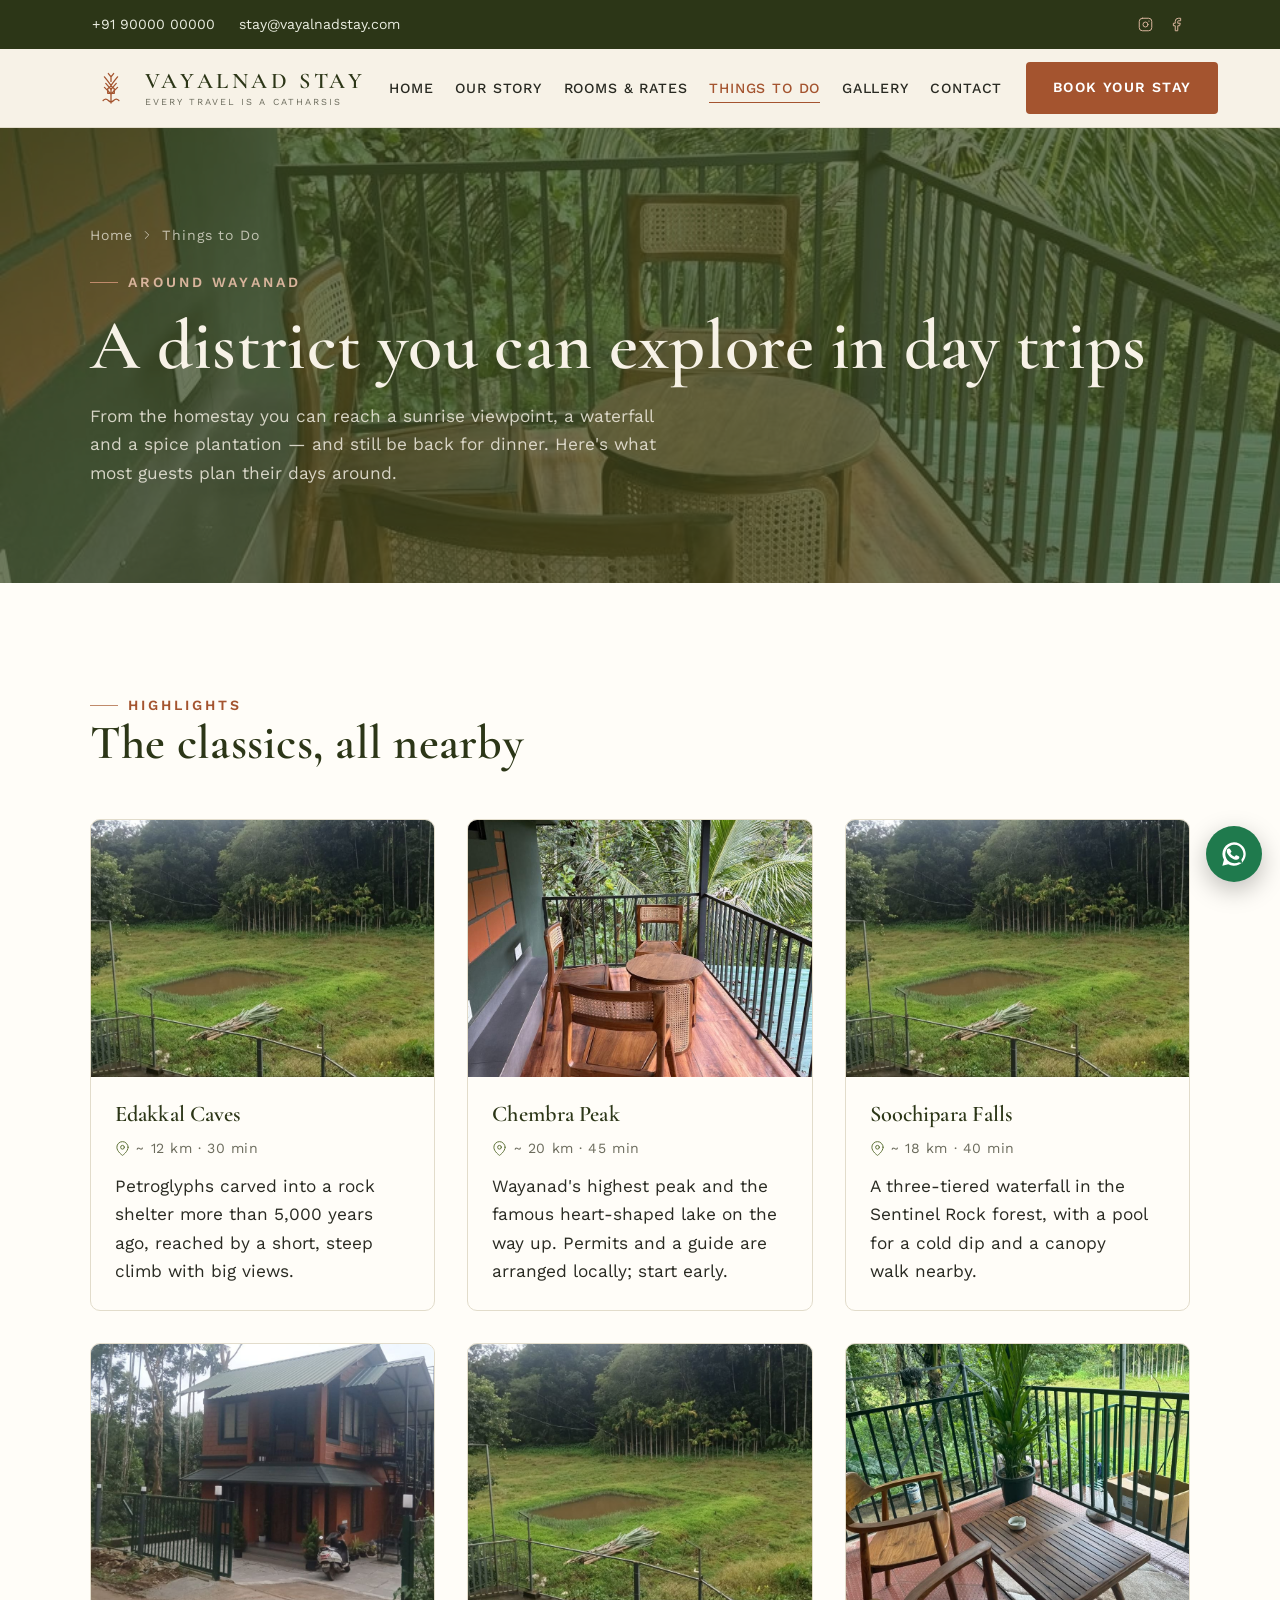
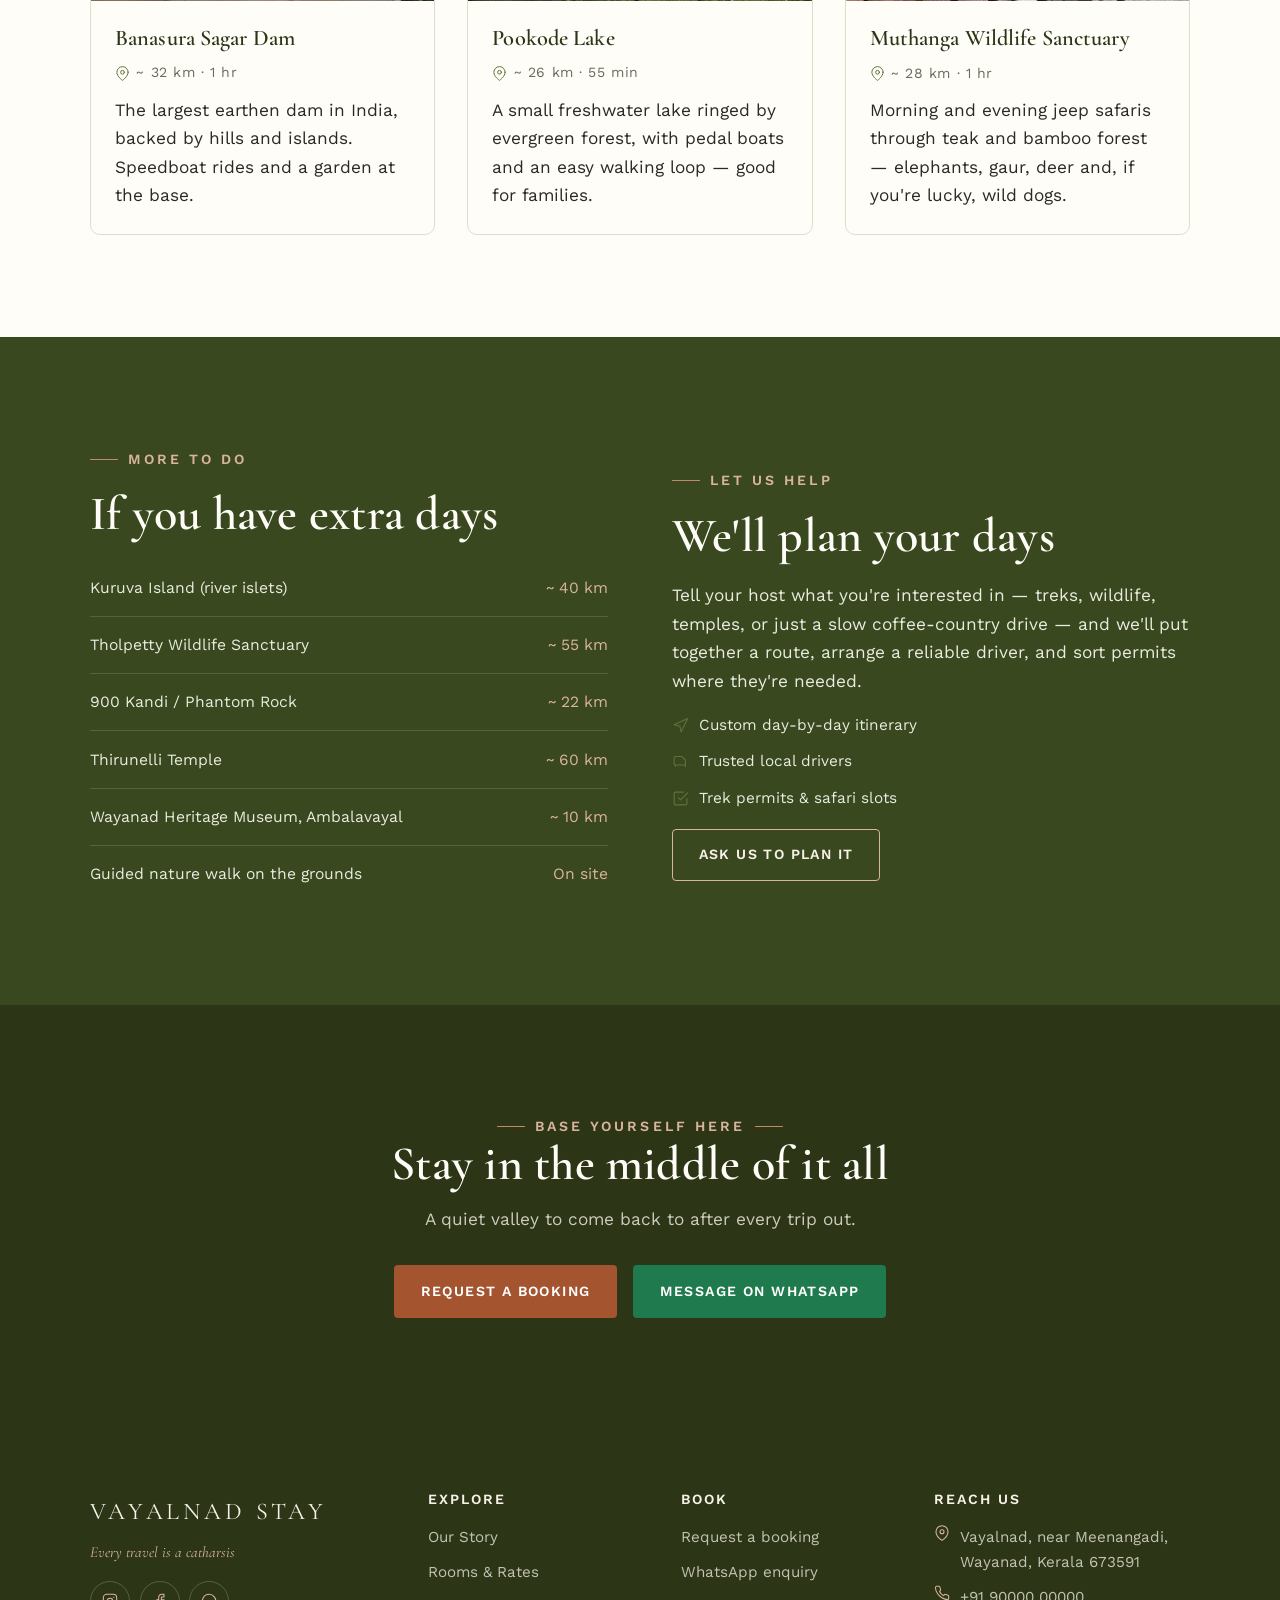
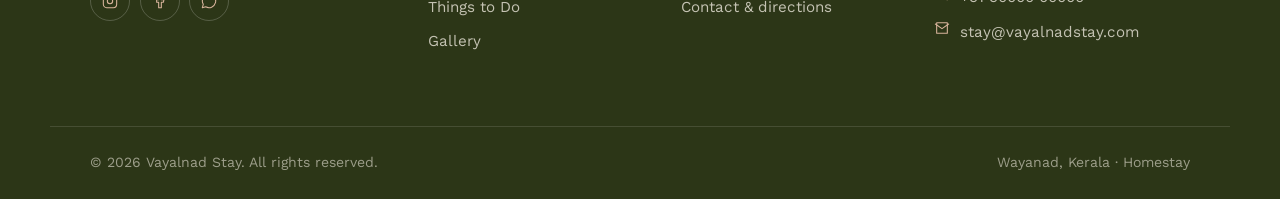
<file: site/things-to-do.html>
<!DOCTYPE html>
<html lang="en">
<head>
<meta charset="UTF-8">
<meta name="viewport" content="width=device-width, initial-scale=1">
<title>Things to Do in Wayanad — Vayalnad Stay</title>
<meta name="description" content="Caves, peaks, waterfalls, dams and wildlife — the best of Wayanad within an easy drive of Vayalnad Stay. Indicative distances and driving times.">
<link rel="icon" href="assets/brand/favicon.svg" type="image/svg+xml">
<meta property="og:title" content="Things to Do in Wayanad — Vayalnad Stay">
<meta property="og:description" content="Plan your Wayanad days from a quiet homestay base — caves, treks, waterfalls and safaris nearby.">
<meta property="og:image" content="assets/brand/logo.jpg">
<link rel="preconnect" href="https://fonts.googleapis.com">
<link rel="preconnect" href="https://fonts.gstatic.com" crossorigin>
<link rel="stylesheet" href="assets/css/styles.css">
</head>
<body>
<a class="skip-link" href="#main">Skip to content</a>

<div class="topbar">
  <div class="container topbar__inner">
    <div class="topbar__group topbar__group--contact">
      <a href="#" data-tel data-tel-text><svg class="icon" viewBox="0 0 24 24"><path d="M22 16.92v3a2 2 0 0 1-2.18 2 19.79 19.79 0 0 1-8.63-3.07 19.5 19.5 0 0 1-6-6A19.79 19.79 0 0 1 2.09 4.18 2 2 0 0 1 4.11 2h3a2 2 0 0 1 2 1.72c.13.96.36 1.9.7 2.81a2 2 0 0 1-.45 2.11L8.09 9.91a16 16 0 0 0 6 6l1.27-1.27a2 2 0 0 1 2.11-.45c.9.34 1.85.57 2.81.7A2 2 0 0 1 22 16.92Z"/></svg><span>&nbsp;+91 90000 00000</span></a>
      <a href="#" data-email data-email-text><svg class="icon" viewBox="0 0 24 24"><path d="M4 4h16v16H4z"/><path d="m22 6-10 7L2 6"/></svg><span>&nbsp;stay@vayalnadstay.com</span></a>
    </div>
    <div class="topbar__group">
      <span class="sr-only">Follow us</span>
      <div class="topbar__socials">
        <a href="#" aria-label="Instagram" target="_blank" rel="noopener"><svg class="icon" viewBox="0 0 24 24"><rect x="2" y="2" width="20" height="20" rx="5"/><circle cx="12" cy="12" r="4"/><circle cx="17.5" cy="6.5" r="1" fill="currentColor" stroke="none"/></svg></a>
        <a href="#" aria-label="Facebook" target="_blank" rel="noopener"><svg class="icon" viewBox="0 0 24 24"><path d="M18 2h-3a5 5 0 0 0-5 5v3H7v4h3v8h4v-8h3l1-4h-4V7a1 1 0 0 1 1-1h3z"/></svg></a>
      </div>
    </div>
  </div>
</div>

<header class="site-header">
  <div class="container site-header__inner">
    <a class="brand" href="index.html" aria-label="Vayalnad Stay — home">
      <svg class="brand__mark" viewBox="0 0 64 64" aria-hidden="true"><g fill="none" stroke="currentColor" stroke-width="2" stroke-linecap="round" stroke-linejoin="round"><path d="M32 55V33"/><path d="M32 41 22 31M32 41 42 31M32 34 24 25M32 34 40 25M32 28 26 20M32 28 38 20M32 22V14M26 20 22 15M38 20 42 15M32 15 28 10M32 15 36 10"/><path d="M27 40v-7l5-4 5 4v7z"/><path d="M20 51c3-3 5-3 8 0s5 3 8 0 5-3 8 0"/></g></svg>
      <span class="brand__text">
        <span class="brand__name">Vayalnad Stay</span>
        <span class="brand__tag">Every travel is a catharsis</span>
      </span>
    </a>
    <button class="nav-toggle" aria-expanded="false" aria-controls="primary-nav" aria-label="Open menu">
      <svg class="icon" viewBox="0 0 24 24"><path d="M3 12h18M3 6h18M3 18h18"/></svg>
    </button>
    <nav class="nav" id="primary-nav" aria-label="Primary">
      <button class="nav__close" aria-label="Close menu"><svg class="icon" viewBox="0 0 24 24"><path d="M18 6 6 18M6 6l12 12"/></svg></button>
      <ul class="nav__list">
        <li><a class="nav__link" href="index.html">Home</a></li>
        <li><a class="nav__link" href="about.html">Our Story</a></li>
        <li><a class="nav__link" href="rooms.html">Rooms &amp; Rates</a></li>
        <li><a class="nav__link" href="things-to-do.html" aria-current="page">Things to Do</a></li>
        <li><a class="nav__link" href="gallery.html">Gallery</a></li>
        <li><a class="nav__link" href="contact.html">Contact</a></li>
      </ul>
      <a class="btn btn--primary nav__cta nav__cta--mobile" href="booking.html">Book your stay</a>
    </nav>
    <a class="btn btn--primary nav__cta" href="booking.html">Book your stay</a>
  </div>
</header>

<main id="main">

<section class="page-hero">
  <div class="page-hero__media"><img src="assets/img/balcony-forest.jpg" width="960" height="1280" alt="" aria-hidden="true"></div>
  <div class="container">
    <nav class="breadcrumb" aria-label="Breadcrumb">
      <a href="index.html">Home</a><svg class="icon" viewBox="0 0 24 24"><path d="m9 18 6-6-6-6"/></svg><span>Things to Do</span>
    </nav>
    <span class="eyebrow is-light">Around Wayanad</span>
    <h1>A district you can explore in day trips</h1>
    <p>From the homestay you can reach a sunrise viewpoint, a waterfall and a spice plantation — and still be back for dinner. Here's what most guests plan their days around.</p>
  </div>
</section>

<section class="section section--paper">
  <div class="container">
    <div class="section-head reveal">
      <span class="eyebrow">Highlights</span>
      <h2>The classics, all nearby</h2>
    </div>
    <div class="grid grid--3">
      <article class="card reveal">
        <div class="card__media"><img src="assets/img/valley-pond.jpg" width="1280" height="720" alt="Forested Wayanad hills" loading="lazy"></div>
        <div class="card__body">
          <h3>Edakkal Caves</h3>
          <div class="card__meta"><span><svg class="icon" viewBox="0 0 24 24"><path d="M21 10c0 7-9 13-9 13s-9-6-9-13a9 9 0 0 1 18 0Z"/><circle cx="12" cy="10" r="3"/></svg>~ 12 km &middot; 30 min</span></div>
          <p>Petroglyphs carved into a rock shelter more than 5,000 years ago, reached by a short, steep climb with big views.</p>
        </div>
      </article>
      <article class="card reveal">
        <div class="card__media"><img src="assets/img/balcony-forest.jpg" width="960" height="1280" alt="Dense forest canopy" loading="lazy"></div>
        <div class="card__body">
          <h3>Chembra Peak</h3>
          <div class="card__meta"><span><svg class="icon" viewBox="0 0 24 24"><path d="M21 10c0 7-9 13-9 13s-9-6-9-13a9 9 0 0 1 18 0Z"/><circle cx="12" cy="10" r="3"/></svg>~ 20 km &middot; 45 min</span></div>
          <p>Wayanad's highest peak and the famous heart-shaped lake on the way up. Permits and a guide are arranged locally; start early.</p>
        </div>
      </article>
      <article class="card reveal">
        <div class="card__media"><img src="assets/img/valley-pond.jpg" width="1280" height="720" alt="Water and greenery" loading="lazy"></div>
        <div class="card__body">
          <h3>Soochipara Falls</h3>
          <div class="card__meta"><span><svg class="icon" viewBox="0 0 24 24"><path d="M21 10c0 7-9 13-9 13s-9-6-9-13a9 9 0 0 1 18 0Z"/><circle cx="12" cy="10" r="3"/></svg>~ 18 km &middot; 40 min</span></div>
          <p>A three-tiered waterfall in the Sentinel Rock forest, with a pool for a cold dip and a canopy walk nearby.</p>
        </div>
      </article>
      <article class="card reveal">
        <div class="card__media"><img src="assets/img/exterior-cottage.jpg" width="1280" height="720" alt="Wayanad countryside" loading="lazy"></div>
        <div class="card__body">
          <h3>Banasura Sagar Dam</h3>
          <div class="card__meta"><span><svg class="icon" viewBox="0 0 24 24"><path d="M21 10c0 7-9 13-9 13s-9-6-9-13a9 9 0 0 1 18 0Z"/><circle cx="12" cy="10" r="3"/></svg>~ 32 km &middot; 1 hr</span></div>
          <p>The largest earthen dam in India, backed by hills and islands. Speedboat rides and a garden at the base.</p>
        </div>
      </article>
      <article class="card reveal">
        <div class="card__media"><img src="assets/img/valley-pond.jpg" width="1280" height="720" alt="Lake surrounded by forest" loading="lazy"></div>
        <div class="card__body">
          <h3>Pookode Lake</h3>
          <div class="card__meta"><span><svg class="icon" viewBox="0 0 24 24"><path d="M21 10c0 7-9 13-9 13s-9-6-9-13a9 9 0 0 1 18 0Z"/><circle cx="12" cy="10" r="3"/></svg>~ 26 km &middot; 55 min</span></div>
          <p>A small freshwater lake ringed by evergreen forest, with pedal boats and an easy walking loop — good for families.</p>
        </div>
      </article>
      <article class="card reveal">
        <div class="card__media"><img src="assets/img/balcony-table.jpg" width="960" height="1280" alt="Forest view from a balcony" loading="lazy"></div>
        <div class="card__body">
          <h3>Muthanga Wildlife Sanctuary</h3>
          <div class="card__meta"><span><svg class="icon" viewBox="0 0 24 24"><path d="M21 10c0 7-9 13-9 13s-9-6-9-13a9 9 0 0 1 18 0Z"/><circle cx="12" cy="10" r="3"/></svg>~ 28 km &middot; 1 hr</span></div>
          <p>Morning and evening jeep safaris through teak and bamboo forest — elephants, gaur, deer and, if you're lucky, wild dogs.</p>
        </div>
      </article>
    </div>
  </div>
</section>

<section class="section section--green">
  <div class="container split">
    <div class="split__body stack reveal">
      <span class="eyebrow is-light">More to do</span>
      <h2>If you have extra days</h2>
      <ul class="facts">
        <li>Kuruva Island (river islets) <span class="facts__val">~ 40 km</span></li>
        <li>Tholpetty Wildlife Sanctuary <span class="facts__val">~ 55 km</span></li>
        <li>900 Kandi / Phantom Rock <span class="facts__val">~ 22 km</span></li>
        <li>Thirunelli Temple <span class="facts__val">~ 60 km</span></li>
        <li>Wayanad Heritage Museum, Ambalavayal <span class="facts__val">~ 10 km</span></li>
        <li>Guided nature walk on the grounds <span class="facts__val">On site</span></li>
      </ul>
    </div>
    <div class="split__body stack reveal">
      <span class="eyebrow is-light">Let us help</span>
      <h2>We'll plan your days</h2>
      <p>Tell your host what you're interested in — treks, wildlife, temples, or just a slow coffee-country drive — and we'll put together a route, arrange a reliable driver, and sort permits where they're needed.</p>
      <ul class="amenities" style="grid-template-columns:1fr">
        <li><svg class="icon" viewBox="0 0 24 24"><path d="M3 11l19-9-9 19-2-8-8-2z"/></svg>Custom day-by-day itinerary</li>
        <li><svg class="icon" viewBox="0 0 24 24"><path d="M5 17h14M5 17a2 2 0 0 1-2-2V7a2 2 0 0 1 2-2h9l5 5v5a2 2 0 0 1-2 2M5 17v2M19 17v2"/></svg>Trusted local drivers</li>
        <li><svg class="icon" viewBox="0 0 24 24"><path d="m9 11 3 3L22 4M21 12v7a2 2 0 0 1-2 2H5a2 2 0 0 1-2-2V5a2 2 0 0 1 2-2h11"/></svg>Trek permits &amp; safari slots</li>
      </ul>
      <a class="btn btn--on-dark" data-wa="Hello Vayalnad Stay, we'd like help planning our Wayanad itinerary." href="#">Ask us to plan it</a>
    </div>
  </div>
</section>

<section class="section cta-band">
  <div class="container">
    <span class="eyebrow is-light is-centered">Base yourself here</span>
    <h2>Stay in the middle of it all</h2>
    <p>A quiet valley to come back to after every trip out.</p>
    <div class="cta-band__actions">
      <a class="btn btn--primary" href="booking.html">Request a booking</a>
      <a class="btn btn--wa" data-wa="Hello Vayalnad Stay, I'd like to enquire about a stay." href="#">Message on WhatsApp</a>
    </div>
  </div>
</section>

</main>

<footer class="site-footer">
  <div class="container footer-grid">
    <div class="footer-col footer-brand">
      <div class="footer-brand__name">Vayalnad Stay</div>
      <p class="footer-brand__tag">Every travel is a catharsis</p>
      <div class="footer-socials">
        <a href="#" aria-label="Instagram" target="_blank" rel="noopener"><svg class="icon" viewBox="0 0 24 24"><rect x="2" y="2" width="20" height="20" rx="5"/><circle cx="12" cy="12" r="4"/><circle cx="17.5" cy="6.5" r="1" fill="currentColor" stroke="none"/></svg></a>
        <a href="#" aria-label="Facebook" target="_blank" rel="noopener"><svg class="icon" viewBox="0 0 24 24"><path d="M18 2h-3a5 5 0 0 0-5 5v3H7v4h3v8h4v-8h3l1-4h-4V7a1 1 0 0 1 1-1h3z"/></svg></a>
        <a href="#" data-wa="Hello Vayalnad Stay!" aria-label="WhatsApp"><svg class="icon" viewBox="0 0 24 24"><path d="M12 2a10 10 0 0 0-8.6 15l-1.4 5 5.1-1.3A10 10 0 1 0 12 2Z"/></svg></a>
      </div>
    </div>
    <div class="footer-col">
      <h4>Explore</h4>
      <ul>
        <li><a href="about.html">Our Story</a></li>
        <li><a href="rooms.html">Rooms &amp; Rates</a></li>
        <li><a href="things-to-do.html">Things to Do</a></li>
        <li><a href="gallery.html">Gallery</a></li>
      </ul>
    </div>
    <div class="footer-col">
      <h4>Book</h4>
      <ul>
        <li><a href="booking.html">Request a booking</a></li>
        <li><a href="#" data-wa="Hello Vayalnad Stay, I'd like to check availability.">WhatsApp enquiry</a></li>
        <li><a href="contact.html">Contact &amp; directions</a></li>
      </ul>
    </div>
    <div class="footer-col">
      <h4>Reach us</h4>
      <ul>
        <li class="with-icon"><svg class="icon" viewBox="0 0 24 24"><path d="M21 10c0 7-9 13-9 13s-9-6-9-13a9 9 0 0 1 18 0Z"/><circle cx="12" cy="10" r="3"/></svg><span>Vayalnad, near Meenangadi,<br>Wayanad, Kerala 673591</span></li>
        <li class="with-icon"><svg class="icon" viewBox="0 0 24 24"><path d="M22 16.92v3a2 2 0 0 1-2.18 2 19.79 19.79 0 0 1-8.63-3.07 19.5 19.5 0 0 1-6-6A19.79 19.79 0 0 1 2.09 4.18 2 2 0 0 1 4.11 2h3a2 2 0 0 1 2 1.72c.13.96.36 1.9.7 2.81a2 2 0 0 1-.45 2.11L8.09 9.91a16 16 0 0 0 6 6l1.27-1.27a2 2 0 0 1 2.11-.45c.9.34 1.85.57 2.81.7A2 2 0 0 1 22 16.92Z"/></svg><a href="#" data-tel data-tel-text>+91 90000 00000</a></li>
        <li class="with-icon"><svg class="icon" viewBox="0 0 24 24"><path d="M4 4h16v16H4z"/><path d="m22 6-10 7L2 6"/></svg><a href="#" data-email data-email-text>stay@vayalnadstay.com</a></li>
      </ul>
    </div>
  </div>
  <div class="container footer-bottom">
    <span>&copy; <span id="year">2025</span> Vayalnad Stay. All rights reserved.</span>
    <span>Wayanad, Kerala &middot; Homestay</span>
  </div>
</footer>

<a class="wa-fab" data-wa="Hello Vayalnad Stay, I have a question about staying with you." href="#" aria-label="Chat on WhatsApp">
  <svg class="icon" viewBox="0 0 24 24"><path d="M12 2a10 10 0 0 0-8.6 15l-1.4 5 5.1-1.3A10 10 0 1 0 12 2Zm0 2a8 8 0 0 1 6.3 12.9l.9 3-3-.8A8 8 0 1 1 12 4Z"/><path d="M8.5 7.7c-.2-.5-.4-.5-.6-.5h-.5a1 1 0 0 0-.7.3c-.3.3-.9.9-.9 2.1s.9 2.4 1 2.6c.1.2 1.8 2.9 4.5 4 2.2.9 2.7.7 3.2.7.5-.1 1.6-.7 1.9-1.3.2-.7.2-1.2.1-1.3l-.5-.3-1.9-.9c-.3-.1-.5-.1-.7.1l-.7.9c-.1.2-.3.2-.5.1a6.3 6.3 0 0 1-1.9-1.1 7 7 0 0 1-1.3-1.6c-.1-.2 0-.4.1-.5l.4-.5c.2-.1.2-.3.3-.5v-.4L8.5 7.7Z" fill="currentColor"/></svg>
</a>

<script src="assets/js/main.js"></script>
</body>
</html>
</file>
<file: site/assets/css/styles.css>
/* =========================================================
   Vayalnad Stay — styles
   Brand: deep olive green + copper / rose-gold + brick clay
   Fonts: Cormorant Garamond (display) + Work Sans (text)
   ========================================================= */

@import url('https://fonts.googleapis.com/css2?family=Cormorant+Garamond:ital,wght@0,400;0,500;0,600;0,700;1,400&family=Work+Sans:wght@300;400;500;600&display=swap');

/* ---------- Tokens ---------- */
:root {
  --green-900: #2c3617;
  --green-800: #3a481f;
  --green-700: #4b5c2c;
  --green-600: #5f7339;
  --green-100: #e9ecdf;

  --clay: #a4542f;
  --copper: #c08a6b;
  --copper-soft: #d8b49c;
  --rose: #ce8e7e;

  --cream: #f7f2e7;
  --sand: #efe6d4;
  --paper: #fffdf8;

  --ink: #292a22;
  --muted: #6c6c5d;
  --line: #e2dccb;

  --ok: #3a7d44;
  --danger: #b23b2e;

  --container: 1180px;
  --radius: 4px;
  --radius-lg: 10px;
  --shadow-sm: 0 1px 3px rgba(44, 54, 23, .08);
  --shadow-md: 0 10px 30px rgba(44, 54, 23, .12);
  --ease: cubic-bezier(.2, .6, .2, 1);

  --step--1: clamp(.82rem, .8rem + .1vw, .9rem);
  --step-0: clamp(1rem, .96rem + .2vw, 1.08rem);
  --step-1: clamp(1.2rem, 1.1rem + .5vw, 1.4rem);
  --step-2: clamp(1.5rem, 1.3rem + 1vw, 2rem);
  --step-3: clamp(2rem, 1.6rem + 2vw, 3rem);
  --step-4: clamp(2.6rem, 1.9rem + 3.4vw, 4.4rem);
}

/* ---------- Reset ---------- */
*, *::before, *::after { box-sizing: border-box; }
* { margin: 0; }
html { scroll-behavior: smooth; -webkit-text-size-adjust: 100%; }
@media (prefers-reduced-motion: reduce) {
  html { scroll-behavior: auto; }
  *, *::before, *::after {
    animation-duration: .01ms !important;
    animation-iteration-count: 1 !important;
    transition-duration: .01ms !important;
  }
}

body {
  font-family: 'Work Sans', system-ui, -apple-system, 'Segoe UI', sans-serif;
  font-size: var(--step-0);
  line-height: 1.65;
  color: var(--ink);
  background: var(--cream);
  -webkit-font-smoothing: antialiased;
  text-rendering: optimizeLegibility;
}

img, video { max-width: 100%; display: block; height: auto; }
a { color: inherit; text-decoration: none; }
button { font: inherit; cursor: pointer; }
:focus-visible {
  outline: 3px solid var(--green-600);
  outline-offset: 3px;
  border-radius: 2px;
}
::selection { background: var(--copper); color: #fff; }

/* ---------- Typography ---------- */
h1, h2, h3, h4 {
  font-family: 'Cormorant Garamond', 'Iowan Old Style', Georgia, serif;
  font-weight: 600;
  line-height: 1.12;
  letter-spacing: .005em;
  color: var(--green-900);
  text-wrap: balance;
}
h1 { font-size: var(--step-4); }
h2 { font-size: var(--step-3); }
h3 { font-size: var(--step-2); }
p { text-wrap: pretty; }

.eyebrow {
  font-family: 'Work Sans', sans-serif;
  font-size: var(--step--1);
  font-weight: 600;
  letter-spacing: .22em;
  text-transform: uppercase;
  color: var(--clay);
  display: inline-flex;
  align-items: center;
  gap: .6rem;
}
.eyebrow::before {
  content: "";
  width: 28px;
  height: 1px;
  background: var(--copper);
}
.eyebrow.is-light { color: var(--copper-soft); }
.eyebrow.is-centered::after {
  content: "";
  width: 28px;
  height: 1px;
  background: var(--copper);
}

.lede { font-size: var(--step-1); color: var(--muted); font-weight: 300; }

/* ---------- Layout ---------- */
.container {
  width: 100%;
  max-width: var(--container);
  margin-inline: auto;
  padding-inline: clamp(1.1rem, 4vw, 2.5rem);
}
.section { padding-block: clamp(3.5rem, 8vw, 7rem); }
.section--tight { padding-block: clamp(2.5rem, 5vw, 4rem); }
.section--green { background: var(--green-800); color: var(--green-100); }
.section--green h2, .section--green h3 { color: var(--paper); }
.section--sand { background: var(--sand); }
.section--paper { background: var(--paper); }

.stack > * + * { margin-top: 1.1rem; }
.section-head { max-width: 60ch; margin-bottom: clamp(2rem, 4vw, 3rem); }
.section-head.is-centered { margin-inline: auto; text-align: center; }

.grid { display: grid; gap: clamp(1.2rem, 3vw, 2rem); }
.grid--3 { grid-template-columns: repeat(3, 1fr); }
.grid--2 { grid-template-columns: repeat(2, 1fr); }
.grid--auto { grid-template-columns: repeat(auto-fit, minmax(260px, 1fr)); }
@media (max-width: 900px) { .grid--3 { grid-template-columns: 1fr 1fr; } }
@media (max-width: 640px) {
  .grid--3, .grid--2 { grid-template-columns: 1fr; }
}

.split {
  display: grid;
  grid-template-columns: 1fr 1fr;
  gap: clamp(1.5rem, 5vw, 4rem);
  align-items: center;
}
.split--media-right .split__media { order: 2; }
@media (max-width: 860px) {
  .split { grid-template-columns: 1fr; }
  .split--media-right .split__media { order: 0; }
}

/* ---------- Buttons ---------- */
.btn {
  display: inline-flex;
  align-items: center;
  justify-content: center;
  gap: .55rem;
  padding: .85rem 1.6rem;
  min-height: 46px;
  font-size: var(--step--1);
  font-weight: 600;
  letter-spacing: .1em;
  text-transform: uppercase;
  border: 1px solid transparent;
  border-radius: var(--radius);
  white-space: nowrap;
  transition: background .2s var(--ease), color .2s var(--ease),
              border-color .2s var(--ease), transform .2s var(--ease);
}
.btn:hover { transform: translateY(-2px); }
.btn:active { transform: translateY(0); }
.btn--primary { background: var(--clay); color: #fff; }
.btn--primary:hover { background: #8f4526; }
.btn--ghost { border-color: currentColor; color: var(--green-900); }
.btn--ghost:hover { background: var(--green-900); color: var(--cream); border-color: var(--green-900); }
.btn--on-dark { border-color: var(--copper-soft); color: var(--cream); }
.btn--on-dark:hover { background: var(--cream); color: var(--green-900); }
.btn--wa { background: #1f7a4d; color: #fff; }
.btn--wa:hover { background: #17603c; }
.btn--block { width: 100%; white-space: normal; }
.btn .icon { width: 18px; height: 18px; }

.textlink {
  display: inline-flex;
  align-items: center;
  gap: .4rem;
  font-size: var(--step--1);
  font-weight: 600;
  letter-spacing: .12em;
  text-transform: uppercase;
  color: var(--clay);
  border-bottom: 1px solid var(--copper);
  padding-bottom: 3px;
  transition: gap .2s var(--ease), color .2s var(--ease);
}
.textlink:hover { gap: .75rem; color: var(--green-800); }
.textlink .icon { width: 16px; height: 16px; }

/* ---------- Icons ---------- */
.icon { display: inline-block; vertical-align: middle; fill: none; stroke: currentColor; stroke-width: 1.6; stroke-linecap: round; stroke-linejoin: round; }

/* ---------- Top bar ---------- */
.topbar {
  background: var(--green-900);
  color: var(--green-100);
  font-size: var(--step--1);
}
.topbar__inner {
  display: flex;
  align-items: center;
  justify-content: space-between;
  gap: 1rem;
  padding-block: .5rem;
  min-height: 40px;
}
.topbar a { display: inline-flex; align-items: center; gap: .45rem; padding: .3rem .1rem; }
.topbar a:hover { color: #fff; }
.topbar__group { display: flex; align-items: center; gap: 1.3rem; }
.topbar .icon { width: 15px; height: 15px; color: var(--copper-soft); }
.topbar__socials { display: flex; gap: .3rem; }
.topbar__socials a { padding: .35rem; }
@media (max-width: 860px) {
  .topbar__group--contact { gap: .8rem; }
  .topbar__group--contact a:last-child { display: none; }
}
@media (max-width: 600px) {
  .topbar__inner { justify-content: center; }
}

/* ---------- Header ---------- */
.site-header {
  position: sticky;
  top: 0;
  z-index: 100;
  background: var(--cream);
  border-bottom: 1px solid var(--line);
  transition: background .3s var(--ease), border-color .3s var(--ease);
}
.site-header__inner {
  display: flex;
  align-items: center;
  justify-content: space-between;
  gap: 1.5rem;
  padding-block: .8rem;
}
.brand { display: flex; align-items: center; gap: .8rem; flex-shrink: 0; }
.brand__mark { width: 42px; height: 42px; color: var(--clay); flex-shrink: 0; }
.brand__text { display: flex; flex-direction: column; line-height: 1; }
.brand__name {
  font-family: 'Cormorant Garamond', Georgia, serif;
  font-size: 1.4rem;
  font-weight: 600;
  letter-spacing: .16em;
  color: var(--green-900);
  text-transform: uppercase;
}
.brand__tag {
  font-size: .58rem;
  letter-spacing: .22em;
  text-transform: uppercase;
  color: var(--muted);
  margin-top: .3rem;
}

.nav { display: flex; align-items: center; gap: 1.6rem; }
.nav__list { display: flex; gap: 1.35rem; list-style: none; padding: 0; }
.nav__link {
  font-size: var(--step--1);
  font-weight: 500;
  letter-spacing: .06em;
  text-transform: uppercase;
  white-space: nowrap;
  color: var(--ink);
  padding: .4rem 0;
  position: relative;
}
.nav__link::after {
  content: "";
  position: absolute;
  left: 0; bottom: 0;
  width: 100%; height: 1px;
  background: var(--clay);
  transform: scaleX(0);
  transform-origin: right;
  transition: transform .25s var(--ease);
}
.nav__link:hover::after,
.nav__link[aria-current="page"]::after { transform: scaleX(1); transform-origin: left; }
.nav__link[aria-current="page"] { color: var(--clay); }

.nav-toggle { display: none; }

/* (transparent-header variant removed — header is solid on every page) */

@media (max-width: 1120px) {
  .nav__cta.btn { display: none; }
  .nav-toggle {
    display: inline-flex;
    align-items: center;
    justify-content: center;
    width: 46px; height: 46px;
    background: transparent;
    border: 1px solid var(--line);
    border-radius: var(--radius);
    color: var(--green-900);
  }
  .nav-toggle .icon { width: 24px; height: 24px; }
  .nav {
    position: fixed;
    inset: 0;
    background: var(--green-900);
    flex-direction: column;
    justify-content: center;
    gap: 2.5rem;
    transform: translateX(100%);
    transition: transform .35s var(--ease);
    z-index: 200;
  }
  .nav.is-open { transform: translateX(0); }
  .nav__list { flex-direction: column; align-items: center; gap: 1.6rem; }
  .nav__link { color: var(--cream) !important; font-size: 1.1rem; }
  .nav__cta.btn.nav__cta--mobile { display: inline-flex; }
  .nav__close {
    position: absolute;
    top: 1.4rem; right: 1.4rem;
    width: 46px; height: 46px;
    display: inline-flex; align-items: center; justify-content: center;
    background: transparent; border: 1px solid rgba(255,255,255,.3);
    border-radius: var(--radius); color: var(--cream);
  }
  .nav__close .icon { width: 24px; height: 24px; }
}
@media (min-width: 1121px) {
  .nav__close, .nav__cta--mobile { display: none; }
}

/* ---------- Hero ---------- */
.hero {
  position: relative;
  min-height: min(92vh, 780px);
  display: grid;
  align-items: end;
  color: #fff;
  overflow: hidden;
}
.hero__media { position: absolute; inset: 0; z-index: -2; }
.hero__media img { width: 100%; height: 100%; object-fit: cover; }
.hero::after {
  content: "";
  position: absolute;
  inset: 0;
  z-index: -1;
  background: linear-gradient(180deg, rgba(30,38,15,.35) 0%, rgba(30,38,15,.15) 40%, rgba(30,38,15,.8) 100%);
}
.hero__inner { padding-block: clamp(3rem, 9vw, 7rem); max-width: 40ch; }
.hero h1 { color: #fff; margin-block: 1rem 1.2rem; }
.hero__tagline {
  font-family: 'Cormorant Garamond', serif;
  font-style: italic;
  font-size: var(--step-1);
  color: var(--copper-soft);
  margin-bottom: 2rem;
}
.hero__actions { display: flex; flex-wrap: wrap; gap: 1rem; }
.hero__scroll {
  position: absolute;
  left: 50%; bottom: 1.4rem;
  transform: translateX(-50%);
  color: rgba(255,255,255,.7);
  display: grid; place-items: center;
}
.hero__scroll .icon { width: 26px; height: 26px; animation: bob 2s var(--ease) infinite; }
@keyframes bob { 0%,100% { transform: translateY(0); } 50% { transform: translateY(6px); } }

/* page hero (interior) */
.page-hero {
  position: relative;
  background: var(--green-800);
  color: var(--cream);
  padding-block: clamp(3rem, 8vw, 6rem);
  overflow: hidden;
}
.page-hero__media { position: absolute; inset: 0; opacity: .28; z-index: 0; }
.page-hero__media img { width: 100%; height: 100%; object-fit: cover; }
.page-hero .container { position: relative; z-index: 1; }
.page-hero h1 { color: var(--cream); margin-top: .8rem; }
.page-hero p { max-width: 52ch; margin-top: 1rem; color: rgba(247,242,231,.82); }
.breadcrumb {
  display: flex; gap: .5rem; align-items: center;
  font-size: var(--step--1); letter-spacing: .06em;
  color: rgba(247,242,231,.7); margin-bottom: 1rem;
}
.breadcrumb a:hover { color: #fff; }
.breadcrumb .icon { width: 14px; height: 14px; }

/* ---------- Cards ---------- */
.card {
  background: var(--paper);
  border: 1px solid var(--line);
  border-radius: var(--radius-lg);
  overflow: hidden;
  display: flex;
  flex-direction: column;
  transition: transform .25s var(--ease), box-shadow .25s var(--ease);
}
.card:hover { transform: translateY(-4px); box-shadow: var(--shadow-md); }
.card__media { aspect-ratio: 4 / 3; overflow: hidden; }
.card__media img { width: 100%; height: 100%; object-fit: cover; transition: transform .5s var(--ease); }
.card:hover .card__media img { transform: scale(1.05); }
.card__body { padding: 1.5rem; display: flex; flex-direction: column; gap: .7rem; flex: 1; }
.card__body h3 { font-size: var(--step-1); }
.card__meta {
  display: flex; flex-wrap: wrap; gap: .4rem 1rem;
  font-size: var(--step--1); color: var(--muted);
  letter-spacing: .04em;
}
.card__meta span { display: inline-flex; align-items: center; gap: .4rem; }
.card__meta .icon { width: 15px; height: 15px; color: var(--green-600); }
.card__foot { margin-top: auto; padding-top: .4rem; }

.feature { text-align: left; }
.feature__icon {
  width: 52px; height: 52px;
  display: grid; place-items: center;
  border: 1px solid var(--copper);
  border-radius: 50%;
  color: var(--clay);
  margin-bottom: 1.2rem;
}
.feature__icon .icon { width: 24px; height: 24px; }
.feature h3 { font-size: var(--step-1); margin-bottom: .4rem; }
.feature p { color: var(--muted); font-size: .96rem; }
.section--green .feature p { color: rgba(233,236,223,.8); }
.section--green .feature__icon { border-color: var(--copper-soft); color: var(--copper-soft); }

/* price row */
.price {
  display: flex; align-items: baseline; gap: .35rem;
  font-family: 'Cormorant Garamond', serif;
}
.price__amount { font-size: 1.9rem; font-weight: 600; color: var(--green-900); }
.price__unit { font-size: .85rem; font-family: 'Work Sans', sans-serif; color: var(--muted); letter-spacing: .04em; }

/* amenity list */
.amenities { list-style: none; padding: 0; display: grid; grid-template-columns: 1fr 1fr; gap: .7rem 1.4rem; }
.amenities li { display: flex; align-items: center; gap: .6rem; font-size: .96rem; }
.amenities .icon { width: 17px; height: 17px; color: var(--green-600); flex-shrink: 0; }
@media (max-width: 480px) { .amenities { grid-template-columns: 1fr; } }

/* ---------- Room detail block ---------- */
.room-row {
  display: grid;
  grid-template-columns: 1.1fr 1fr;
  gap: clamp(1.5rem, 4vw, 3rem);
  align-items: center;
  padding-block: clamp(2rem, 5vw, 3.5rem);
  border-bottom: 1px solid var(--line);
}
.room-row:last-child { border-bottom: 0; }
.room-row:nth-child(even) .room-row__media { order: 2; }
@media (max-width: 860px) {
  .room-row { grid-template-columns: 1fr; }
  .room-row:nth-child(even) .room-row__media { order: 0; }
}
.room-row__media {
  border-radius: var(--radius-lg);
  overflow: hidden;
  aspect-ratio: 3 / 2;
}
.room-row__media img { width: 100%; height: 100%; object-fit: cover; }
.room-row__body { display: flex; flex-direction: column; gap: 1rem; }
.room-row__foot { display: flex; flex-wrap: wrap; align-items: center; gap: 1rem; margin-top: .4rem; }

/* ---------- Gallery ---------- */
.gallery {
  columns: 3 260px;
  column-gap: 14px;
}
.gallery figure {
  break-inside: avoid;
  margin-bottom: 14px;
  border-radius: var(--radius-lg);
  overflow: hidden;
  position: relative;
}
.gallery button.gallery__item {
  padding: 0; border: 0; background: none; display: block; width: 100%;
}
.gallery img { width: 100%; transition: transform .5s var(--ease), filter .3s var(--ease); }
.gallery button:hover img { transform: scale(1.04); filter: brightness(1.05); }

/* strip preview */
.gallery-strip {
  display: grid;
  grid-auto-flow: column;
  grid-auto-columns: minmax(240px, 1fr);
  gap: 12px;
  overflow-x: auto;
  scroll-snap-type: x mandatory;
  padding-bottom: .5rem;
}
.gallery-strip img {
  scroll-snap-align: start;
  border-radius: var(--radius-lg);
  aspect-ratio: 3 / 4;
  object-fit: cover;
}

/* ---------- Lightbox ---------- */
.lightbox {
  position: fixed;
  inset: 0;
  z-index: 300;
  background: rgba(20, 25, 12, .92);
  display: none;
  align-items: center;
  justify-content: center;
  padding: clamp(1rem, 4vw, 3rem);
}
.lightbox.is-open { display: flex; }
.lightbox img { max-width: 100%; max-height: 85vh; border-radius: var(--radius); }
.lightbox__close, .lightbox__nav {
  position: absolute;
  background: rgba(255,255,255,.12);
  border: 1px solid rgba(255,255,255,.3);
  color: #fff;
  width: 48px; height: 48px;
  border-radius: 50%;
  display: grid; place-items: center;
}
.lightbox__close { top: 1.2rem; right: 1.2rem; }
.lightbox__nav { top: 50%; transform: translateY(-50%); }
.lightbox__nav--prev { left: 1rem; }
.lightbox__nav--next { right: 1rem; }
.lightbox__close:hover, .lightbox__nav:hover { background: rgba(255,255,255,.25); }
.lightbox .icon { width: 22px; height: 22px; }

/* ---------- Video ---------- */
.video-frame {
  position: relative;
  border-radius: var(--radius-lg);
  overflow: hidden;
  aspect-ratio: 16 / 9;
  background: var(--green-900);
}
.video-frame video { width: 100%; height: 100%; object-fit: cover; }
.video-frame__play {
  position: absolute;
  inset: 0;
  display: grid;
  place-items: center;
  background: rgba(30,38,15,.35);
  color: #fff;
  border: 0;
  width: 100%;
}
.video-frame__play span {
  width: 76px; height: 76px;
  border-radius: 50%;
  background: rgba(255,255,255,.15);
  border: 1px solid rgba(255,255,255,.6);
  display: grid; place-items: center;
  transition: transform .25s var(--ease), background .25s var(--ease);
}
.video-frame__play:hover span { transform: scale(1.08); background: rgba(255,255,255,.28); }
.video-frame__play .icon { width: 30px; height: 30px; fill: #fff; stroke: none; margin-left: 4px; }
.video-frame.is-playing .video-frame__play { display: none; }

/* ---------- Testimonials ---------- */
.quote {
  background: var(--paper);
  border: 1px solid var(--line);
  border-radius: var(--radius-lg);
  padding: 2rem;
  display: flex;
  flex-direction: column;
  gap: 1rem;
}
.quote__stars { display: flex; gap: .2rem; color: var(--copper); }
.quote__stars .icon { width: 17px; height: 17px; fill: currentColor; stroke: none; }
.quote blockquote {
  font-family: 'Cormorant Garamond', serif;
  font-size: 1.3rem;
  line-height: 1.4;
  color: var(--green-900);
}
.quote__by { font-size: var(--step--1); color: var(--muted); letter-spacing: .04em; }
.quote__by strong { color: var(--ink); display: block; font-weight: 600; letter-spacing: 0; font-size: 1rem; }

/* ---------- Facts / distances ---------- */
.facts { list-style: none; padding: 0; display: grid; gap: 0; }
.facts li {
  display: flex;
  justify-content: space-between;
  gap: 1rem;
  padding: .95rem 0;
  border-bottom: 1px solid var(--line);
  font-size: .98rem;
}
.facts li:last-child { border-bottom: 0; }
.facts .facts__val { color: var(--muted); text-align: right; white-space: nowrap; }
.section--green .facts li { border-color: rgba(255,255,255,.14); }
.section--green .facts .facts__val { color: var(--copper-soft); }

/* ---------- Forms ---------- */
.form-card {
  background: var(--paper);
  border: 1px solid var(--line);
  border-radius: var(--radius-lg);
  padding: clamp(1.5rem, 4vw, 2.5rem);
  box-shadow: var(--shadow-sm);
}
.field { margin-bottom: 1.3rem; }
.field label {
  display: block;
  font-size: var(--step--1);
  font-weight: 600;
  letter-spacing: .08em;
  text-transform: uppercase;
  color: var(--green-800);
  margin-bottom: .5rem;
}
.field .req { color: var(--danger); }
.field input,
.field select,
.field textarea {
  width: 100%;
  padding: .8rem .9rem;
  min-height: 48px;
  font: inherit;
  color: var(--ink);
  background: var(--cream);
  border: 1px solid var(--line);
  border-radius: var(--radius);
  transition: border-color .2s var(--ease), box-shadow .2s var(--ease);
}
.field textarea { min-height: 120px; resize: vertical; }
.field input:focus,
.field select:focus,
.field textarea:focus {
  outline: none;
  border-color: var(--green-600);
  box-shadow: 0 0 0 3px rgba(95, 115, 57, .18);
}
.field__hint { font-size: var(--step--1); color: var(--muted); margin-top: .4rem; }
.field__error { font-size: var(--step--1); color: var(--danger); margin-top: .4rem; display: none; }
.field.has-error input,
.field.has-error select { border-color: var(--danger); }
.field.has-error .field__error { display: block; }
.field-row { display: grid; grid-template-columns: 1fr 1fr; gap: 1rem; }
@media (max-width: 520px) { .field-row { grid-template-columns: 1fr; } }

.form-note {
  display: flex; gap: .6rem;
  font-size: var(--step--1); color: var(--muted);
  margin-top: 1rem;
}
.form-note .icon { width: 16px; height: 16px; flex-shrink: 0; color: var(--green-600); margin-top: 2px; }

/* ---------- CTA band ---------- */
.cta-band {
  background: var(--green-900);
  color: var(--cream);
  text-align: center;
}
.cta-band h2 { color: var(--paper); }
.cta-band p { color: rgba(247,242,231,.8); max-width: 46ch; margin-inline: auto; margin-top: .8rem; }
.cta-band .hero__actions,
.cta-band__actions { display: flex; flex-wrap: wrap; gap: 1rem; justify-content: center; margin-top: 2rem; }

/* ---------- Map ---------- */
.map-embed {
  border: 0;
  width: 100%;
  aspect-ratio: 16 / 10;
  border-radius: var(--radius-lg);
  filter: grayscale(.2) sepia(.15);
}

/* ---------- Footer ---------- */
.site-footer {
  background: var(--green-900);
  color: rgba(247,242,231,.75);
  font-size: .95rem;
}
.site-footer a:hover { color: #fff; }
.footer-grid {
  display: grid;
  grid-template-columns: 1.4fr 1fr 1fr 1.2fr;
  gap: 2.5rem;
  padding-block: clamp(3rem, 6vw, 4.5rem);
}
@media (max-width: 860px) { .footer-grid { grid-template-columns: 1fr 1fr; gap: 2rem; } }
@media (max-width: 520px) { .footer-grid { grid-template-columns: 1fr; } }
.footer-brand__name {
  font-family: 'Cormorant Garamond', serif;
  font-size: 1.5rem;
  letter-spacing: .16em;
  text-transform: uppercase;
  color: var(--cream);
}
.footer-brand__tag { font-style: italic; font-family: 'Cormorant Garamond', serif; color: var(--copper-soft); margin-top: .5rem; }
.footer-col h4 {
  color: var(--cream);
  font-family: 'Work Sans', sans-serif;
  font-size: var(--step--1);
  font-weight: 600;
  letter-spacing: .14em;
  text-transform: uppercase;
  margin-bottom: 1.1rem;
}
.footer-col ul { list-style: none; padding: 0; display: grid; gap: .6rem; }
.footer-col .icon { width: 16px; height: 16px; color: var(--copper-soft); flex-shrink: 0; }
.footer-col li.with-icon { display: flex; gap: .6rem; align-items: flex-start; }
.footer-socials { display: flex; gap: .6rem; margin-top: 1rem; }
.footer-socials a {
  width: 40px; height: 40px;
  border: 1px solid rgba(255,255,255,.2);
  border-radius: 50%;
  display: grid; place-items: center;
}
.footer-socials a:hover { background: rgba(255,255,255,.1); }
.footer-bottom {
  border-top: 1px solid rgba(255,255,255,.12);
  padding-block: 1.5rem;
  display: flex;
  flex-wrap: wrap;
  gap: .6rem 1.5rem;
  justify-content: space-between;
  font-size: var(--step--1);
  color: rgba(247,242,231,.55);
}

/* ---------- Floating WhatsApp ---------- */
.wa-fab {
  position: fixed;
  right: 1.1rem;
  bottom: 1.1rem;
  z-index: 90;
  width: 56px; height: 56px;
  border-radius: 50%;
  background: #1f7a4d;
  color: #fff;
  display: grid; place-items: center;
  box-shadow: 0 8px 24px rgba(0,0,0,.25);
  transition: transform .2s var(--ease), background .2s var(--ease);
}
.wa-fab:hover { transform: scale(1.08); background: #17603c; }
.wa-fab .icon { width: 28px; height: 28px; fill: #fff; stroke: none; }

/* ---------- Reveal on scroll ---------- */
.reveal { opacity: 0; transform: translateY(24px); transition: opacity .7s var(--ease), transform .7s var(--ease); }
.reveal.is-visible { opacity: 1; transform: none; }
@media (prefers-reduced-motion: reduce) { .reveal { opacity: 1; transform: none; } }

/* ---------- Utilities ---------- */
.text-center { text-align: center; }
.mt-2 { margin-top: 2rem; }
.sr-only {
  position: absolute; width: 1px; height: 1px; padding: 0;
  margin: -1px; overflow: hidden; clip: rect(0 0 0 0); white-space: nowrap; border: 0;
}
.skip-link {
  position: absolute; left: .6rem; top: .6rem;
  background: var(--green-900); color: #fff;
  padding: .7rem 1.1rem; border-radius: var(--radius);
  transform: translateY(-160%);
  transition: transform .2s var(--ease);
  z-index: 999;
}
.skip-link:focus { transform: translateY(0); }
.tag {
  display: inline-block;
  font-size: var(--step--1);
  letter-spacing: .08em;
  text-transform: uppercase;
  color: var(--green-700);
  background: var(--green-100);
  padding: .3rem .7rem;
  border-radius: 999px;
}
</file>
<file: assets/css/styles.css>
/* =========================================================
   Vayalnad Stay — styles
   Brand: deep olive green + copper / rose-gold + brick clay
   Fonts: Cormorant Garamond (display) + Work Sans (text)
   ========================================================= */

@import url('https://fonts.googleapis.com/css2?family=Cormorant+Garamond:ital,wght@0,400;0,500;0,600;0,700;1,400&family=Work+Sans:wght@300;400;500;600&display=swap');

/* ---------- Tokens ---------- */
:root {
  --green-900: #2c3617;
  --green-800: #3a481f;
  --green-700: #4b5c2c;
  --green-600: #5f7339;
  --green-100: #e9ecdf;

  --clay: #a4542f;
  --copper: #c08a6b;
  --copper-soft: #d8b49c;
  --rose: #ce8e7e;

  --military: #4b5320;
  --ash: #cfd6cf;
  --pink: #f4b6c2;

  --cream: #f7f2e7;
  --sand: #efe6d4;
  --paper: #fffdf8;

  --ink: #292a22;
  --muted: #6c6c5d;
  --line: #e2dccb;

  --ok: #3a7d44;
  --danger: #b23b2e;

  --container: 1180px;
  --radius: 4px;
  --radius-lg: 10px;
  --shadow-sm: 0 1px 3px rgba(44, 54, 23, .08);
  --shadow-md: 0 10px 30px rgba(44, 54, 23, .12);
  --ease: cubic-bezier(.2, .6, .2, 1);

  --step--1: clamp(.82rem, .8rem + .1vw, .9rem);
  --step-0: clamp(1rem, .96rem + .2vw, 1.08rem);
  --step-1: clamp(1.2rem, 1.1rem + .5vw, 1.4rem);
  --step-2: clamp(1.5rem, 1.3rem + 1vw, 2rem);
  --step-3: clamp(2rem, 1.6rem + 2vw, 3rem);
  --step-4: clamp(2.6rem, 1.9rem + 3.4vw, 4.4rem);
}

/* ---------- Reset ---------- */
*, *::before, *::after { box-sizing: border-box; }
* { margin: 0; }
html { scroll-behavior: smooth; -webkit-text-size-adjust: 100%; }
@media (prefers-reduced-motion: reduce) {
  html { scroll-behavior: auto; }
  *, *::before, *::after {
    animation-duration: .01ms !important;
    animation-iteration-count: 1 !important;
    transition-duration: .01ms !important;
  }
}

body {
  font-family: 'Work Sans', system-ui, -apple-system, 'Segoe UI', sans-serif;
  font-size: var(--step-0);
  line-height: 1.65;
  color: var(--ink);
  background: var(--cream);
  -webkit-font-smoothing: antialiased;
  text-rendering: optimizeLegibility;
}

img, video { max-width: 100%; display: block; height: auto; }
a { color: inherit; text-decoration: none; }
button { font: inherit; cursor: pointer; }
:focus-visible {
  outline: 3px solid var(--green-600);
  outline-offset: 3px;
  border-radius: 2px;
}
::selection { background: var(--copper); color: #fff; }

/* ---------- Typography ---------- */
h1, h2, h3, h4 {
  font-family: 'Cormorant Garamond', 'Iowan Old Style', Georgia, serif;
  font-weight: 600;
  line-height: 1.12;
  letter-spacing: .005em;
  color: var(--green-900);
  text-wrap: balance;
}
h1 { font-size: var(--step-4); }
h2 { font-size: var(--step-3); }
h3 { font-size: var(--step-2); }
p { text-wrap: pretty; }

.eyebrow {
  font-family: 'Work Sans', sans-serif;
  font-size: var(--step--1);
  font-weight: 600;
  letter-spacing: .22em;
  text-transform: uppercase;
  color: var(--clay);
  display: inline-flex;
  align-items: center;
  gap: .6rem;
}
.eyebrow::before {
  content: "";
  width: 28px;
  height: 1px;
  background: var(--copper);
}
.eyebrow.is-light { color: var(--copper-soft); }
.eyebrow.is-centered::after {
  content: "";
  width: 28px;
  height: 1px;
  background: var(--copper);
}

.lede { font-size: var(--step-1); color: var(--muted); font-weight: 300; }

/* ---------- Layout ---------- */
.container {
  width: 100%;
  max-width: var(--container);
  margin-inline: auto;
  padding-inline: clamp(1.1rem, 4vw, 2.5rem);
}
.section { padding-block: clamp(3.5rem, 8vw, 7rem); }
.section--tight { padding-block: clamp(2.5rem, 5vw, 4rem); }
.section--green { background: var(--green-800); color: var(--green-100); }
.section--green h2, .section--green h3 { color: var(--paper); }
.section--sand { background: var(--sand); }
.section--paper { background: var(--paper); }

.stack > * + * { margin-top: 1.1rem; }
.section-head { max-width: 60ch; margin-bottom: clamp(2rem, 4vw, 3rem); }
.section-head.is-centered { margin-inline: auto; text-align: center; }

.grid { display: grid; gap: clamp(1.2rem, 3vw, 2rem); }
.grid--3 { grid-template-columns: repeat(3, 1fr); }
.grid--2 { grid-template-columns: repeat(2, 1fr); }
.grid--auto { grid-template-columns: repeat(auto-fit, minmax(260px, 1fr)); }
@media (max-width: 900px) { .grid--3 { grid-template-columns: 1fr 1fr; } }
@media (max-width: 640px) {
  .grid--3, .grid--2 { grid-template-columns: 1fr; }
}

.split {
  display: grid;
  grid-template-columns: 1fr 1fr;
  gap: clamp(1.5rem, 5vw, 4rem);
  align-items: center;
}
.split--media-right .split__media { order: 2; }
@media (max-width: 860px) {
  .split { grid-template-columns: 1fr; }
  .split--media-right .split__media { order: 0; }
}

/* ---------- Buttons ---------- */
.btn {
  display: inline-flex;
  align-items: center;
  justify-content: center;
  gap: .55rem;
  padding: .85rem 1.6rem;
  min-height: 46px;
  font-size: var(--step--1);
  font-weight: 600;
  letter-spacing: .1em;
  text-transform: uppercase;
  border: 1px solid transparent;
  border-radius: var(--radius);
  white-space: nowrap;
  transition: background .2s var(--ease), color .2s var(--ease),
              border-color .2s var(--ease), transform .2s var(--ease);
}
.btn:hover { transform: translateY(-2px); }
.btn:active { transform: translateY(0); }
.btn--primary { background: var(--clay); color: #fff; }
.btn--primary:hover { background: #8f4526; }
.btn--ghost { border-color: currentColor; color: var(--green-900); }
.btn--ghost:hover { background: var(--green-900); color: var(--cream); border-color: var(--green-900); }
.btn--on-dark { border-color: var(--copper-soft); color: var(--cream); }
.btn--on-dark:hover { background: var(--cream); color: var(--green-900); }
.btn--wa { background: #1f7a4d; color: #fff; }
.btn--wa:hover { background: #17603c; }
.btn--block { width: 100%; white-space: normal; }
.btn .icon { width: 18px; height: 18px; }

.textlink {
  display: inline-flex;
  align-items: center;
  gap: .4rem;
  font-size: var(--step--1);
  font-weight: 600;
  letter-spacing: .12em;
  text-transform: uppercase;
  color: var(--clay);
  border-bottom: 1px solid var(--copper);
  padding-bottom: 3px;
  transition: gap .2s var(--ease), color .2s var(--ease);
}
.textlink:hover { gap: .75rem; color: var(--green-800); }
.textlink .icon { width: 16px; height: 16px; }

/* ---------- Icons ---------- */
.icon { display: inline-block; vertical-align: middle; fill: none; stroke: currentColor; stroke-width: 1.6; stroke-linecap: round; stroke-linejoin: round; }

/* ---------- Top bar ---------- */
.topbar {
  background: var(--green-900);
  color: var(--green-100);
  font-size: var(--step--1);
}
.topbar__inner {
  display: flex;
  align-items: center;
  justify-content: space-between;
  gap: 1rem;
  padding-block: .5rem;
  min-height: 40px;
}
.topbar a { display: inline-flex; align-items: center; gap: .45rem; padding: .3rem .1rem; }
.topbar a:hover { color: #fff; }
.topbar__group { display: flex; align-items: center; gap: 1.3rem; }
.topbar .icon { width: 15px; height: 15px; color: var(--copper-soft); }
.topbar__socials { display: flex; gap: .3rem; }
.topbar__socials a { padding: .35rem; }
@media (max-width: 860px) {
  .topbar__group--contact { gap: .8rem; }
  .topbar__group--contact a:last-child { display: none; }
}
@media (max-width: 600px) {
  .topbar__inner { justify-content: center; }
}

/* ---------- Header ---------- */
.site-header {
  position: sticky;
  top: 0;
  z-index: 100;
  background: var(--cream);
  border-bottom: 1px solid var(--line);
  transition: background .3s var(--ease), border-color .3s var(--ease);
}
.site-header__inner {
  display: flex;
  align-items: center;
  justify-content: space-between;
  gap: 1.5rem;
  padding-block: .8rem;
}
.brand { display: flex; align-items: center; flex-shrink: 0; }
.brand__logo { display: block; width: min(260px, calc(100vw - 150px)); height: auto; }

.nav { display: flex; align-items: center; gap: 1.6rem; }
.nav__list { display: flex; gap: 1.35rem; list-style: none; padding: 0; }
.nav__link {
  font-size: var(--step--1);
  font-weight: 500;
  letter-spacing: .06em;
  text-transform: uppercase;
  white-space: nowrap;
  color: var(--ink);
  padding: .4rem 0;
  position: relative;
}
.nav__link::after {
  content: "";
  position: absolute;
  left: 0; bottom: 0;
  width: 100%; height: 1px;
  background: var(--clay);
  transform: scaleX(0);
  transform-origin: right;
  transition: transform .25s var(--ease);
}
.nav__link:hover::after,
.nav__link[aria-current="page"]::after { transform: scaleX(1); transform-origin: left; }
.nav__link[aria-current="page"] { color: var(--clay); }

.nav-toggle { display: none; }

/* (transparent-header variant removed — header is solid on every page) */

@media (max-width: 1120px) {
  .nav__cta.btn { display: none; }
  .nav-toggle {
    display: inline-flex;
    align-items: center;
    justify-content: center;
    width: 46px; height: 46px;
    background: transparent;
    border: 1px solid var(--line);
    border-radius: var(--radius);
    color: var(--green-900);
  }
  .nav-toggle .icon { width: 24px; height: 24px; }
  .nav {
    position: fixed;
    inset: 0;
    background: var(--green-900);
    flex-direction: column;
    justify-content: center;
    gap: 2.5rem;
    transform: translateX(100%);
    transition: transform .35s var(--ease);
    z-index: 200;
  }
  .nav.is-open { transform: translateX(0); }
  .nav__list { flex-direction: column; align-items: center; gap: 1.6rem; }
  .nav__link { color: var(--cream) !important; font-size: 1.1rem; }
  .nav__cta.btn.nav__cta--mobile { display: inline-flex; }
  .nav__close {
    position: absolute;
    top: 1.4rem; right: 1.4rem;
    width: 46px; height: 46px;
    display: inline-flex; align-items: center; justify-content: center;
    background: transparent; border: 1px solid rgba(255,255,255,.3);
    border-radius: var(--radius); color: var(--cream);
  }
  .nav__close .icon { width: 24px; height: 24px; }
}
@media (min-width: 1121px) {
  .nav__close, .nav__cta--mobile { display: none; }
}

/* ---------- Hero ---------- */
.hero {
  position: relative;
  min-height: min(92vh, 780px);
  display: grid;
  align-items: end;
  color: #fff;
  overflow: hidden;
}
.hero__media { position: absolute; inset: 0; z-index: -2; }
.hero__slide {
  position: absolute;
  inset: 0;
  opacity: 0;
}
.hero__slide.is-active { opacity: 1; }
.hero__slide-bg {
  position: absolute;
  inset: -20px;
  background-size: cover;
  background-position: center;
  filter: blur(30px) brightness(.6) saturate(1.1);
  transform: scale(1.1);
}
.hero__slide img { position: relative; z-index: 1; width: 100%; height: 100%; object-fit: contain; }
.hero__slide.is-cover img { object-fit: cover; }
.hero__slide.is-cover .hero__slide-bg { display: none; }
.hero__inner { padding-block: clamp(3rem, 9vw, 7rem); max-width: 40ch; }
.hero h1 { color: #fff; margin-block: 1rem 1.2rem; text-shadow: 0 2px 18px rgba(30,36,12,.45); }
.hero .eyebrow.is-light { color: var(--pink); }
.hero .eyebrow::before { background: var(--pink); }
.hero__inner > p { color: var(--ash); }
@media (max-width: 640px) {
  .hero { min-height: min(54vh, 440px); }
  .hero h1 { font-size: clamp(1.9rem, 8.5vw, 2.4rem); }
}
.hero__actions { display: flex; flex-wrap: wrap; gap: 1rem; }
.hero .hero__actions { margin-top: 1.5rem; }
.hero__scroll {
  position: absolute;
  left: 50%; bottom: 1.4rem;
  transform: translateX(-50%);
  color: rgba(255,255,255,.7);
  display: grid; place-items: center;
}
.hero__scroll .icon { width: 26px; height: 26px; animation: bob 2s var(--ease) infinite; }
@keyframes bob { 0%,100% { transform: translateY(0); } 50% { transform: translateY(6px); } }

/* page hero (interior) */
.page-hero {
  position: relative;
  background: var(--green-800);
  color: var(--cream);
  padding-block: clamp(3rem, 8vw, 6rem);
  overflow: hidden;
}
.page-hero__media { position: absolute; inset: 0; opacity: .28; z-index: 0; }
.page-hero__media img { width: 100%; height: 100%; object-fit: cover; }
.page-hero .container { position: relative; z-index: 1; }
.page-hero h1 { color: var(--cream); margin-top: .8rem; }
.page-hero p { max-width: 52ch; margin-top: 1rem; color: rgba(247,242,231,.82); }
.breadcrumb {
  display: flex; gap: .5rem; align-items: center;
  font-size: var(--step--1); letter-spacing: .06em;
  color: rgba(247,242,231,.7); margin-bottom: 1rem;
}
.breadcrumb a:hover { color: #fff; }
.breadcrumb .icon { width: 14px; height: 14px; }

/* ---------- Cards ---------- */
.card {
  background: var(--paper);
  border: 1px solid var(--line);
  border-radius: var(--radius-lg);
  overflow: hidden;
  display: flex;
  flex-direction: column;
  transition: transform .25s var(--ease), box-shadow .25s var(--ease);
}
.card:hover { transform: translateY(-4px); box-shadow: var(--shadow-md); }
.card__media { aspect-ratio: 4 / 3; overflow: hidden; }
.card__media img { width: 100%; height: 100%; object-fit: cover; transition: transform .5s var(--ease); }
.card:hover .card__media img { transform: scale(1.05); }
.card--fit .card__media { background: var(--paper); }
.card--fit .card__media img { object-fit: contain; }
.card--fit:hover .card__media img { transform: none; }
.card__body { padding: 1.5rem; display: flex; flex-direction: column; gap: .7rem; flex: 1; }
.card__body h3 { font-size: var(--step-1); }
.card__meta {
  display: flex; flex-wrap: wrap; gap: .4rem 1rem;
  font-size: var(--step--1); color: var(--muted);
  letter-spacing: .04em;
}
.card__meta span { display: inline-flex; align-items: center; gap: .4rem; }
.card__meta .icon { width: 15px; height: 15px; color: var(--green-600); }
.card__foot { margin-top: auto; padding-top: .4rem; }

/* ---------- Photo slider (arrows) ---------- */
.slider {
  position: relative;
  overflow: hidden;
  aspect-ratio: 4 / 3;
  background: var(--green-900);
  touch-action: pan-y;
  user-select: none;
}
.slider:focus-visible { outline: 3px solid var(--pink); outline-offset: -3px; }
.slider__track {
  position: absolute;
  inset: 0;
  display: flex;
  transition: transform .45s var(--ease);
}
.slider__slide { flex: 0 0 100%; height: 100%; margin: 0; }
.slider__slide img { width: 100%; height: 100%; object-fit: cover; -webkit-user-drag: none; }
.slider__btn {
  position: absolute;
  top: 50%;
  transform: translateY(-50%);
  width: 46px; height: 46px;
  display: grid; place-items: center;
  border: 0; border-radius: 50%;
  background: rgba(255, 253, 248, .92);
  color: var(--green-900);
  box-shadow: 0 2px 10px rgba(0, 0, 0, .25);
  cursor: pointer;
  transition: background .2s var(--ease), transform .2s var(--ease);
}
.slider__btn:hover { background: #fff; transform: translateY(-50%) scale(1.08); }
.slider__btn .icon { width: 22px; height: 22px; }
.slider__btn--prev { left: .8rem; }
.slider__btn--next { right: .8rem; }
.slider__count {
  position: absolute;
  right: .8rem; bottom: .8rem;
  padding: .2rem .7rem;
  border-radius: 999px;
  background: rgba(30, 38, 15, .72);
  color: #fff;
  font-size: var(--step--1);
  letter-spacing: .06em;
}
.card--wide {
  display: grid;
  grid-template-columns: 1.25fr 1fr;
  margin-top: clamp(1.4rem, 3vw, 2rem);
}
.card--wide:hover { transform: none; }
.card--wide .tag { align-self: flex-start; }
.card--wide .slider { height: 100%; aspect-ratio: auto; min-height: 380px; }
.card--wide .price__amount { white-space: nowrap; }
.card--wide .card__body { padding: clamp(1.5rem, 3vw, 2.4rem); justify-content: center; gap: 1rem; }
.card--wide .card__body h3 { font-size: var(--step-2); }
.card--wide .card__actions { display: flex; flex-wrap: wrap; align-items: center; gap: 1rem 1.4rem; margin-top: .4rem; }
@media (max-width: 860px) {
  .card--wide { grid-template-columns: 1fr; }
  .card--wide .slider { height: auto; aspect-ratio: 4 / 3; min-height: 0; }
}
.room-row__media .slider { height: 100%; aspect-ratio: auto; }
.room-row__media .slider .slider__slide img { object-position: center; }

.card__media--icon {
  display: grid;
  place-items: center;
  background: var(--green-100);
  color: var(--clay);
}
.card__media--icon .icon { width: 56px; height: 56px; }

.feature { text-align: left; }
.feature__icon {
  width: 52px; height: 52px;
  display: grid; place-items: center;
  border: 1px solid var(--copper);
  border-radius: 50%;
  color: var(--clay);
  margin-bottom: 1.2rem;
}
.feature__icon .icon { width: 24px; height: 24px; }
.feature h3 { font-size: var(--step-1); margin-bottom: .4rem; }
.feature p { color: var(--muted); font-size: .96rem; }
.section--green .feature p { color: rgba(233,236,223,.8); }
.section--green .feature__icon { border-color: var(--copper-soft); color: var(--copper-soft); }

/* price row */
.price {
  display: flex; align-items: baseline; gap: .35rem;
  font-family: 'Cormorant Garamond', serif;
}
.price__amount { font-size: 1.9rem; font-weight: 600; color: var(--green-900); }
.price__unit { font-size: .85rem; font-family: 'Work Sans', sans-serif; color: var(--muted); letter-spacing: .04em; }

/* amenity list */
.amenities { list-style: none; padding: 0; display: grid; grid-template-columns: 1fr 1fr; gap: .7rem 1.4rem; }
.amenities li { display: flex; align-items: center; gap: .6rem; font-size: .96rem; }
.amenities .icon { width: 17px; height: 17px; color: var(--green-600); flex-shrink: 0; }
@media (max-width: 480px) { .amenities { grid-template-columns: 1fr; } }

/* ---------- Room detail block ---------- */
.room-row {
  display: grid;
  grid-template-columns: 1.1fr 1fr;
  gap: clamp(1.5rem, 4vw, 3rem);
  align-items: center;
  padding-block: clamp(2rem, 5vw, 3.5rem);
  border-bottom: 1px solid var(--line);
}
.room-row:last-child { border-bottom: 0; }
.room-row:nth-child(even) .room-row__media { order: 2; }
@media (max-width: 860px) {
  .room-row { grid-template-columns: 1fr; }
  .room-row:nth-child(even) .room-row__media { order: 0; }
}
.room-row__media {
  border-radius: var(--radius-lg);
  overflow: hidden;
  aspect-ratio: 3 / 2;
}
.room-row__media img { width: 100%; height: 100%; object-fit: cover; }
.room-row__body { display: flex; flex-direction: column; gap: 1rem; }
.room-row__foot { display: flex; flex-wrap: wrap; align-items: center; gap: 1rem; margin-top: .4rem; }

/* ---------- Gallery ---------- */
.gallery {
  columns: 3 260px;
  column-gap: 14px;
}
.gallery figure {
  break-inside: avoid;
  margin-bottom: 14px;
  border-radius: var(--radius-lg);
  overflow: hidden;
  position: relative;
}
.gallery button.gallery__item {
  padding: 0; border: 0; background: none; display: block; width: 100%;
}
.gallery img { width: 100%; transition: transform .5s var(--ease), filter .3s var(--ease); }
.gallery button:hover img { transform: scale(1.04); filter: brightness(1.05); }

/* strip preview */
.gallery-strip {
  display: grid;
  grid-auto-flow: column;
  grid-auto-columns: minmax(240px, 1fr);
  gap: 12px;
  overflow-x: auto;
  scroll-snap-type: x mandatory;
  padding-bottom: .5rem;
}
.gallery-strip img {
  scroll-snap-align: start;
  border-radius: var(--radius-lg);
  aspect-ratio: 3 / 4;
  object-fit: cover;
}

/* ---------- Lightbox ---------- */
.lightbox {
  position: fixed;
  inset: 0;
  z-index: 300;
  background: rgba(20, 25, 12, .92);
  display: none;
  align-items: center;
  justify-content: center;
  padding: clamp(1rem, 4vw, 3rem);
}
.lightbox.is-open { display: flex; }
.lightbox img { max-width: 100%; max-height: 85vh; border-radius: var(--radius); }
.lightbox__close, .lightbox__nav {
  position: absolute;
  background: rgba(255,255,255,.12);
  border: 1px solid rgba(255,255,255,.3);
  color: #fff;
  width: 48px; height: 48px;
  border-radius: 50%;
  display: grid; place-items: center;
}
.lightbox__close { top: 1.2rem; right: 1.2rem; }
.lightbox__nav { top: 50%; transform: translateY(-50%); }
.lightbox__nav--prev { left: 1rem; }
.lightbox__nav--next { right: 1rem; }
.lightbox__close:hover, .lightbox__nav:hover { background: rgba(255,255,255,.25); }
.lightbox .icon { width: 22px; height: 22px; }

/* ---------- Video ---------- */
.video-frame {
  position: relative;
  border-radius: var(--radius-lg);
  overflow: hidden;
  aspect-ratio: 16 / 9;
  background: #000;
}
.video-frame video { width: 100%; height: 100%; object-fit: contain; background: #000; }
.video-frame video:fullscreen { width: 100%; height: 100%; object-fit: contain; background: #000; }
.video-frame video:-webkit-full-screen { width: 100%; height: 100%; object-fit: contain; background: #000; }
.video-frame__play {
  position: absolute;
  inset: 0 0 52px 0;
  display: grid;
  place-items: center;
  background: rgba(30,38,15,.35);
  color: #fff;
  border: 0;
  width: 100%;
}
.video-frame__play span {
  width: 76px; height: 76px;
  border-radius: 50%;
  background: rgba(255,255,255,.15);
  border: 1px solid rgba(255,255,255,.6);
  display: grid; place-items: center;
  transition: transform .25s var(--ease), background .25s var(--ease);
}
.video-frame__play:hover span { transform: scale(1.08); background: rgba(255,255,255,.28); }
.video-frame__play .icon { width: 30px; height: 30px; fill: #fff; stroke: none; margin-left: 4px; }
.video-frame.is-playing .video-frame__play { display: none; }

/* ---------- Testimonials ---------- */
.quote {
  background: var(--paper);
  border: 1px solid var(--line);
  border-radius: var(--radius-lg);
  padding: 2rem;
  display: flex;
  flex-direction: column;
  gap: 1rem;
}
.quote__stars { display: flex; gap: .2rem; color: var(--copper); }
.quote__stars .icon { width: 17px; height: 17px; fill: currentColor; stroke: none; }
.quote blockquote {
  font-family: 'Cormorant Garamond', serif;
  font-size: 1.3rem;
  line-height: 1.4;
  color: var(--green-900);
}
.quote__by { font-size: var(--step--1); color: var(--muted); letter-spacing: .04em; }
.quote__by strong { color: var(--ink); display: block; font-weight: 600; letter-spacing: 0; font-size: 1rem; }

/* ---------- Facts / distances ---------- */
.facts { list-style: none; padding: 0; display: grid; gap: 0; }
.facts li {
  display: flex;
  justify-content: space-between;
  gap: 1rem;
  padding: .95rem 0;
  border-bottom: 1px solid var(--line);
  font-size: .98rem;
}
.facts li:last-child { border-bottom: 0; }
.facts .facts__val { color: var(--muted); text-align: right; white-space: nowrap; }
.section--green .facts li { border-color: rgba(255,255,255,.14); }
.section--green .facts .facts__val { color: var(--copper-soft); }

/* ---------- Forms ---------- */
.form-card {
  background: var(--paper);
  border: 1px solid var(--line);
  border-radius: var(--radius-lg);
  padding: clamp(1.5rem, 4vw, 2.5rem);
  box-shadow: var(--shadow-sm);
}
.field { margin-bottom: 1.3rem; }
.field label {
  display: block;
  font-size: var(--step--1);
  font-weight: 600;
  letter-spacing: .08em;
  text-transform: uppercase;
  color: var(--green-800);
  margin-bottom: .5rem;
}
.field .req { color: var(--danger); }
.field input,
.field select,
.field textarea {
  width: 100%;
  padding: .8rem .9rem;
  min-height: 48px;
  font: inherit;
  color: var(--ink);
  background: var(--cream);
  border: 1px solid var(--line);
  border-radius: var(--radius);
  transition: border-color .2s var(--ease), box-shadow .2s var(--ease);
}
.field textarea { min-height: 120px; resize: vertical; }
.field input:focus,
.field select:focus,
.field textarea:focus {
  outline: none;
  border-color: var(--green-600);
  box-shadow: 0 0 0 3px rgba(95, 115, 57, .18);
}
.field__hint { font-size: var(--step--1); color: var(--muted); margin-top: .4rem; }
.field__error { font-size: var(--step--1); color: var(--danger); margin-top: .4rem; display: none; }
.field.has-error input,
.field.has-error select { border-color: var(--danger); }
.field.has-error .field__error { display: block; }
.field-row { display: grid; grid-template-columns: 1fr 1fr; gap: 1rem; }
@media (max-width: 520px) { .field-row { grid-template-columns: 1fr; } }

/* ---------- Option toggle (e.g. "Need a local taxi?") ---------- */
/* Selectors are prefixed with .field to out-specificity ".field label" (uppercase, block) */
.field .option-toggle {
  display: flex;
  align-items: center;
  gap: 1rem;
  padding: .9rem 1.1rem;
  border: 1px solid var(--line);
  border-radius: var(--radius-lg);
  background: var(--cream);
  cursor: pointer;
  text-transform: none;
  letter-spacing: normal;
  font-weight: 400;
  color: var(--ink);
  margin-bottom: 0;
  transition: border-color .2s var(--ease), background .2s var(--ease), box-shadow .2s var(--ease);
}
.field .option-toggle:hover { border-color: var(--copper); }
.option-toggle input[type="checkbox"] {
  position: absolute;
  width: 1px; height: 1px;
  margin: -1px; padding: 0; border: 0;
  clip: rect(0 0 0 0);
  overflow: hidden;
}
.option-toggle__icon {
  flex-shrink: 0;
  width: 42px;
  height: 42px;
  border-radius: 50%;
  display: grid;
  place-items: center;
  background: var(--green-100);
  color: var(--green-700);
  transition: background .2s var(--ease), color .2s var(--ease);
}
.option-toggle__icon .icon { width: 20px; height: 20px; }
.option-toggle__text {
  flex: 1;
  display: flex;
  flex-direction: column;
  gap: .15rem;
  min-width: 0;
}
.option-toggle__text strong { display: block; font-size: .98rem; font-weight: 600; color: var(--ink); text-transform: none; letter-spacing: normal; }
.option-toggle__text small { display: block; font-size: .84rem; font-weight: 400; color: var(--muted); text-transform: none; letter-spacing: normal; }
.option-toggle__switch {
  flex-shrink: 0;
  width: 44px;
  height: 26px;
  border-radius: 999px;
  background: var(--line);
  position: relative;
  transition: background .2s var(--ease);
}
.option-toggle__switch::after {
  content: "";
  position: absolute;
  top: 3px; left: 3px;
  width: 20px; height: 20px;
  border-radius: 50%;
  background: #fff;
  box-shadow: 0 1px 3px rgba(44, 54, 23, .35);
  transition: transform .2s var(--ease);
}
.option-toggle input:checked ~ .option-toggle__switch { background: var(--green-600); }
.option-toggle input:checked ~ .option-toggle__switch::after { transform: translateX(18px); }
.option-toggle input:checked ~ .option-toggle__icon { background: var(--green-600); color: #fff; }
.field .option-toggle:has(input:checked) { border-color: var(--green-600); background: var(--green-100); }
.option-toggle input:focus-visible ~ .option-toggle__switch { outline: 3px solid var(--green-600); outline-offset: 2px; }

.form-note {
  display: flex; gap: .6rem;
  font-size: var(--step--1); color: var(--muted);
  margin-top: 1rem;
}
.form-note .icon { width: 16px; height: 16px; flex-shrink: 0; color: var(--green-600); margin-top: 2px; }

/* ---------- CTA band ---------- */
.cta-band {
  background: var(--green-900);
  color: var(--cream);
  text-align: center;
}
.cta-band h2 { color: var(--paper); }
.cta-band p { color: rgba(247,242,231,.8); max-width: 46ch; margin-inline: auto; margin-top: .8rem; }
.cta-band .hero__actions,
.cta-band__actions { display: flex; flex-wrap: wrap; gap: 1rem; justify-content: center; margin-top: 2rem; }

/* ---------- Map ---------- */
.map-embed {
  border: 0;
  width: 100%;
  aspect-ratio: 16 / 10;
  border-radius: var(--radius-lg);
  filter: grayscale(.2) sepia(.15);
}

/* ---------- Footer ---------- */
.site-footer {
  background: var(--green-900);
  color: rgba(247,242,231,.75);
  font-size: .95rem;
}
.site-footer a:hover { color: #fff; }
.footer-grid {
  display: grid;
  grid-template-columns: 1.4fr 1fr 1fr 1.2fr;
  gap: 2.5rem;
  padding-block: clamp(3rem, 6vw, 4.5rem);
}
@media (max-width: 860px) { .footer-grid { grid-template-columns: 1fr 1fr; gap: 2rem; } }
@media (max-width: 520px) { .footer-grid { grid-template-columns: 1fr; } }
.footer-brand__logo { display: block; width: min(260px, calc(100vw - 150px)); height: auto; margin-bottom: 1rem; }
.footer-col h4 {
  color: var(--cream);
  font-family: 'Work Sans', sans-serif;
  font-size: var(--step--1);
  font-weight: 600;
  letter-spacing: .14em;
  text-transform: uppercase;
  margin-bottom: 1.1rem;
}
.footer-col ul { list-style: none; padding: 0; display: grid; gap: .6rem; }
.footer-col .icon { width: 16px; height: 16px; color: var(--copper-soft); flex-shrink: 0; }
.footer-col li.with-icon { display: flex; gap: .6rem; align-items: flex-start; }
.footer-socials { display: flex; gap: .6rem; margin-top: 1rem; }
.footer-socials a {
  width: 40px; height: 40px;
  border: 1px solid rgba(255,255,255,.2);
  border-radius: 50%;
  display: grid; place-items: center;
}
.footer-socials a:hover { background: rgba(255,255,255,.1); }
.footer-bottom {
  border-top: 1px solid rgba(255,255,255,.12);
  padding-block: 1.5rem;
  display: flex;
  flex-wrap: wrap;
  gap: .6rem 1.5rem;
  justify-content: space-between;
  font-size: var(--step--1);
  color: rgba(247,242,231,.55);
}

/* ---------- Floating WhatsApp ---------- */
.wa-fab {
  position: fixed;
  right: 1.1rem;
  bottom: 1.1rem;
  z-index: 90;
  width: 56px; height: 56px;
  border-radius: 50%;
  background: #1f7a4d;
  color: #fff;
  display: grid; place-items: center;
  box-shadow: 0 8px 24px rgba(0,0,0,.25);
  transition: transform .2s var(--ease), background .2s var(--ease);
}
.wa-fab:hover { transform: scale(1.08); background: #17603c; }
.wa-fab .icon { width: 28px; height: 28px; fill: #fff; stroke: none; }

/* ---------- Reveal on scroll ---------- */
.reveal { opacity: 0; transform: translateY(24px); transition: opacity .7s var(--ease), transform .7s var(--ease); }
.reveal.is-visible { opacity: 1; transform: none; }
@media (prefers-reduced-motion: reduce) { .reveal { opacity: 1; transform: none; } }

/* ---------- Utilities ---------- */
.text-center { text-align: center; }
.mt-2 { margin-top: 2rem; }
.sr-only {
  position: absolute; width: 1px; height: 1px; padding: 0;
  margin: -1px; overflow: hidden; clip: rect(0 0 0 0); white-space: nowrap; border: 0;
}
.skip-link {
  position: absolute; left: .6rem; top: .6rem;
  background: var(--green-900); color: #fff;
  padding: .7rem 1.1rem; border-radius: var(--radius);
  transform: translateY(-160%);
  transition: transform .2s var(--ease);
  z-index: 999;
}
.skip-link:focus { transform: translateY(0); }
.tag {
  display: inline-block;
  font-size: var(--step--1);
  letter-spacing: .08em;
  text-transform: uppercase;
  color: var(--green-700);
  background: var(--green-100);
  padding: .3rem .7rem;
  border-radius: 999px;
}

/* ---------- Ladies-only stays ---------- */
.badge-ladies {
  display: inline-flex;
  align-items: center;
  gap: .4rem;
  align-self: flex-start;
  padding: .25rem .8rem .25rem .6rem;
  border-radius: 999px;
  background: var(--pink);
  color: var(--green-900);
  font-size: .8rem;
  font-weight: 600;
  letter-spacing: .03em;
}
.badge-ladies .icon { width: 15px; height: 15px; }

.ladies-band {
  position: relative;
  overflow: hidden;
  background: var(--military);
  color: var(--ash);
  padding-block: clamp(2.4rem, 5vw, 3.6rem);
}
.ladies-band::before {
  content: "";
  position: absolute;
  right: -90px; top: -110px;
  width: 340px; height: 340px;
  border-radius: 50%;
  background: radial-gradient(circle, rgba(244, 182, 194, .28), rgba(244, 182, 194, 0) 68%);
  pointer-events: none;
}
.ladies-band__inner {
  position: relative;
  display: grid;
  grid-template-columns: auto 1fr auto;
  align-items: center;
  gap: clamp(1.4rem, 3.5vw, 2.6rem);
}
.ladies-band__badge {
  width: clamp(64px, 9vw, 88px);
  height: clamp(64px, 9vw, 88px);
  border-radius: 50%;
  display: grid;
  place-items: center;
  background: var(--pink);
  color: var(--green-900);
  box-shadow: 0 0 0 8px rgba(244, 182, 194, .22);
}
.ladies-band__badge .icon { width: 46%; height: 46%; stroke-width: 1.8; }
.ladies-band h2 { color: #fff; margin-block: .6rem .8rem; font-size: var(--step-3); }
.ladies-band mark {
  background: var(--pink);
  color: var(--green-900);
  padding: 0 .3em .05em;
  border-radius: 3px;
  box-decoration-break: clone;
  -webkit-box-decoration-break: clone;
}
.ladies-band .eyebrow.is-light { color: var(--pink); }
.ladies-band .eyebrow::before { background: var(--pink); }
.ladies-band p { color: var(--ash); max-width: 62ch; }
.ladies-band__points {
  list-style: none;
  padding: 0;
  margin: 1.1rem 0 0;
  display: flex;
  flex-wrap: wrap;
  gap: .5rem 1.6rem;
}
.ladies-band__points li { display: inline-flex; align-items: center; gap: .45rem; color: #fff; font-weight: 500; }
.ladies-band__points .icon { width: 18px; height: 18px; color: var(--pink); stroke-width: 2.4; }
.ladies-band__cta { display: flex; flex-direction: column; align-items: flex-start; gap: .9rem; }
.ladies-band__link {
  color: #fff;
  font-weight: 500;
  border-bottom: 1px solid var(--pink);
  padding-bottom: 2px;
}
.ladies-band__link:hover { color: var(--pink); }
.btn--pink { background: var(--pink); border-color: var(--pink); color: var(--green-900); }
.btn--pink:hover { background: #fff; border-color: #fff; color: var(--green-900); }
@media (max-width: 860px) {
  .ladies-band__inner { grid-template-columns: 1fr; text-align: left; }
  .ladies-band__cta { flex-direction: row; flex-wrap: wrap; align-items: center; }
}
.option-toggle--ladies .option-toggle__icon { background: var(--pink); color: var(--green-900); }

/* ---------- Guest feedback & reviews ---------- */
.rating-input {
  display: inline-flex;
  flex-direction: row-reverse;
  gap: .25rem;
  border: 0;
  padding: 0;
  margin: 0;
}
.rating-input input { position: absolute; width: 1px; height: 1px; opacity: 0; }
.rating-input label {
  cursor: pointer;
  color: var(--line);
  font-size: 0;
  margin: 0;
  letter-spacing: normal;
  text-transform: none;
  transition: color .15s var(--ease), transform .15s var(--ease);
}
.rating-input label .icon { width: 34px; height: 34px; fill: currentColor; stroke: none; }
.rating-input label:hover,
.rating-input label:hover ~ label,
.rating-input input:checked ~ label { color: var(--copper); }
.rating-input label:hover { transform: scale(1.1); }
.rating-input input:focus-visible + label { outline: 3px solid var(--green-600); outline-offset: 2px; border-radius: 4px; }
.hp-field { position: absolute; left: -9999px; width: 1px; height: 1px; overflow: hidden; }
.form-status { margin-top: 1rem; padding: .9rem 1.1rem; border-radius: 6px; display: none; }
.form-status.is-ok { display: block; background: var(--green-100); color: var(--green-800); }
.form-status.is-error { display: block; background: #fbe9e5; color: var(--danger); }

.reviews-summary { display: flex; align-items: center; justify-content: center; gap: .6rem; margin-top: .8rem; color: var(--muted); }
.reviews-summary strong { font-family: 'Cormorant Garamond', serif; font-size: 1.6rem; color: var(--green-900); }
.reviews-empty { text-align: center; color: var(--muted); max-width: 48ch; margin-inline: auto; }
.reviews-cta { display: flex; flex-wrap: wrap; justify-content: center; gap: .8rem; margin-top: 2rem; }
#reviews-list .quote blockquote {
  display: -webkit-box;
  -webkit-line-clamp: 5;
  -webkit-box-orient: vertical;
  overflow: hidden;
  overflow-wrap: anywhere;
}
#reviews-list .quote blockquote.is-open { display: block; overflow: visible; }
.quote__more {
  align-self: flex-start;
  background: none;
  border: 0;
  padding: 0;
  font: inherit;
  font-size: var(--step--1);
  font-weight: 600;
  color: var(--clay);
  text-decoration: underline;
  cursor: pointer;
}
.quote__more[hidden], .quote[hidden] { display: none; }

.admin-bar { display: flex; flex-wrap: wrap; gap: .6rem; margin-bottom: 1.5rem; }
.admin-bar .btn { padding: .6rem 1.2rem; }
.admin-bar .btn.is-current { background: var(--green-900); color: #fff; border-color: var(--green-900); }
.admin-item { background: var(--paper); border: 1px solid var(--line); border-radius: var(--radius-lg); padding: 1.2rem 1.4rem; margin-bottom: 1rem; }
.admin-item__meta { color: var(--muted); font-size: var(--step--1); margin-bottom: .5rem; }
.admin-item__actions { display: flex; flex-wrap: wrap; gap: .5rem; margin-top: .9rem; }
.admin-item__actions .btn { padding: .5rem 1rem; }
.admin-item__actions .btn.is-armed { background: var(--danger); border-color: var(--danger); color: #fff; }
</file>
